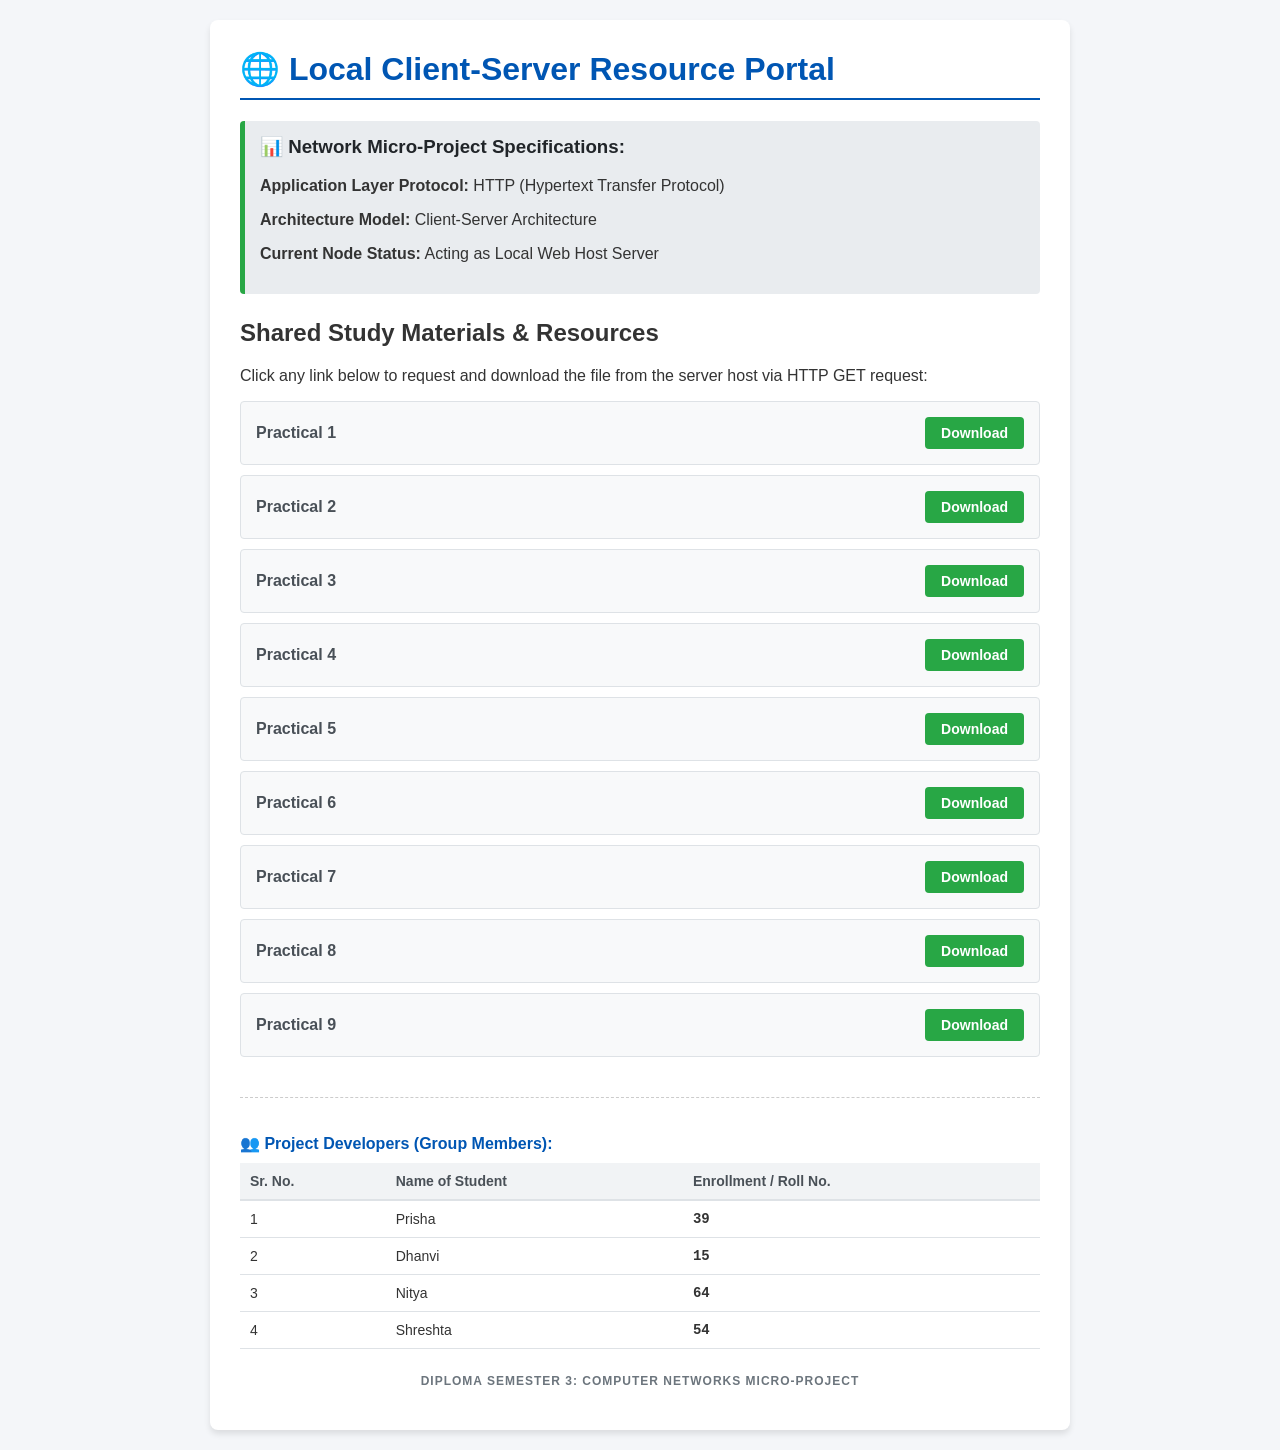
<file: index.html>
<!DOCTYPE html>
<html lang="en">
<head>
    <meta charset="UTF-8">
    <meta name="viewport" content="width=device-width, initial-scale=1.0">
    <title>Local Client-Server File Portal (Practical)</title>
    <style>
        body {
            font-family: 'Segoe UI', Tahoma, Geneva, Verdana, sans-serif;
            background-color: #f4f6f9;
            margin: 0;
            padding: 20px;
            color: #333;
        }
        .container {
            max-width: 800px;
            margin: 0 auto;
            background: #ffffff;
            padding: 30px;
            border-radius: 8px;
            box-shadow: 0 4px 6px rgba(0,0,0,0.1);
        }
        h1 {
            color: #0056b3;
            border-bottom: 2px solid #0056b3;
            padding-bottom: 10px;
            margin-top: 0;
        }
        .network-box {
            background-color: #e9ecef;
            padding: 15px;
            border-left: 5px solid #28a745;
            margin-bottom: 25px;
            border-radius: 4px;
        }
        .network-box h3 {
            margin-top: 0;
            color: #212529;
        }
        .file-list {
            list-style: none;
            padding: 0;
        }
        .file-item {
            display: flex;
            justify-content: space-between;
            align-items: center;
            padding: 15px;
            background: #f8f9fa;
            border: 1px solid #dee2e6;
            margin-bottom: 10px;
            border-radius: 4px;
        }
        .file-name {
            font-weight: bold;
            color: #495057;
        }
        .download-btn {
            background-color: #28a745;
            color: white;
            text-decoration: none;
            padding: 8px 16px;
            border-radius: 4px;
            font-size: 14px;
            font-weight: bold;
            transition: background 0.2s ease;
        }
        .download-btn:hover {
            background-color: #218838;
        }
        footer {
            margin-top: 40px;
            border-top: 1px dashed #ccc;
            padding-top: 20px;
        }
        .team-table {
            width: 100%;
            border-collapse: collapse;
            margin-top: 10px;
            font-size: 14px;
        }
        .team-table th {
            background-color: #f1f3f5;
            border-bottom: 2px solid #dee2e6;
            padding: 10px;
            text-align: left;
            color: #495057;
        }
        .team-table td {
            padding: 10px;
            border-bottom: 1px solid #dee2e6;
            text-align: left;
        }
        .project-title-footer {
            margin-top: 25px;
            font-size: 12px;
            letter-spacing: 1px;
            text-align: center;
            color: #6c757d;
        }
    </style>
</head>
<body>

<div class="container">
    <!-- Header Section -->
    <h1>🌐 Local Client-Server Resource Portal</h1>
    
    <!-- Technical Specifications Panel (For the Examiner) -->
    <div class="network-box">
        <h3>📊 Network Micro-Project Specifications:</h3>
        <p><strong>Application Layer Protocol:</strong> HTTP (Hypertext Transfer Protocol)</p>
        <p><strong>Architecture Model:</strong> Client-Server Architecture</p>
        <p><strong>Current Node Status:</strong> Acting as Local Web Host Server</p>
    </div>

    <!-- Main Content Area -->
    <h2>Shared Study Materials & Resources</h2>
    <p>Click any link below to request and download the file from the server host via HTTP GET request:</p>

    <ul class="file-list">
        <!-- These files should sit in your folder so they don't give a 404 error -->
        <li class="file-item">
            <span class="file-name">Practical 1</span>
            <a href="PRACTICAL 1.pdf" class="download-btn" download>Download</a>
        </li>

        <li class="file-item">
            <span class="file-name">Practical 2</span>
            <a href="PRACTICAL 2.pdf" class="download-btn" download>Download</a>
        </li>

        <li class="file-item">
            <span class="file-name">Practical 3</span>
            <a href="PRACTICAL 3.pdf" class="download-btn" download>Download</a>
        </li>

        <li class="file-item">
            <span class="file-name">Practical 4</span>
            <a href="PRACTICAL 4.pdf" class="download-btn" download>Download</a>
        </li>

        <li class="file-item">
            <span class="file-name">Practical 5</span>
            <a href="PRACTICAL 5.pdf" class="download-btn" download>Download</a>
        </li>

        <li class="file-item">
            <span class="file-name">Practical 6</span>
            <a href="PRACTICAL 6.pdf" class="download-btn" download>Download</a>
        </li>

        <li class="file-item">
            <span class="file-name">Practical 7</span>
            <a href="PRACTICAL 7.pdf" class="download-btn" download>Download</a>
        </li>

        <li class="file-item">
            <span class="file-name">Practical 8</span>
            <a href="PRACTICAL 8.pdf" class="download-btn" download>Download</a>
        </li>

        <li class="file-item">
            <span class="file-name">Practical 9</span>
            <a href="PRACTICAL 9.pdf" class="download-btn" download>Download</a>
        </li>
    </ul>

    <!-- Customized Team Footer Section -->
    <footer>
        <p style="font-weight: bold; color: #0056b3; margin-bottom: 5px; font-size: 16px;">👥 Project Developers (Group Members):</p>
        <table class="team-table">
            <thead>
                <tr>
                    <th>Sr. No.</th>
                    <th>Name of Student</th>
                    <th>Enrollment / Roll No.</th>
                </tr>
            </thead>
            <tbody>
                <tr>
                    <td>1</td>
                    <td style="font-weight: 500;">Prisha</td>
                    <td style="font-family: monospace; font-weight: bold;">39</td>
                </tr>
                <tr>
                    <td>2</td>
                    <td style="font-weight: 500;">Dhanvi</td>
                    <td style="font-family: monospace; font-weight: bold;">15</td>
                </tr>
                <tr>
                    <td>3</td>
                    <td style="font-weight: 500;">Nitya</td>
                    <td style="font-family: monospace; font-weight: bold;">64</td>
                </tr>
                <tr>
                    <td>4</td>
                    <td style="font-weight: 500;">Shreshta</td>
                    <td style="font-family: monospace; font-weight: bold;">54</td>
                </tr>
            </tbody>
        </table>
        
        <p class="project-title-footer">
            <strong>DIPLOMA SEMESTER 3: COMPUTER NETWORKS MICRO-PROJECT</strong>
        </p>
    </footer>
</div>

</body>
</html>
</file>
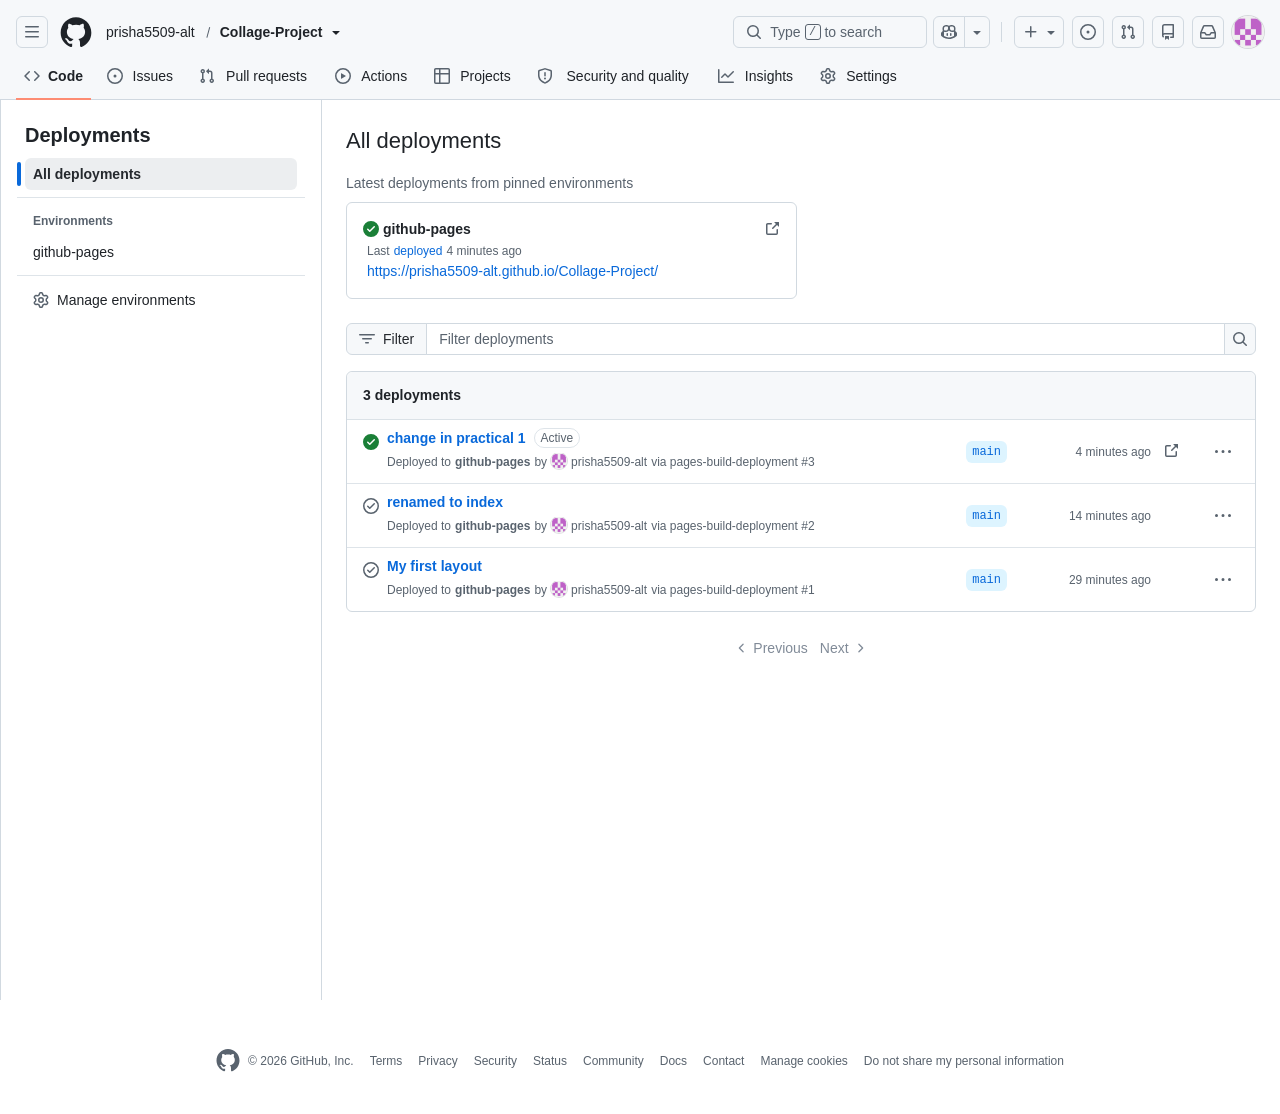
<file: Deployments · prisha5509-alt_Collage-Project.html>
<!DOCTYPE html>
<!-- saved from url=(0061)https://github.com/prisha5509-alt/Collage-Project/deployments -->
<html lang="en" data-color-mode="auto" data-light-theme="light" data-dark-theme="dark" data-a11y-animated-images="system" data-a11y-link-underlines="true" class="js-focus-visible" data-js-focus-visible="" data-turbo-loaded=""><head><meta http-equiv="Content-Type" content="text/html; charset=UTF-8"><style type="text/css">.turbo-progress-bar {
  position: fixed;
  display: block;
  top: 0;
  left: 0;
  height: 3px;
  background: #0076ff;
  z-index: 2147483647;
  transition:
    width 300ms ease-out,
    opacity 150ms 150ms ease-in;
  transform: translate3d(0, 0, 0);
}
</style><style>
:root {
  --fontStack-monospace: "Monaspace Neon", ui-monospace, SFMono-Regular, SF Mono, Menlo, Consolas, Liberation Mono, monospace !important;
}
</style>




  
    
  <link rel="dns-prefetch" href="https://github.githubassets.com/">
  <link rel="dns-prefetch" href="https://avatars.githubusercontent.com/">
  <link rel="dns-prefetch" href="https://github-cloud.s3.amazonaws.com/">
  <link rel="dns-prefetch" href="https://user-images.githubusercontent.com/">
  <link rel="preconnect" href="https://github.githubassets.com/" crossorigin="">
  <link rel="preconnect" href="https://avatars.githubusercontent.com/">

<script type="importmap" nonce="">{"imports":{"react":"https://github.githubassets.com/assets/react-376ca33a9466664f.js","react/compiler-runtime":"https://github.githubassets.com/assets/react-compiler-runtime-4610bd6d3de9c049.js","scheduler":"https://github.githubassets.com/assets/scheduler-58b860b049ca307c.js","react-dom":"https://github.githubassets.com/assets/react-dom-7cea470bc50e1fc3.js","react-dom/client":"https://github.githubassets.com/assets/react-dom-client-524a147cec1d5bf2.js","react-is":"https://github.githubassets.com/assets/react-is-2cc4b76875d9b0d8.js","react/jsx-dev-runtime":"https://github.githubassets.com/assets/react-jsx-dev-runtime-ea55d68667d559e5.js","react/jsx-runtime":"https://github.githubassets.com/assets/react-jsx-runtime-4915cb0f5b3aff04.js","react-reconciler":"https://github.githubassets.com/assets/react-reconciler-d318e9cce8fcc092.js"}}</script>
<meta name="react-profiling" content="0" data-turbo-transient="true">
<meta name="react-import-map" content="react,react-dom,react-dom/client,react-dom/profiling,react-is,react-reconciler,react/compiler-runtime,react/jsx-dev-runtime,react/jsx-runtime,scheduler@bff5c6a9e8e2" data-turbo-track="reload">
<link crossorigin="anonymous" rel="modulepreload" href="https://github.githubassets.com/assets/react-376ca33a9466664f.js">
<link crossorigin="anonymous" rel="modulepreload" href="https://github.githubassets.com/assets/react-compiler-runtime-4610bd6d3de9c049.js">
<link crossorigin="anonymous" rel="modulepreload" href="https://github.githubassets.com/assets/scheduler-58b860b049ca307c.js">
<link crossorigin="anonymous" rel="modulepreload" href="https://github.githubassets.com/assets/react-dom-7cea470bc50e1fc3.js">
<link crossorigin="anonymous" rel="modulepreload" href="https://github.githubassets.com/assets/react-dom-client-524a147cec1d5bf2.js">
<link crossorigin="anonymous" rel="modulepreload" href="https://github.githubassets.com/assets/react-is-2cc4b76875d9b0d8.js">
<link crossorigin="anonymous" rel="modulepreload" href="https://github.githubassets.com/assets/react-jsx-runtime-4915cb0f5b3aff04.js">
<link crossorigin="anonymous" rel="modulepreload" href="https://github.githubassets.com/assets/react-reconciler-d318e9cce8fcc092.js">

  


  <link crossorigin="anonymous" media="all" rel="stylesheet" href="./Deployments · prisha5509-alt_Collage-Project_files/light-99f877e9ddfc0e51.css"><link crossorigin="anonymous" media="all" rel="stylesheet" href="./Deployments · prisha5509-alt_Collage-Project_files/dark-79ad2ace604703b3.css"><link data-color-theme="light_high_contrast" crossorigin="anonymous" media="all" rel="stylesheet" data-href="https://github.githubassets.com/assets/light_high_contrast-48fdd0811afbab3c.css"><link data-color-theme="light_colorblind" crossorigin="anonymous" media="all" rel="stylesheet" data-href="https://github.githubassets.com/assets/light_colorblind-f4bf1142976e4bbf.css"><link data-color-theme="light_colorblind_high_contrast" crossorigin="anonymous" media="all" rel="stylesheet" data-href="https://github.githubassets.com/assets/light_colorblind_high_contrast-f661b49995ba0bd8.css"><link data-color-theme="light_tritanopia" crossorigin="anonymous" media="all" rel="stylesheet" data-href="https://github.githubassets.com/assets/light_tritanopia-0b38d22346321c92.css"><link data-color-theme="light_tritanopia_high_contrast" crossorigin="anonymous" media="all" rel="stylesheet" data-href="https://github.githubassets.com/assets/light_tritanopia_high_contrast-f1c62c9e70259b9f.css"><link data-color-theme="dark_high_contrast" crossorigin="anonymous" media="all" rel="stylesheet" data-href="https://github.githubassets.com/assets/dark_high_contrast-24484a076f02295f.css"><link data-color-theme="dark_colorblind" crossorigin="anonymous" media="all" rel="stylesheet" data-href="https://github.githubassets.com/assets/dark_colorblind-f50cacf0a86b9929.css"><link data-color-theme="dark_colorblind_high_contrast" crossorigin="anonymous" media="all" rel="stylesheet" data-href="https://github.githubassets.com/assets/dark_colorblind_high_contrast-e61d4f4ca17852c2.css"><link data-color-theme="dark_tritanopia" crossorigin="anonymous" media="all" rel="stylesheet" data-href="https://github.githubassets.com/assets/dark_tritanopia-39c10993d5603fac.css"><link data-color-theme="dark_tritanopia_high_contrast" crossorigin="anonymous" media="all" rel="stylesheet" data-href="https://github.githubassets.com/assets/dark_tritanopia_high_contrast-73236c840c0c7d90.css"><link data-color-theme="dark_dimmed" crossorigin="anonymous" media="all" rel="stylesheet" data-href="https://github.githubassets.com/assets/dark_dimmed-0de76f07cc035b10.css"><link data-color-theme="dark_dimmed_high_contrast" crossorigin="anonymous" media="all" rel="stylesheet" data-href="https://github.githubassets.com/assets/dark_dimmed_high_contrast-fd1500c8744e40d6.css">

  <style type="text/css">
    :root {
      --tab-size-preference: 4;
    }

    pre, code {
      tab-size: var(--tab-size-preference);
    }
  </style>

    <link crossorigin="anonymous" media="all" rel="stylesheet" href="./Deployments · prisha5509-alt_Collage-Project_files/primer-primitives-ed9ca172356fd545.css">
    <link crossorigin="anonymous" media="all" rel="stylesheet" href="./Deployments · prisha5509-alt_Collage-Project_files/primer-tailwind-compatible-330c475bd59f66d2.css">
    <link crossorigin="anonymous" media="all" rel="stylesheet" href="./Deployments · prisha5509-alt_Collage-Project_files/global-adcabba7b5c5d221.css">
    <link crossorigin="anonymous" media="all" rel="stylesheet" href="./Deployments · prisha5509-alt_Collage-Project_files/github-552513ad07a183a1.css">
    <link crossorigin="anonymous" media="all" rel="stylesheet" href="./Deployments · prisha5509-alt_Collage-Project_files/tailwind-46b53ca2d13bc09d.css">
  <link crossorigin="anonymous" media="all" rel="stylesheet" href="./Deployments · prisha5509-alt_Collage-Project_files/repository-11ee8a031c040c1a.css">

  

  <script type="application/json" id="client-env">{"locale":"en","featureFlags":["actions_enable_background_steps","actions_workflow_language_service_allow_case_function","activity_diff_file_tree","activity_repos_file_tree","activity_repos_overview_header","activity_repos_overview_sidebar","agent_author_search_expansion","agent_author_search_expansion_ui_pulls","alternate_user_config_repo","billing_billable_licenses_cost_center_bucket_fix","billing_budget_expiration","billing_copilot_license_budget_use_license_count","billing_cost_center_list_assigned_resources","billing_discount_threshold_notification","billing_ui_budget_pagination_enabled","block_user_close_content","cca_show_aic_usage_per_session","ccr_files_changed_model_picker","ccr_implement_suggestion_refresh","code_quality_enablement_banner_targeting","code_quality_new_repo_selection_card","code_quality_remove_preview","code_view_checks_live_updates","code_view_raf_sticky_lines","codemirror_inp_optimizations","codespaces_prebuild_region_target_update","coding_agent_create_task_strip","coding_agent_third_party_model_ui","contentful_primer_code_blocks","copilot_agent_snippy","copilot_api_agentic_issue_marshal_yaml","copilot_automations_pagination","copilot_chat_automated_review_entrypoint","copilot_chat_clear_model_selection_for_default_change","copilot_chat_compact_tables","copilot_chat_disable_model_picker_while_streaming","copilot_chat_header_reorder","copilot_chat_increase_token_padding","copilot_chat_max_upsell","copilot_chat_minimize_contextual","copilot_chat_model_picker_promotions","copilot_chat_models_browser_cache","copilot_chat_new_topic_nudge","copilot_chat_opening_thread_switch","copilot_chat_reduce_quota_checks","copilot_chat_vision_dotcom_chat_ga_gate","copilot_chat_vision_preview_gate","copilot_css_textarea_autosize","copilot_custom_copilots","copilot_custom_copilots_feature_preview","copilot_diff_reference_context","copilot_duplicate_thread","copilot_extensions_removal_on_marketplace","copilot_fix_failed_workflows_all_skus","copilot_ftp_hyperspace_upgrade_prompt","copilot_hide_hovercard","copilot_immersive_code_block_transition_wrap","copilot_immersive_embedded_draggable","copilot_immersive_embedded_header_button","copilot_immersive_file_block_transition_open","copilot_immersive_file_preview_keep_mounted","copilot_immersive_suggestion_pills","copilot_immersive_task_hyperlinking","copilot_immersive_task_within_chat_thread","copilot_issue_list_show_more","copilot_mc_cli_resume_any_users_task","copilot_mission_control_agent_merge_fix_ci","copilot_mission_control_agent_merge_resolve_conflicts","copilot_mission_control_early_stop","copilot_mission_control_environment_list_icons","copilot_mission_control_managed_sandbox_environments","copilot_mission_control_needs_attention","copilot_mission_control_reasoning_effort","copilot_mission_control_sandbox_remote_bypass","copilot_mission_control_session_filters","copilot_mission_control_task_alive_updates","copilot_mission_control_task_sharing","copilot_org_policy_page_focus_mode","copilot_pr_chat_enhancements","copilot_premium_request_quotas","copilot_prominent_upgrade_button","copilot_resource_panel","copilot_share_active_subthread","copilot_spaces_ga","copilot_spaces_individual_policies_ga","copilot_spark_handle_nil_friendly_name","copilot_swe_agent_authorization_status_ui","copilot_swe_agent_automation_resource_scoped_writes","copilot_swe_agent_hide_model_picker_if_only_auto","copilot_swe_agent_issue_comment_trigger","copilot_swe_agent_pr_comment_model_picker","copilot_swe_agent_pull_request_comment_trigger","copilot_swe_agent_pull_request_merged_trigger","copilot_swe_agent_pull_request_opened_trigger","copilot_swe_agent_pull_request_synchronize_trigger","copilot_swe_agent_use_subagents","copilot_task_api_github_rest_style","copilot_task_scoped_alive_channel","copilot_token_based_billing","copilot_unconfigured_is_inherited","copilot_user_can_upgrade_plan_field","copilot_workbench_sunset","copilot_workbench_sunset_redirect","copilot_workbench_ubb","dashboard_indexeddb_caching","dashboard_lists_max_age_filter","dashboard_surface_persistent_preferences","dashboard_universe_2025","dashboard_universe_2025_feedback_dialog","fgpat_permissions_selector_redesign","flex_cta_groups_mvp","flex_suite_disable_river_accordion_dither","glc_code_quality_repo_settings_workflow_config","hide_github_models_ui","hide_groups_list_for_few_groups","hyperspace_2025_logged_out_batch_1","hyperspace_2025_logged_out_batch_2","hyperspace_2025_logged_out_batch_3","in_product_messaging_datadog_monitoring","ipm_global_transactional_message_copilot","ipm_global_transactional_message_issues","ipm_global_transactional_message_prs","ipm_global_transactional_message_repos","ipm_global_transactional_message_spaces","issue_fields_multi_select","issue_inline_avatars","issue_pinned_views","issue_pinned_views_optimistic_updates","issue_relative_time_micro","issues_dashboard_sso_structured_errors","issues_expanded_file_types","issues_hide_closed_sub_issues","issues_lazy_load_comment_box_suggestions","issues_react_chrome_container_query_fix","issues_react_include_bots_in_pickers","issues_react_ui_feedback","labels_archiving","labels_archiving_info","landing_pages_ninetailed","landing_pages_web_vitals_tracking","lifecycle_label_name_updates","marketing_pages_search_explore_provider","memex_default_issue_create_repository","memex_lazy_hydrate_agent_tasks","memex_live_update_hovercard","memex_mwl_filter_field_delimiter","memex_remove_deprecated_type_issue","memex_roadmap_drag_style","merge_queue_restricted_pushers_warning","merge_status_checks_refetch_dedupe","merge_status_header_feedback","oauth_authorize_clickjacking_protection","octocaptcha_origin_optimization","org_repos_filtered_list_layout","pr_sfv_new_diff_fetch","primer_react_css_anchor_positioning","primer_react_merged_forwarded_refs","property_definition_empty_state_suggestions","prs_copilot_app_open_action","prs_css_anchor_positioning","prs_live_updates_issue_comments","prs_omit_files_routes","prx_files","pull_request_commit_checks_dialog","pull_request_copilot_attribution_header","pull_request_files_virtualization","pull_request_overview_panel_edit_description","pull_request_persister","pull_request_stacks_feedback_dialog","pull_request_stacks_rebase_conflict_instructions","pull_request_virtualization_image_estimate","pull_request_virtualization_scroll_compensation","pull_request_virtualization_scroll_intent","pulls_dashboard_sidebar_layout","react_blob_isolate_code_lines","react_blob_overlay","react_blob_ssr_content_visibility","react_data_router_tanstack_allowed","react_query_props_with_key","react_sandbox_future_tanstack","repo_app","repo_app_agents","repo_app_commits","repo_app_issues","repo_app_pull_requests","repo_app_turbo","repo_issues_sidebar_layout","repo_overview_ask_copilot","repo_pulls_dashboard_surface","repos_contributors_limited_default_range","repos_finder_sidebar_layout","repository_suggester_elastic_search","review_involves_filter","rule_ignored_file_paths","rulesets_actor_list_editor","sample_network_conn_type","secret_scanning_pattern_alerts_link","security_center_artifact_filters_popover","see_who_reacted","semantic_similarity_duplicate_issue_detection","session_logs_ungroup_reasoning_text","site_banner_desktop_copilot_app","site_ghca_pixel_mona","site_github_app_business_enterprise_signup_ctas","site_github_app_ga_page","site_github_app_ga_page_highlight","site_github_app_mobile_native_share","site_global_banner_copilot_day","site_global_banner_dev_days_attendee","site_global_nav_spark_models_removed","spark_prompt_secret_scanning","spark_server_connection_status","suppress_automated_browser_vitals","swp_forms_disable_octocaptcha","thread_resolution_reason","track_notifications_settings_usage","ui_route_code_view","ui_route_repos","ui_service_compute_cohort","ui_service_compute_eligible","ui_service_referrer_metrics","unified_batch_pr_comments","update_issue_suggestions","user_code_paste_ux","viewscreen_sandbox","warn_inaccessible_attachments","webp_support","workbench_store_readonly","react_import_map","react_import_map"],"login":"prisha5509-alt","githubDomain":"https://github.com","copilotApiOverrideUrl":"https://api.individual.githubcopilot.com","cmcApiUrl":"https://api.github.com/cmc_internal/api"}</script>
<link crossorigin="anonymous" rel="modulepreload" href="https://github.githubassets.com/assets/wp-runtime-6bf6d75600c80b6d.js">
<link crossorigin="anonymous" rel="modulepreload" href="https://github.githubassets.com/assets/app-foundation-89338d13d121427c.js">
<link crossorigin="anonymous" rel="modulepreload" href="https://github.githubassets.com/assets/app-runtime-f2019cbeb233bde1.js">
<link crossorigin="anonymous" rel="modulepreload" href="https://github.githubassets.com/assets/fetch-utilities-ef80792c471f3488.js">
<link crossorigin="anonymous" rel="modulepreload" href="https://github.githubassets.com/assets/ser-564408e9198dff6d.js">
<script crossorigin="anonymous" type="module" src="./Deployments · prisha5509-alt_Collage-Project_files/environment-49c0069045f3e975.js.download" defer="defer"></script>
<link crossorigin="anonymous" media="all" rel="stylesheet" href="./Deployments · prisha5509-alt_Collage-Project_files/app-runtime.af0e05d69a93a45d.module.css">
<link crossorigin="anonymous" rel="modulepreload" href="https://github.githubassets.com/assets/catalyst-86a8f5de995615f8.js">
<link crossorigin="anonymous" rel="modulepreload" href="https://github.githubassets.com/assets/selector-observer-e88088f989b27670.js">
<link crossorigin="anonymous" rel="modulepreload" href="https://github.githubassets.com/assets/relative-time-element-85cb37305f54dec4.js">
<link crossorigin="anonymous" rel="modulepreload" href="https://github.githubassets.com/assets/by4-73006a52f155289f.js">
<link crossorigin="anonymous" rel="modulepreload" href="https://github.githubassets.com/assets/ja9-36f036c13c2e3a4c.js">
<link crossorigin="anonymous" rel="modulepreload" href="https://github.githubassets.com/assets/kw-866fd9513ae95106.js">
<link crossorigin="anonymous" rel="modulepreload" href="https://github.githubassets.com/assets/r1-b075aab3204f32f9.js">
<link crossorigin="anonymous" rel="modulepreload" href="https://github.githubassets.com/assets/jz5-7c5d1669717041f8.js">
<link crossorigin="anonymous" rel="modulepreload" href="https://github.githubassets.com/assets/hj-5126390ff433704d.js">
<link crossorigin="anonymous" rel="modulepreload" href="https://github.githubassets.com/assets/j05-dce4d588268f0f7e.js">
<script crossorigin="anonymous" type="module" src="./Deployments · prisha5509-alt_Collage-Project_files/github-elements-3ee7de64b4dc1ebe.js.download" defer="defer"></script>
<script crossorigin="anonymous" type="module" src="./Deployments · prisha5509-alt_Collage-Project_files/element-registry-4a57b5754de7246d.js.download" defer="defer"></script>
<link crossorigin="anonymous" rel="modulepreload" href="https://github.githubassets.com/assets/runtime-helpers-f3f5d71440009c48.js">
<link crossorigin="anonymous" rel="modulepreload" href="https://github.githubassets.com/assets/aria-live-edd4f18194230d9e.js">
<link crossorigin="anonymous" rel="modulepreload" href="https://github.githubassets.com/assets/hotkey-5109c77d7ac61078.js">
<link crossorigin="anonymous" rel="modulepreload" href="https://github.githubassets.com/assets/react-core-48437efa3d3cd977.js">
<link crossorigin="anonymous" rel="modulepreload" href="https://github.githubassets.com/assets/04-a76c47ec12c12e01.js">
<link crossorigin="anonymous" rel="modulepreload" href="https://github.githubassets.com/assets/ur-024971cb63acad59.js">
<link crossorigin="anonymous" rel="modulepreload" href="https://github.githubassets.com/assets/4t-9933bcccf9a9524f.js">
<link crossorigin="anonymous" rel="modulepreload" href="https://github.githubassets.com/assets/6ny-c969fbae697a356f.js">
<link crossorigin="anonymous" rel="modulepreload" href="https://github.githubassets.com/assets/yhq-3a209035a30b1a09.js">
<link crossorigin="anonymous" rel="modulepreload" href="https://github.githubassets.com/assets/z1v-da5b33b877bfa358.js">
<link crossorigin="anonymous" rel="modulepreload" href="https://github.githubassets.com/assets/wo-09f85d22a6c8931b.js">
<link crossorigin="anonymous" rel="modulepreload" href="https://github.githubassets.com/assets/9y-2b7bbfe52237cd25.js">
<link crossorigin="anonymous" rel="modulepreload" href="https://github.githubassets.com/assets/j0-19938a946a79ab0b.js">
<link crossorigin="anonymous" rel="modulepreload" href="https://github.githubassets.com/assets/0p-50de93b282dbc67c.js">
<script crossorigin="anonymous" type="module" src="./Deployments · prisha5509-alt_Collage-Project_files/behaviors-08e45abec3402a08.js.download" defer="defer"></script>
<link crossorigin="anonymous" media="all" rel="stylesheet" href="./Deployments · prisha5509-alt_Collage-Project_files/react-core.1e5be58c2647aea7.module.css">
  
  <link crossorigin="anonymous" rel="modulepreload" href="https://github.githubassets.com/assets/primer-react-99770b25d3ae86cc.js">
<link crossorigin="anonymous" rel="modulepreload" href="https://github.githubassets.com/assets/react-lib-3b03eb55bae46c70.js">
<link crossorigin="anonymous" rel="modulepreload" href="https://github.githubassets.com/assets/aq-ba5f008999aedbd0.js">
<link crossorigin="anonymous" rel="modulepreload" href="https://github.githubassets.com/assets/j6-363f0ebf4f62f310.js">
<link crossorigin="anonymous" rel="modulepreload" href="https://github.githubassets.com/assets/t7l-bf6f21d7e7a43c35.js">
<link crossorigin="anonymous" rel="modulepreload" href="https://github.githubassets.com/assets/fe-7576d9b281e2106a.js">
<link crossorigin="anonymous" rel="modulepreload" href="https://github.githubassets.com/assets/wsr-5fd3071e5a9061ab.js">
<link crossorigin="anonymous" rel="modulepreload" href="https://github.githubassets.com/assets/0n-27006551de0ea3c6.js">
<link crossorigin="anonymous" rel="modulepreload" href="https://github.githubassets.com/assets/d4-052601b28dcad97b.js">
<link crossorigin="anonymous" rel="modulepreload" href="https://github.githubassets.com/assets/kn-9df91178d62344b7.js">
<link crossorigin="anonymous" rel="modulepreload" href="https://github.githubassets.com/assets/gu-f7ba93c785fd0e79.js">
<link crossorigin="anonymous" rel="modulepreload" href="https://github.githubassets.com/assets/vw-338c947efddd977b.js">
<link crossorigin="anonymous" rel="modulepreload" href="https://github.githubassets.com/assets/03-eb3d92393fed4f3d.js">
<link crossorigin="anonymous" rel="modulepreload" href="https://github.githubassets.com/assets/ggk-8342d54164d25e82.js">
<link crossorigin="anonymous" rel="modulepreload" href="https://github.githubassets.com/assets/3dv-b9308191242d404a.js">
<link crossorigin="anonymous" rel="modulepreload" href="https://github.githubassets.com/assets/5u-1e5716b9d72e1492.js">
<link crossorigin="anonymous" rel="modulepreload" href="https://github.githubassets.com/assets/47-1b5c64d51f72e6ea.js">
<link crossorigin="anonymous" rel="modulepreload" href="https://github.githubassets.com/assets/69-974b6f2def47a0b8.js">
<link crossorigin="anonymous" rel="modulepreload" href="https://github.githubassets.com/assets/1xi-bb1d38347f4eae72.js">
<link crossorigin="anonymous" rel="modulepreload" href="https://github.githubassets.com/assets/go-ebfcce90a2ec6467.js">
<link crossorigin="anonymous" rel="modulepreload" href="https://github.githubassets.com/assets/3np-a0186ba63220b6ce.js">
<link crossorigin="anonymous" rel="modulepreload" href="https://github.githubassets.com/assets/on-75d8015f7c16be87.js">
<link crossorigin="anonymous" rel="modulepreload" href="https://github.githubassets.com/assets/bi0-4bed1f4a62a0f8ea.js">
<link crossorigin="anonymous" rel="modulepreload" href="https://github.githubassets.com/assets/fzy-8e68b885c0976943.js">
<link crossorigin="anonymous" rel="modulepreload" href="https://github.githubassets.com/assets/r3-babb795738f57692.js">
<link crossorigin="anonymous" rel="modulepreload" href="https://github.githubassets.com/assets/hv-21cb838ee31b90f6.js">
<link crossorigin="anonymous" rel="modulepreload" href="https://github.githubassets.com/assets/ai-ae9036fc3aba0802.js">
<link crossorigin="anonymous" rel="modulepreload" href="https://github.githubassets.com/assets/62i-6fb0299f6b9e2617.js">
<link crossorigin="anonymous" rel="modulepreload" href="https://github.githubassets.com/assets/ya-a2592ec098759c44.js">
<link crossorigin="anonymous" rel="modulepreload" href="https://github.githubassets.com/assets/e8-31114136ca827148.js">
<link crossorigin="anonymous" rel="modulepreload" href="https://github.githubassets.com/assets/y6c-78baeea49338972b.js">
<link crossorigin="anonymous" rel="modulepreload" href="https://github.githubassets.com/assets/eq-8fb1153a087df336.js">
<link crossorigin="anonymous" rel="modulepreload" href="https://github.githubassets.com/assets/0m-e9cbea11cf0f0564.js">
<link crossorigin="anonymous" rel="modulepreload" href="https://github.githubassets.com/assets/k7k-f80b97c8849824dd.js">
<link crossorigin="anonymous" rel="modulepreload" href="https://github.githubassets.com/assets/d4z-c59060813925dd7c.js">
<script crossorigin="anonymous" type="module" src="./Deployments · prisha5509-alt_Collage-Project_files/repo-deployments-1d5f28997b6ff677.js.download" defer="defer"></script>
<link crossorigin="anonymous" media="all" rel="stylesheet" href="./Deployments · prisha5509-alt_Collage-Project_files/primer-react-css.c4086b4d579ad1e7.module.css">
<link crossorigin="anonymous" media="all" rel="stylesheet" href="./Deployments · prisha5509-alt_Collage-Project_files/ya.8b0940783affb9c8.module.css">
<link crossorigin="anonymous" media="all" rel="stylesheet" href="./Deployments · prisha5509-alt_Collage-Project_files/e8.347775d491bcc3d8.module.css">
<link crossorigin="anonymous" media="all" rel="stylesheet" href="./Deployments · prisha5509-alt_Collage-Project_files/repo-deployments.8d87bb1f5982d0d1.module.css">


  <title>Deployments · prisha5509-alt/Collage-Project</title>



  <meta name="route-pattern" content="/:user_id/:repository/deployments(.:format)" data-turbo-transient="">
  <meta name="route-controller" content="repository_deployments" data-turbo-transient="">
  <meta name="route-action" content="deployments" data-turbo-transient="">
  <meta name="fetch-nonce" content="v2:40e65a4b-ca87-1ae6-9015-f461d5df72b5">

    
  <meta name="current-catalog-service-hash" content="9af12f8ef1ebabf5c69f3df101857bf73e19c551ecfe3bcb69bd6a899972f0d7">


  <meta name="request-id" content="EB48:267644:341282:3849F2:6AA18F97" data-turbo-transient="true"><meta name="html-safe-nonce" content="3dc2f3171e75947c7042c172ded9a116628981323ce019acdac332144a06204c" data-turbo-transient="true"><meta name="visitor-payload" content="[base64]" data-turbo-transient="true"><meta name="visitor-hmac" content="8ba14b7175adf3ec57b1e8b939c93c35c736de217326e44e50ca920e4895e902" data-turbo-transient="true">


    <meta name="hovercard-subject-tag" content="repository:1362918472" data-turbo-transient="">


  <meta name="github-keyboard-shortcuts" content="repository,copilot" data-turbo-transient="true">
  

  <meta name="selected-link" value="repo_deployments" data-turbo-transient="">
  <link rel="assets" href="https://github.githubassets.com/">

    <meta name="google-site-verification" content="Apib7-x98H0j5cPqHWwSMm6dNU4GmODRoqxLiDzdx9I">

<meta name="octolytics-url" content="https://collector.github.com/github/collect"><meta name="octolytics-actor-id" content="310627868"><meta name="octolytics-actor-login" content="prisha5509-alt"><meta name="octolytics-actor-hash" content="15c5fab7897bd1ba967651e7432e592bc7fea28cf369c6d3cfd7077aed7f5a6c">





  <meta name="analytics-location" content="/&lt;user-name&gt;/&lt;repo-name&gt;/repository_deployments/deployments" data-turbo-transient="true">

  




    <meta name="user-login" content="prisha5509-alt">

  <link rel="sudo-modal" href="https://github.com/sessions/sudo_modal">

    <meta name="viewport" content="width=device-width">

    

      <meta name="description" content="Contribute to prisha5509-alt/Collage-Project development by creating an account on GitHub.">

      <link rel="search" type="application/opensearchdescription+xml" href="https://github.com/opensearch.xml" title="GitHub">

    <link rel="fluid-icon" href="https://github.com/fluidicon.png" title="GitHub">
    <meta property="fb:app_id" content="1401488693436528">
    <meta name="apple-itunes-app" content="app-id=1477376905, app-argument=https://github.com/prisha5509-alt/Collage-Project/deployments">

      <meta name="twitter:image" content="https://opengraph.githubassets.com/aae6db7189268ed09136dbb006ecc68b0d2b3f3163f77a7589cb2f6e54eb24a7/prisha5509-alt/Collage-Project"><meta name="twitter:site" content="@github"><meta name="twitter:card" content="summary_large_image"><meta name="twitter:title" content="Deployments · prisha5509-alt/Collage-Project"><meta name="twitter:description" content="Contribute to prisha5509-alt/Collage-Project development by creating an account on GitHub.">
  <meta property="og:image" content="https://opengraph.githubassets.com/aae6db7189268ed09136dbb006ecc68b0d2b3f3163f77a7589cb2f6e54eb24a7/prisha5509-alt/Collage-Project"><meta property="og:image:alt" content="Contribute to prisha5509-alt/Collage-Project development by creating an account on GitHub."><meta property="og:image:width" content="1200"><meta property="og:image:height" content="600"><meta property="og:site_name" content="GitHub"><meta property="og:type" content="object"><meta property="og:title" content="Deployments · prisha5509-alt/Collage-Project"><meta property="og:url" content="https://github.com/prisha5509-alt/Collage-Project"><meta property="og:description" content="Contribute to prisha5509-alt/Collage-Project development by creating an account on GitHub.">
  


      <link rel="shared-web-socket" href="wss://alive.github.com/_sockets/u/310627868/ws?session=eyJ2IjoiVjMiLCJ1IjozMTA2Mjc4NjgsInMiOjIyODk3MDU5NzEsImMiOjkyMzI4Njg0NywidCI6MTc4ODk3Mjk1Mn0=--1fc87536c4766e00f32dfbe2b8d5d007175d67c22196268a647029845243b8e7" data-refresh-url="/_alive" data-session-id="3aa877be124568c5a407464ac0350cb2767d04ed0d0903fdf607c576cb86197a">

      <link rel="service-worker-src" href="https://github.com/assets-cdn/worker/service-worker-21146c9005b18f48.js?current_user=prisha5509-alt&amp;errors_url=https%3A%2F%2Fapi.github.com%2F_private%2Fbrowser%2Ferrors&amp;release=8abd328eaa956f701f7a8ead4fbd780069180a4f&amp;actor_id=310627868&amp;is_staff=false&amp;analytics_collector_url=https%3A%2F%2Fcollector.github.com%2Fgithub%2Fcollect">

      <meta name="hostname" content="github.com">


      <meta name="keyboard-shortcuts-preference" content="all">
      <meta name="hovercards-preference" content="true">
      <meta name="announcement-preference-hovercard" content="true">

        <meta name="expected-hostname" content="github.com">


  <meta http-equiv="x-pjax-version" content="fa6794d2f9e070c5e575c68292d7ceeec00998304e78280c461b5454a25585e2" data-turbo-track="reload">
  <meta http-equiv="x-pjax-csp-version" content="2af6a6627810d190be616096b617c8f37a1419b9435f76190f0e0d7638222ac1" data-turbo-track="reload">
  <meta http-equiv="x-pjax-css-version" content="b7a4653359baeee3d827ca91d7c149e4962234557341efae58fad4aa5ce82a0a" data-turbo-track="reload">
  <meta http-equiv="x-pjax-js-version" content="d7255e4ca9a140885ee7f997710d3f3e5ec697d12a30f8c1abd6985a48dd90ba" data-turbo-track="reload">

  <meta name="turbo-cache-control" content="no-preview" data-turbo-transient="">

      <meta name="turbo-cache-control" content="no-cache" data-turbo-transient="">


  <meta name="go-import" content="github.com/prisha5509-alt/Collage-Project git https://github.com/prisha5509-alt/Collage-Project.git">

  <meta name="octolytics-dimension-user_id" content="310627868"><meta name="octolytics-dimension-user_login" content="prisha5509-alt"><meta name="octolytics-dimension-repository_id" content="1362918472"><meta name="octolytics-dimension-repository_nwo" content="prisha5509-alt/Collage-Project"><meta name="octolytics-dimension-repository_public" content="true"><meta name="octolytics-dimension-repository_is_fork" content="false"><meta name="octolytics-dimension-repository_network_root_id" content="1362918472"><meta name="octolytics-dimension-repository_network_root_nwo" content="prisha5509-alt/Collage-Project">
  <meta name="current-repo-nwo" content="prisha5509-alt/Collage-Project">



    

    <meta name="turbo-body-classes" content="logged-in env-production page-responsive text-rendering-optimize-speed">
  <meta name="disable-turbo" content="false">


  <meta name="browser-stats-url" content="https://api.github.com/_private/browser/stats">


  <meta name="browser-errors-url" content="https://api.github.com/_private/browser/errors">

  <meta name="release" content="8abd328eaa956f701f7a8ead4fbd780069180a4f" data-turbo-track="reload">
  <meta name="ui-target" content="full">

  <link rel="mask-icon" href="https://github.githubassets.com/assets/pinned-octocat-093da3e6fa40.svg" color="#000000">
  <link rel="alternate icon" class="js-site-favicon" type="image/png" href="https://github.githubassets.com/favicons/favicon.png">
  <link rel="icon" class="js-site-favicon" type="image/svg+xml" href="https://github.githubassets.com/favicons/favicon.svg" data-base-href="https://github.githubassets.com/favicons/favicon">

<meta name="theme-color" content="#1e2327">
<meta name="color-scheme" content="light dark">


  <link rel="manifest" href="https://github.com/manifest.json" crossorigin="use-credentials">

  <link rel="stylesheet" type="text/css" href="./Deployments · prisha5509-alt_Collage-Project_files/bvx.9041a9097d1c0276.module.css" crossorigin="anonymous"><link rel="stylesheet" type="text/css" href="./Deployments · prisha5509-alt_Collage-Project_files/u2l.4dcb5274b0b2a0bb.module.css" crossorigin="anonymous"><link rel="stylesheet" type="text/css" href="./Deployments · prisha5509-alt_Collage-Project_files/5j.a53928633e8124e7.module.css" crossorigin="anonymous"><link rel="stylesheet" type="text/css" href="./Deployments · prisha5509-alt_Collage-Project_files/5r.aae84376abc656a1.module.css" crossorigin="anonymous"><link rel="stylesheet" type="text/css" href="./Deployments · prisha5509-alt_Collage-Project_files/0l.8d592355730cd64d.module.css" crossorigin="anonymous"><link rel="stylesheet" type="text/css" href="./Deployments · prisha5509-alt_Collage-Project_files/fg.adb81b70ebd48273.module.css" crossorigin="anonymous"><link rel="stylesheet" type="text/css" href="./Deployments · prisha5509-alt_Collage-Project_files/sy.8369382a1bea1d83.module.css" crossorigin="anonymous"><link rel="stylesheet" type="text/css" href="./Deployments · prisha5509-alt_Collage-Project_files/p2.d15f7693995a8cc0.module.css" crossorigin="anonymous"><link rel="stylesheet" type="text/css" href="./Deployments · prisha5509-alt_Collage-Project_files/ig.567218b0608b0d37.module.css" crossorigin="anonymous"><link rel="stylesheet" type="text/css" href="./Deployments · prisha5509-alt_Collage-Project_files/u.d7bdfb98b5635c5f.module.css" crossorigin="anonymous"><link rel="stylesheet" type="text/css" href="./Deployments · prisha5509-alt_Collage-Project_files/8t.aa71cec8ae08eaa7.module.css" crossorigin="anonymous"><link rel="stylesheet" type="text/css" href="./Deployments · prisha5509-alt_Collage-Project_files/h.661c3aebb99bbed5.module.css" crossorigin="anonymous"><link rel="stylesheet" type="text/css" href="./Deployments · prisha5509-alt_Collage-Project_files/w.3b450796cb31e0f5.module.css" crossorigin="anonymous"><link rel="stylesheet" type="text/css" href="./Deployments · prisha5509-alt_Collage-Project_files/ah.3e20dc5f4d14651c.module.css" crossorigin="anonymous"><link rel="stylesheet" type="text/css" href="./Deployments · prisha5509-alt_Collage-Project_files/d3.bc12379406d62f79.module.css" crossorigin="anonymous"><link rel="stylesheet" type="text/css" href="./Deployments · prisha5509-alt_Collage-Project_files/0.eb2f6e271bc8d8f7.module.css" crossorigin="anonymous"><link rel="stylesheet" type="text/css" href="./Deployments · prisha5509-alt_Collage-Project_files/jd.1296e0622276ffb4.module.css" crossorigin="anonymous"><link rel="stylesheet" type="text/css" href="./Deployments · prisha5509-alt_Collage-Project_files/m5.6b227e0f8e866491.module.css" crossorigin="anonymous"><link rel="stylesheet" type="text/css" href="./Deployments · prisha5509-alt_Collage-Project_files/xu.8bc4e282d1345906.module.css" crossorigin="anonymous"><link rel="stylesheet" type="text/css" href="./Deployments · prisha5509-alt_Collage-Project_files/f.80e4bae411e73e41.module.css" crossorigin="anonymous"><link rel="stylesheet" type="text/css" href="./Deployments · prisha5509-alt_Collage-Project_files/h0.9d579518cd604521.module.css" crossorigin="anonymous"></head>

  <body class="logged-in env-production page-responsive text-rendering-optimize-speed" style="word-wrap: break-word;">
    <div data-turbo-body="" class="logged-in env-production page-responsive text-rendering-optimize-speed" style="word-wrap: break-word;">
      <div id="__primerPortalRoot__" style="z-index: 1000; position: absolute; width: 100%;" data-turbo-permanent=""></div>
      

    <div class="position-relative header-wrapper js-header-wrapper ">
      <a href="https://github.com/prisha5509-alt/Collage-Project/deployments#start-of-content" data-skip-target-assigned="false" class="tmp-p-3 color-bg-accent-emphasis color-fg-on-emphasis show-on-focus js-skip-to-content">Skip to content</a>

      <span data-view-component="true" class="progress-pjax-loader Progress position-fixed width-full">
    <span style="width: 0%;" data-view-component="true" class="Progress-item progress-pjax-loader-bar left-0 top-0 color-bg-accent-emphasis"></span>
</span>      
      <link crossorigin="anonymous" rel="modulepreload" href="https://github.githubassets.com/assets/l7j-a8c3c3ab9790e365.js" fetchpriority="low">
<link crossorigin="anonymous" rel="modulepreload" href="https://github.githubassets.com/assets/keyboard-shortcuts-dialog-8d34d9cdabaf578c.js" fetchpriority="low">
<link crossorigin="anonymous" media="all" rel="stylesheet" href="./Deployments · prisha5509-alt_Collage-Project_files/primer-react-css.c4086b4d579ad1e7.module.css">
<link crossorigin="anonymous" media="all" rel="stylesheet" href="./Deployments · prisha5509-alt_Collage-Project_files/keyboard-shortcuts-dialog.1aa686de99b17153.module.css">

<react-partial partial-name="keyboard-shortcuts-dialog" data-ssr="false" data-attempted-ssr="false" data-react-profiling="false" data-catalyst="" class="loaded">
  
  <script type="application/json" data-target="react-partial.embeddedData">{"props":{"docsUrl":"https://docs.github.com/get-started/accessibility/keyboard-shortcuts"}}</script>
  <div data-target="react-partial.reactRoot"><div class="d-none"></div></div>
</react-partial>





      

          

                  <link crossorigin="anonymous" rel="modulepreload" href="https://github.githubassets.com/assets/n4u-6317ce1c31aed1db.js" fetchpriority="low">
<link crossorigin="anonymous" rel="modulepreload" href="https://github.githubassets.com/assets/j8s-20bee5853bd6d53a.js" fetchpriority="low">
<link crossorigin="anonymous" rel="modulepreload" href="https://github.githubassets.com/assets/svf-b7a3f1ead4dba787.js" fetchpriority="low">
<link crossorigin="anonymous" rel="modulepreload" href="https://github.githubassets.com/assets/6n7-47f182aa3b98185e.js" fetchpriority="low">
<link crossorigin="anonymous" rel="modulepreload" href="https://github.githubassets.com/assets/or-d963ea25734ac6d7.js" fetchpriority="low">
<link crossorigin="anonymous" rel="modulepreload" href="https://github.githubassets.com/assets/b1-78b9e19270a36df1.js" fetchpriority="low">
<link crossorigin="anonymous" rel="modulepreload" href="https://github.githubassets.com/assets/c2z-99151942285230c1.js" fetchpriority="low">
<link crossorigin="anonymous" rel="modulepreload" href="https://github.githubassets.com/assets/sp-5d83b2f7ea5b2548.js" fetchpriority="low">
<link crossorigin="anonymous" rel="modulepreload" href="https://github.githubassets.com/assets/qod-f529527753674fb0.js" fetchpriority="low">
<link crossorigin="anonymous" rel="modulepreload" href="https://github.githubassets.com/assets/ql0-5177acc6ac0728e1.js" fetchpriority="low">
<link crossorigin="anonymous" rel="modulepreload" href="https://github.githubassets.com/assets/dgq-ee3b26ac6ab8d353.js" fetchpriority="low">
<link crossorigin="anonymous" rel="modulepreload" href="https://github.githubassets.com/assets/naj-abf08ca0b1436ee5.js" fetchpriority="low">
<link crossorigin="anonymous" rel="modulepreload" href="https://github.githubassets.com/assets/rws-de4f8f7cb26a59f6.js" fetchpriority="low">
<link crossorigin="anonymous" rel="modulepreload" href="https://github.githubassets.com/assets/2j-7e2d64f5f572b359.js" fetchpriority="low">
<link crossorigin="anonymous" rel="modulepreload" href="https://github.githubassets.com/assets/ge-23bf8e530d9738c6.js" fetchpriority="low">
<link crossorigin="anonymous" rel="modulepreload" href="https://github.githubassets.com/assets/dj-c882453e330b8813.js" fetchpriority="low">
<link crossorigin="anonymous" rel="modulepreload" href="https://github.githubassets.com/assets/global-nav-bar-1cd3630f9e6949f2.js" fetchpriority="low">
<link crossorigin="anonymous" media="all" rel="stylesheet" href="./Deployments · prisha5509-alt_Collage-Project_files/primer-react-css.c4086b4d579ad1e7.module.css">
<link crossorigin="anonymous" media="all" rel="stylesheet" href="./Deployments · prisha5509-alt_Collage-Project_files/ql0.f01d7c6c66bf2481.module.css">
<link crossorigin="anonymous" media="all" rel="stylesheet" href="./Deployments · prisha5509-alt_Collage-Project_files/global-nav-bar.1fc64fbf482ccd47.module.css">

<react-partial partial-name="global-nav-bar" data-ssr="true" data-attempted-ssr="true" data-react-profiling="false" data-catalyst="" class="loaded">
  
  <script type="application/json" data-target="react-partial.embeddedData">{"props":{"contextRegion":{"crumbs":[{"crumb_type":"user","label":"prisha5509-alt","is_root":false,"href":"/prisha5509-alt"},{"crumb_type":"repository","label":"Collage-Project","is_root":false,"href":"/prisha5509-alt/Collage-Project"}],"localNavigation":[{"id":"code","icon":"code","label":"Code","href":"/prisha5509-alt/Collage-Project","selectedLinks":["repo_source","repo_downloads","repo_commits","repo_releases","repo_tags","repo_branches","repo_packages","repo_deployments","repo_attestations"],"popoverTarget":false,"commandId":"repositories:go-to-code","reactNav":{"appTarget":"code-view","anchor":"code-view-repo-link"},"turboNav":{"frame":"repo-content-turbo-frame"}},{"id":"issues","icon":"issue-opened","label":"Issues","href":"/prisha5509-alt/Collage-Project/issues","selectedLinks":["repo_issues","repo_labels","repo_milestones"],"count":0,"popoverTarget":false,"commandId":"repositories:go-to-issues","reactNav":{"appTarget":"issues-react","anchor":null},"turboNav":{"frame":"repo-content-turbo-frame"}},{"id":"pull-requests","icon":"git-pull-request","label":"Pull requests","href":"/prisha5509-alt/Collage-Project/pulls","selectedLinks":["repo_pulls","checks"],"count":0,"popoverTarget":false,"commandId":"repositories:go-to-pull-requests","reactNav":{"appTarget":"repo","anchor":null},"turboNav":{"frame":"repo-content-turbo-frame"}},{"id":"actions","icon":"play","label":"Actions","href":"/prisha5509-alt/Collage-Project/actions","selectedLinks":["repo_actions"],"popoverTarget":false,"commandId":"repositories:go-to-actions","reactNav":{"appTarget":null,"anchor":null},"turboNav":{"frame":"repo-content-turbo-frame"}},{"id":"projects","icon":"table","label":"Projects","href":"/prisha5509-alt/Collage-Project/projects","selectedLinks":["repo_projects","new_repo_project","repo_project"],"popoverTarget":false,"commandId":"repositories:go-to-projects","reactNav":{"appTarget":null,"anchor":null},"turboNav":{"frame":"repo-content-turbo-frame"}},{"id":"security-and-quality","icon":"shield","label":"Security and quality","href":"/prisha5509-alt/Collage-Project/security","selectedLinks":["security","overview","alerts","policy","token_scanning","code_scanning"],"count":0,"popoverTarget":false,"commandId":"repositories:go-to-security","reactNav":{"appTarget":null,"anchor":null},"turboNav":{"frame":"repo-content-turbo-frame"}},{"id":"insights","icon":"graph","label":"Insights","href":"/prisha5509-alt/Collage-Project/pulse","selectedLinks":["repo_graphs","repo_contributors","dependency_graph","dependabot_updates","pulse","people","community"],"popoverTarget":false,"commandId":"repositories:go-to-insights","reactNav":{"appTarget":null,"anchor":null},"turboNav":{"frame":"repo-content-turbo-frame"}},{"id":"settings","icon":"gear","label":"Settings","href":"/prisha5509-alt/Collage-Project/settings","selectedLinks":["code_review_limits","code_quality","codespaces_repository_settings","collaborators","custom_tabs","github_models_repo_settings","hooks","integration_installations","interaction_limits","issue_template_editor","key_links_settings","license_policy","notifications","repo_announcements","repo_branch_settings","repo_custom_properties","repo_keys_settings","repo_pages_settings","repo_protected_tags_settings","repo_rule_insights","repo_rule_insights_dashboard","repo_rules_bypass_requests","repo_rulesets","repo_settings_copilot_coding_guidelines","repo_settings_copilot_content_exclusion","repo_settings_copilot_dreams","repo_settings_copilot_internet_access","repo_settings_copilot_mcp","repo_settings_copilot_swe_agent","repo_settings","repo_suggestions_settings","reported_content","repository_actions_settings_add_new_runner","repository_actions_settings_general","repository_actions_settings_runner_details","repository_actions_settings_runners","repository_actions_settings","repository_actions_settings_policies","repository_actions_settings_policies_insights","repository_actions_settings_oidc_configuration","repository_drives_settings","repository_environments","role_details","secrets_settings_actions","secrets_settings_agents","secrets_settings_codespaces","secrets_settings_dependabot","secrets","security_analysis","security_products"],"popoverTarget":false,"commandId":"repositories:go-to-settings","reactNav":{"appTarget":null,"anchor":null},"turboNav":{"frame":"repo-content-turbo-frame"}}],"localNavigationUpdateChannel":"eyJjIjoicmVwbzoxMzYyOTE4NDcyOnVzZXI6MzEwNjI3ODY4OnNldHRpbmdzIiwidCI6MTc4ODk3Mjk1MX0=--2305a4ca2f19131685ac39725d640f6ab72ab1370e4606ef96ed80b31fbc1d25","selectedLink":null,"currentPath":"/prisha5509-alt/Collage-Project/deployments"},"owner":{"login":"prisha5509-alt","name":null,"avatarUrl":"https://avatars.githubusercontent.com/u/310627868?v=4"},"userMenu":{"owner":{"login":"prisha5509-alt","name":null,"avatarUrl":"https://avatars.githubusercontent.com/u/310627868?v=4"}},"headerLogo":{"href":"/","aria-label":"Homepage "},"notifications":{"indicatorMode":"none","websocketChannel":"eyJjIjoibm90aWZpY2F0aW9uLWNoYW5nZWQ6MzEwNjI3ODY4IiwidCI6MTc4ODk3Mjk1MX0=--c7d2a1e4cda652b64591486f2c299de2e3a02fbc518391ffd2b1104b1fe41676","fetchIndicatorSrc":"/notifications/indicator","fetchIndicatorEnabled":true},"issues":{"href":"/issues"},"pulls":{"href":"/pulls"},"contributedRepos":{"href":"/repos"},"copilot":{"show":true,"showAgentsButton":false,"copilotChatUrl":"/github-copilot/chat?skip_anchor=true","copilotApiUrl":"https://api.individual.githubcopilot.com"},"search":{"show":true,"showCommandPalette":false,"isSearchPage":false,"isJumpToSearch":false,"searchContext":{"scope":"repo:prisha5509-alt/Collage-Project","current_repo_name":"Collage-Project","current_repo_nwo":"prisha5509-alt/Collage-Project","user_id":"prisha5509-alt"}},"enterpriseBanner":{"show":false},"globalTransactionalMessage":[],"payloadsUrl":"/_global-navigation/payloads.json?can_toggle_site_admin_and_employee_status=0\u0026is_admin_mode_on=0\u0026is_ui_opted_out=0\u0026show_ui_opt_out=0\u0026v=2"}}</script>
  <div data-target="react-partial.reactRoot"><link rel="preload" as="image" href="./Deployments · prisha5509-alt_Collage-Project_files/310627868"><header role="banner" aria-label="Global navigation menu" data-component="Stack" class="GlobalNav styles-module__appHeader__YzYWk prc-Stack-Stack-UQ9k6" data-gap="none" data-direction="vertical" data-align="stretch" data-wrap="nowrap" data-justify="start" data-padding="none"><div data-component="Stack" class="prc-Stack-Stack-UQ9k6" data-direction="horizontal" data-align="center" data-wrap="nowrap" data-justify="center" data-padding="none"><div data-testid="top-nav-left" data-component="Stack" class="styles-module__left__Fylw7 styles-module__withLocalNavigation__rjTJ_ prc-Stack-Stack-UQ9k6" data-gap="condensed" data-direction="horizontal" data-align="stretch" data-wrap="nowrap" data-justify="start" data-padding="normal"><div data-loading-wrapper="true"><button data-component="IconButton" type="button" aria-haspopup="dialog" class="prc-Button-ButtonBase-9n-Xk styles-module__appHeaderButton__axedQ prc-Button-IconButton-fyge7" data-loading="false" data-no-visuals="true" data-size="medium" data-variant="invisible" aria-labelledby="_R_1b5_"><svg data-component="Octicon" aria-hidden="true" focusable="false" class="octicon octicon-three-bars" viewBox="0 0 16 16" width="16" height="16" fill="currentColor" display="inline-block" overflow="visible" style="vertical-align:text-bottom"><path d="M1 2.75A.75.75 0 0 1 1.75 2h12.5a.75.75 0 0 1 0 1.5H1.75A.75.75 0 0 1 1 2.75Zm0 5A.75.75 0 0 1 1.75 7h12.5a.75.75 0 0 1 0 1.5H1.75A.75.75 0 0 1 1 7.75ZM1.75 12h12.5a.75.75 0 0 1 0 1.5H1.75a.75.75 0 0 1 0-1.5Z"></path></svg></button></div><span class="prc-TooltipV2-Tooltip-tLeuB" data-direction="se" data-component="Tooltip" aria-hidden="true" id="_R_1b5_" popover="auto" style="top: 52px; left: 16px;">Open menu</span><div class="d-none"></div><a data-component="IconButton" type="button" class="prc-Button-ButtonBase-9n-Xk styles-module__appHeaderHome__nkA_U prc-Button-IconButton-fyge7" data-loading="false" data-no-visuals="true" data-size="medium" data-variant="invisible" aria-labelledby="_R_1j5_" href="https://github.com/" data-discover="true"><svg data-component="Octicon" aria-hidden="true" focusable="false" class="octicon octicon-mark-github" viewBox="0 0 24 24" width="32" height="32" fill="currentColor" display="inline-block" overflow="visible" style="vertical-align:text-bottom"><path d="M10.226 17.284c-2.965-.36-5.054-2.493-5.054-5.256 0-1.123.404-2.336 1.078-3.144-.292-.741-.247-2.314.09-2.965.898-.112 2.111.36 2.83 1.01.853-.269 1.752-.404 2.853-.404 1.1 0 1.999.135 2.807.382.696-.629 1.932-1.1 2.83-.988.315.606.36 2.179.067 2.942.72.854 1.101 2 1.101 3.167 0 2.763-2.089 4.852-5.098 5.234.763.494 1.28 1.572 1.28 2.807v2.336c0 .674.561 1.056 1.235.786 4.066-1.55 7.255-5.615 7.255-10.646C23.5 6.188 18.334 1 11.978 1 5.62 1 .5 6.188.5 12.545c0 4.986 3.167 9.12 7.435 10.669.606.225 1.19-.18 1.19-.786V20.63a2.9 2.9 0 0 1-1.078.224c-1.483 0-2.359-.808-2.987-2.313-.247-.607-.517-.966-1.034-1.033-.27-.023-.359-.135-.359-.27 0-.27.45-.471.898-.471.652 0 1.213.404 1.797 1.235.45.651.921.943 1.483.943.561 0 .92-.202 1.437-.719.382-.381.674-.718.944-.943"></path></svg></a><span class="prc-TooltipV2-Tooltip-tLeuB" data-direction="s" data-component="Tooltip" aria-hidden="true" popover="auto"><span id="_R_1j5_">Homepage <span class="prc-src-InternalVisuallyHidden-2YaI6">(<!-- -->g then d<!-- -->)</span></span><span class="prc-TooltipV2-KeybindingHintContainer-Ymj-3 prc-TooltipV2-HasTextBefore-fdOXj" aria-hidden="true" data-component="Tooltip.KeybindingHintContainer"><kbd class="prc-KeybindingHint-KeybindingHint-qpYIs prc-Text-Text-9mHv3" data-component="KeybindingHint" data-testid="keybinding-hint"><span class="prc-components-Chord-DdhWN prc-components-ChordOnEmphasis-O-4BS prc-components-ChordSmall-c-P-x prc-Text-Text-9mHv3" data-component="Text" data-kbd-chord="true"> <span class="prc-src-InternalVisuallyHidden-2YaI6">g</span><span aria-hidden="true">G</span></span><span class="prc-src-InternalVisuallyHidden-2YaI6">then</span> <span class="prc-components-Chord-DdhWN prc-components-ChordOnEmphasis-O-4BS prc-components-ChordSmall-c-P-x prc-Text-Text-9mHv3" data-component="Text" data-kbd-chord="true"> <span class="prc-src-InternalVisuallyHidden-2YaI6">d</span><span aria-hidden="true">D</span></span></kbd></span></span><div class="d-none"></div></div><div data-testid="top-nav-center" data-component="Stack" class="styles-module__center__R3QRv styles-module__withLocalNavigation__rjTJ_ prc-Stack-Stack-UQ9k6" data-gap="condensed" data-direction="horizontal" data-align="stretch" data-wrap="nowrap" data-justify="start" data-padding="normal"><nav class="styles-module__contextRegion__VbSp2 prc-Breadcrumbs-BreadcrumbsBase-3Gb-B" aria-label="Breadcrumbs" data-overflow="menu" data-variant="normal" data-component="Breadcrumbs"><ol class="prc-Breadcrumbs-BreadcrumbsList-BKjpe"><li class="prc-Breadcrumbs-ItemWrapper-k0NLn"><a class="styles-module__contextCrumb__IzGIq prc-Breadcrumbs-Item-jcraJ" data-component="Breadcrumbs.Item" href="https://github.com/prisha5509-alt" data-discover="true"><span class="">prisha5509-alt</span></a></li><li class="prc-Breadcrumbs-ItemWrapper-k0NLn"><a class="styles-module__contextCrumb__IzGIq styles-module__contextCrumbLast__tI2e3 styles-module__repoPickerCrumb__dk81Q prc-Breadcrumbs-Item-jcraJ" data-component="Breadcrumbs.Item" href="https://github.com/prisha5509-alt/Collage-Project" data-discover="true">Collage-Project</a><div class="d-none"></div><button data-component="IconButton" type="button" aria-haspopup="true" aria-expanded="false" tabindex="0" class="prc-Button-ButtonBase-9n-Xk styles-module__contextCrumb__IzGIq styles-module__repoPickerDropdownButton__WjHYX prc-Button-IconButton-fyge7" data-loading="false" data-no-visuals="true" data-size="small" data-variant="invisible" aria-labelledby="_R_3eqd5_" id="_R_eqd5_" style="anchor-name: --anchored-overlay-anchor-_R_eqd5H1_;"><svg data-component="Octicon" aria-hidden="true" focusable="false" class="octicon octicon-triangle-down" viewBox="0 0 16 16" width="16" height="16" fill="currentColor" display="inline-block" overflow="visible" style="vertical-align:text-bottom"><path d="m4.427 7.427 3.396 3.396a.25.25 0 0 0 .354 0l3.396-3.396A.25.25 0 0 0 11.396 7H4.604a.25.25 0 0 0-.177.427Z"></path></svg></button><span class="prc-TooltipV2-Tooltip-tLeuB" data-direction="s" data-component="Tooltip" aria-hidden="true" popover="auto"><span id="_R_3eqd5_">Switch repository<span class="prc-src-InternalVisuallyHidden-2YaI6">(<!-- -->alt shift r<!-- -->)</span></span><span class="prc-TooltipV2-KeybindingHintContainer-Ymj-3 prc-TooltipV2-HasTextBefore-fdOXj" aria-hidden="true" data-component="Tooltip.KeybindingHintContainer"><kbd class="prc-KeybindingHint-KeybindingHint-qpYIs prc-Text-Text-9mHv3" data-component="KeybindingHint" data-testid="keybinding-hint"><span class="prc-components-Chord-DdhWN prc-components-ChordOnEmphasis-O-4BS prc-components-ChordSmall-c-P-x prc-Text-Text-9mHv3" data-component="Text" data-kbd-chord="true"> <span class="prc-src-InternalVisuallyHidden-2YaI6">alt</span><span aria-hidden="true">Alt</span> <span class="prc-src-InternalVisuallyHidden-2YaI6">shift</span><span aria-hidden="true">⇧</span> <span class="prc-src-InternalVisuallyHidden-2YaI6">r</span><span aria-hidden="true">R</span></span></kbd></span></span></li></ol></nav><div class="Search-module__searchButtonGroup__aetw5 prc-ButtonGroup-ButtonGroup-vFUrY" data-component="ButtonGroup"><div class="prc-ButtonGroup-Item-PqvDl"><button data-component="Button" type="button" aria-label="Open quick search dialog, type / to search" class="prc-Button-ButtonBase-9n-Xk styles-module__appHeaderButton__axedQ Search-module__searchButton__aiE0a" data-loading="false" data-size="medium" data-variant="invisible"><span data-component="buttonContent" data-align="center" class="prc-Button-ButtonContent-Iohp5"><span data-component="leadingVisual" class="prc-Button-Visual-YNt2F prc-Button-LeadingVisual-UySKu prc-Button-VisualWrap-E4cnq"><svg data-component="Octicon" aria-hidden="true" focusable="false" class="octicon octicon-search" viewBox="0 0 16 16" width="16" height="16" fill="currentColor" display="inline-block" overflow="visible" style="vertical-align:text-bottom"><path d="M10.68 11.74a6 6 0 0 1-7.922-8.982 6 6 0 0 1 8.982 7.922l3.04 3.04a.749.749 0 0 1-.326 1.275.749.749 0 0 1-.734-.215ZM11.5 7a4.499 4.499 0 1 0-8.997 0A4.499 4.499 0 0 0 11.5 7Z"></path></svg></span><span data-component="text" class="prc-Button-Label-FWkx3"><span class="Search-module__placeholder__p9hbG Search-module__text__veSYi Search-module__value__TFoak">Type <kbd class="Search-module__kbd__WCskr">/</kbd> to search</span></span></span></button></div><div class="prc-ButtonGroup-Item-PqvDl"></div></div><button data-component="IconButton" type="button" class="prc-Button-ButtonBase-9n-Xk styles-module__appHeaderButton__axedQ Search-module__smallSearchButton___8Gvn prc-Button-IconButton-fyge7" data-loading="false" data-no-visuals="true" data-size="medium" data-variant="invisible" aria-labelledby="_R_al5_"><svg data-component="Octicon" aria-hidden="true" focusable="false" class="octicon octicon-search" viewBox="0 0 16 16" width="16" height="16" fill="currentColor" display="inline-block" overflow="visible" style="vertical-align:text-bottom"><path d="M10.68 11.74a6 6 0 0 1-7.922-8.982 6 6 0 0 1 8.982 7.922l3.04 3.04a.749.749 0 0 1-.326 1.275.749.749 0 0 1-.734-.215ZM11.5 7a4.499 4.499 0 1 0-8.997 0A4.499 4.499 0 0 0 11.5 7Z"></path></svg></button><span class="prc-TooltipV2-Tooltip-tLeuB" data-direction="s" data-component="Tooltip" aria-hidden="true" popover="auto"><span id="_R_al5_">Open quick search dialog, type / to search<span class="prc-src-InternalVisuallyHidden-2YaI6">(<!-- -->forward slash<!-- -->)</span></span><span class="prc-TooltipV2-KeybindingHintContainer-Ymj-3 prc-TooltipV2-HasTextBefore-fdOXj" aria-hidden="true" data-component="Tooltip.KeybindingHintContainer"><kbd class="prc-KeybindingHint-KeybindingHint-qpYIs prc-Text-Text-9mHv3" data-component="KeybindingHint" data-testid="keybinding-hint"><span class="prc-components-Chord-DdhWN prc-components-ChordOnEmphasis-O-4BS prc-components-ChordSmall-c-P-x prc-Text-Text-9mHv3" data-component="Text" data-kbd-chord="true"> <span class="prc-src-InternalVisuallyHidden-2YaI6">forward slash</span><span aria-hidden="true">/</span></span></kbd></span></span><div class="d-none"></div></div><div data-testid="top-nav-right" data-component="Stack" class="styles-module__right__mlBQg styles-module__withLocalNavigation__rjTJ_ styles-module__rightWithResponsiveCreateButton__SKn2W prc-Stack-Stack-UQ9k6" data-gap="condensed" data-direction="horizontal" data-align="center" data-wrap="nowrap" data-justify="start" data-padding="normal"><div data-testid="top-bar-actions" data-component="Stack" class="prc-Stack-Stack-UQ9k6" data-gap="condensed" data-direction="horizontal" data-align="center" data-wrap="nowrap" data-justify="start" data-padding="none"><div class="hide-sm hide-md"><div class="CopilotItems-module__Wrapper__BFG9q"><div class="prc-ButtonGroup-ButtonGroup-vFUrY" data-component="ButtonGroup"><div class="prc-ButtonGroup-Item-PqvDl"><a data-component="IconButton" type="button" class="prc-Button-ButtonBase-9n-Xk styles-module__appHeaderButton__axedQ prc-Button-IconButton-fyge7" data-loading="false" data-no-visuals="true" data-size="medium" data-variant="invisible" aria-labelledby="_R_1aif5_" href="https://github.com/copilot" data-discover="true"><svg data-component="Octicon" aria-hidden="true" focusable="false" class="octicon octicon-copilot" viewBox="0 0 16 16" width="16" height="16" fill="currentColor" display="inline-block" overflow="visible" style="vertical-align:text-bottom"><path d="M7.998 15.035c-4.562 0-7.873-2.914-7.998-3.749V9.338c.085-.628.677-1.686 1.588-2.065.013-.07.024-.143.036-.218.029-.183.06-.384.126-.612-.201-.508-.254-1.084-.254-1.656 0-.87.128-1.769.693-2.484.579-.733 1.494-1.124 2.724-1.261 1.206-.134 2.262.034 2.944.765.05.053.096.108.139.165.044-.057.094-.112.143-.165.682-.731 1.738-.899 2.944-.765 1.23.137 2.145.528 2.724 1.261.566.715.693 1.614.693 2.484 0 .572-.053 1.148-.254 1.656.066.228.098.429.126.612.012.076.024.148.037.218.924.385 1.522 1.471 1.591 2.095v1.872c0 .766-3.351 3.795-8.002 3.795Zm0-1.485c2.28 0 4.584-1.11 5.002-1.433V7.862l-.023-.116c-.49.21-1.075.291-1.727.291-1.146 0-2.059-.327-2.71-.991A3.222 3.222 0 0 1 8 6.303a3.24 3.24 0 0 1-.544.743c-.65.664-1.563.991-2.71.991-.652 0-1.236-.081-1.727-.291l-.023.116v4.255c.419.323 2.722 1.433 5.002 1.433ZM6.762 2.83c-.193-.206-.637-.413-1.682-.297-1.019.113-1.479.404-1.713.7-.247.312-.369.789-.369 1.554 0 .793.129 1.171.308 1.371.162.181.519.379 1.442.379.853 0 1.339-.235 1.638-.54.315-.322.527-.827.617-1.553.117-.935-.037-1.395-.241-1.614Zm4.155-.297c-1.044-.116-1.488.091-1.681.297-.204.219-.359.679-.242 1.614.091.726.303 1.231.618 1.553.299.305.784.54 1.638.54.922 0 1.28-.198 1.442-.379.179-.2.308-.578.308-1.371 0-.765-.123-1.242-.37-1.554-.233-.296-.693-.587-1.713-.7Z"></path><path d="M6.25 9.037a.75.75 0 0 1 .75.75v1.501a.75.75 0 0 1-1.5 0V9.787a.75.75 0 0 1 .75-.75Zm4.25.75v1.501a.75.75 0 0 1-1.5 0V9.787a.75.75 0 0 1 1.5 0Z"></path></svg></a><span class="prc-TooltipV2-Tooltip-tLeuB" data-direction="s" data-component="Tooltip" aria-hidden="true" id="_R_1aif5_" popover="auto">Chat with Copilot</span></div><div class="prc-ButtonGroup-Item-PqvDl"><div class="d-none"></div><button data-component="ActionMenu.Button" type="button" aria-label="Open Copilot…" aria-haspopup="true" aria-expanded="false" tabindex="0" class="prc-Button-ButtonBase-9n-Xk styles-module__appHeaderButton__axedQ CopilotItems-module__CopilotMenu__DVdfE" data-loading="false" data-size="medium" data-variant="invisible" id="_R_2iif5_" style="anchor-name: --anchored-overlay-anchor-_R_eiif5H1_;"><span data-component="buttonContent" data-align="center" class="prc-Button-ButtonContent-Iohp5"><span data-component="leadingVisual" class="prc-Button-Visual-YNt2F prc-Button-LeadingVisual-UySKu prc-Button-VisualWrap-E4cnq"><svg data-component="Octicon" aria-hidden="true" focusable="false" class="octicon octicon-copilot" viewBox="0 0 16 16" width="16" height="16" fill="currentColor" display="inline-block" overflow="visible" style="vertical-align:text-bottom"><path d="M7.998 15.035c-4.562 0-7.873-2.914-7.998-3.749V9.338c.085-.628.677-1.686 1.588-2.065.013-.07.024-.143.036-.218.029-.183.06-.384.126-.612-.201-.508-.254-1.084-.254-1.656 0-.87.128-1.769.693-2.484.579-.733 1.494-1.124 2.724-1.261 1.206-.134 2.262.034 2.944.765.05.053.096.108.139.165.044-.057.094-.112.143-.165.682-.731 1.738-.899 2.944-.765 1.23.137 2.145.528 2.724 1.261.566.715.693 1.614.693 2.484 0 .572-.053 1.148-.254 1.656.066.228.098.429.126.612.012.076.024.148.037.218.924.385 1.522 1.471 1.591 2.095v1.872c0 .766-3.351 3.795-8.002 3.795Zm0-1.485c2.28 0 4.584-1.11 5.002-1.433V7.862l-.023-.116c-.49.21-1.075.291-1.727.291-1.146 0-2.059-.327-2.71-.991A3.222 3.222 0 0 1 8 6.303a3.24 3.24 0 0 1-.544.743c-.65.664-1.563.991-2.71.991-.652 0-1.236-.081-1.727-.291l-.023.116v4.255c.419.323 2.722 1.433 5.002 1.433ZM6.762 2.83c-.193-.206-.637-.413-1.682-.297-1.019.113-1.479.404-1.713.7-.247.312-.369.789-.369 1.554 0 .793.129 1.171.308 1.371.162.181.519.379 1.442.379.853 0 1.339-.235 1.638-.54.315-.322.527-.827.617-1.553.117-.935-.037-1.395-.241-1.614Zm4.155-.297c-1.044-.116-1.488.091-1.681.297-.204.219-.359.679-.242 1.614.091.726.303 1.231.618 1.553.299.305.784.54 1.638.54.922 0 1.28-.198 1.442-.379.179-.2.308-.578.308-1.371 0-.765-.123-1.242-.37-1.554-.233-.296-.693-.587-1.713-.7Z"></path><path d="M6.25 9.037a.75.75 0 0 1 .75.75v1.501a.75.75 0 0 1-1.5 0V9.787a.75.75 0 0 1 .75-.75Zm4.25.75v1.501a.75.75 0 0 1-1.5 0V9.787a.75.75 0 0 1 1.5 0Z"></path></svg></span></span><span data-component="trailingAction" class="prc-Button-Visual-YNt2F prc-Button-VisualWrap-E4cnq"><svg data-component="Octicon" aria-hidden="true" focusable="false" class="octicon octicon-triangle-down" viewBox="0 0 16 16" width="16" height="16" fill="currentColor" display="inline-block" overflow="visible" style="vertical-align:text-bottom"><path d="m4.427 7.427 3.396 3.396a.25.25 0 0 0 .354 0l3.396-3.396A.25.25 0 0 0 11.396 7H4.604a.25.25 0 0 0-.177.427Z"></path></svg></span></button></div></div></div></div><div class="CopilotImmersiveEmbedded-module__CopilotChatContainer__Hqz45" data-testid="copilot-immersive-embedded-header-button"></div><div class="styles-module__itemDivider__nunbs hide-sm hide-md"></div><button data-component="ActionMenu.Button" type="button" aria-haspopup="true" aria-expanded="false" tabindex="0" class="prc-Button-ButtonBase-9n-Xk GlobalCreateMenu-module__actionMenuButton__Hj_iB GlobalCreateMenu-module__responsiveCreateMenu__zTmSP hide-sm" data-loading="false" data-size="medium" data-variant="invisible" aria-labelledby="global-create-menu-tooltip-_R_6f5_" id="_R_mf5_" style="anchor-name: --anchored-overlay-anchor-_R_bmf5H1_;"><span data-component="buttonContent" data-align="center" class="prc-Button-ButtonContent-Iohp5"><span data-component="leadingVisual" class="prc-Button-Visual-YNt2F prc-Button-LeadingVisual-UySKu prc-Button-VisualWrap-E4cnq"><svg data-component="Octicon" aria-hidden="true" focusable="false" class="octicon octicon-plus" viewBox="0 0 16 16" width="16" height="16" fill="currentColor" display="inline-block" overflow="visible" style="vertical-align:text-bottom"><path d="M7.75 2a.75.75 0 0 1 .75.75V7h4.25a.75.75 0 0 1 0 1.5H8.5v4.25a.75.75 0 0 1-1.5 0V8.5H2.75a.75.75 0 0 1 0-1.5H7V2.75A.75.75 0 0 1 7.75 2Z"></path></svg></span></span><span data-component="trailingAction" class="prc-Button-Visual-YNt2F prc-Button-VisualWrap-E4cnq"><svg data-component="Octicon" aria-hidden="true" focusable="false" class="octicon octicon-triangle-down" viewBox="0 0 16 16" width="16" height="16" fill="currentColor" display="inline-block" overflow="visible" style="vertical-align:text-bottom"><path d="m4.427 7.427 3.396 3.396a.25.25 0 0 0 .354 0l3.396-3.396A.25.25 0 0 0 11.396 7H4.604a.25.25 0 0 0-.177.427Z"></path></svg></span></button><span class="prc-TooltipV2-Tooltip-tLeuB" data-direction="s" data-component="Tooltip" aria-hidden="true" id="global-create-menu-tooltip-_R_6f5_" popover="auto">Create new...</span><div data-component="Stack" class="hide-sm hide-md prc-Stack-Stack-UQ9k6" data-gap="condensed" data-direction="horizontal" data-align="center" data-wrap="nowrap" data-justify="start" data-padding="none"><a data-component="IconButton" type="button" class="prc-Button-ButtonBase-9n-Xk styles-module__appHeaderButton__axedQ prc-Button-IconButton-fyge7" data-loading="false" data-no-visuals="true" data-size="medium" data-variant="invisible" aria-labelledby="_R_2of5_" href="https://github.com/issues" data-discover="true"><svg data-component="Octicon" aria-hidden="true" focusable="false" class="octicon octicon-issue-opened" viewBox="0 0 16 16" width="16" height="16" fill="currentColor" display="inline-block" overflow="visible" style="vertical-align:text-bottom"><path d="M8 9.5a1.5 1.5 0 1 0 0-3 1.5 1.5 0 0 0 0 3Z"></path><path d="M8 0a8 8 0 1 1 0 16A8 8 0 0 1 8 0ZM1.5 8a6.5 6.5 0 1 0 13 0 6.5 6.5 0 0 0-13 0Z"></path></svg></a><span class="prc-TooltipV2-Tooltip-tLeuB" data-direction="s" data-component="Tooltip" aria-hidden="true" id="_R_2of5_" popover="auto">All issues</span><a data-component="IconButton" type="button" class="prc-Button-ButtonBase-9n-Xk styles-module__appHeaderButton__axedQ prc-Button-IconButton-fyge7" data-loading="false" data-no-visuals="true" data-size="medium" data-variant="invisible" aria-labelledby="_R_38f5_" href="https://github.com/pulls" data-discover="true"><svg data-component="Octicon" aria-hidden="true" focusable="false" class="octicon octicon-git-pull-request" viewBox="0 0 16 16" width="16" height="16" fill="currentColor" display="inline-block" overflow="visible" style="vertical-align:text-bottom"><path d="M1.5 3.25a2.25 2.25 0 1 1 3 2.122v5.256a2.251 2.251 0 1 1-1.5 0V5.372A2.25 2.25 0 0 1 1.5 3.25Zm5.677-.177L9.573.677A.25.25 0 0 1 10 .854V2.5h1A2.5 2.5 0 0 1 13.5 5v5.628a2.251 2.251 0 1 1-1.5 0V5a1 1 0 0 0-1-1h-1v1.646a.25.25 0 0 1-.427.177L7.177 3.427a.25.25 0 0 1 0-.354ZM3.75 2.5a.75.75 0 1 0 0 1.5.75.75 0 0 0 0-1.5Zm0 9.5a.75.75 0 1 0 0 1.5.75.75 0 0 0 0-1.5Zm8.25.75a.75.75 0 1 0 1.5 0 .75.75 0 0 0-1.5 0Z"></path></svg></a><span class="prc-TooltipV2-Tooltip-tLeuB" data-direction="s" data-component="Tooltip" aria-hidden="true" id="_R_38f5_" popover="auto">All pull requests</span><a data-component="IconButton" type="button" class="prc-Button-ButtonBase-9n-Xk styles-module__appHeaderButton__axedQ prc-Button-IconButton-fyge7" data-loading="false" data-no-visuals="true" data-size="medium" data-variant="invisible" aria-labelledby="_R_3of5_" href="https://github.com/repos" data-discover="true"><svg data-component="Octicon" aria-hidden="true" focusable="false" class="octicon octicon-repo" viewBox="0 0 16 16" width="16" height="16" fill="currentColor" display="inline-block" overflow="visible" style="vertical-align:text-bottom"><path d="M2 2.5A2.5 2.5 0 0 1 4.5 0h8.75a.75.75 0 0 1 .75.75v12.5a.75.75 0 0 1-.75.75h-2.5a.75.75 0 0 1 0-1.5h1.75v-2h-8a1 1 0 0 0-.714 1.7.75.75 0 1 1-1.072 1.05A2.495 2.495 0 0 1 2 11.5Zm10.5-1h-8a1 1 0 0 0-1 1v6.708A2.486 2.486 0 0 1 4.5 9h8ZM5 12.25a.25.25 0 0 1 .25-.25h3.5a.25.25 0 0 1 .25.25v3.25a.25.25 0 0 1-.4.2l-1.45-1.087a.249.249 0 0 0-.3 0L5.4 15.7a.25.25 0 0 1-.4-.2Z"></path></svg></a><span class="prc-TooltipV2-Tooltip-tLeuB" data-direction="s" data-component="Tooltip" aria-hidden="true" id="_R_3of5_" popover="auto">All repositories</span><div class="d-none"></div></div></div><a data-component="IconButton" type="button" class="prc-Button-ButtonBase-9n-Xk styles-module__appHeaderButton__axedQ prc-Button-IconButton-fyge7" data-loading="false" data-no-visuals="true" data-size="medium" data-variant="invisible" aria-labelledby="_R_2n5_" href="https://github.com/notifications" data-discover="true"><svg data-component="Octicon" aria-hidden="true" focusable="false" class="octicon octicon-inbox" viewBox="0 0 16 16" width="16" height="16" fill="currentColor" display="inline-block" overflow="visible" style="vertical-align:text-bottom"><path d="M2.8 2.06A1.75 1.75 0 0 1 4.41 1h7.18c.7 0 1.333.417 1.61 1.06l2.74 6.395c.04.093.06.194.06.295v4.5A1.75 1.75 0 0 1 14.25 15H1.75A1.75 1.75 0 0 1 0 13.25v-4.5c0-.101.02-.202.06-.295Zm1.61.44a.25.25 0 0 0-.23.152L1.887 8H4.75a.75.75 0 0 1 .6.3L6.625 10h2.75l1.275-1.7a.75.75 0 0 1 .6-.3h2.863L11.82 2.652a.25.25 0 0 0-.23-.152Zm10.09 7h-2.875l-1.275 1.7a.75.75 0 0 1-.6.3h-3.5a.75.75 0 0 1-.6-.3L4.375 9.5H1.5v3.75c0 .138.112.25.25.25h12.5a.25.25 0 0 0 .25-.25Z"></path></svg></a><span class="prc-TooltipV2-Tooltip-tLeuB" data-direction="s" data-component="Tooltip" aria-hidden="true" popover="auto"><span id="_R_2n5_">You have no unread notifications<span class="prc-src-InternalVisuallyHidden-2YaI6">(<!-- -->g then n<!-- -->)</span></span><span class="prc-TooltipV2-KeybindingHintContainer-Ymj-3 prc-TooltipV2-HasTextBefore-fdOXj" aria-hidden="true" data-component="Tooltip.KeybindingHintContainer"><kbd class="prc-KeybindingHint-KeybindingHint-qpYIs prc-Text-Text-9mHv3" data-component="KeybindingHint" data-testid="keybinding-hint"><span class="prc-components-Chord-DdhWN prc-components-ChordOnEmphasis-O-4BS prc-components-ChordSmall-c-P-x prc-Text-Text-9mHv3" data-component="Text" data-kbd-chord="true"> <span class="prc-src-InternalVisuallyHidden-2YaI6">g</span><span aria-hidden="true">G</span></span><span class="prc-src-InternalVisuallyHidden-2YaI6">then</span> <span class="prc-components-Chord-DdhWN prc-components-ChordOnEmphasis-O-4BS prc-components-ChordSmall-c-P-x prc-Text-Text-9mHv3" data-component="Text" data-kbd-chord="true"> <span class="prc-src-InternalVisuallyHidden-2YaI6">n</span><span aria-hidden="true">N</span></span></kbd></span></span><div class="d-none"></div><div class="GlobalNavUserMenu-module__container__NaVIt"><button data-component="IconButton" type="button" aria-haspopup="menu" data-login="prisha5509-alt" class="prc-Button-ButtonBase-9n-Xk GlobalNavUserMenu-module__anchor__Dcej6 prc-Button-IconButton-fyge7" data-loading="false" data-no-visuals="true" data-size="medium" data-variant="invisible" aria-labelledby="_R_av5_"><img data-component="Avatar" class="prc-Avatar-Avatar-0xaUi" alt="User avatar" width="32" height="32" style="--avatarSize-regular:32px" src="./Deployments · prisha5509-alt_Collage-Project_files/310627868" data-testid="github-avatar"></button><span class="prc-TooltipV2-Tooltip-tLeuB" data-direction="s" data-component="Tooltip" aria-hidden="true" id="_R_av5_" popover="auto">Open user navigation menu</span></div></div></div><h2 class="prc-src-InternalVisuallyHidden-2YaI6">Repository navigation</h2><nav class="prc-components-UnderlineWrapper-eT-Yj prc-UnderlineNav-UnderlineWrapper-GWONT LocalNavigation-module__LocalNavigation__b0Xc0" aria-label="Repository" data-variant="inset" data-overflow-mode="wrap" data-hide-icons-breakpoint="medium"><ul class="prc-UnderlineNav-ItemsList-oj8gN prc-components-UnderlineItemList-xKlKC" role="list"><li role="presentation" aria-hidden="true" class="prc-UnderlineNav-WrapSpacer--aLgz"></li><li class="prc-UnderlineNav-UnderlineNavItem-syRjR"><a href="https://github.com/prisha5509-alt/Collage-Project" aria-current="page" data-tab-item="code" data-react-nav="code-view" data-react-nav-anchor="code-view-repo-link" data-turbo-frame="repo-content-turbo-frame" class="prc-components-UnderlineItem-7fP-n" data-discover="true"><span data-component="icon"><svg data-component="Octicon" aria-hidden="true" focusable="false" class="octicon octicon-code" viewBox="0 0 16 16" width="16" height="16" fill="currentColor" display="inline-block" overflow="visible" style="vertical-align:text-bottom"><path d="m11.28 3.22 4.25 4.25a.75.75 0 0 1 0 1.06l-4.25 4.25a.749.749 0 0 1-1.275-.326.749.749 0 0 1 .215-.734L13.94 8l-3.72-3.72a.749.749 0 0 1 .326-1.275.749.749 0 0 1 .734.215Zm-6.56 0a.751.751 0 0 1 1.042.018.751.751 0 0 1 .018 1.042L2.06 8l3.72 3.72a.749.749 0 0 1-.326 1.275.749.749 0 0 1-.734-.215L.47 8.53a.75.75 0 0 1 0-1.06Z"></path></svg></span><span data-component="text" data-content="Code">Code</span></a></li><li class="prc-UnderlineNav-UnderlineNavItem-syRjR"><a href="https://github.com/prisha5509-alt/Collage-Project/issues" data-tab-item="issues" data-react-nav="issues-react" data-turbo-frame="repo-content-turbo-frame" class="prc-components-UnderlineItem-7fP-n" data-discover="true"><span data-component="icon"><svg data-component="Octicon" aria-hidden="true" focusable="false" class="octicon octicon-issue-opened" viewBox="0 0 16 16" width="16" height="16" fill="currentColor" display="inline-block" overflow="visible" style="vertical-align:text-bottom"><path d="M8 9.5a1.5 1.5 0 1 0 0-3 1.5 1.5 0 0 0 0 3Z"></path><path d="M8 0a8 8 0 1 1 0 16A8 8 0 0 1 8 0ZM1.5 8a6.5 6.5 0 1 0 13 0 6.5 6.5 0 0 0-13 0Z"></path></svg></span><span data-component="text" data-content="Issues">Issues</span></a></li><li class="prc-UnderlineNav-UnderlineNavItem-syRjR"><a href="https://github.com/prisha5509-alt/Collage-Project/pulls" data-tab-item="pull-requests" data-react-nav="repo" data-turbo-frame="repo-content-turbo-frame" class="prc-components-UnderlineItem-7fP-n" data-discover="true"><span data-component="icon"><svg data-component="Octicon" aria-hidden="true" focusable="false" class="octicon octicon-git-pull-request" viewBox="0 0 16 16" width="16" height="16" fill="currentColor" display="inline-block" overflow="visible" style="vertical-align:text-bottom"><path d="M1.5 3.25a2.25 2.25 0 1 1 3 2.122v5.256a2.251 2.251 0 1 1-1.5 0V5.372A2.25 2.25 0 0 1 1.5 3.25Zm5.677-.177L9.573.677A.25.25 0 0 1 10 .854V2.5h1A2.5 2.5 0 0 1 13.5 5v5.628a2.251 2.251 0 1 1-1.5 0V5a1 1 0 0 0-1-1h-1v1.646a.25.25 0 0 1-.427.177L7.177 3.427a.25.25 0 0 1 0-.354ZM3.75 2.5a.75.75 0 1 0 0 1.5.75.75 0 0 0 0-1.5Zm0 9.5a.75.75 0 1 0 0 1.5.75.75 0 0 0 0-1.5Zm8.25.75a.75.75 0 1 0 1.5 0 .75.75 0 0 0-1.5 0Z"></path></svg></span><span data-component="text" data-content="Pull requests">Pull requests</span></a></li><li class="prc-UnderlineNav-UnderlineNavItem-syRjR"><a href="https://github.com/prisha5509-alt/Collage-Project/actions" data-tab-item="actions" data-turbo-frame="repo-content-turbo-frame" class="prc-components-UnderlineItem-7fP-n" data-discover="true"><span data-component="icon"><svg data-component="Octicon" aria-hidden="true" focusable="false" class="octicon octicon-play" viewBox="0 0 16 16" width="16" height="16" fill="currentColor" display="inline-block" overflow="visible" style="vertical-align:text-bottom"><path d="M8 0a8 8 0 1 1 0 16A8 8 0 0 1 8 0ZM1.5 8a6.5 6.5 0 1 0 13 0 6.5 6.5 0 0 0-13 0Zm4.879-2.773 4.264 2.559a.25.25 0 0 1 0 .428l-4.264 2.559A.25.25 0 0 1 6 10.559V5.442a.25.25 0 0 1 .379-.215Z"></path></svg></span><span data-component="text" data-content="Actions">Actions</span></a></li><li class="prc-UnderlineNav-UnderlineNavItem-syRjR"><a href="https://github.com/prisha5509-alt/Collage-Project/projects" data-tab-item="projects" data-turbo-frame="repo-content-turbo-frame" class="prc-components-UnderlineItem-7fP-n" data-discover="true"><span data-component="icon"><svg data-component="Octicon" aria-hidden="true" focusable="false" class="octicon octicon-table" viewBox="0 0 16 16" width="16" height="16" fill="currentColor" display="inline-block" overflow="visible" style="vertical-align:text-bottom"><path d="M0 1.75C0 .784.784 0 1.75 0h12.5C15.216 0 16 .784 16 1.75v12.5A1.75 1.75 0 0 1 14.25 16H1.75A1.75 1.75 0 0 1 0 14.25ZM6.5 6.5v8h7.75a.25.25 0 0 0 .25-.25V6.5Zm8-1.5V1.75a.25.25 0 0 0-.25-.25H6.5V5Zm-13 1.5v7.75c0 .138.112.25.25.25H5v-8ZM5 5V1.5H1.75a.25.25 0 0 0-.25.25V5Z"></path></svg></span><span data-component="text" data-content="Projects">Projects</span></a></li><li class="prc-UnderlineNav-UnderlineNavItem-syRjR"><a href="https://github.com/prisha5509-alt/Collage-Project/security" data-tab-item="security-and-quality" data-turbo-frame="repo-content-turbo-frame" class="prc-components-UnderlineItem-7fP-n" data-discover="true"><span data-component="icon"><svg data-component="Octicon" aria-hidden="true" focusable="false" class="octicon octicon-shield" viewBox="0 0 16 16" width="16" height="16" fill="currentColor" display="inline-block" overflow="visible" style="vertical-align:text-bottom"><path d="M7.467.133a1.748 1.748 0 0 1 1.066 0l5.25 1.68A1.75 1.75 0 0 1 15 3.48V7c0 1.566-.32 3.182-1.303 4.682-.983 1.498-2.585 2.813-5.032 3.855a1.697 1.697 0 0 1-1.33 0c-2.447-1.042-4.049-2.357-5.032-3.855C1.32 10.182 1 8.566 1 7V3.48a1.75 1.75 0 0 1 1.217-1.667Zm.61 1.429a.25.25 0 0 0-.153 0l-5.25 1.68a.25.25 0 0 0-.174.238V7c0 1.358.275 2.666 1.057 3.86.784 1.194 2.121 2.34 4.366 3.297a.196.196 0 0 0 .154 0c2.245-.956 3.582-2.104 4.366-3.298C13.225 9.666 13.5 8.36 13.5 7V3.48a.251.251 0 0 0-.174-.237l-5.25-1.68ZM8.75 4.75v3a.75.75 0 0 1-1.5 0v-3a.75.75 0 0 1 1.5 0ZM9 10.5a1 1 0 1 1-2 0 1 1 0 0 1 2 0Z"></path></svg></span><span data-component="text" data-content="Security and quality">Security and quality</span></a></li><li class="prc-UnderlineNav-UnderlineNavItem-syRjR"><a href="https://github.com/prisha5509-alt/Collage-Project/pulse" data-tab-item="insights" data-turbo-frame="repo-content-turbo-frame" class="prc-components-UnderlineItem-7fP-n" data-discover="true"><span data-component="icon"><svg data-component="Octicon" aria-hidden="true" focusable="false" class="octicon octicon-graph" viewBox="0 0 16 16" width="16" height="16" fill="currentColor" display="inline-block" overflow="visible" style="vertical-align:text-bottom"><path d="M1.5 1.75V13.5h13.75a.75.75 0 0 1 0 1.5H.75a.75.75 0 0 1-.75-.75V1.75a.75.75 0 0 1 1.5 0Zm14.28 2.53-5.25 5.25a.75.75 0 0 1-1.06 0L7 7.06 4.28 9.78a.751.751 0 0 1-1.042-.018.751.751 0 0 1-.018-1.042l3.25-3.25a.75.75 0 0 1 1.06 0L10 7.94l4.72-4.72a.751.751 0 0 1 1.042.018.751.751 0 0 1 .018 1.042Z"></path></svg></span><span data-component="text" data-content="Insights">Insights</span></a></li><li class="prc-UnderlineNav-UnderlineNavItem-syRjR"><a href="https://github.com/prisha5509-alt/Collage-Project/settings" data-tab-item="settings" data-turbo-frame="repo-content-turbo-frame" class="prc-components-UnderlineItem-7fP-n" data-discover="true"><span data-component="icon"><svg data-component="Octicon" aria-hidden="true" focusable="false" class="octicon octicon-gear" viewBox="0 0 16 16" width="16" height="16" fill="currentColor" display="inline-block" overflow="visible" style="vertical-align:text-bottom"><path d="M8 0a8.2 8.2 0 0 1 .701.031C9.444.095 9.99.645 10.16 1.29l.288 1.107c.018.066.079.158.212.224.231.114.454.243.668.386.123.082.233.09.299.071l1.103-.303c.644-.176 1.392.021 1.82.63.27.385.506.792.704 1.218.315.675.111 1.422-.364 1.891l-.814.806c-.049.048-.098.147-.088.294.016.257.016.515 0 .772-.01.147.038.246.088.294l.814.806c.475.469.679 1.216.364 1.891a7.977 7.977 0 0 1-.704 1.217c-.428.61-1.176.807-1.82.63l-1.102-.302c-.067-.019-.177-.011-.3.071a5.909 5.909 0 0 1-.668.386c-.133.066-.194.158-.211.224l-.29 1.106c-.168.646-.715 1.196-1.458 1.26a8.006 8.006 0 0 1-1.402 0c-.743-.064-1.289-.614-1.458-1.26l-.289-1.106c-.018-.066-.079-.158-.212-.224a5.738 5.738 0 0 1-.668-.386c-.123-.082-.233-.09-.299-.071l-1.103.303c-.644.176-1.392-.021-1.82-.63a8.12 8.12 0 0 1-.704-1.218c-.315-.675-.111-1.422.363-1.891l.815-.806c.05-.048.098-.147.088-.294a6.214 6.214 0 0 1 0-.772c.01-.147-.038-.246-.088-.294l-.815-.806C.635 6.045.431 5.298.746 4.623a7.92 7.92 0 0 1 .704-1.217c.428-.61 1.176-.807 1.82-.63l1.102.302c.067.019.177.011.3-.071.214-.143.437-.272.668-.386.133-.066.194-.158.211-.224l.29-1.106C6.009.645 6.556.095 7.299.03 7.53.01 7.764 0 8 0Zm-.571 1.525c-.036.003-.108.036-.137.146l-.289 1.105c-.147.561-.549.967-.998 1.189-.173.086-.34.183-.5.29-.417.278-.97.423-1.529.27l-1.103-.303c-.109-.03-.175.016-.195.045-.22.312-.412.644-.573.99-.014.031-.021.11.059.19l.815.806c.411.406.562.957.53 1.456a4.709 4.709 0 0 0 0 .582c.032.499-.119 1.05-.53 1.456l-.815.806c-.081.08-.073.159-.059.19.162.346.353.677.573.989.02.03.085.076.195.046l1.102-.303c.56-.153 1.113-.008 1.53.27.161.107.328.204.501.29.447.222.85.629.997 1.189l.289 1.105c.029.109.101.143.137.146a6.6 6.6 0 0 0 1.142 0c.036-.003.108-.036.137-.146l.289-1.105c.147-.561.549-.967.998-1.189.173-.086.34-.183.5-.29.417-.278.97-.423 1.529-.27l1.103.303c.109.029.175-.016.195-.045.22-.313.411-.644.573-.99.014-.031.021-.11-.059-.19l-.815-.806c-.411-.406-.562-.957-.53-1.456a4.709 4.709 0 0 0 0-.582c-.032-.499.119-1.05.53-1.456l.815-.806c.081-.08.073-.159.059-.19a6.464 6.464 0 0 0-.573-.989c-.02-.03-.085-.076-.195-.046l-1.102.303c-.56.153-1.113.008-1.53-.27a4.44 4.44 0 0 0-.501-.29c-.447-.222-.85-.629-.997-1.189l-.289-1.105c-.029-.11-.101-.143-.137-.146a6.6 6.6 0 0 0-1.142 0ZM11 8a3 3 0 1 1-6 0 3 3 0 0 1 6 0ZM9.5 8a1.5 1.5 0 1 0-3.001.001A1.5 1.5 0 0 0 9.5 8Z"></path></svg></span><span data-component="text" data-content="Settings">Settings</span></a></li></ul><div class="prc-UnderlineNav-MoreButtonContainer-Dnrq6"><div class="prc-UnderlineNav-MoreButtonDivider-dN0a-"></div><button data-component="overflow-menu-button" type="button" aria-haspopup="true" aria-expanded="false" tabindex="0" class="prc-Button-ButtonBase-9n-Xk prc-UnderlineNav-MoreButton-Y8soj" data-loading="false" data-size="medium" data-variant="invisible" id="_R_1afl_" style="anchor-name: --anchored-overlay-anchor-_R_7aflH1_;"><span data-component="buttonContent" data-align="center" class="prc-Button-ButtonContent-Iohp5"><span data-component="text" class="prc-Button-Label-FWkx3"><span>More<span class="prc-src-InternalVisuallyHidden-2YaI6"> items</span></span></span></span><span data-component="trailingAction" class="prc-Button-Visual-YNt2F prc-Button-VisualWrap-E4cnq"><svg data-component="Octicon" aria-hidden="true" focusable="false" class="octicon octicon-triangle-down" viewBox="0 0 16 16" width="16" height="16" fill="currentColor" display="inline-block" overflow="visible" style="vertical-align:text-bottom"><path d="m4.427 7.427 3.396 3.396a.25.25 0 0 0 .354 0l3.396-3.396A.25.25 0 0 0 11.396 7H4.604a.25.25 0 0 0-.177.427Z"></path></svg></span></button></div></nav><div class="d-none"></div></header></div>
</react-partial>




      <div hidden="hidden" data-view-component="true" class="js-stale-session-flash stale-session-flash flash flash-warn flash-full">
  
        <svg aria-hidden="true" data-component="Octicon" height="16" viewBox="0 0 16 16" version="1.1" width="16" data-view-component="true" class="octicon octicon-alert">
    <path d="M6.457 1.047c.659-1.234 2.427-1.234 3.086 0l6.082 11.378A1.75 1.75 0 0 1 14.082 15H1.918a1.75 1.75 0 0 1-1.543-2.575Zm1.763.707a.25.25 0 0 0-.44 0L1.698 13.132a.25.25 0 0 0 .22.368h12.164a.25.25 0 0 0 .22-.368Zm.53 3.996v2.5a.75.75 0 0 1-1.5 0v-2.5a.75.75 0 0 1 1.5 0ZM9 11a1 1 0 1 1-2 0 1 1 0 0 1 2 0Z"></path>
</svg>
        <span class="js-stale-session-flash-signed-in" hidden="">You signed in with another tab or window. <a class="Link--inTextBlock" href="https://github.com/prisha5509-alt/Collage-Project/deployments">Reload</a> to refresh your session.</span>
        <span class="js-stale-session-flash-signed-out" hidden="">You signed out in another tab or window. <a class="Link--inTextBlock" href="https://github.com/prisha5509-alt/Collage-Project/deployments">Reload</a> to refresh your session.</span>
        <span class="js-stale-session-flash-switched" hidden="">You switched accounts on another tab or window. <a class="Link--inTextBlock" href="https://github.com/prisha5509-alt/Collage-Project/deployments">Reload</a> to refresh your session.</span>

    <button id="icon-button-42759c52-0ef6-4652-85f8-ec11fedde48b" aria-labelledby="tooltip-0b7fb6de-2a40-49d1-b38a-a776c2e1402a" type="button" data-view-component="true" class="Button Button--iconOnly Button--invisible Button--medium flash-close js-flash-close">  <svg aria-hidden="true" data-component="Octicon" height="16" viewBox="0 0 16 16" version="1.1" width="16" data-view-component="true" class="octicon octicon-x Button-visual">
    <path d="M3.72 3.72a.75.75 0 0 1 1.06 0L8 6.94l3.22-3.22a.749.749 0 0 1 1.275.326.749.749 0 0 1-.215.734L9.06 8l3.22 3.22a.749.749 0 0 1-.326 1.275.749.749 0 0 1-.734-.215L8 9.06l-3.22 3.22a.751.751 0 0 1-1.042-.018.751.751 0 0 1-.018-1.042L6.94 8 3.72 4.78a.75.75 0 0 1 0-1.06Z"></path>
</svg>
</button><tool-tip id="tooltip-0b7fb6de-2a40-49d1-b38a-a776c2e1402a" for="icon-button-42759c52-0ef6-4652-85f8-ec11fedde48b" popover="manual" data-direction="s" data-type="label" data-view-component="true" class="sr-only position-absolute" aria-hidden="true" role="tooltip"><template shadowrootmode="open"><style>
      :host {
        --tooltip-top: var(--tool-tip-position-top, 0);
        --tooltip-left: var(--tool-tip-position-left, 0);
        padding: var(--overlay-paddingBlock-condensed) var(--overlay-padding-condensed) !important;
        font: var(--text-body-shorthand-small);
        color: var(--tooltip-fgColor, var(--fgColor-onEmphasis)) !important;
        text-align: center;
        text-decoration: none;
        text-shadow: none;
        text-transform: none;
        letter-spacing: normal;
        word-wrap: break-word;
        white-space: pre;
        background: var(--tooltip-bgColor, var(--bgColor-emphasis)) !important;
        border-radius: var(--borderRadius-medium);
        border: 0 !important;
        opacity: 0;
        max-width: min(var(--overlay-width-small), 100vw);
        word-wrap: break-word;
        white-space: normal;
        width: max-content !important;
        inset: var(--tooltip-top) auto auto var(--tooltip-left) !important;
        overflow: visible !important;
        text-wrap: balance;
      }

      :host(:is(.tooltip-n, .tooltip-nw, .tooltip-ne)) {
        --tooltip-top: calc(var(--tool-tip-position-top, 0) - var(--overlay-offset, 0.25rem));
        --tooltip-left: var(--tool-tip-position-left);
      }

      :host(:is(.tooltip-s, .tooltip-sw, .tooltip-se)) {
        --tooltip-top: calc(var(--tool-tip-position-top, 0) + var(--overlay-offset, 0.25rem));
        --tooltip-left: var(--tool-tip-position-left);
      }

      :host(.tooltip-w) {
        --tooltip-top: var(--tool-tip-position-top);
        --tooltip-left: calc(var(--tool-tip-position-left, 0) - var(--overlay-offset, 0.25rem));
      }

      :host(.tooltip-e) {
        --tooltip-top: var(--tool-tip-position-top);
        --tooltip-left: calc(var(--tool-tip-position-left, 0) + var(--overlay-offset, 0.25rem));
      }

      :host:after{
        position: absolute;
        display: block;
        right: 0;
        left: 0;
        height: var(--overlay-offset, 0.25rem);
        content: "";
      }

      :host(.tooltip-s):after,
      :host(.tooltip-se):after,
      :host(.tooltip-sw):after {
        bottom: 100%
      }

      :host(.tooltip-n):after,
      :host(.tooltip-ne):after,
      :host(.tooltip-nw):after {
        top: 100%;
      }

      @keyframes tooltip-appear {
        from {
          opacity: 0;
        }
        to {
          opacity: 1;
        }
      }

      :host(:popover-open),
      :host(:popover-open):before {
        animation-name: tooltip-appear;
        animation-duration: .1s;
        animation-fill-mode: forwards;
        animation-timing-function: ease-in;
      }

      :host(.\:popover-open) {
        animation-name: tooltip-appear;
        animation-duration: .1s;
        animation-fill-mode: forwards;
        animation-timing-function: ease-in;
      }

      @media (forced-colors: active) {
        :host {
          outline: solid 1px transparent;
        }

        :host:before {
          display: none;
        }
      }
    </style><slot></slot></template>Dismiss alert</tool-tip>


  
</div>
        
          
          <include-fragment src="/in-product-messaging/code-scanning-ai-findings-preview-banner?page_path=%2Fprisha5509-alt%2FCollage-Project%2Fdeployments" data-nonce="v2:40e65a4b-ca87-1ae6-9015-f461d5df72b5" data-view-component="true" class="is-error"><template shadowrootmode="open"><style>:host {display: block;}</style><slot></slot></template>
  
  <div data-show-on-forbidden-error="" hidden="">
    <div class="Box">
  <div class="blankslate-container">
    <div data-view-component="true" class="blankslate blankslate-spacious color-bg-default rounded-2">
      

      <h3 data-view-component="true" class="blankslate-heading">        Uh oh!
</h3>
      <p data-view-component="true" class="blankslate-description">        </p><p class="color-fg-muted my-2 mb-2 ws-normal">There was an error while loading. <a class="Link--inTextBlock" data-turbo="false" href="https://github.com/prisha5509-alt/Collage-Project/deployments" aria-label="Please reload this page">Please reload this page</a>.</p>
<p></p>

</div>  </div>
</div>  </div>
</include-fragment>

          
    </div>

  <div id="start-of-content" class="show-on-focus"></div>








    <div id="js-flash-container" class="flash-container" data-turbo-replace="">





  <template class="js-flash-template"></template>
</div>


    
  <notification-shelf-watcher data-base-url="https://github.com/notifications/beta/shelf" data-channel="eyJjIjoibm90aWZpY2F0aW9uLWNoYW5nZWQ6MzEwNjI3ODY4IiwidCI6MTc4ODk3Mjk1Mn0=--a1a92679917eddd3a7bc9f4dd743b182129b6635caa63da01fdf33f25acc1183" data-view-component="true" class="js-socket-channel" data-refresh-delay="500" data-catalyst="" data-throttle-delay="5000"></notification-shelf-watcher>
  <div hidden="" data-initial="" data-target="notification-shelf-watcher.placeholder"></div>






  <div class="application-main " data-commit-hovercards-enabled="" data-discussion-hovercards-enabled="" data-issue-and-pr-hovercards-enabled="" data-project-hovercards-enabled="">
        <div itemscope="" itemtype="http://schema.org/SoftwareSourceCode" class="">
    <main id="js-repo-pjax-container">
      
      








    
  <div id="repository-container-header" data-turbo-replace="" hidden=""></div>



<turbo-frame id="repo-content-turbo-frame" target="_top" data-turbo-action="advance" class="">
    <div id="repo-content-pjax-container" class="repository-content ">
    



    
      
    








<react-app app-name="repo-deployments" initial-path="/prisha5509-alt/Collage-Project/deployments" style="display: block; min-height: calc(100vh - 64px);" data-attempted-ssr="true" data-ssr="true" data-lazy="false" data-alternate="false" data-data-router-enabled="false" data-react-profiling="false" data-catalyst="" class="loaded">
  
  <script type="application/json" data-target="react-app.embeddedData">{"payload":{"preloadedQueries":[{"queryId":"9af3af854584897e05261a2a38c2428c","queryName":"DeploymentsPageQuery","variables":{"owner":"prisha5509-alt","repo":"Collage-Project"},"result":{"data":{"repository":{"name":"Collage-Project","viewerCanAdminister":true,"canUseEnvironments":true,"owner":{"__typename":"User","login":"prisha5509-alt","id":"U_kgDOEoPOHA"},"environments":{"edges":[{"node":{"id":"EN_kwDOUTx8SM8AAAAFBklvog","name":"github-pages","isPinned":false,"__typename":"Environment"},"cursor":"Y3Vyc29yOnYyOpKsZ2l0aHViLXBhZ2VzzwAAAAUGSW-i"}],"pageInfo":{"endCursor":"Y3Vyc29yOnYyOpKsZ2l0aHViLXBhZ2VzzwAAAAUGSW-i","hasNextPage":false}},"id":"R_kgDOUTx8SA","listPinnedEnvironments":{"edges":[],"pageInfo":{"endCursor":null,"hasNextPage":false}},"deployments":{"edges":[{"node":{"databaseId":6354934658,"commitOid":"da9400c317a4501af962091504eeda8614bc9d3e","createdAt":"2026-09-09T16:52:45Z","environment":"github-pages","latestStatus":{"logUrl":"https://github.com/prisha5509-alt/Collage-Project/actions/runs/34379408422/job/102560439112","environmentUrl":"https://prisha5509-alt.github.io/Collage-Project/","state":"SUCCESS","id":"DES_kwDOUTx8SM8AAAAENRCT4Q"},"refName":"main","repository":{"name":"Collage-Project","owner":{"__typename":"User","login":"prisha5509-alt","id":"U_kgDOEoPOHA"},"id":"R_kgDOUTx8SA"},"creator":{"__typename":"User","login":"prisha5509-alt","avatarUrl":"https://avatars.githubusercontent.com/u/310627868?v=4","url":"https://github.com/prisha5509-alt","id":"U_kgDOEoPOHA"},"checkRun":{"checkSuite":{"workflowRun":{"url":"https://github.com/prisha5509-alt/Collage-Project/actions/runs/34379408422","runNumber":3,"workflow":{"name":"pages-build-deployment","id":"W_kwDOUTx8SM4VHKw5"},"id":"WFR_kwLOUTx8SM8AAAAIASwkJg"},"id":"CS_kwDOUTx8SM8AAAAVrzi2sQ"},"id":"CR_kwDOUTx8SM8AAAAX4RQbSA"},"commit":{"messageHeadlineHTML":"change in practical 1","id":"C_kwDOUTx8SNoAKGRhOTQwMGMzMTdhNDUwMWFmOTYyMDkxNTA0ZWVkYTg2MTRiYzlkM2U"},"id":"DE_kwDOUTx8SM8AAAABesibgg","__typename":"Deployment"},"cursor":"Y3Vyc29yOnYyOpK0MjAyNi0wOS0wOVQxNjo1Mjo0NVrPAAAAAXrIm4I="},{"node":{"databaseId":6354756509,"commitOid":"a66a73b6a1b8620da8f25bbf09510c503fc5bd73","createdAt":"2026-09-09T16:42:59Z","environment":"github-pages","latestStatus":{"logUrl":"https://github.com/prisha5509-alt/Collage-Project/actions/runs/34378407496/job/102557075946","environmentUrl":null,"state":"INACTIVE","id":"DES_kwDOUTx8SM8AAAAENRCVuA"},"refName":"main","repository":{"name":"Collage-Project","owner":{"__typename":"User","login":"prisha5509-alt","id":"U_kgDOEoPOHA"},"id":"R_kgDOUTx8SA"},"creator":{"__typename":"User","login":"prisha5509-alt","avatarUrl":"https://avatars.githubusercontent.com/u/310627868?v=4","url":"https://github.com/prisha5509-alt","id":"U_kgDOEoPOHA"},"checkRun":{"checkSuite":{"workflowRun":{"url":"https://github.com/prisha5509-alt/Collage-Project/actions/runs/34378407496","runNumber":2,"workflow":{"name":"pages-build-deployment","id":"W_kwDOUTx8SM4VHKw5"},"id":"WFR_kwLOUTx8SM8AAAAIARzeSA"},"id":"CS_kwDOUTx8SM8AAAAVrw5rRg"},"id":"CR_kwDOUTx8SM8AAAAX4ODJ6g"},"commit":{"messageHeadlineHTML":"renamed to index","id":"C_kwDOUTx8SNoAKGE2NmE3M2I2YTFiODYyMGRhOGYyNWJiZjA5NTEwYzUwM2ZjNWJkNzM"},"id":"DE_kwDOUTx8SM8AAAABesXjnQ","__typename":"Deployment"},"cursor":"Y3Vyc29yOnYyOpK0MjAyNi0wOS0wOVQxNjo0Mjo1OVrPAAAAAXrF450="},{"node":{"databaseId":6354460226,"commitOid":"0248c07c3370192936f853f10ed5a34d66543c84","createdAt":"2026-09-09T16:27:01Z","environment":"github-pages","latestStatus":{"logUrl":"https://github.com/prisha5509-alt/Collage-Project/actions/runs/34376741439/job/102551506006","environmentUrl":null,"state":"INACTIVE","id":"DES_kwDOUTx8SM8AAAAENQmXnw"},"refName":"main","repository":{"name":"Collage-Project","owner":{"__typename":"User","login":"prisha5509-alt","id":"U_kgDOEoPOHA"},"id":"R_kgDOUTx8SA"},"creator":{"__typename":"User","login":"prisha5509-alt","avatarUrl":"https://avatars.githubusercontent.com/u/310627868?v=4","url":"https://github.com/prisha5509-alt","id":"U_kgDOEoPOHA"},"checkRun":{"checkSuite":{"workflowRun":{"url":"https://github.com/prisha5509-alt/Collage-Project/actions/runs/34376741439","runNumber":1,"workflow":{"name":"pages-build-deployment","id":"W_kwDOUTx8SM4VHKw5"},"id":"WFR_kwLOUTx8SM8AAAAIAQNyPw"},"id":"CS_kwDOUTx8SM8AAAAVrscHNg"},"id":"CR_kwDOUTx8SM8AAAAX4IvMVg"},"commit":{"messageHeadlineHTML":"My first layout","id":"C_kwDOUTx8SNoAKDAyNDhjMDdjMzM3MDE5MjkzNmY4NTNmMTBlZDVhMzRkNjY1NDNjODQ"},"id":"DE_kwDOUTx8SM8AAAABesFeQg","__typename":"Deployment"},"cursor":"Y3Vyc29yOnYyOpK0MjAyNi0wOS0wOVQxNjoyNzowMVrPAAAAAXrBXkI="}],"pageInfo":{"endCursor":"Y3Vyc29yOnYyOpK0MjAyNi0wOS0wOVQxNjoyNzowMVrPAAAAAXrBXkI=","startCursor":"Y3Vyc29yOnYyOpK0MjAyNi0wOS0wOVQxNjo1Mjo0NVrPAAAAAXrIm4I=","hasPreviousPage":false,"hasNextPage":false},"totalCount":3},"pinnedEnvironments":{"edges":[],"pageInfo":{"endCursor":null,"hasNextPage":false}},"stickyEnvironments":{"edges":[{"node":{"databaseId":21580312482,"id":"EN_kwDOUTx8SM8AAAAFBklvog","name":"github-pages","latestCompletedDeployment":{"databaseId":6354934658,"createdAt":"2026-09-09T16:52:45Z","latestStatus":{"logUrl":"https://github.com/prisha5509-alt/Collage-Project/actions/runs/34379408422/job/102560439112","environmentUrl":"https://prisha5509-alt.github.io/Collage-Project/","state":"SUCCESS","id":"DES_kwDOUTx8SM8AAAAENRCT4Q"},"commit":{"messageHeadlineHTML":"change in practical 1","id":"C_kwDOUTx8SNoAKGRhOTQwMGMzMTdhNDUwMWFmOTYyMDkxNTA0ZWVkYTg2MTRiYzlkM2U"},"id":"DE_kwDOUTx8SM8AAAABesibgg"},"__typename":"Environment"},"cursor":"Y3Vyc29yOnYyOpKsZ2l0aHViLXBhZ2VzzwAAAAUGSW-i"}],"pageInfo":{"endCursor":"Y3Vyc29yOnYyOpKsZ2l0aHViLXBhZ2VzzwAAAAUGSW-i","hasNextPage":false}}}}},"timestamp":1788972952}],"preloadedSubscriptions":{}},"title":"Deployments · prisha5509-alt/Collage-Project","appPayload":{"canManagePinning":true,"currentUser":{"login":"prisha5509-alt","name":"prisha5509-alt","avatarUrl":"https://avatars.githubusercontent.com/u/310627868?s=80\u0026v=4"},"enabled_features":{"deployments_commit_message_autolink_fix":true}}}</script>
  <div data-target="react-app.reactRoot"><div data-hpc="true" containertiming="hpc" class="Deployments-module__pageWrapper__Cqjed"><div class="prc-PageLayout-PageLayoutRoot--KH-d" data-component="SplitPageLayout" style="--spacing: var(--spacing-none);"><div class="prc-PageLayout-PageLayoutWrapper-2BhU2" data-width="full"><div class="prc-PageLayout-PageLayoutContent-BneH9"><div class="prc-PageLayout-PaneWrapper-pHPop Deployments-module__SplitPageLayout_Pane__eybK8" data-is-hidden="false" data-position="start" data-sticky="true" style="--offset-header: 0px; --spacing-row: var(--spacing-none); --spacing-column: var(--spacing-none);"><div class="prc-PageLayout-HorizontalDivider-JLVqp prc-PageLayout-PaneHorizontalDivider-9tbnE" data-component="PageLayout.HorizontalDivider" data-variant-regular="line" data-variant-narrow="none" data-position="start" style="--spacing-divider: var(--spacing-none); --spacing: var(--spacing-none);"></div><div class="prc-PageLayout-Pane-AyzHK" data-component="SplitPageLayout.Pane" style="--spacing: var(--spacing-condensed); --pane-min-width: 256px; --pane-max-width: calc(100vw - var(--pane-max-width-diff)); --pane-width-size: var(--pane-width-large); --pane-width: 320px;"><div><div class="EnvironmentList-module__headerContainer__pjyGY"><h1 class="EnvironmentList-module__heading__Y4FZr prc-Heading-Heading-MtWFE" data-component="Heading">Deployments</h1></div><nav data-testid="environment-list" class="EnvironmentListItem-module__environmentlist__QhhUr" data-component="NavList"><ul class="prc-ActionList-ActionList-rPFF2" data-component="ActionList" data-dividers="false" data-variant="inset"><li data-component="ActionList.Item" data-active="true" data-has-description="false" class="prc-ActionList-ActionListItem-So4vC EnvironmentListItem-module__environment___Zi2o"><a class="prc-ActionList-ActionListContent-KBb8- prc-Link-Link-9ZwDx" data-component="NavList.Item" tabindex="0" aria-labelledby="_r_7_--label" id="_r_7_" data-size="medium" aria-current="page" href="https://github.com/prisha5509-alt/Collage-Project/deployments" data-testid="deployments-environment" style="--subitem-depth: 0;"><span class="prc-ActionList-Spacer-4tR2m"></span><span class="prc-ActionList-ActionListSubContent-gKsFp" data-component="ActionList.Item--DividerContainer"><span id="_r_7_--label" class="prc-ActionList-ItemLabel-81ohH" data-component="ActionList.Item.Label"><div class="EnvironmentListItem-module__truncate__tncGl EnvironmentListItem-module__truncateActive__sW4By prc-Truncate-Truncate-2G1eo" data-expandable="true" data-inline="true" title="All deployments" style="--truncate-max-width: 225px;">All deployments</div></span></span></a></li><li class="prc-ActionList-Divider-taVfb" aria-hidden="true" data-component="ActionList.Divider"></li><li class="prc-ActionList-Group-lMIPQ" data-component="ActionList.Group"><div data-variant="subtle" data-component="GroupHeadingWrap" class="prc-ActionList-GroupHeadingWrap-laXcX"><h3 class="prc-ActionList-GroupHeading-STzxi" id="_r_8_" data-component="ActionList.GroupHeading">Environments</h3></div><ul aria-labelledby="_r_8_" class="prc-ActionList-GroupList-V5B3-"><li data-component="ActionList.Item" data-has-description="false" data-has-trailing-action="true" class="prc-ActionList-ActionListItem-So4vC EnvironmentListItem-module__environment___Zi2o"><a class="prc-ActionList-ActionListContent-KBb8- prc-Link-Link-9ZwDx" data-component="NavList.Item" tabindex="0" aria-labelledby="_r_9_--label" id="_r_9_" data-size="medium" href="https://github.com/prisha5509-alt/Collage-Project/deployments/github-pages" data-testid="deployments-environment" style="--subitem-depth: 0;"><span class="prc-ActionList-Spacer-4tR2m"></span><span class="prc-ActionList-ActionListSubContent-gKsFp" data-component="ActionList.Item--DividerContainer"><span id="_r_9_--label" class="prc-ActionList-ItemLabel-81ohH" data-component="ActionList.Item.Label"><div class="EnvironmentListItem-module__truncate__tncGl prc-Truncate-Truncate-2G1eo" data-expandable="true" data-inline="true" title="github-pages" style="--truncate-max-width: 225px;">github-pages</div></span></span></a><span class="EnvironmentListItem-module__unpinned__QY3iU prc-ActionList-TrailingAction-dMRxe" data-component="ActionList.TrailingAction"><button data-component="IconButton" type="button" data-loading="false" class="prc-Button-ButtonBase-9n-Xk prc-ActionList-TrailingActionButton-UUAk6 prc-Button-IconButton-fyge7" data-no-visuals="true" data-size="medium" data-variant="invisible" aria-labelledby="_r_a_"><svg data-component="Octicon" aria-hidden="true" focusable="false" class="octicon octicon-pin" viewBox="0 0 16 16" width="16" height="16" fill="currentColor" display="inline-block" overflow="visible" style="vertical-align: text-bottom;"><path d="m11.294.984 3.722 3.722a1.75 1.75 0 0 1-.504 2.826l-1.327.613a3.089 3.089 0 0 0-1.707 2.084l-.584 2.454c-.317 1.332-1.972 1.8-2.94.832L5.75 11.311 1.78 15.28a.749.749 0 1 1-1.06-1.06l3.969-3.97-2.204-2.204c-.968-.968-.5-2.623.832-2.94l2.454-.584a3.08 3.08 0 0 0 2.084-1.707l.613-1.327a1.75 1.75 0 0 1 2.826-.504ZM6.283 9.723l2.732 2.731a.25.25 0 0 0 .42-.119l.584-2.454a4.586 4.586 0 0 1 2.537-3.098l1.328-.613a.25.25 0 0 0 .072-.404l-3.722-3.722a.25.25 0 0 0-.404.072l-.613 1.328a4.584 4.584 0 0 1-3.098 2.537l-2.454.584a.25.25 0 0 0-.119.42l2.731 2.732Z"></path></svg></button><span class="prc-TooltipV2-Tooltip-tLeuB" data-direction="w" data-component="Tooltip" aria-hidden="true" id="_r_a_" popover="auto">Pin github-pages environment</span></span></li><li class="prc-ActionList-Divider-taVfb" aria-hidden="true" data-component="ActionList.Divider"></li><li data-component="ActionList.Item" data-has-description="false" class="prc-ActionList-ActionListItem-So4vC"><a class="prc-ActionList-ActionListContent-KBb8- prc-Link-Link-9ZwDx" data-component="NavList.Item" tabindex="0" aria-labelledby="_r_c_--label" id="_r_c_" data-size="medium" href="https://github.com/prisha5509-alt/Collage-Project/settings/environments" style="--subitem-depth: 0;"><span class="prc-ActionList-Spacer-4tR2m"></span><span class="prc-ActionList-LeadingVisual-NBr28 prc-ActionList-VisualWrap-bdCsS" data-component="ActionList.LeadingVisual"><svg data-component="Octicon" aria-hidden="true" focusable="false" class="octicon octicon-gear" viewBox="0 0 16 16" width="16" height="16" fill="currentColor" display="inline-block" overflow="visible" style="vertical-align: text-bottom;"><path d="M8 0a8.2 8.2 0 0 1 .701.031C9.444.095 9.99.645 10.16 1.29l.288 1.107c.018.066.079.158.212.224.231.114.454.243.668.386.123.082.233.09.299.071l1.103-.303c.644-.176 1.392.021 1.82.63.27.385.506.792.704 1.218.315.675.111 1.422-.364 1.891l-.814.806c-.049.048-.098.147-.088.294.016.257.016.515 0 .772-.01.147.038.246.088.294l.814.806c.475.469.679 1.216.364 1.891a7.977 7.977 0 0 1-.704 1.217c-.428.61-1.176.807-1.82.63l-1.102-.302c-.067-.019-.177-.011-.3.071a5.909 5.909 0 0 1-.668.386c-.133.066-.194.158-.211.224l-.29 1.106c-.168.646-.715 1.196-1.458 1.26a8.006 8.006 0 0 1-1.402 0c-.743-.064-1.289-.614-1.458-1.26l-.289-1.106c-.018-.066-.079-.158-.212-.224a5.738 5.738 0 0 1-.668-.386c-.123-.082-.233-.09-.299-.071l-1.103.303c-.644.176-1.392-.021-1.82-.63a8.12 8.12 0 0 1-.704-1.218c-.315-.675-.111-1.422.363-1.891l.815-.806c.05-.048.098-.147.088-.294a6.214 6.214 0 0 1 0-.772c.01-.147-.038-.246-.088-.294l-.815-.806C.635 6.045.431 5.298.746 4.623a7.92 7.92 0 0 1 .704-1.217c.428-.61 1.176-.807 1.82-.63l1.102.302c.067.019.177.011.3-.071.214-.143.437-.272.668-.386.133-.066.194-.158.211-.224l.29-1.106C6.009.645 6.556.095 7.299.03 7.53.01 7.764 0 8 0Zm-.571 1.525c-.036.003-.108.036-.137.146l-.289 1.105c-.147.561-.549.967-.998 1.189-.173.086-.34.183-.5.29-.417.278-.97.423-1.529.27l-1.103-.303c-.109-.03-.175.016-.195.045-.22.312-.412.644-.573.99-.014.031-.021.11.059.19l.815.806c.411.406.562.957.53 1.456a4.709 4.709 0 0 0 0 .582c.032.499-.119 1.05-.53 1.456l-.815.806c-.081.08-.073.159-.059.19.162.346.353.677.573.989.02.03.085.076.195.046l1.102-.303c.56-.153 1.113-.008 1.53.27.161.107.328.204.501.29.447.222.85.629.997 1.189l.289 1.105c.029.109.101.143.137.146a6.6 6.6 0 0 0 1.142 0c.036-.003.108-.036.137-.146l.289-1.105c.147-.561.549-.967.998-1.189.173-.086.34-.183.5-.29.417-.278.97-.423 1.529-.27l1.103.303c.109.029.175-.016.195-.045.22-.313.411-.644.573-.99.014-.031.021-.11-.059-.19l-.815-.806c-.411-.406-.562-.957-.53-1.456a4.709 4.709 0 0 0 0-.582c-.032-.499.119-1.05.53-1.456l.815-.806c.081-.08.073-.159.059-.19a6.464 6.464 0 0 0-.573-.989c-.02-.03-.085-.076-.195-.046l-1.102.303c-.56.153-1.113.008-1.53-.27a4.44 4.44 0 0 0-.501-.29c-.447-.222-.85-.629-.997-1.189l-.289-1.105c-.029-.11-.101-.143-.137-.146a6.6 6.6 0 0 0-1.142 0ZM11 8a3 3 0 1 1-6 0 3 3 0 0 1 6 0ZM9.5 8a1.5 1.5 0 1 0-3.001.001A1.5 1.5 0 0 0 9.5 8Z"></path></svg></span><span class="prc-ActionList-ActionListSubContent-gKsFp" data-component="ActionList.Item--DividerContainer"><span id="_r_c_--label" class="prc-ActionList-ItemLabel-81ohH" data-component="ActionList.Item.Label">Manage environments</span></span></a></li></ul></li></ul></nav></div></div><div class="prc-PageLayout-VerticalDivider-9QRmK prc-PageLayout-PaneVerticalDivider-le57g" data-component="PageLayout.VerticalDivider" data-variant-narrow="none" data-variant-regular="line" data-variant-wide="line" data-position="start" style="--spacing: var(--spacing-none);"></div></div><div data-component="SplitPageLayout.Content" class="prc-PageLayout-ContentWrapper-gR9eG" data-is-hidden="false"><div class="prc-PageLayout-Content-xWL-A" data-width="xlarge" style="--spacing: var(--spacing-normal);"><div class="Deployments-module__contentWrapper__kwPoV"><div><div><div><div><div class="DeploymentCardsSection-module__headerSection__IeyHC"><h2 class="DeploymentCardsSection-module__heading__B_af6 prc-Heading-Heading-MtWFE" data-component="Heading">All deployments</h2><span data-testid="pinned-header" class="DeploymentCardsSection-module__subheading__NjZ1p">Latest deployments from pinned environments</span></div><div class="DeploymentCardsSection-module__grid__wIap5"><div data-testid="deployment-card" class="DeploymentCardsSection-module__card__co9Z_"><div class="DeploymentCardsSection-module__cardContent__ZRqcB"><div><span style="color: var(--fgColor-success);"><svg data-component="Octicon" focusable="false" aria-label="Deployment success" class="octicon octicon-check-circle-fill" role="img" viewBox="0 0 16 16" width="16" height="16" fill="currentColor" display="inline-block" overflow="visible" style="vertical-align: text-bottom;"><path d="M8 16A8 8 0 1 1 8 0a8 8 0 0 1 0 16Zm3.78-9.72a.751.751 0 0 0-.018-1.042.751.751 0 0 0-1.042-.018L6.75 9.19 5.28 7.72a.751.751 0 0 0-1.042.018.751.751 0 0 0-.018 1.042l2 2a.75.75 0 0 0 1.06 0Z"></path></svg></span><span class="DeploymentCardsSection-module__envName__aMlit">github-pages</span></div><div><span class="DeploymentCardsSection-module__mutedText__CGfI3">Last</span><a href="https://github.com/prisha5509-alt/Collage-Project/actions/runs/34379408422/job/102560439112" class="DeploymentCardsSection-module__deployedLink__tgfwG">deployed</a><relative-time class="DeploymentCardsSection-module__RelativeTime__FCITA" data-component="RelativeTime" format="relative" datetime="2026-09-09T16:52:45.000Z" title="Sep 9, 2026, 10:22 PM GMT+5:30"><template shadowrootmode="open"><span part="root">4 minutes ago</span></template>Sep 9, 2026</relative-time></div><div><a href="https://prisha5509-alt.github.io/Collage-Project/" class="DeploymentCardsSection-module__envUrl__Levap">https://prisha5509-alt.github.io/Collage-Project/</a></div></div><span class="DeploymentCardsSection-module__cardActions__VYqR9"><a href="https://prisha5509-alt.github.io/Collage-Project/" aria-label="View deployment to github-pages"><svg data-component="Octicon" aria-hidden="true" focusable="false" class="octicon octicon-link-external DeploymentCardsSection-module__externalIcon__i6Pd1" viewBox="0 0 16 16" width="16" height="16" fill="currentColor" display="inline-block" overflow="visible" style="vertical-align: text-bottom;"><path d="M3.75 2h3.5a.75.75 0 0 1 0 1.5h-3.5a.25.25 0 0 0-.25.25v8.5c0 .138.112.25.25.25h8.5a.25.25 0 0 0 .25-.25v-3.5a.75.75 0 0 1 1.5 0v3.5A1.75 1.75 0 0 1 12.25 14h-8.5A1.75 1.75 0 0 1 2 12.25v-8.5C2 2.784 2.784 2 3.75 2Zm6.854-1h4.146a.25.25 0 0 1 .25.25v4.146a.25.25 0 0 1-.427.177L13.03 4.03 9.28 7.78a.751.751 0 0 1-1.042-.018.751.751 0 0 1-.018-1.042l3.75-3.75-1.543-1.543A.25.25 0 0 1 10.604 1Z"></path></svg></a></span></div></div></div><div><div class="DeploymentsTable-module__filterContainer__Sgey8"><div><div id="deployments-filter" role="form" aria-label="Filter deployments" class="FormControl FormControl--fullWidth Filter-module__Box_1__TxjFb"><label id="deployments-filter-label" for="deployments-filter-input" class="FormControl-label sr-only">Filter deployments</label><div class="Filter-module__Box_0__anBTk"><div class="FilterInputWrapper-module__Box_1__gaU7c"><button data-component="Button" type="button" aria-label="Advanced filter dialog" data-filter-button-variant-regular="normal" data-filter-button-variant-narrow="compact" class="prc-Button-ButtonBase-9n-Xk AdvancedFilterDialog-module__Button_0__reaO7" data-loading="false" data-size="medium" data-variant="default"><span data-component="buttonContent" data-align="center" class="prc-Button-ButtonContent-Iohp5"><span data-component="leadingVisual" class="prc-Button-Visual-YNt2F prc-Button-LeadingVisual-UySKu prc-Button-VisualWrap-E4cnq"><svg data-component="Octicon" aria-hidden="true" focusable="false" class="octicon octicon-filter" viewBox="0 0 16 16" width="16" height="16" fill="currentColor" display="inline-block" overflow="visible" style="vertical-align: text-bottom;"><path d="M.75 3h14.5a.75.75 0 0 1 0 1.5H.75a.75.75 0 0 1 0-1.5ZM3 7.75A.75.75 0 0 1 3.75 7h8.5a.75.75 0 0 1 0 1.5h-8.5A.75.75 0 0 1 3 7.75Zm3 4a.75.75 0 0 1 .75-.75h2.5a.75.75 0 0 1 0 1.5h-2.5a.75.75 0 0 1-.75-.75Z"></path></svg></span><span data-component="text" class="prc-Button-Label-FWkx3">Filter</span></span></button><div class="Filter-module__Box_2__Gy5FP Filter-module__hasSubmit__nfAAx"><div tabindex="-1" class="styled-input-container Input-module__Box_0__ShRIW"><div aria-hidden="true" class="styled-input-content Input-module__Box_1__t449m"></div><div class="Input-module__Box_2__i_2hd"><div aria-hidden="true" class="Input-module__Box_3__M5GVB"><span></span><span></span><span></span></div><input id="deployments-filter-input" role="combobox" aria-expanded="false" aria-autocomplete="list" aria-haspopup="listbox" aria-controls="deployments-filter-results" aria-describedby="" placeholder="Filter deployments" autocomplete="off" spellcheck="false" class="Input-module__Box_4__AugTt" value="" name="deployments-filter-inputname" style="width: 100px;"></div></div></div><button data-component="IconButton" type="button" class="prc-Button-ButtonBase-9n-Xk SubmitButton-module__IconButton_0__y66q3 prc-Button-IconButton-fyge7" data-loading="false" data-no-visuals="true" data-size="medium" data-variant="default" aria-labelledby="_r_f_"><svg data-component="Octicon" aria-hidden="true" focusable="false" class="octicon octicon-search" viewBox="0 0 16 16" width="16" height="16" fill="currentColor" display="inline-block" overflow="visible" style="vertical-align: text-bottom;"><path d="M10.68 11.74a6 6 0 0 1-7.922-8.982 6 6 0 0 1 8.982 7.922l3.04 3.04a.749.749 0 0 1-.326 1.275.749.749 0 0 1-.734-.215ZM11.5 7a4.499 4.499 0 1 0-8.997 0A4.499 4.499 0 0 0 11.5 7Z"></path></svg></button><span class="prc-TooltipV2-Tooltip-tLeuB" data-direction="s" data-component="Tooltip" aria-hidden="true" id="_r_f_" popover="auto">Search</span></div><div class="SuggestionsList-module__Box_1__tMkJ_"><div id="deployments-filter-suggestions" class="SuggestionsList-module__Box_3__iXnpW" style="left: 77.35px;"><ul class="prc-ActionList-ActionList-rPFF2 SuggestionsList-module__ActionList_0__pfScC" role="listbox" data-component="ActionList" data-dividers="false" data-variant="inset" aria-label="Suggestions" tabindex="-1" id="deployments-filter-results"></ul></div></div></div></div></div></div><div data-testid="deployments-table"><div class="DeploymentsTable-module__tableContainer__IFr17"><div id="_r_i_-list-view-container" class="ListView-module__container__CfCNF"><h3 class="sr-only prc-Heading-Heading-MtWFE" data-component="Heading" id="_r_i_-list-view-container-title">3 deployments</h3><div id="_r_i_-list-view-metadata" class="Metadata-module__container__epfvu"><h4 class="Metadata-module__heading__wNSXP"><span class="DeploymentsTable-module__titleText__SohZH">3 deployments</span></h4><div class="ActionBar-module__container__Sx4bH"></div></div><ul class="ListView-module__ul__uMK30" aria-labelledby="_r_i_-list-view-container-title" tabindex="-1" role="list" data-listview-component="items-list" data-density="default"><li id="_r_i_-list-view-node-_r_1r_" class="ListItem-module__listItem__wBJcm" tabindex="0" aria-label="change in practical 1: Status: Deployed (completed). More information available below."><div class="Title-module__container__ZzhV_ DeploymentListItem-module__ListItemTitle_1__qELJw" data-listview-item-title-container="true"><h5 class="Title-module__heading__tHuYV DeploymentListItem-module__ListItemTitle_0__TZAiu"><span><span class="prc-Text-Text-9mHv3" data-component="Text"><a href="https://github.com/prisha5509-alt/Collage-Project/commit/da9400c317a4501af962091504eeda8614bc9d3e" tabindex="-1">change in practical 1</a></span></span></h5><span class="Title-module__trailingBadgesContainer__INeSa"></span><span class="prc-Label-Label-qG-Zu" data-size="small" data-variant="secondary" data-component="Label">Active</span></div><div class="LeadingContent-module__container__K_QfJ"><div class="LeadingVisual-module__outer__SRqB8" aria-label="Active" style="--leadingVisual-size-default: 16px; --leadingVisual-size-narrow: 16px; --leadingVisual-size-regular: 16px; --leadingVisual-size-wide: 16px; --leadingVisual-marginTop-default: 14px; --leadingVisual-marginTop-narrow: 14px; --leadingVisual-marginTop-regular: 14px; --leadingVisual-marginTop-wide: 14px;"><div><div class="LeadingVisual-module__inner__qoAw2"><span class="d-flex" style="color: var(--fgColor-success);"><svg data-component="Octicon" aria-hidden="true" focusable="false" class="octicon octicon-check-circle-fill" viewBox="0 0 16 16" width="16" height="16" fill="currentColor" display="inline-block" overflow="visible" style="vertical-align: text-bottom;"><path d="M8 16A8 8 0 1 1 8 0a8 8 0 0 1 0 16Zm3.78-9.72a.751.751 0 0 0-.018-1.042.751.751 0 0 0-1.042-.018L6.75 9.19 5.28 7.72a.751.751 0 0 0-1.042.018.751.751 0 0 0-.018 1.042l2 2a.75.75 0 0 0 1.06 0Z"></path></svg></span><span class="sr-only">Status: Deployed (completed).</span></div></div></div></div><div class="MainContent-module__container__uXXH2"><div class="MainContent-module__inner__C80co"><div class="Description-module__container__hpqJz"><div class="DeploymentListItem-module__descriptionRow__Jv7Kw"><span class="DeploymentListItem-module__descriptionText__JbLsD">Deployed to</span><span class="text-bold DeploymentListItem-module__descriptionText__JbLsD">github-pages</span><span class="DeploymentListItem-module__descriptionText__JbLsD">by</span><span class="DeploymentListItem-module__triggerWrapper__oXhdS"><span class="Trigger-module__wrapper__jFXjY"><a class="Trigger-module__creatorLink__VrF2E prc-Link-Link-9ZwDx" data-component="Link" data-muted="true" href="https://github.com/prisha5509-alt" data-hovercard-url="/users/prisha5509-alt/hovercard" data-hovercard-type="user" octo-click="hovercard-link-click" octo-dimensions="link_type:self" aria-keyshortcuts="Alt+ArrowUp" target="_blank" tabindex="-1"><img data-component="Avatar" class="Trigger-module__avatar__v5Cs8 prc-Avatar-Avatar-0xaUi" alt="" width="16" height="16" data-testid="github-avatar" src="./Deployments · prisha5509-alt_Collage-Project_files/310627868(1)" style="--avatarSize-regular: 16px;">prisha5509-alt</a><span class="Trigger-module__workflowInfo__YUURX">via pages-build-deployment #3</span></span></span></div></div></div></div><div class="MetadataContainer-module__container__YDbLz"><div class="Metadata-module__metadata__ocr9n Metadata-module__primary__XCEO2 DeploymentListItemMetadata-module__ListItemMetadata_0__STWr6"><span class="GitRef-module__refContainer__Axq3Y"><a href="https://github.com/prisha5509-alt/Collage-Project/tree/main" aria-label="main branch" class="prc-BranchName-BranchName-CMTaU" data-component="BranchName" tabindex="-1"><div class="prc-Truncate-Truncate-2G1eo" title="main" style="--truncate-max-width: 125px;">main</div></a><span></span></span></div><div class="Metadata-module__metadata__ocr9n Metadata-module__secondary__RkFvd Metadata-module__alignRight__vWoym DeploymentListItemMetadata-module__ListItemMetadata_1__nRMO8"><relative-time data-component="RelativeTime" format="relative" prefix="" datetime="2026-09-09T16:52:45.000Z" title="Sep 9, 2026, 10:22 PM GMT+5:30"><template shadowrootmode="open"><span part="root">4 minutes ago</span></template>Sep 9, 2026</relative-time></div><div aria-label="View deployment to github-pages" class="Metadata-module__metadata__ocr9n Metadata-module__secondary__RkFvd Metadata-module__alignRight__vWoym DeploymentListItemMetadata-module__ListItemMetadata_2__xltYo"><a href="https://prisha5509-alt.github.io/Collage-Project/" aria-label="View deployment to github-pages" tabindex="-1"><svg data-component="Octicon" aria-hidden="true" focusable="false" class="octicon octicon-link-external DeploymentListItemMetadata-module__externalIcon__lpIcg" viewBox="0 0 16 16" width="16" height="16" fill="currentColor" display="inline-block" overflow="visible" style="vertical-align: text-bottom;"><path d="M3.75 2h3.5a.75.75 0 0 1 0 1.5h-3.5a.25.25 0 0 0-.25.25v8.5c0 .138.112.25.25.25h8.5a.25.25 0 0 0 .25-.25v-3.5a.75.75 0 0 1 1.5 0v3.5A1.75 1.75 0 0 1 12.25 14h-8.5A1.75 1.75 0 0 1 2 12.25v-8.5C2 2.784 2.784 2 3.75 2Zm6.854-1h4.146a.25.25 0 0 1 .25.25v4.146a.25.25 0 0 1-.427.177L13.03 4.03 9.28 7.78a.751.751 0 0 1-1.042-.018.751.751 0 0 1-.018-1.042l3.75-3.75-1.543-1.543A.25.25 0 0 1 10.604 1Z"></path></svg></a></div></div><div class="ActionBar-module__container__kD4in"><div class="VisibleAndOverflowContainer-module__Box_0__vDDvZ" style="gap: var(--base-size-8);"><div class="VisibleItems-module__Box_1__vn5F3" style="gap: var(--base-size-8);"></div><button data-component="IconButton" type="button" aria-haspopup="true" aria-expanded="false" tabindex="-1" class="prc-Button-ButtonBase-9n-Xk OverflowMenu-module__IconButton_0__IensR prc-Button-IconButton-fyge7" data-loading="false" data-no-visuals="true" data-size="medium" data-variant="invisible" aria-labelledby="_r_1v_" id="_r_1s_" style="anchor-name: --anchored-overlay-anchor-_r_1u_;"><svg data-component="Octicon" aria-hidden="true" focusable="false" class="octicon octicon-kebab-horizontal" viewBox="0 0 16 16" width="16" height="16" fill="currentColor" display="inline-block" overflow="visible" style="vertical-align: text-bottom;"><path d="M8 9a1.5 1.5 0 1 0 0-3 1.5 1.5 0 0 0 0 3ZM1.5 9a1.5 1.5 0 1 0 0-3 1.5 1.5 0 0 0 0 3Zm13 0a1.5 1.5 0 1 0 0-3 1.5 1.5 0 0 0 0 3Z"></path></svg></button><span class="prc-TooltipV2-Tooltip-tLeuB" data-direction="s" data-component="Tooltip" aria-hidden="true" id="_r_1v_" popover="auto">More list item action bar</span></div></div></li><li id="_r_i_-list-view-node-_r_21_" class="ListItem-module__listItem__wBJcm" tabindex="-1" aria-label="renamed to index: Status: Deployed (completed). More information available below."><div class="Title-module__container__ZzhV_ DeploymentListItem-module__ListItemTitle_1__qELJw" data-listview-item-title-container="true"><h5 class="Title-module__heading__tHuYV DeploymentListItem-module__ListItemTitle_0__TZAiu"><span><span class="prc-Text-Text-9mHv3" data-component="Text"><a href="https://github.com/prisha5509-alt/Collage-Project/commit/a66a73b6a1b8620da8f25bbf09510c503fc5bd73" tabindex="-1">renamed to index</a></span></span></h5><span class="Title-module__trailingBadgesContainer__INeSa"></span></div><div class="LeadingContent-module__container__K_QfJ"><div class="LeadingVisual-module__outer__SRqB8" aria-label="Inactive" style="--leadingVisual-size-default: 16px; --leadingVisual-size-narrow: 16px; --leadingVisual-size-regular: 16px; --leadingVisual-size-wide: 16px; --leadingVisual-marginTop-default: 14px; --leadingVisual-marginTop-narrow: 14px; --leadingVisual-marginTop-regular: 14px; --leadingVisual-marginTop-wide: 14px;"><div><div class="LeadingVisual-module__inner__qoAw2"><span class="d-flex" style="color: var(--fgColor-muted);"><svg data-component="Octicon" aria-hidden="true" focusable="false" class="octicon octicon-check-circle" viewBox="0 0 16 16" width="16" height="16" fill="currentColor" display="inline-block" overflow="visible" style="vertical-align: text-bottom;"><path d="M0 8a8 8 0 1 1 16 0A8 8 0 0 1 0 8Zm1.5 0a6.5 6.5 0 1 0 13 0 6.5 6.5 0 0 0-13 0Zm10.28-1.72-4.5 4.5a.75.75 0 0 1-1.06 0l-2-2a.751.751 0 0 1 .018-1.042.751.751 0 0 1 1.042-.018l1.47 1.47 3.97-3.97a.751.751 0 0 1 1.042.018.751.751 0 0 1 .018 1.042Z"></path></svg></span><span class="sr-only">Status: Deployed (completed).</span></div></div></div></div><div class="MainContent-module__container__uXXH2"><div class="MainContent-module__inner__C80co"><div class="Description-module__container__hpqJz"><div class="DeploymentListItem-module__descriptionRow__Jv7Kw"><span class="DeploymentListItem-module__descriptionText__JbLsD">Deployed to</span><span class="text-bold DeploymentListItem-module__descriptionText__JbLsD">github-pages</span><span class="DeploymentListItem-module__descriptionText__JbLsD">by</span><span class="DeploymentListItem-module__triggerWrapper__oXhdS"><span class="Trigger-module__wrapper__jFXjY"><a class="Trigger-module__creatorLink__VrF2E prc-Link-Link-9ZwDx" data-component="Link" data-muted="true" href="https://github.com/prisha5509-alt" data-hovercard-url="/users/prisha5509-alt/hovercard" data-hovercard-type="user" octo-click="hovercard-link-click" octo-dimensions="link_type:self" aria-keyshortcuts="Alt+ArrowUp" target="_blank" tabindex="-1"><img data-component="Avatar" class="Trigger-module__avatar__v5Cs8 prc-Avatar-Avatar-0xaUi" alt="" width="16" height="16" data-testid="github-avatar" src="./Deployments · prisha5509-alt_Collage-Project_files/310627868(1)" style="--avatarSize-regular: 16px;">prisha5509-alt</a><span class="Trigger-module__workflowInfo__YUURX">via pages-build-deployment #2</span></span></span></div></div></div></div><div class="MetadataContainer-module__container__YDbLz"><div class="Metadata-module__metadata__ocr9n Metadata-module__primary__XCEO2 DeploymentListItemMetadata-module__ListItemMetadata_0__STWr6"><span class="GitRef-module__refContainer__Axq3Y"><a href="https://github.com/prisha5509-alt/Collage-Project/tree/main" aria-label="main branch" class="prc-BranchName-BranchName-CMTaU" data-component="BranchName" tabindex="-1"><div class="prc-Truncate-Truncate-2G1eo" title="main" style="--truncate-max-width: 125px;">main</div></a><span></span></span></div><div class="Metadata-module__metadata__ocr9n Metadata-module__secondary__RkFvd Metadata-module__alignRight__vWoym DeploymentListItemMetadata-module__ListItemMetadata_1__nRMO8"><relative-time data-component="RelativeTime" format="relative" prefix="" datetime="2026-09-09T16:42:59.000Z" title="Sep 9, 2026, 10:12 PM GMT+5:30"><template shadowrootmode="open"><span part="root">14 minutes ago</span></template>Sep 9, 2026</relative-time></div><div class="Metadata-module__metadata__ocr9n Metadata-module__secondary__RkFvd Metadata-module__alignRight__vWoym DeploymentListItemMetadata-module__ListItemMetadata_2__xltYo"></div></div><div class="ActionBar-module__container__kD4in"><div class="VisibleAndOverflowContainer-module__Box_0__vDDvZ" style="gap: var(--base-size-8);"><div class="VisibleItems-module__Box_1__vn5F3" style="gap: var(--base-size-8);"></div><button data-component="IconButton" type="button" aria-haspopup="true" aria-expanded="false" tabindex="-1" class="prc-Button-ButtonBase-9n-Xk OverflowMenu-module__IconButton_0__IensR prc-Button-IconButton-fyge7" data-loading="false" data-no-visuals="true" data-size="medium" data-variant="invisible" aria-labelledby="_r_25_" id="_r_22_" style="anchor-name: --anchored-overlay-anchor-_r_24_;"><svg data-component="Octicon" aria-hidden="true" focusable="false" class="octicon octicon-kebab-horizontal" viewBox="0 0 16 16" width="16" height="16" fill="currentColor" display="inline-block" overflow="visible" style="vertical-align: text-bottom;"><path d="M8 9a1.5 1.5 0 1 0 0-3 1.5 1.5 0 0 0 0 3ZM1.5 9a1.5 1.5 0 1 0 0-3 1.5 1.5 0 0 0 0 3Zm13 0a1.5 1.5 0 1 0 0-3 1.5 1.5 0 0 0 0 3Z"></path></svg></button><span class="prc-TooltipV2-Tooltip-tLeuB" data-direction="s" data-component="Tooltip" aria-hidden="true" id="_r_25_" popover="auto">More list item action bar</span></div></div></li><li id="_r_i_-list-view-node-_r_27_" class="ListItem-module__listItem__wBJcm" tabindex="-1" aria-label="My first layout: Status: Deployed (completed). More information available below."><div class="Title-module__container__ZzhV_ DeploymentListItem-module__ListItemTitle_1__qELJw" data-listview-item-title-container="true"><h5 class="Title-module__heading__tHuYV DeploymentListItem-module__ListItemTitle_0__TZAiu"><span><span class="prc-Text-Text-9mHv3" data-component="Text"><a href="https://github.com/prisha5509-alt/Collage-Project/commit/0248c07c3370192936f853f10ed5a34d66543c84" tabindex="-1">My first layout</a></span></span></h5><span class="Title-module__trailingBadgesContainer__INeSa"></span></div><div class="LeadingContent-module__container__K_QfJ"><div class="LeadingVisual-module__outer__SRqB8" aria-label="Inactive" style="--leadingVisual-size-default: 16px; --leadingVisual-size-narrow: 16px; --leadingVisual-size-regular: 16px; --leadingVisual-size-wide: 16px; --leadingVisual-marginTop-default: 14px; --leadingVisual-marginTop-narrow: 14px; --leadingVisual-marginTop-regular: 14px; --leadingVisual-marginTop-wide: 14px;"><div><div class="LeadingVisual-module__inner__qoAw2"><span class="d-flex" style="color: var(--fgColor-muted);"><svg data-component="Octicon" aria-hidden="true" focusable="false" class="octicon octicon-check-circle" viewBox="0 0 16 16" width="16" height="16" fill="currentColor" display="inline-block" overflow="visible" style="vertical-align: text-bottom;"><path d="M0 8a8 8 0 1 1 16 0A8 8 0 0 1 0 8Zm1.5 0a6.5 6.5 0 1 0 13 0 6.5 6.5 0 0 0-13 0Zm10.28-1.72-4.5 4.5a.75.75 0 0 1-1.06 0l-2-2a.751.751 0 0 1 .018-1.042.751.751 0 0 1 1.042-.018l1.47 1.47 3.97-3.97a.751.751 0 0 1 1.042.018.751.751 0 0 1 .018 1.042Z"></path></svg></span><span class="sr-only">Status: Deployed (completed).</span></div></div></div></div><div class="MainContent-module__container__uXXH2"><div class="MainContent-module__inner__C80co"><div class="Description-module__container__hpqJz"><div class="DeploymentListItem-module__descriptionRow__Jv7Kw"><span class="DeploymentListItem-module__descriptionText__JbLsD">Deployed to</span><span class="text-bold DeploymentListItem-module__descriptionText__JbLsD">github-pages</span><span class="DeploymentListItem-module__descriptionText__JbLsD">by</span><span class="DeploymentListItem-module__triggerWrapper__oXhdS"><span class="Trigger-module__wrapper__jFXjY"><a class="Trigger-module__creatorLink__VrF2E prc-Link-Link-9ZwDx" data-component="Link" data-muted="true" href="https://github.com/prisha5509-alt" data-hovercard-url="/users/prisha5509-alt/hovercard" data-hovercard-type="user" octo-click="hovercard-link-click" octo-dimensions="link_type:self" aria-keyshortcuts="Alt+ArrowUp" target="_blank" tabindex="-1"><img data-component="Avatar" class="Trigger-module__avatar__v5Cs8 prc-Avatar-Avatar-0xaUi" alt="" width="16" height="16" data-testid="github-avatar" src="./Deployments · prisha5509-alt_Collage-Project_files/310627868(1)" style="--avatarSize-regular: 16px;">prisha5509-alt</a><span class="Trigger-module__workflowInfo__YUURX">via pages-build-deployment #1</span></span></span></div></div></div></div><div class="MetadataContainer-module__container__YDbLz"><div class="Metadata-module__metadata__ocr9n Metadata-module__primary__XCEO2 DeploymentListItemMetadata-module__ListItemMetadata_0__STWr6"><span class="GitRef-module__refContainer__Axq3Y"><a href="https://github.com/prisha5509-alt/Collage-Project/tree/main" aria-label="main branch" class="prc-BranchName-BranchName-CMTaU" data-component="BranchName" tabindex="-1"><div class="prc-Truncate-Truncate-2G1eo" title="main" style="--truncate-max-width: 125px;">main</div></a><span></span></span></div><div class="Metadata-module__metadata__ocr9n Metadata-module__secondary__RkFvd Metadata-module__alignRight__vWoym DeploymentListItemMetadata-module__ListItemMetadata_1__nRMO8"><relative-time data-component="RelativeTime" format="relative" prefix="" datetime="2026-09-09T16:27:01.000Z" title="Sep 9, 2026, 9:57 PM GMT+5:30"><template shadowrootmode="open"><span part="root">29 minutes ago</span></template>Sep 9, 2026</relative-time></div><div class="Metadata-module__metadata__ocr9n Metadata-module__secondary__RkFvd Metadata-module__alignRight__vWoym DeploymentListItemMetadata-module__ListItemMetadata_2__xltYo"></div></div><div class="ActionBar-module__container__kD4in"><div class="VisibleAndOverflowContainer-module__Box_0__vDDvZ" style="gap: var(--base-size-8);"><div class="VisibleItems-module__Box_1__vn5F3" style="gap: var(--base-size-8);"></div><button data-component="IconButton" type="button" aria-haspopup="true" aria-expanded="false" tabindex="-1" class="prc-Button-ButtonBase-9n-Xk OverflowMenu-module__IconButton_0__IensR prc-Button-IconButton-fyge7" data-loading="false" data-no-visuals="true" data-size="medium" data-variant="invisible" aria-labelledby="_r_2b_" id="_r_28_" style="anchor-name: --anchored-overlay-anchor-_r_2a_;"><svg data-component="Octicon" aria-hidden="true" focusable="false" class="octicon octicon-kebab-horizontal" viewBox="0 0 16 16" width="16" height="16" fill="currentColor" display="inline-block" overflow="visible" style="vertical-align: text-bottom;"><path d="M8 9a1.5 1.5 0 1 0 0-3 1.5 1.5 0 0 0 0 3ZM1.5 9a1.5 1.5 0 1 0 0-3 1.5 1.5 0 0 0 0 3Zm13 0a1.5 1.5 0 1 0 0-3 1.5 1.5 0 0 0 0 3Z"></path></svg></button><span class="prc-TooltipV2-Tooltip-tLeuB" data-direction="s" data-component="Tooltip" aria-hidden="true" id="_r_2b_" popover="auto">More list item action bar</span></div></div></li></ul></div></div><div><nav class="prc-Pagination-PaginationContainer-HEhGo" aria-label="Pagination" data-component="Pagination"><div class="prc-Pagination-TablePaginationSteps-cAXs3" data-hidden-viewport-ranges="narrow regular wide"><a class="prc-Pagination-Page-Etgqf" data-component="Pagination.PreviousPage" rel="prev" aria-hidden="true" aria-disabled="true"><svg data-component="Pagination.PreviousPageIcon" aria-hidden="true" focusable="false" class="octicon octicon-chevron-left" viewBox="0 0 16 16" width="16" height="16" fill="currentColor" display="inline-block" overflow="visible" style="vertical-align: text-bottom;"><path d="M9.78 12.78a.75.75 0 0 1-1.06 0L4.47 8.53a.75.75 0 0 1 0-1.06l4.25-4.25a.751.751 0 0 1 1.042.018.751.751 0 0 1 .018 1.042L6.06 8l3.72 3.72a.75.75 0 0 1 0 1.06Z"></path></svg>Previous</a><a class="prc-Pagination-Page-Etgqf" data-component="Pagination.NextPage" rel="next" aria-hidden="true" aria-disabled="true">Next<svg data-component="Pagination.NextPageIcon" aria-hidden="true" focusable="false" class="octicon octicon-chevron-right" viewBox="0 0 16 16" width="16" height="16" fill="currentColor" display="inline-block" overflow="visible" style="vertical-align: text-bottom;"><path d="M6.22 3.22a.75.75 0 0 1 1.06 0l4.25 4.25a.75.75 0 0 1 0 1.06l-4.25 4.25a.751.751 0 0 1-1.042-.018.751.751 0 0 1-.018-1.042L9.94 8 6.22 4.28a.75.75 0 0 1 0-1.06Z"></path></svg></a></div></nav></div></div></div></div></div></div></div></div></div></div></div></div></div><div class="PreviewCard-module__PreviewCardOutlet__BCHRq Popover js-hovercard-content" tabindex="0"><div class="Popover-message Popover-message--bottom-left Popover-message--large Box color-shadow-large" style="width:360px"></div></div></div>
</react-app>




  </div>

</turbo-frame>

    </main>
  </div>

  </div>

          <footer class="footer f6 color-fg-muted color-border-subtle tmp-pt-7 tmp-pb-6 p-responsive" role="contentinfo">
  <h2 class="sr-only">Footer</h2>

  


  <div class="d-flex flex-justify-center flex-items-center flex-column-reverse flex-lg-row flex-wrap flex-lg-nowrap">
    <div class="d-flex flex-items-center flex-shrink-0 mx-2">
      <a aria-label="GitHub Homepage" class="footer-octicon mr-2" href="https://github.com/">
        <svg aria-hidden="true" data-component="Octicon" height="24" viewBox="0 0 24 24" version="1.1" width="24" data-view-component="true" class="octicon octicon-mark-github">
    <path d="M10.226 17.284c-2.965-.36-5.054-2.493-5.054-5.256 0-1.123.404-2.336 1.078-3.144-.292-.741-.247-2.314.09-2.965.898-.112 2.111.36 2.83 1.01.853-.269 1.752-.404 2.853-.404 1.1 0 1.999.135 2.807.382.696-.629 1.932-1.1 2.83-.988.315.606.36 2.179.067 2.942.72.854 1.101 2 1.101 3.167 0 2.763-2.089 4.852-5.098 5.234.763.494 1.28 1.572 1.28 2.807v2.336c0 .674.561 1.056 1.235.786 4.066-1.55 7.255-5.615 7.255-10.646C23.5 6.188 18.334 1 11.978 1 5.62 1 .5 6.188.5 12.545c0 4.986 3.167 9.12 7.435 10.669.606.225 1.19-.18 1.19-.786V20.63a2.9 2.9 0 0 1-1.078.224c-1.483 0-2.359-.808-2.987-2.313-.247-.607-.517-.966-1.034-1.033-.27-.023-.359-.135-.359-.27 0-.27.45-.471.898-.471.652 0 1.213.404 1.797 1.235.45.651.921.943 1.483.943.561 0 .92-.202 1.437-.719.382-.381.674-.718.944-.943"></path>
</svg>
</a>
      <span>
        © 2026 GitHub,&nbsp;Inc.
      </span>
    </div>

    <nav aria-label="Footer">
      <h3 class="sr-only" id="sr-footer-heading">Footer navigation</h3>

      <ul class="list-style-none d-flex flex-justify-center flex-wrap mb-2 mb-lg-0" aria-labelledby="sr-footer-heading">


          <li class="mx-2">
            <a data-analytics-event="{&quot;category&quot;:&quot;Footer&quot;,&quot;action&quot;:&quot;go to Terms&quot;,&quot;label&quot;:&quot;text:terms&quot;}" href="https://docs.github.com/site-policy/github-terms/github-terms-of-service" data-view-component="true" class="Link--secondary Link">Terms</a>
          </li>

          <li class="mx-2">
            <a data-analytics-event="{&quot;category&quot;:&quot;Footer&quot;,&quot;action&quot;:&quot;go to privacy&quot;,&quot;label&quot;:&quot;text:privacy&quot;}" href="https://docs.github.com/site-policy/privacy-policies/github-privacy-statement" data-view-component="true" class="Link--secondary Link">Privacy</a>
          </li>


            <li class="mx-2">
              <a data-analytics-event="{&quot;category&quot;:&quot;Footer&quot;,&quot;action&quot;:&quot;go to security&quot;,&quot;label&quot;:&quot;text:security&quot;}" href="https://github.com/security" data-view-component="true" class="Link--secondary Link">Security</a>
            </li>

            <li class="mx-2">
              <a data-analytics-event="{&quot;category&quot;:&quot;Footer&quot;,&quot;action&quot;:&quot;go to status&quot;,&quot;label&quot;:&quot;text:status&quot;}" href="https://www.githubstatus.com/" data-view-component="true" class="Link--secondary Link">Status</a>
            </li>

          <li class="mx-2">
            <a data-analytics-event="{&quot;category&quot;:&quot;Footer&quot;,&quot;action&quot;:&quot;go to community&quot;,&quot;label&quot;:&quot;text:community&quot;}" href="https://github.community/" data-view-component="true" class="Link--secondary Link">Community</a>
          </li>

          <li class="mx-2">
            <a data-analytics-event="{&quot;category&quot;:&quot;Footer&quot;,&quot;action&quot;:&quot;go to docs&quot;,&quot;label&quot;:&quot;text:docs&quot;}" href="https://docs.github.com/" data-view-component="true" class="Link--secondary Link">Docs</a>
          </li>

          <li class="mx-2">
            <a data-analytics-event="{&quot;category&quot;:&quot;Footer&quot;,&quot;action&quot;:&quot;go to contact&quot;,&quot;label&quot;:&quot;text:contact&quot;}" href="https://support.github.com/?tags=dotcom-footer" data-view-component="true" class="Link--secondary Link">Contact</a>
          </li>

          
<li class="mx-2">
  <cookie-consent-link data-catalyst="">
    <button type="button" class="Link--secondary underline-on-hover border-0 p-0 color-bg-transparent" data-action="click:cookie-consent-link#showConsentManagement" data-analytics-event="{&quot;location&quot;:&quot;footer&quot;,&quot;action&quot;:&quot;cookies&quot;,&quot;context&quot;:&quot;subfooter&quot;,&quot;tag&quot;:&quot;link&quot;,&quot;label&quot;:&quot;cookies_link_subfooter_footer&quot;}">
      Manage cookies
    </button>
  </cookie-consent-link>
</li>

  <li class="mx-2">
    <cookie-consent-link data-catalyst="">
      <button type="button" class="Link--secondary underline-on-hover border-0 p-0 color-bg-transparent text-left" data-action="click:cookie-consent-link#showConsentManagement" data-analytics-event="{&quot;location&quot;:&quot;footer&quot;,&quot;action&quot;:&quot;dont_share_info&quot;,&quot;context&quot;:&quot;subfooter&quot;,&quot;tag&quot;:&quot;link&quot;,&quot;label&quot;:&quot;dont_share_info_link_subfooter_footer&quot;}">
        Do not share my personal information
      </button>
    </cookie-consent-link>
  </li>

      </ul>
    </nav>
  </div>
</footer>



    <ghcc-consent id="ghcc" class="position-fixed bottom-0 left-0" style="z-index: 999999" data-locale="en" data-initial-cookie-consent-allowed="" data-cookie-consent-required="false" data-catalyst=""></ghcc-consent>




  <div id="ajax-error-message" class="ajax-error-message flash flash-error" hidden="">
    <svg aria-hidden="true" data-component="Octicon" height="16" viewBox="0 0 16 16" version="1.1" width="16" data-view-component="true" class="octicon octicon-alert">
    <path d="M6.457 1.047c.659-1.234 2.427-1.234 3.086 0l6.082 11.378A1.75 1.75 0 0 1 14.082 15H1.918a1.75 1.75 0 0 1-1.543-2.575Zm1.763.707a.25.25 0 0 0-.44 0L1.698 13.132a.25.25 0 0 0 .22.368h12.164a.25.25 0 0 0 .22-.368Zm.53 3.996v2.5a.75.75 0 0 1-1.5 0v-2.5a.75.75 0 0 1 1.5 0ZM9 11a1 1 0 1 1-2 0 1 1 0 0 1 2 0Z"></path>
</svg>
    <button type="button" class="flash-close js-ajax-error-dismiss" aria-label="Dismiss error">
      <svg aria-hidden="true" data-component="Octicon" height="16" viewBox="0 0 16 16" version="1.1" width="16" data-view-component="true" class="octicon octicon-x">
    <path d="M3.72 3.72a.75.75 0 0 1 1.06 0L8 6.94l3.22-3.22a.749.749 0 0 1 1.275.326.749.749 0 0 1-.215.734L9.06 8l3.22 3.22a.749.749 0 0 1-.326 1.275.749.749 0 0 1-.734-.215L8 9.06l-3.22 3.22a.751.751 0 0 1-1.042-.018.751.751 0 0 1-.018-1.042L6.94 8 3.72 4.78a.75.75 0 0 1 0-1.06Z"></path>
</svg>
    </button>
    You can’t perform that action at this time.
  </div>

    <template id="site-details-dialog"></template>

    <div class="Popover js-hovercard-content position-absolute" style="display: none; outline: none;">
  <div class="Popover-message Popover-message--bottom-left Popover-message--large Box color-shadow-large" style="width:360px;"></div>
</div>

    <template id="snippet-clipboard-copy-button"></template>
<template id="snippet-clipboard-copy-button-unpositioned"></template>


    <style>
      .user-mention[href$="/prisha5509-alt"] {
        color: var(--color-user-mention-fg);
        background-color: var(--bgColor-attention-muted, var(--color-attention-subtle));
        border-radius: 2px;
        margin-left: -2px;
        margin-right: -2px;
      }
      .user-mention[href$="/prisha5509-alt"]:before,
      .user-mention[href$="/prisha5509-alt"]:after {
        content: '';
        display: inline-block;
        width: 2px;
      }
    </style>


    </div>
    <div id="js-global-screen-reader-notice" class="sr-only mt-n1" aria-live="polite" aria-atomic="true"></div>
    <div id="js-global-screen-reader-notice-assertive" class="sr-only mt-n1" aria-live="assertive" aria-atomic="true"></div>
  


</body></html>
</file>
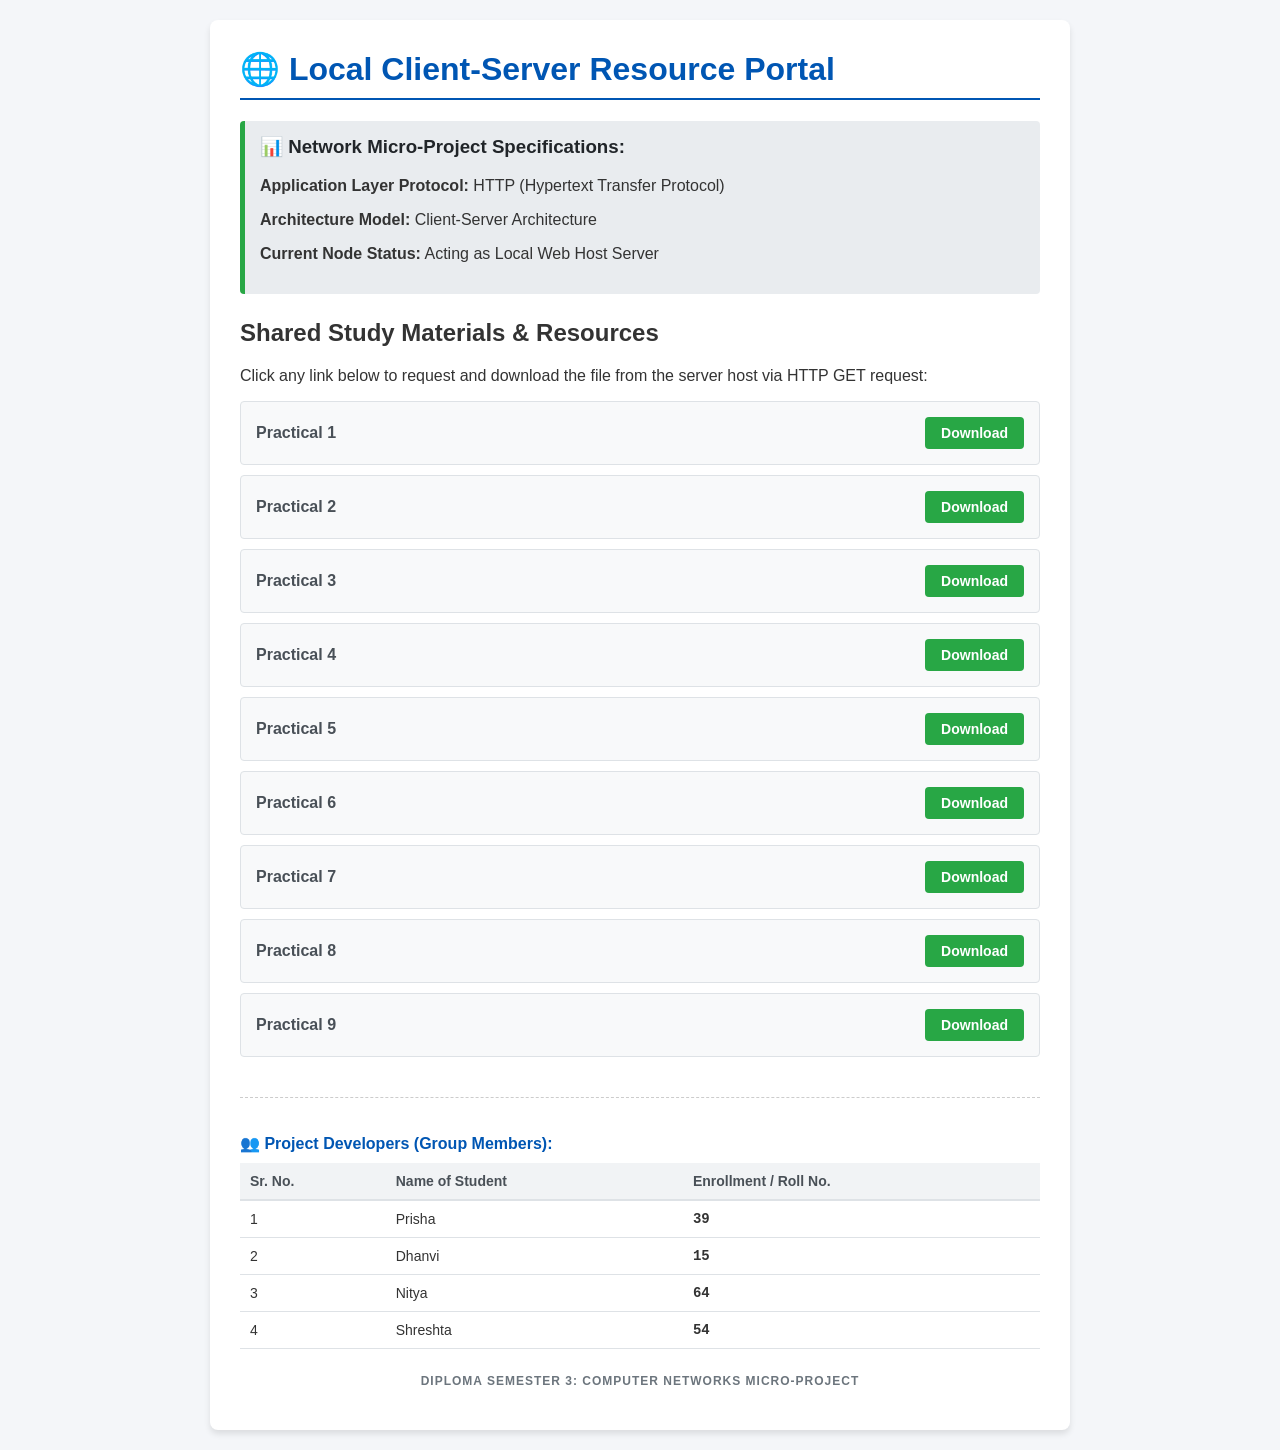
<file: Project.html>
<!DOCTYPE html>
<html lang="en">
<head>
    <meta charset="UTF-8">
    <meta name="viewport" content="width=device-width, initial-scale=1.0">
    <title>Local Client-Server File Portal</title>
    <style>
        body {
            font-family: 'Segoe UI', Tahoma, Geneva, Verdana, sans-serif;
            background-color: #f4f6f9;
            margin: 0;
            padding: 20px;
            color: #333;
        }
        .container {
            max-width: 800px;
            margin: 0 auto;
            background: #ffffff;
            padding: 30px;
            border-radius: 8px;
            box-shadow: 0 4px 6px rgba(0,0,0,0.1);
        }
        h1 {
            color: #0056b3;
            border-bottom: 2px solid #0056b3;
            padding-bottom: 10px;
            margin-top: 0;
        }
        .network-box {
            background-color: #e9ecef;
            padding: 15px;
            border-left: 5px solid #28a745;
            margin-bottom: 25px;
            border-radius: 4px;
        }
        .network-box h3 {
            margin-top: 0;
            color: #212529;
        }
        .file-list {
            list-style: none;
            padding: 0;
        }
        .file-item {
            display: flex;
            justify-content: space-between;
            align-items: center;
            padding: 15px;
            background: #f8f9fa;
            border: 1px solid #dee2e6;
            margin-bottom: 10px;
            border-radius: 4px;
        }
        .file-name {
            font-weight: bold;
            color: #495057;
        }
        .download-btn {
            background-color: #28a745;
            color: white;
            text-decoration: none;
            padding: 8px 16px;
            border-radius: 4px;
            font-size: 14px;
            font-weight: bold;
            transition: background 0.2s ease;
        }
        .download-btn:hover {
            background-color: #218838;
        }
        footer {
            margin-top: 40px;
            border-top: 1px dashed #ccc;
            padding-top: 20px;
        }
        .team-table {
            width: 100%;
            border-collapse: collapse;
            margin-top: 10px;
            font-size: 14px;
        }
        .team-table th {
            background-color: #f1f3f5;
            border-bottom: 2px solid #dee2e6;
            padding: 10px;
            text-align: left;
            color: #495057;
        }
        .team-table td {
            padding: 10px;
            border-bottom: 1px solid #dee2e6;
            text-align: left;
        }
        .project-title-footer {
            margin-top: 25px;
            font-size: 12px;
            letter-spacing: 1px;
            text-align: center;
            color: #6c757d;
        }
    </style>
</head>
<body>

<div class="container">
    <!-- Header Section -->
    <h1>🌐 Local Client-Server Resource Portal</h1>
    
    <!-- Technical Specifications Panel (For the Examiner) -->
    <div class="network-box">
        <h3>📊 Network Micro-Project Specifications:</h3>
        <p><strong>Application Layer Protocol:</strong> HTTP (Hypertext Transfer Protocol)</p>
        <p><strong>Architecture Model:</strong> Client-Server Architecture</p>
        <p><strong>Current Node Status:</strong> Acting as Local Web Host Server</p>
    </div>

    <!-- Main Content Area -->
    <h2>Shared Study Materials & Resources</h2>
    <p>Click any link below to request and download the file from the server host via HTTP GET request:</p>

    <ul class="file-list">
        <!-- These files should sit in your folder so they don't give a 404 error -->
        <li class="file-item">
            <span class="file-name">Practical 1</span>
            <a href="PRACTICAL 1.pdf" class="download-btn" download>Download</a>
        </li>

        <li class="file-item">
            <span class="file-name">Practical 2</span>
            <a href="PRACTICAL 2.pdf" class="download-btn" download>Download</a>
        </li>

        <li class="file-item">
            <span class="file-name">Practical 3</span>
            <a href="PRACTICAL 3.pdf" class="download-btn" download>Download</a>
        </li>

        <li class="file-item">
            <span class="file-name">Practical 4</span>
            <a href="PRACTICAL 4.pdf" class="download-btn" download>Download</a>
        </li>

        <li class="file-item">
            <span class="file-name">Practical 5</span>
            <a href="PRACTICAL 5.pdf" class="download-btn" download>Download</a>
        </li>

        <li class="file-item">
            <span class="file-name">Practical 6</span>
            <a href="PRACTICAL 6.pdf" class="download-btn" download>Download</a>
        </li>

        <li class="file-item">
            <span class="file-name">Practical 7</span>
            <a href="PRACTICAL 7.pdf" class="download-btn" download>Download</a>
        </li>

        <li class="file-item">
            <span class="file-name">Practical 8</span>
            <a href="PRACTICAL 8.pdf" class="download-btn" download>Download</a>
        </li>

        <li class="file-item">
            <span class="file-name">Practical 9</span>
            <a href="PRACTICAL 9.pdf" class="download-btn" download>Download</a>
        </li>
    </ul>

    <!-- Customized Team Footer Section -->
    <footer>
        <p style="font-weight: bold; color: #0056b3; margin-bottom: 5px; font-size: 16px;">👥 Project Developers (Group Members):</p>
        <table class="team-table">
            <thead>
                <tr>
                    <th>Sr. No.</th>
                    <th>Name of Student</th>
                    <th>Enrollment / Roll No.</th>
                </tr>
            </thead>
            <tbody>
                <tr>
                    <td>1</td>
                    <td style="font-weight: 500;">Prisha</td>
                    <td style="font-family: monospace; font-weight: bold;">39</td>
                </tr>
                <tr>
                    <td>2</td>
                    <td style="font-weight: 500;">Dhanvi</td>
                    <td style="font-family: monospace; font-weight: bold;">15</td>
                </tr>
                <tr>
                    <td>3</td>
                    <td style="font-weight: 500;">Nitya</td>
                    <td style="font-family: monospace; font-weight: bold;">64</td>
                </tr>
                <tr>
                    <td>4</td>
                    <td style="font-weight: 500;">Shreshta</td>
                    <td style="font-family: monospace; font-weight: bold;">54</td>
                </tr>
            </tbody>
        </table>
        
        <p class="project-title-footer">
            <strong>DIPLOMA SEMESTER 3: COMPUTER NETWORKS MICRO-PROJECT</strong>
        </p>
    </footer>
</div>

</body>
</html>
</file>
<file: Deployments · prisha5509-alt_Collage-Project_files/light-99f877e9ddfc0e51.css>
[data-color-mode=light][data-light-theme=light],[data-color-mode=auto][data-light-theme=light]{--ansi-cyan:#1b7c83;--ansi-cyanBright:#3192aa;--bgColor-success-emphasis:#1f883d;--button-outline-bgColor-active:#0757ba;--button-primary-bgColor-active:#197935;--button-primary-bgColor-disabled:#95d8a6;--button-primary-bgColor-hover:#1c8139;--buttonCounter-danger-fgColor-rest:#c21c2c;--control-checked-bgColor-active:#0757ba;--control-checked-bgColor-hover:#0860ca;--fgColor-danger:#d1242f;--reactionButton-selected-bgColor-hover:#caecff;--ansi-blackBright:#393f46;--ansi-blue:#0969da;--ansi-blueBright:#218bff;--ansi-gray:#59636e;--ansi-green:#116329;--ansi-greenBright:#1a7f37;--ansi-magenta:#8250df;--ansi-magentaBright:#a475f9;--ansi-red:#cf222e;--ansi-redBright:#a40e26;--ansi-white:#59636e;--ansi-whiteBright:#818b98;--ansi-yellow:#4d2d00;--ansi-yellowBright:#633c01;--avatarStack-fade-bgColor-default:#c8d1da;--avatarStack-fade-bgColor-muted:#dae0e7;--bgColor-accent-emphasis:#0969da;--bgColor-accent-muted:#ddf4ff;--bgColor-attention-emphasis:#9a6700;--bgColor-attention-muted:#fff8c5;--bgColor-danger-emphasis:#cf222e;--bgColor-danger-muted:#ffebe9;--bgColor-disabled:#eff2f5;--bgColor-done-emphasis:#8250df;--bgColor-done-muted:#fbefff;--bgColor-emphasis:#25292e;--bgColor-inverse:#25292e;--bgColor-muted:#f6f8fa;--bgColor-neutral-emphasis:#59636e;--bgColor-neutral-muted:#818b981f;--bgColor-open-emphasis:var(--bgColor-success-emphasis);--bgColor-severe-emphasis:#bc4c00;--bgColor-severe-muted:#fff1e5;--bgColor-sponsors-emphasis:#bf3989;--bgColor-sponsors-muted:#ffeff7;--bgColor-success-muted:#dafbe1;--bgColor-transparent:#fff0;--borderColor-accent-emphasis:#0969da;--borderColor-accent-muted:#54aeff66;--borderColor-attention-emphasis:#9a6700;--borderColor-attention-muted:#d4a72c66;--borderColor-danger-emphasis:#cf222e;--borderColor-danger-muted:#ff818266;--borderColor-default:#d1d9e0;--borderColor-disabled:#818b981a;--borderColor-done-emphasis:#8250df;--borderColor-done-muted:#c297ff66;--borderColor-emphasis:#818b98;--borderColor-neutral-emphasis:#59636e;--borderColor-severe-emphasis:#bc4c00;--borderColor-severe-muted:#fb8f4466;--borderColor-sponsors-emphasis:#bf3989;--borderColor-sponsors-muted:#ff80c866;--borderColor-success-emphasis:#1a7f37;--borderColor-success-muted:#4ac26b66;--borderColor-transparent:#fff0;--button-danger-bgColor-active:#a40e26;--button-danger-fgColor-disabled:#d1242f80;--button-danger-fgColor-rest:var(--fgColor-danger);--button-danger-shadow-selected:inset 0 1px 0 0 #4c001433;--button-inactive-bgColor:#e6eaef;--button-inactive-fgColor:#59636e;--button-invisible-bgColor-disabled:#fff0;--button-invisible-borderColor-disabled:#fff0;--button-outline-shadow-selected:inset 0 1px 0 0 #00215533;--button-primary-bgColor-rest:var(--bgColor-success-emphasis);--button-primary-borderColor-disabled:var(--button-primary-bgColor-disabled);--button-primary-shadow-selected:inset 0 1px 0 0 #002d114d;--button-star-iconColor:#eac54f;--buttonCounter-danger-fgColor-disabled:#d1242f80;--buttonCounter-outline-fgColor-rest:#0550ae;--buttonCounter-primary-bgColor-rest:#002d1133;--buttonKeybindingHint-danger-bgColor-active:#1f232866;--buttonKeybindingHint-danger-bgColor-hover:#1f232833;--buttonKeybindingHint-default-bgColor-rest:#eff2f5;--buttonKeybindingHint-inactive-bgColor:#eff2f5;--buttonKeybindingHint-invisible-borderColor-rest:#fff0;--codeMirror-syntax-fgColor-constant:#0550ae;--codeMirror-syntax-fgColor-entity:#8250df;--codeMirror-syntax-fgColor-keyword:#cf222e;--codeMirror-syntax-fgColor-storage:#cf222e;--codeMirror-syntax-fgColor-string:#0a3069;--codeMirror-syntax-fgColor-support:#0550ae;--codeMirror-syntax-fgColor-variable:#953800;--color-ansi-cyan:var(--ansi-cyan);--color-ansi-cyan-bright:var(--ansi-cyanBright);--contribution-default-bgColor-0:#eff2f5;--contribution-default-bgColor-1:#aceebb;--contribution-default-bgColor-2:#4ac26b;--contribution-default-bgColor-3:#2da44e;--contribution-default-bgColor-4:#116329;--contribution-default-borderColor-0:#1f23280d;--contribution-halloween-bgColor-1:#f0db3d;--contribution-halloween-bgColor-2:#ffd642;--contribution-halloween-bgColor-3:#f68c41;--contribution-halloween-bgColor-4:#1f2328;--contribution-winter-bgColor-1:#b6e3ff;--contribution-winter-bgColor-2:#54aeff;--contribution-winter-bgColor-3:#0969da;--contribution-winter-bgColor-4:#0a3069;--control-bgColor-active:#e6eaef;--control-bgColor-hover:#eff2f5;--control-bgColor-rest:#f6f8fa;--control-checked-borderColor-active:var(--control-checked-bgColor-active);--control-checked-borderColor-hover:var(--control-checked-bgColor-hover);--control-danger-fgColor-hover:var(--fgColor-danger);--control-danger-fgColor-rest:var(--fgColor-danger);--control-fgColor-rest:#25292e;--control-transparent-bgColor-active:#818b9826;--control-transparent-bgColor-hover:#818b981a;--control-transparent-bgColor-rest:#fff0;--control-transparent-bgColor-selected:#818b9826;--control-transparent-borderColor-active:#fff0;--control-transparent-borderColor-hover:#fff0;--control-transparent-borderColor-rest:#fff0;--controlTrack-bgColor-active:#dae0e7;--controlTrack-bgColor-hover:#e0e6eb;--controlTrack-bgColor-rest:#e6eaef;--controlTrack-fgColor-rest:#59636e;--counter-borderColor:#fff0;--data-auburn-color-emphasis:#9d615c;--data-auburn-color-muted:#f2e9e9;--data-blue-color-emphasis:#006edb;--data-blue-color-muted:#d1f0ff;--data-brown-color-emphasis:#856d4c;--data-brown-color-muted:#eeeae2;--data-coral-color-emphasis:#d43511;--data-coral-color-muted:#ffe5db;--data-gray-color-emphasis:#808fa3;--data-gray-color-muted:#e8ecf2;--data-green-color-emphasis:#30a147;--data-green-color-muted:#caf7ca;--data-lemon-color-emphasis:#866e04;--data-lemon-color-muted:#f7eea1;--data-lime-color-emphasis:#527a29;--data-lime-color-muted:#e3f2b5;--data-olive-color-emphasis:#64762d;--data-olive-color-muted:#f0f0ad;--data-orange-color-emphasis:#eb670f;--data-orange-color-muted:#ffe7d1;--data-pine-color-emphasis:#167e53;--data-pine-color-muted:#bff8db;--data-pink-color-emphasis:#ce2c85;--data-pink-color-muted:#ffe5f1;--data-plum-color-emphasis:#a830e8;--data-plum-color-muted:#f8e5ff;--data-purple-color-emphasis:#894ceb;--data-purple-color-muted:#f1e5ff;--data-red-color-emphasis:#df0c24;--data-red-color-muted:#ffe2e0;--data-teal-color-emphasis:#179b9b;--data-teal-color-muted:#c7f5ef;--data-yellow-color-emphasis:#b88700;--data-yellow-color-muted:#ffec9e;--diffBlob-additionNum-bgColor:#aceebb;--diffBlob-additionWord-bgColor:#aceebb;--diffBlob-deletionNum-bgColor:#ffcecb;--diffBlob-deletionWord-bgColor:#ffcecb;--diffBlob-hunkNum-bgColor-rest:#b6e3ff;--display-auburn-bgColor-emphasis:#9d615c;--display-auburn-bgColor-muted:#f2e9e9;--display-auburn-borderColor-emphasis:#9d615c;--display-auburn-borderColor-muted:#e6d6d5;--display-auburn-fgColor:#8a5551;--display-auburn-scale-0:#f2e9e9;--display-auburn-scale-1:#e6d6d5;--display-auburn-scale-2:#d4b7b5;--display-auburn-scale-3:#c59e9b;--display-auburn-scale-4:#b4827e;--display-auburn-scale-5:#9d615c;--display-auburn-scale-6:#8a5551;--display-auburn-scale-7:#744744;--display-auburn-scale-8:#5d3937;--display-auburn-scale-9:#432928;--display-blue-bgColor-emphasis:#006edb;--display-blue-bgColor-muted:#d1f0ff;--display-blue-borderColor-emphasis:#006edb;--display-blue-borderColor-muted:#ade1ff;--display-blue-fgColor:#005fcc;--display-blue-scale-0:#d1f0ff;--display-blue-scale-1:#ade1ff;--display-blue-scale-2:#75c8ff;--display-blue-scale-3:#47afff;--display-blue-scale-4:#0f8fff;--display-blue-scale-5:#006edb;--display-blue-scale-6:#005fcc;--display-blue-scale-7:#004db3;--display-blue-scale-8:#003d99;--display-blue-scale-9:#002b75;--display-brown-bgColor-emphasis:#856d4c;--display-brown-bgColor-muted:#eeeae2;--display-brown-borderColor-emphasis:#856d4c;--display-brown-borderColor-muted:#dfd7c8;--display-brown-fgColor:#755f43;--display-brown-scale-0:#eeeae2;--display-brown-scale-1:#dfd7c8;--display-brown-scale-2:#cbbda4;--display-brown-scale-3:#b8a484;--display-brown-scale-4:#a68b64;--display-brown-scale-5:#856d4c;--display-brown-scale-6:#755f43;--display-brown-scale-7:#64513a;--display-brown-scale-8:#51412f;--display-brown-scale-9:#3a2e22;--display-coral-bgColor-emphasis:#d43511;--display-coral-bgColor-muted:#ffe5db;--display-coral-borderColor-emphasis:#d43511;--display-coral-borderColor-muted:#fecebe;--display-coral-fgColor:#ba2e12;--display-coral-scale-0:#ffe5db;--display-coral-scale-1:#fecebe;--display-coral-scale-2:#fcab92;--display-coral-scale-3:#f88768;--display-coral-scale-4:#f25f3a;--display-coral-scale-5:#d43511;--display-coral-scale-6:#ba2e12;--display-coral-scale-7:#9b2712;--display-coral-scale-8:#7e2011;--display-coral-scale-9:#5d180e;--display-cyan-bgColor-emphasis:#007b94;--display-cyan-bgColor-muted:#bdf4ff;--display-cyan-borderColor-emphasis:#007b94;--display-cyan-borderColor-muted:#7ae9ff;--display-cyan-fgColor:#006a80;--display-cyan-scale-0:#bdf4ff;--display-cyan-scale-1:#7ae9ff;--display-cyan-scale-2:#00d0fa;--display-cyan-scale-3:#00b7db;--display-cyan-scale-4:#0099b8;--display-cyan-scale-5:#007b94;--display-cyan-scale-6:#006a80;--display-cyan-scale-7:#00596b;--display-cyan-scale-8:#004857;--display-cyan-scale-9:#003742;--display-gray-bgColor-emphasis:#647182;--display-gray-bgColor-muted:#e8ecf2;--display-gray-borderColor-emphasis:#647182;--display-gray-borderColor-muted:#d2dae4;--display-gray-fgColor:#5c6570;--display-gray-scale-0:#e8ecf2;--display-gray-scale-1:#d2dae4;--display-gray-scale-2:#b4c0cf;--display-gray-scale-3:#9ba9bb;--display-gray-scale-4:#808fa3;--display-gray-scale-5:#647182;--display-gray-scale-6:#5c6570;--display-gray-scale-7:#4e535a;--display-gray-scale-8:#424448;--display-gray-scale-9:#303031;--display-green-bgColor-emphasis:#2c8141;--display-green-bgColor-muted:#caf7ca;--display-green-borderColor-emphasis:#2c8141;--display-green-borderColor-muted:#9ceda0;--display-green-fgColor:#2b6e3f;--display-green-scale-0:#caf7ca;--display-green-scale-1:#9ceda0;--display-green-scale-2:#54d961;--display-green-scale-3:#31bf46;--display-green-scale-4:#30a147;--display-green-scale-5:#2c8141;--display-green-scale-6:#2b6e3f;--display-green-scale-7:#285c3b;--display-green-scale-8:#254b34;--display-green-scale-9:#1d3528;--display-indigo-bgColor-emphasis:#5a61e7;--display-indigo-bgColor-muted:#e5e9ff;--display-indigo-borderColor-emphasis:#5a61e7;--display-indigo-borderColor-muted:#d2d7fe;--display-indigo-fgColor:#494edf;--display-indigo-scale-0:#e5e9ff;--display-indigo-scale-1:#d2d7fe;--display-indigo-scale-2:#b1b9fb;--display-indigo-scale-3:#979ff7;--display-indigo-scale-4:#7a82f0;--display-indigo-scale-5:#5a61e7;--display-indigo-scale-6:#494edf;--display-indigo-scale-7:#393cd5;--display-indigo-scale-8:#2d2db4;--display-indigo-scale-9:#25247b;--display-lemon-bgColor-emphasis:#866e04;--display-lemon-bgColor-muted:#f7eea1;--display-lemon-borderColor-emphasis:#866e04;--display-lemon-borderColor-muted:#f0db3d;--display-lemon-fgColor:#786002;--display-lemon-scale-0:#f7eea1;--display-lemon-scale-1:#f0db3d;--display-lemon-scale-2:#d8bd0e;--display-lemon-scale-3:#c2a60a;--display-lemon-scale-4:#a68c07;--display-lemon-scale-5:#866e04;--display-lemon-scale-6:#786002;--display-lemon-scale-7:#654f01;--display-lemon-scale-8:#523f00;--display-lemon-scale-9:#3d2e00;--display-lime-bgColor-emphasis:#527a29;--display-lime-bgColor-muted:#e3f2b5;--display-lime-borderColor-emphasis:#527a29;--display-lime-borderColor-muted:#c7e580;--display-lime-fgColor:#476c28;--display-lime-scale-0:#e3f2b5;--display-lime-scale-1:#c7e580;--display-lime-scale-2:#9bd039;--display-lime-scale-3:#80b530;--display-lime-scale-4:#6c9d2f;--display-lime-scale-5:#527a29;--display-lime-scale-6:#476c28;--display-lime-scale-7:#3a5b25;--display-lime-scale-8:#2f4a21;--display-lime-scale-9:#213319;--display-olive-bgColor-emphasis:#64762d;--display-olive-bgColor-muted:#f0f0ad;--display-olive-borderColor-emphasis:#64762d;--display-olive-borderColor-muted:#dbe170;--display-olive-fgColor:#56682c;--display-olive-scale-0:#f0f0ad;--display-olive-scale-1:#dbe170;--display-olive-scale-2:#b9c832;--display-olive-scale-3:#9bae32;--display-olive-scale-4:#819532;--display-olive-scale-5:#64762d;--display-olive-scale-6:#56682c;--display-olive-scale-7:#495a2b;--display-olive-scale-8:#3b4927;--display-olive-scale-9:#2a331f;--display-orange-bgColor-emphasis:#b8500f;--display-orange-bgColor-muted:#ffe7d1;--display-orange-borderColor-emphasis:#b8500f;--display-orange-borderColor-muted:#fecfaa;--display-orange-fgColor:#a24610;--display-orange-scale-0:#ffe7d1;--display-orange-scale-1:#fecfaa;--display-orange-scale-2:#fbaf74;--display-orange-scale-3:#f68c41;--display-orange-scale-4:#eb670f;--display-orange-scale-5:#b8500f;--display-orange-scale-6:#a24610;--display-orange-scale-7:#8d3c11;--display-orange-scale-8:#70300f;--display-orange-scale-9:#54230d;--display-pine-bgColor-emphasis:#167e53;--display-pine-bgColor-muted:#bff8db;--display-pine-borderColor-emphasis:#167e53;--display-pine-borderColor-muted:#80efb9;--display-pine-fgColor:#156f4b;--display-pine-scale-0:#bff8db;--display-pine-scale-1:#80efb9;--display-pine-scale-2:#1dd781;--display-pine-scale-3:#1dbf76;--display-pine-scale-4:#1aa267;--display-pine-scale-5:#167e53;--display-pine-scale-6:#156f4b;--display-pine-scale-7:#135d41;--display-pine-scale-8:#114b36;--display-pine-scale-9:#0d3627;--display-pink-bgColor-emphasis:#ce2c85;--display-pink-bgColor-muted:#ffe5f1;--display-pink-borderColor-emphasis:#ce2c85;--display-pink-borderColor-muted:#fdc9e2;--display-pink-fgColor:#b12f79;--display-pink-scale-0:#ffe5f1;--display-pink-scale-1:#fdc9e2;--display-pink-scale-2:#f8a5cf;--display-pink-scale-3:#f184bc;--display-pink-scale-4:#e55da5;--display-pink-scale-5:#ce2c85;--display-pink-scale-6:#b12f79;--display-pink-scale-7:#8e2e66;--display-pink-scale-8:#6e2b53;--display-pink-scale-9:#4d233d;--display-plum-bgColor-emphasis:#a830e8;--display-plum-bgColor-muted:#f8e5ff;--display-plum-borderColor-emphasis:#a830e8;--display-plum-borderColor-muted:#f0cdfe;--display-plum-fgColor:#961edc;--display-plum-scale-0:#f8e5ff;--display-plum-scale-1:#f0cdfe;--display-plum-scale-2:#e2a7fb;--display-plum-scale-3:#d487f7;--display-plum-scale-4:#c264f2;--display-plum-scale-5:#a830e8;--display-plum-scale-6:#961edc;--display-plum-scale-7:#7d1eb8;--display-plum-scale-8:#651d96;--display-plum-scale-9:#471769;--display-purple-bgColor-emphasis:#894ceb;--display-purple-bgColor-muted:#f1e5ff;--display-purple-borderColor-emphasis:#894ceb;--display-purple-borderColor-muted:#e6d2fe;--display-purple-fgColor:#783ae4;--display-purple-scale-0:#f1e5ff;--display-purple-scale-1:#e6d2fe;--display-purple-scale-2:#d1b1fc;--display-purple-scale-3:#bc91f8;--display-purple-scale-4:#a672f3;--display-purple-scale-5:#894ceb;--display-purple-scale-6:#783ae4;--display-purple-scale-7:#6223d7;--display-purple-scale-8:#4f21ab;--display-purple-scale-9:#391b79;--display-red-bgColor-emphasis:#df0c24;--display-red-bgColor-muted:#ffe2e0;--display-red-borderColor-emphasis:#df0c24;--display-red-borderColor-muted:#fecdcd;--display-red-fgColor:#c50d28;--display-red-scale-0:#ffe2e0;--display-red-scale-1:#fecdcd;--display-red-scale-2:#fda5a7;--display-red-scale-3:#fb8389;--display-red-scale-4:#f85461;--display-red-scale-5:#df0c24;--display-red-scale-6:#c50d28;--display-red-scale-7:#a60c29;--display-red-scale-8:#880c27;--display-red-scale-9:#610a20;--display-teal-bgColor-emphasis:#127e81;--display-teal-bgColor-muted:#c7f5ef;--display-teal-borderColor-emphasis:#127e81;--display-teal-borderColor-muted:#89ebe1;--display-teal-fgColor:#106e75;--display-teal-scale-0:#c7f5ef;--display-teal-scale-1:#89ebe1;--display-teal-scale-2:#22d3c7;--display-teal-scale-3:#1db9b4;--display-teal-scale-4:#179b9b;--display-teal-scale-5:#127e81;--display-teal-scale-6:#106e75;--display-teal-scale-7:#0d5b63;--display-teal-scale-8:#0a4852;--display-teal-scale-9:#073740;--display-yellow-bgColor-emphasis:#946a00;--display-yellow-bgColor-muted:#ffec9e;--display-yellow-borderColor-emphasis:#946a00;--display-yellow-borderColor-muted:#ffd642;--display-yellow-fgColor:#805900;--display-yellow-scale-0:#ffec9e;--display-yellow-scale-1:#ffd642;--display-yellow-scale-2:#ebb400;--display-yellow-scale-3:#d19d00;--display-yellow-scale-4:#b88700;--display-yellow-scale-5:#946a00;--display-yellow-scale-6:#805900;--display-yellow-scale-7:#704d00;--display-yellow-scale-8:#5c3d00;--display-yellow-scale-9:#422b00;--fgColor-accent:#0969da;--fgColor-attention:#9a6700;--fgColor-closed:var(--fgColor-danger);--fgColor-disabled:#818b98;--fgColor-done:#8250df;--fgColor-muted:#59636e;--fgColor-neutral:#59636e;--fgColor-severe:#bc4c00;--fgColor-sponsors:#bf3989;--fgColor-success:#1a7f37;--header-bgColor:#25292e;--header-borderColor-divider:#818b98;--headerSearch-bgColor:#25292e;--headerSearch-borderColor:#818b98;--highlight-neutral-bgColor:#fff8c5;--label-auburn-bgColor-active:#d4b7b5;--label-auburn-bgColor-hover:#e6d6d5;--label-auburn-bgColor-rest:#f2e9e9;--label-auburn-borderColor:#fff0;--label-auburn-fgColor-active:#5d3937;--label-auburn-fgColor-hover:#744744;--label-auburn-fgColor-rest:#8a5551;--label-blue-bgColor-active:#75c8ff;--label-blue-bgColor-hover:#ade1ff;--label-blue-bgColor-rest:#d1f0ff;--label-blue-borderColor:#fff0;--label-blue-fgColor-active:#003d99;--label-blue-fgColor-hover:#004db3;--label-blue-fgColor-rest:#005fcc;--label-brown-bgColor-active:#cbbda4;--label-brown-bgColor-hover:#dfd7c8;--label-brown-bgColor-rest:#eeeae2;--label-brown-borderColor:#fff0;--label-brown-fgColor-active:#51412f;--label-brown-fgColor-hover:#64513a;--label-brown-fgColor-rest:#755f43;--label-coral-bgColor-active:#fcab92;--label-coral-bgColor-hover:#fecebe;--label-coral-bgColor-rest:#ffe5db;--label-coral-borderColor:#fff0;--label-coral-fgColor-active:#7e2011;--label-coral-fgColor-hover:#9b2712;--label-coral-fgColor-rest:#ba2e12;--label-cyan-bgColor-active:#00d0fa;--label-cyan-bgColor-hover:#7ae9ff;--label-cyan-bgColor-rest:#bdf4ff;--label-cyan-borderColor:#fff0;--label-cyan-fgColor-active:#004857;--label-cyan-fgColor-hover:#00596b;--label-cyan-fgColor-rest:#006a80;--label-gray-bgColor-active:#b4c0cf;--label-gray-bgColor-hover:#d2dae4;--label-gray-bgColor-rest:#e8ecf2;--label-gray-borderColor:#fff0;--label-gray-fgColor-active:#424448;--label-gray-fgColor-hover:#4e535a;--label-gray-fgColor-rest:#5c6570;--label-green-bgColor-active:#54d961;--label-green-bgColor-hover:#9ceda0;--label-green-bgColor-rest:#caf7ca;--label-green-borderColor:#fff0;--label-green-fgColor-active:#254b34;--label-green-fgColor-hover:#285c3b;--label-green-fgColor-rest:#2b6e3f;--label-indigo-bgColor-active:#b1b9fb;--label-indigo-bgColor-hover:#d2d7fe;--label-indigo-bgColor-rest:#e5e9ff;--label-indigo-borderColor:#fff0;--label-indigo-fgColor-active:#2d2db4;--label-indigo-fgColor-hover:#393cd5;--label-indigo-fgColor-rest:#494edf;--label-lemon-bgColor-active:#d8bd0e;--label-lemon-bgColor-hover:#f0db3d;--label-lemon-bgColor-rest:#f7eea1;--label-lemon-borderColor:#fff0;--label-lemon-fgColor-active:#523f00;--label-lemon-fgColor-hover:#654f01;--label-lemon-fgColor-rest:#786002;--label-lime-bgColor-active:#9bd039;--label-lime-bgColor-hover:#c7e580;--label-lime-bgColor-rest:#e3f2b5;--label-lime-borderColor:#fff0;--label-lime-fgColor-active:#2f4a21;--label-lime-fgColor-hover:#3a5b25;--label-lime-fgColor-rest:#476c28;--label-olive-bgColor-active:#b9c832;--label-olive-bgColor-hover:#dbe170;--label-olive-bgColor-rest:#f0f0ad;--label-olive-borderColor:#fff0;--label-olive-fgColor-active:#3b4927;--label-olive-fgColor-hover:#495a2b;--label-olive-fgColor-rest:#56682c;--label-orange-bgColor-active:#fbaf74;--label-orange-bgColor-hover:#fecfaa;--label-orange-bgColor-rest:#ffe7d1;--label-orange-borderColor:#fff0;--label-orange-fgColor-active:#70300f;--label-orange-fgColor-hover:#8d3c11;--label-orange-fgColor-rest:#a24610;--label-pine-bgColor-active:#1dd781;--label-pine-bgColor-hover:#80efb9;--label-pine-bgColor-rest:#bff8db;--label-pine-borderColor:#fff0;--label-pine-fgColor-active:#114b36;--label-pine-fgColor-hover:#135d41;--label-pine-fgColor-rest:#156f4b;--label-pink-bgColor-active:#f8a5cf;--label-pink-bgColor-hover:#fdc9e2;--label-pink-bgColor-rest:#ffe5f1;--label-pink-borderColor:#fff0;--label-pink-fgColor-active:#6e2b53;--label-pink-fgColor-hover:#8e2e66;--label-pink-fgColor-rest:#b12f79;--label-plum-bgColor-active:#e2a7fb;--label-plum-bgColor-hover:#f0cdfe;--label-plum-bgColor-rest:#f8e5ff;--label-plum-borderColor:#fff0;--label-plum-fgColor-active:#651d96;--label-plum-fgColor-hover:#7d1eb8;--label-plum-fgColor-rest:#961edc;--label-purple-bgColor-active:#d1b1fc;--label-purple-bgColor-hover:#e6d2fe;--label-purple-bgColor-rest:#f1e5ff;--label-purple-borderColor:#fff0;--label-purple-fgColor-active:#4f21ab;--label-purple-fgColor-hover:#6223d7;--label-purple-fgColor-rest:#783ae4;--label-red-bgColor-active:#fda5a7;--label-red-bgColor-hover:#fecdcd;--label-red-bgColor-rest:#ffe2e0;--label-red-borderColor:#fff0;--label-red-fgColor-active:#880c27;--label-red-fgColor-hover:#a60c29;--label-red-fgColor-rest:#c50d28;--label-teal-bgColor-active:#22d3c7;--label-teal-bgColor-hover:#89ebe1;--label-teal-bgColor-rest:#c7f5ef;--label-teal-borderColor:#fff0;--label-teal-fgColor-active:#0a4852;--label-teal-fgColor-hover:#0d5b63;--label-teal-fgColor-rest:#106e75;--label-yellow-bgColor-active:#ebb400;--label-yellow-bgColor-hover:#ffd642;--label-yellow-bgColor-rest:#ffec9e;--label-yellow-borderColor:#fff0;--label-yellow-fgColor-active:#5c3d00;--label-yellow-fgColor-hover:#704d00;--label-yellow-fgColor-rest:#805900;--menu-bgColor-active:#fff0;--overlay-backdrop-bgColor:#c8d1da66;--prettylights-syntax-bracketHighlighterAngle:#59636e;--prettylights-syntax-bracketHighlighterUnmatched:#82071e;--prettylights-syntax-carriageReturn-bg:#cf222e;--prettylights-syntax-carriageReturn-text:#f6f8fa;--prettylights-syntax-comment:#59636e;--prettylights-syntax-constant:#0550ae;--prettylights-syntax-constantOtherReferenceLink:#0a3069;--prettylights-syntax-entity:#6639ba;--prettylights-syntax-entityTag:#0550ae;--prettylights-syntax-invalidIllegal-text:var(--fgColor-danger);--prettylights-syntax-keyword:#cf222e;--prettylights-syntax-markup-changed-bg:#ffd8b5;--prettylights-syntax-markup-changed-text:#953800;--prettylights-syntax-markup-deleted-bg:#ffebe9;--prettylights-syntax-markup-deleted-text:#82071e;--prettylights-syntax-markup-heading:#0550ae;--prettylights-syntax-markup-ignored-bg:#0550ae;--prettylights-syntax-markup-ignored-text:#d1d9e0;--prettylights-syntax-markup-inserted-bg:#dafbe1;--prettylights-syntax-markup-inserted-text:#116329;--prettylights-syntax-markup-list:#3b2300;--prettylights-syntax-metaDiffRange:#8250df;--prettylights-syntax-string:#0a3069;--prettylights-syntax-stringRegexp:#116329;--prettylights-syntax-sublimeLinterGutterMark:#818b98;--prettylights-syntax-variable:#953800;--progressBar-bgColor-success:var(--bgColor-success-emphasis);--progressBar-track-borderColor:#fff0;--reactionButton-selected-bgColor-rest:#ddf4ff;--reactionButton-selected-fgColor-hover:#0550ae;--selectMenu-bgColor-active:#b6e3ff;--selectMenu-borderColor:#fff0;--shadow-resting-medium:0 1px 1px 0 #25292e1a, 0 3px 6px 0 #25292e1f;--skeletonLoader-bgColor:#818b981a;--topicTag-borderColor:#fff0;--treeViewItem-leadingVisual-iconColor-rest:#54aeff;--underlineNav-borderColor-active:#fd8c73;--ansi-black:#1f2328;--avatar-bgColor:#fff;--avatar-shadow:0 0 0 2px #fffc;--bgColor-black:#1f2328;--bgColor-closed-emphasis:var(--bgColor-danger-emphasis);--bgColor-closed-muted:var(--bgColor-danger-muted);--bgColor-default:#fff;--bgColor-draft-emphasis:var(--bgColor-neutral-emphasis);--bgColor-draft-muted:var(--bgColor-neutral-muted);--bgColor-inset:var(--bgColor-muted);--bgColor-open-muted:var(--bgColor-success-muted);--bgColor-upsell-emphasis:var(--bgColor-done-emphasis);--bgColor-upsell-muted:var(--bgColor-done-muted);--bgColor-white:#fff;--border-accent-emphasis:var(--borderWidth-default) solid var(--borderColor-accent-emphasis);--border-accent-muted:var(--borderWidth-default) solid var(--borderColor-accent-muted);--border-attention-emphasis:var(--borderWidth-default) solid var(--borderColor-attention-emphasis);--border-attention-muted:var(--borderWidth-default) solid var(--borderColor-attention-muted);--border-danger-emphasis:var(--borderWidth-default) solid var(--borderColor-danger-emphasis);--border-danger-muted:var(--borderWidth-default) solid var(--borderColor-danger-muted);--border-default:var(--borderWidth-default) solid var(--borderColor-default);--border-disabled:var(--borderWidth-default) solid var(--borderColor-disabled);--border-done-emphasis:var(--borderWidth-default) solid var(--borderColor-done-emphasis);--border-done-muted:var(--borderWidth-default) solid var(--borderColor-done-muted);--border-emphasis:var(--borderWidth-default) solid var(--borderColor-emphasis);--border-neutral-emphasis:var(--borderWidth-default) solid var(--borderColor-neutral-emphasis);--border-severe-emphasis:var(--borderWidth-default) solid var(--borderColor-severe-emphasis);--border-severe-muted:var(--borderWidth-default) solid var(--borderColor-severe-muted);--border-sponsors-emphasis:var(--borderWidth-default) solid var(--borderColor-sponsors-emphasis);--border-sponsors-muted:var(--borderWidth-default) solid var(--borderColor-sponsors-muted);--border-success-emphasis:var(--borderWidth-default) solid var(--borderColor-success-emphasis);--border-success-muted:var(--borderWidth-default) solid var(--borderColor-success-muted);--border-transparent:var(--borderWidth-default) solid var(--borderColor-transparent);--borderColor-closed-emphasis:var(--borderColor-danger-emphasis);--borderColor-closed-muted:var(--borderColor-danger-muted);--borderColor-draft-emphasis:var(--borderColor-neutral-emphasis);--borderColor-muted:#d1d9e0b3;--borderColor-open-emphasis:var(--borderColor-success-emphasis);--borderColor-open-muted:var(--borderColor-success-muted);--borderColor-translucent:#1f232826;--borderColor-upsell-emphasis:var(--borderColor-done-emphasis);--borderColor-upsell-muted:var(--borderColor-done-muted);--button-danger-bgColor-hover:var(--bgColor-danger-emphasis);--button-danger-bgColor-rest:var(--control-bgColor-rest);--button-danger-fgColor-active:#fff;--button-danger-fgColor-hover:#fff;--button-danger-iconColor-disabled:var(--button-danger-fgColor-disabled);--button-danger-iconColor-hover:#fff;--button-danger-iconColor-rest:var(--button-danger-fgColor-rest);--button-default-bgColor-active:var(--control-bgColor-active);--button-default-bgColor-hover:var(--control-bgColor-hover);--button-default-bgColor-rest:var(--control-bgColor-rest);--button-default-bgColor-selected:var(--control-bgColor-active);--button-default-fgColor-rest:var(--control-fgColor-rest);--button-default-shadow-resting:0 1px 0 0 #1f23280a;--button-invisible-bgColor-active:var(--control-transparent-bgColor-active);--button-invisible-bgColor-hover:var(--control-transparent-bgColor-hover);--button-invisible-bgColor-rest:var(--control-transparent-bgColor-rest);--button-invisible-borderColor-hover:var(--control-transparent-borderColor-hover);--button-invisible-borderColor-rest:var(--control-transparent-borderColor-rest);--button-invisible-fgColor-active:var(--control-fgColor-rest);--button-invisible-fgColor-hover:var(--control-fgColor-rest);--button-invisible-fgColor-rest:var(--control-fgColor-rest);--button-invisible-iconColor-hover:var(--fgColor-muted);--button-invisible-iconColor-rest:var(--fgColor-muted);--button-outline-bgColor-hover:var(--bgColor-accent-emphasis);--button-outline-bgColor-rest:var(--control-bgColor-rest);--button-outline-fgColor-active:#fff;--button-outline-fgColor-disabled:#0969da80;--button-outline-fgColor-hover:#fff;--button-outline-fgColor-rest:var(--fgColor-accent);--button-primary-fgColor-disabled:#fffc;--buttonCounter-danger-bgColor-disabled:#cf222e0d;--buttonCounter-danger-bgColor-hover:#fff3;--buttonCounter-danger-bgColor-rest:#cf222e1a;--buttonCounter-danger-fgColor-hover:#fff;--buttonCounter-default-bgColor-rest:var(--bgColor-neutral-muted);--buttonCounter-invisible-bgColor-rest:var(--bgColor-neutral-muted);--buttonCounter-outline-bgColor-disabled:#0969da0d;--buttonCounter-outline-bgColor-hover:#fff3;--buttonCounter-outline-bgColor-rest:#0969da1a;--buttonCounter-outline-fgColor-disabled:#0969da80;--buttonCounter-outline-fgColor-hover:#fff;--buttonKeybindingHint-danger-bgColor-rest:var(--buttonKeybindingHint-default-bgColor-rest);--buttonKeybindingHint-default-bgColor-disabled:var(--buttonKeybindingHint-default-bgColor-rest);--buttonKeybindingHint-default-fgColor-rest:var(--fgColor-muted);--buttonKeybindingHint-inactive-fgColor:var(--button-inactive-fgColor);--buttonKeybindingHint-invisible-bgColor-active:var(--control-transparent-bgColor-active);--buttonKeybindingHint-invisible-bgColor-disabled:var(--button-invisible-bgColor-disabled);--buttonKeybindingHint-invisible-bgColor-hover:var(--control-transparent-bgColor-hover);--buttonKeybindingHint-invisible-bgColor-rest:var(--buttonKeybindingHint-default-bgColor-rest);--buttonKeybindingHint-invisible-fgColor-rest:var(--fgColor-muted);--buttonKeybindingHint-primary-bgColor-disabled:#002d111a;--buttonKeybindingHint-primary-bgColor-rest:var(--buttonCounter-primary-bgColor-rest);--codeMirror-activeline-bgColor:var(--bgColor-neutral-muted);--codeMirror-gutterMarker-fgColor-muted:var(--fgColor-muted);--codeMirror-lineNumber-fgColor:var(--fgColor-muted);--codeMirror-selection-bgColor:var(--borderColor-accent-muted);--codeMirror-syntax-fgColor-comment:#1f2328;--color-ansi-black-bright:var(--ansi-blackBright);--color-ansi-blue:var(--ansi-blue);--color-ansi-blue-bright:var(--ansi-blueBright);--color-ansi-gray:var(--ansi-gray);--color-ansi-green:var(--ansi-green);--color-ansi-green-bright:var(--ansi-greenBright);--color-ansi-magenta:var(--ansi-magenta);--color-ansi-magenta-bright:var(--ansi-magentaBright);--color-ansi-red:var(--ansi-red);--color-ansi-red-bright:var(--ansi-redBright);--color-ansi-white:var(--ansi-white);--color-ansi-white-bright:var(--ansi-whiteBright);--color-ansi-yellow:var(--ansi-yellow);--color-ansi-yellow-bright:var(--ansi-yellowBright);--color-prettylights-syntax-brackethighlighter-angle:var(--prettylights-syntax-bracketHighlighterAngle);--color-prettylights-syntax-brackethighlighter-unmatched:var(--prettylights-syntax-bracketHighlighterUnmatched);--color-prettylights-syntax-carriage-return-bg:var(--prettylights-syntax-carriageReturn-bg);--color-prettylights-syntax-carriage-return-text:var(--prettylights-syntax-carriageReturn-text);--color-prettylights-syntax-comment:var(--prettylights-syntax-comment);--color-prettylights-syntax-constant:var(--prettylights-syntax-constant);--color-prettylights-syntax-constant-other-reference-link:var(--prettylights-syntax-constantOtherReferenceLink);--color-prettylights-syntax-entity:var(--prettylights-syntax-entity);--color-prettylights-syntax-entity-tag:var(--prettylights-syntax-entityTag);--color-prettylights-syntax-invalid-illegal-text:var(--prettylights-syntax-invalidIllegal-text);--color-prettylights-syntax-keyword:var(--prettylights-syntax-keyword);--color-prettylights-syntax-markup-changed-bg:var(--prettylights-syntax-markup-changed-bg);--color-prettylights-syntax-markup-changed-text:var(--prettylights-syntax-markup-changed-text);--color-prettylights-syntax-markup-deleted-bg:var(--prettylights-syntax-markup-deleted-bg);--color-prettylights-syntax-markup-deleted-text:var(--prettylights-syntax-markup-deleted-text);--color-prettylights-syntax-markup-heading:var(--prettylights-syntax-markup-heading);--color-prettylights-syntax-markup-ignored-bg:var(--prettylights-syntax-markup-ignored-bg);--color-prettylights-syntax-markup-ignored-text:var(--prettylights-syntax-markup-ignored-text);--color-prettylights-syntax-markup-inserted-bg:var(--prettylights-syntax-markup-inserted-bg);--color-prettylights-syntax-markup-inserted-text:var(--prettylights-syntax-markup-inserted-text);--color-prettylights-syntax-markup-list:var(--prettylights-syntax-markup-list);--color-prettylights-syntax-meta-diff-range:var(--prettylights-syntax-metaDiffRange);--color-prettylights-syntax-string:var(--prettylights-syntax-string);--color-prettylights-syntax-string-regexp:var(--prettylights-syntax-stringRegexp);--color-prettylights-syntax-sublimelinter-gutter-mark:var(--prettylights-syntax-sublimeLinterGutterMark);--color-prettylights-syntax-variable:var(--prettylights-syntax-variable);--contribution-default-borderColor-1:var(--contribution-default-borderColor-0);--contribution-default-borderColor-2:var(--contribution-default-borderColor-0);--contribution-default-borderColor-3:var(--contribution-default-borderColor-0);--contribution-default-borderColor-4:var(--contribution-default-borderColor-0);--control-bgColor-disabled:var(--bgColor-disabled);--control-bgColor-selected:var(--control-bgColor-rest);--control-borderColor-danger:var(--borderColor-danger-emphasis);--control-borderColor-disabled:var(--borderColor-disabled);--control-borderColor-emphasis:var(--borderColor-emphasis);--control-borderColor-rest:var(--borderColor-default);--control-borderColor-success:var(--borderColor-success-emphasis);--control-borderColor-warning:var(--borderColor-attention-emphasis);--control-checked-bgColor-disabled:var(--fgColor-disabled);--control-checked-bgColor-rest:var(--bgColor-accent-emphasis);--control-danger-bgColor-active:#ffebe966;--control-danger-bgColor-hover:var(--bgColor-danger-muted);--control-fgColor-disabled:var(--fgColor-disabled);--control-fgColor-placeholder:var(--fgColor-muted);--control-iconColor-rest:var(--fgColor-muted);--control-transparent-bgColor-disabled:var(--bgColor-disabled);--controlKnob-bgColor-checked:#fff;--controlKnob-bgColor-rest:#fff;--controlTrack-bgColor-disabled:var(--fgColor-disabled);--controlTrack-borderColor-disabled:var(--fgColor-disabled);--controlTrack-borderColor-rest:var(--borderColor-default);--counter-bgColor-emphasis:var(--bgColor-neutral-emphasis);--counter-bgColor-muted:var(--bgColor-neutral-muted);--diffBlob-additionLine-bgColor:var(--bgColor-success-muted);--diffBlob-deletionLine-bgColor:var(--bgColor-danger-muted);--diffBlob-emptyLine-bgColor:var(--bgColor-muted);--diffBlob-emptyNum-bgColor:var(--bgColor-muted);--diffBlob-expander-iconColor:var(--fgColor-muted);--diffBlob-hunkLine-bgColor:var(--bgColor-accent-muted);--diffBlob-hunkLine-fgColor:var(--fgColor-muted);--diffBlob-hunkNum-bgColor-hover:var(--bgColor-accent-emphasis);--fgColor-black:#1f2328;--fgColor-default:#1f2328;--fgColor-draft:var(--fgColor-neutral);--fgColor-link:var(--fgColor-accent);--fgColor-onEmphasis:#fff;--fgColor-onInverse:#fff;--fgColor-open:var(--fgColor-success);--fgColor-upsell:var(--fgColor-done);--fgColor-white:#fff;--focus-outline-color:var(--borderColor-accent-emphasis);--header-fgColor-default:#ffffffb3;--header-fgColor-logo:#fff;--overlay-bgColor:#fff;--page-header-bgColor:var(--bgColor-muted);--prettylights-syntax-brackethighlighter-angle:var(--prettylights-syntax-bracketHighlighterAngle);--prettylights-syntax-brackethighlighter-unmatched:var(--prettylights-syntax-bracketHighlighterUnmatched);--prettylights-syntax-carriage-return-bg:var(--prettylights-syntax-carriageReturn-bg);--prettylights-syntax-carriage-return-text:var(--prettylights-syntax-carriageReturn-text);--prettylights-syntax-constant-other-reference-link:var(--prettylights-syntax-constantOtherReferenceLink);--prettylights-syntax-entity-tag:var(--prettylights-syntax-entityTag);--prettylights-syntax-invalid-illegal-text:var(--prettylights-syntax-invalidIllegal-text);--prettylights-syntax-invalidIllegal-bg:var(--bgColor-danger-muted);--prettylights-syntax-markup-bold:#1f2328;--prettylights-syntax-markup-italic:#1f2328;--prettylights-syntax-meta-diff-range:var(--prettylights-syntax-metaDiffRange);--prettylights-syntax-storageModifierImport:#1f2328;--prettylights-syntax-string-regexp:var(--prettylights-syntax-stringRegexp);--prettylights-syntax-sublimelinter-gutter-mark:var(--prettylights-syntax-sublimeLinterGutterMark);--progressBar-bgColor-accent:var(--bgColor-accent-emphasis);--progressBar-bgColor-attention:var(--bgColor-attention-emphasis);--progressBar-bgColor-danger:var(--bgColor-danger-emphasis);--progressBar-bgColor-done:var(--bgColor-done-emphasis);--progressBar-bgColor-neutral:var(--bgColor-neutral-emphasis);--progressBar-bgColor-severe:var(--bgColor-severe-emphasis);--progressBar-bgColor-sponsors:var(--bgColor-sponsors-emphasis);--progressBar-track-bgColor:var(--borderColor-default);--selection-bgColor:#0969da33;--shadow-inset:inset 0 1px 0 0 #1f23280a;--shadow-resting-small:0 1px 1px 0 #1f23280a, 0 1px 2px 0 #1f232808;--shadow-resting-xsmall:0 1px 1px 0 #1f23280d;--sideNav-bgColor-selected:#fff;--timelineBadge-bgColor:var(--bgColor-muted);--tooltip-bgColor:var(--bgColor-emphasis);--underlineNav-iconColor-rest:var(--fgColor-muted);--avatar-borderColor:var(--borderColor-translucent);--border-closed-emphasis:var(--border-danger-emphasis);--border-closed-muted:var(--border-danger-muted);--border-draft-emphasis:var(--borderWidth-default) solid var(--borderColor-draft-emphasis);--border-muted:var(--borderWidth-default) solid var(--borderColor-muted);--border-open-emphasis:var(--border-success-emphasis);--border-open-muted:var(--border-success-muted);--border-translucent:var(--borderWidth-default) solid var(--borderColor-translucent);--border-upsell-emphasis:var(--borderWidth-default) solid var(--borderColor-upsell-emphasis);--border-upsell-muted:var(--borderWidth-default) solid var(--borderColor-upsell-muted);--borderColor-neutral-muted:var(--borderColor-muted);--button-danger-bgColor-disabled:var(--control-bgColor-disabled);--button-danger-borderColor-rest:var(--control-borderColor-rest);--button-default-bgColor-disabled:var(--control-bgColor-disabled);--button-default-borderColor-active:var(--control-borderColor-rest);--button-default-borderColor-disabled:var(--control-borderColor-disabled);--button-default-borderColor-rest:var(--control-borderColor-rest);--button-default-fgColor-disabled:var(--control-fgColor-disabled);--button-invisible-fgColor-disabled:var(--control-fgColor-disabled);--button-invisible-iconColor-disabled:var(--control-fgColor-disabled);--button-outline-bgColor-disabled:var(--control-bgColor-disabled);--button-primary-borderColor-rest:var(--borderColor-translucent);--button-primary-fgColor-rest:var(--fgColor-white);--button-primary-iconColor-disabled:var(--button-primary-fgColor-disabled);--button-primary-iconColor-rest:#fffc;--buttonKeybindingHint-danger-bgColor-disabled:var(--buttonKeybindingHint-default-bgColor-disabled);--buttonKeybindingHint-danger-borderColor-hover:var(--borderColor-translucent);--buttonKeybindingHint-danger-fgColor-active:var(--fgColor-onEmphasis);--buttonKeybindingHint-danger-fgColor-hover:var(--fgColor-onEmphasis);--buttonKeybindingHint-danger-fgColor-rest:var(--buttonKeybindingHint-default-fgColor-rest);--buttonKeybindingHint-default-borderColor-disabled:var(--control-borderColor-disabled);--buttonKeybindingHint-default-borderColor-rest:var(--borderColor-muted);--buttonKeybindingHint-default-fgColor-disabled:var(--control-fgColor-disabled);--buttonKeybindingHint-inactive-borderColor:var(--borderColor-muted);--buttonKeybindingHint-invisible-borderColor-disabled:var(--control-borderColor-disabled);--buttonKeybindingHint-invisible-fgColor-disabled:var(--control-fgColor-disabled);--buttonKeybindingHint-primary-borderColor-disabled:var(--control-borderColor-disabled);--buttonKeybindingHint-primary-borderColor-rest:var(--borderColor-translucent);--buttonKeybindingHint-primary-fgColor-disabled:var(--button-primary-fgColor-disabled);--buttonKeybindingHint-primary-fgColor-rest:var(--fgColor-onEmphasis);--card-bgColor:var(--bgColor-default);--codeMirror-bgColor:var(--bgColor-default);--codeMirror-cursor-fgColor:var(--fgColor-default);--codeMirror-fgColor:var(--fgColor-default);--codeMirror-gutterMarker-fgColor-default:var(--bgColor-default);--codeMirror-gutters-bgColor:var(--bgColor-default);--codeMirror-lines-bgColor:var(--bgColor-default);--codeMirror-matchingBracket-fgColor:var(--fgColor-default);--color-ansi-black:var(--ansi-black);--color-prettylights-syntax-invalid-illegal-bg:var(--prettylights-syntax-invalidIllegal-bg);--color-prettylights-syntax-markup-bold:var(--prettylights-syntax-markup-bold);--color-prettylights-syntax-markup-italic:var(--prettylights-syntax-markup-italic);--color-prettylights-syntax-storage-modifier-import:var(--prettylights-syntax-storageModifierImport);--control-borderColor-selected:var(--control-bgColor-selected);--control-checked-borderColor-disabled:var(--control-checked-bgColor-disabled);--control-checked-borderColor-rest:var(--control-checked-bgColor-rest);--control-checked-fgColor-disabled:var(--fgColor-onEmphasis);--control-checked-fgColor-rest:var(--fgColor-onEmphasis);--controlKnob-bgColor-disabled:var(--control-bgColor-disabled);--controlKnob-borderColor-checked:var(--control-checked-bgColor-rest);--controlKnob-borderColor-disabled:var(--control-bgColor-disabled);--controlKnob-borderColor-rest:var(--control-borderColor-rest);--controlTrack-fgColor-disabled:var(--fgColor-onEmphasis);--dashboard-bgColor:var(--bgColor-default);--diffBlob-additionLine-fgColor:var(--fgColor-default);--diffBlob-additionNum-fgColor:var(--fgColor-default);--diffBlob-additionWord-fgColor:var(--fgColor-default);--diffBlob-deletionLine-fgColor:var(--fgColor-default);--diffBlob-deletionNum-fgColor:var(--fgColor-default);--diffBlob-deletionWord-fgColor:var(--fgColor-default);--diffBlob-hunkNum-fgColor-hover:var(--fgColor-onEmphasis);--diffBlob-hunkNum-fgColor-rest:var(--fgColor-default);--focus-outline:var(--focus-outline-width) solid var(--focus-outline-color);--focus-outlineColor:var(--focus-outline-color);--overlay-borderColor:#d1d9e080;--prettylights-syntax-invalid-illegal-bg:var(--prettylights-syntax-invalidIllegal-bg);--prettylights-syntax-storage-modifier-import:var(--prettylights-syntax-storageModifierImport);--reactionButton-selected-fgColor-rest:var(--fgColor-link);--tooltip-fgColor:var(--fgColor-onEmphasis);--underlineNav-borderColor-hover:var(--borderColor-muted);--border-neutral-muted:var(--borderWidth-default) solid var(--borderColor-neutral-muted);--borderColor-draft-muted:var(--borderColor-neutral-muted);--button-danger-borderColor-hover:var(--button-primary-borderColor-rest);--button-default-borderColor-hover:var(--button-default-borderColor-rest);--button-primary-borderColor-active:var(--button-primary-borderColor-rest);--button-primary-borderColor-hover:var(--button-primary-borderColor-rest);--buttonKeybindingHint-danger-borderColor-active:var(--buttonKeybindingHint-danger-borderColor-hover);--buttonKeybindingHint-danger-borderColor-disabled:var(--buttonKeybindingHint-default-borderColor-disabled);--buttonKeybindingHint-danger-borderColor-rest:var(--buttonKeybindingHint-default-borderColor-rest);--buttonKeybindingHint-danger-fgColor-disabled:var(--buttonKeybindingHint-default-fgColor-disabled);--shadow-floating-large:0 0 0 1px #d1d9e000, 0 40px 80px 0 #25292e3d;--shadow-floating-medium:0 0 0 1px #d1d9e000, 0 8px 16px -4px #25292e14, 0 4px 32px -4px #25292e14, 0 24px 48px -12px #25292e14, 0 48px 96px -24px #25292e14;--shadow-floating-small:0 0 0 1px #d1d9e040, 0 6px 12px -3px #25292e0a, 0 6px 18px 0 #25292e1f;--shadow-floating-xlarge:0 0 0 1px #d1d9e000, 0 56px 112px 0 #25292e52;--border-draft-muted:var(--borderWidth-default) solid var(--borderColor-draft-muted);--button-danger-borderColor-active:var(--button-danger-borderColor-hover);--button-outline-borderColor-hover:var(--button-primary-borderColor-hover);--button-outline-borderColor-active:var(--button-outline-borderColor-hover)}@media (prefers-color-scheme:dark){[data-color-mode][data-color-mode=auto][data-dark-theme=light]{--ansi-cyan:#1b7c83;--ansi-cyanBright:#3192aa;--bgColor-success-emphasis:#1f883d;--button-outline-bgColor-active:#0757ba;--button-primary-bgColor-active:#197935;--button-primary-bgColor-disabled:#95d8a6;--button-primary-bgColor-hover:#1c8139;--buttonCounter-danger-fgColor-rest:#c21c2c;--control-checked-bgColor-active:#0757ba;--control-checked-bgColor-hover:#0860ca;--fgColor-danger:#d1242f;--reactionButton-selected-bgColor-hover:#caecff;--ansi-blackBright:#393f46;--ansi-blue:#0969da;--ansi-blueBright:#218bff;--ansi-gray:#59636e;--ansi-green:#116329;--ansi-greenBright:#1a7f37;--ansi-magenta:#8250df;--ansi-magentaBright:#a475f9;--ansi-red:#cf222e;--ansi-redBright:#a40e26;--ansi-white:#59636e;--ansi-whiteBright:#818b98;--ansi-yellow:#4d2d00;--ansi-yellowBright:#633c01;--avatarStack-fade-bgColor-default:#c8d1da;--avatarStack-fade-bgColor-muted:#dae0e7;--bgColor-accent-emphasis:#0969da;--bgColor-accent-muted:#ddf4ff;--bgColor-attention-emphasis:#9a6700;--bgColor-attention-muted:#fff8c5;--bgColor-danger-emphasis:#cf222e;--bgColor-danger-muted:#ffebe9;--bgColor-disabled:#eff2f5;--bgColor-done-emphasis:#8250df;--bgColor-done-muted:#fbefff;--bgColor-emphasis:#25292e;--bgColor-inverse:#25292e;--bgColor-muted:#f6f8fa;--bgColor-neutral-emphasis:#59636e;--bgColor-neutral-muted:#818b981f;--bgColor-open-emphasis:var(--bgColor-success-emphasis);--bgColor-severe-emphasis:#bc4c00;--bgColor-severe-muted:#fff1e5;--bgColor-sponsors-emphasis:#bf3989;--bgColor-sponsors-muted:#ffeff7;--bgColor-success-muted:#dafbe1;--bgColor-transparent:#fff0;--borderColor-accent-emphasis:#0969da;--borderColor-accent-muted:#54aeff66;--borderColor-attention-emphasis:#9a6700;--borderColor-attention-muted:#d4a72c66;--borderColor-danger-emphasis:#cf222e;--borderColor-danger-muted:#ff818266;--borderColor-default:#d1d9e0;--borderColor-disabled:#818b981a;--borderColor-done-emphasis:#8250df;--borderColor-done-muted:#c297ff66;--borderColor-emphasis:#818b98;--borderColor-neutral-emphasis:#59636e;--borderColor-severe-emphasis:#bc4c00;--borderColor-severe-muted:#fb8f4466;--borderColor-sponsors-emphasis:#bf3989;--borderColor-sponsors-muted:#ff80c866;--borderColor-success-emphasis:#1a7f37;--borderColor-success-muted:#4ac26b66;--borderColor-transparent:#fff0;--button-danger-bgColor-active:#a40e26;--button-danger-fgColor-disabled:#d1242f80;--button-danger-fgColor-rest:var(--fgColor-danger);--button-danger-shadow-selected:inset 0 1px 0 0 #4c001433;--button-inactive-bgColor:#e6eaef;--button-inactive-fgColor:#59636e;--button-invisible-bgColor-disabled:#fff0;--button-invisible-borderColor-disabled:#fff0;--button-outline-shadow-selected:inset 0 1px 0 0 #00215533;--button-primary-bgColor-rest:var(--bgColor-success-emphasis);--button-primary-borderColor-disabled:var(--button-primary-bgColor-disabled);--button-primary-shadow-selected:inset 0 1px 0 0 #002d114d;--button-star-iconColor:#eac54f;--buttonCounter-danger-fgColor-disabled:#d1242f80;--buttonCounter-outline-fgColor-rest:#0550ae;--buttonCounter-primary-bgColor-rest:#002d1133;--buttonKeybindingHint-danger-bgColor-active:#1f232866;--buttonKeybindingHint-danger-bgColor-hover:#1f232833;--buttonKeybindingHint-default-bgColor-rest:#eff2f5;--buttonKeybindingHint-inactive-bgColor:#eff2f5;--buttonKeybindingHint-invisible-borderColor-rest:#fff0;--codeMirror-syntax-fgColor-constant:#0550ae;--codeMirror-syntax-fgColor-entity:#8250df;--codeMirror-syntax-fgColor-keyword:#cf222e;--codeMirror-syntax-fgColor-storage:#cf222e;--codeMirror-syntax-fgColor-string:#0a3069;--codeMirror-syntax-fgColor-support:#0550ae;--codeMirror-syntax-fgColor-variable:#953800;--color-ansi-cyan:var(--ansi-cyan);--color-ansi-cyan-bright:var(--ansi-cyanBright);--contribution-default-bgColor-0:#eff2f5;--contribution-default-bgColor-1:#aceebb;--contribution-default-bgColor-2:#4ac26b;--contribution-default-bgColor-3:#2da44e;--contribution-default-bgColor-4:#116329;--contribution-default-borderColor-0:#1f23280d;--contribution-halloween-bgColor-1:#f0db3d;--contribution-halloween-bgColor-2:#ffd642;--contribution-halloween-bgColor-3:#f68c41;--contribution-halloween-bgColor-4:#1f2328;--contribution-winter-bgColor-1:#b6e3ff;--contribution-winter-bgColor-2:#54aeff;--contribution-winter-bgColor-3:#0969da;--contribution-winter-bgColor-4:#0a3069;--control-bgColor-active:#e6eaef;--control-bgColor-hover:#eff2f5;--control-bgColor-rest:#f6f8fa;--control-checked-borderColor-active:var(--control-checked-bgColor-active);--control-checked-borderColor-hover:var(--control-checked-bgColor-hover);--control-danger-fgColor-hover:var(--fgColor-danger);--control-danger-fgColor-rest:var(--fgColor-danger);--control-fgColor-rest:#25292e;--control-transparent-bgColor-active:#818b9826;--control-transparent-bgColor-hover:#818b981a;--control-transparent-bgColor-rest:#fff0;--control-transparent-bgColor-selected:#818b9826;--control-transparent-borderColor-active:#fff0;--control-transparent-borderColor-hover:#fff0;--control-transparent-borderColor-rest:#fff0;--controlTrack-bgColor-active:#dae0e7;--controlTrack-bgColor-hover:#e0e6eb;--controlTrack-bgColor-rest:#e6eaef;--controlTrack-fgColor-rest:#59636e;--counter-borderColor:#fff0;--data-auburn-color-emphasis:#9d615c;--data-auburn-color-muted:#f2e9e9;--data-blue-color-emphasis:#006edb;--data-blue-color-muted:#d1f0ff;--data-brown-color-emphasis:#856d4c;--data-brown-color-muted:#eeeae2;--data-coral-color-emphasis:#d43511;--data-coral-color-muted:#ffe5db;--data-gray-color-emphasis:#808fa3;--data-gray-color-muted:#e8ecf2;--data-green-color-emphasis:#30a147;--data-green-color-muted:#caf7ca;--data-lemon-color-emphasis:#866e04;--data-lemon-color-muted:#f7eea1;--data-lime-color-emphasis:#527a29;--data-lime-color-muted:#e3f2b5;--data-olive-color-emphasis:#64762d;--data-olive-color-muted:#f0f0ad;--data-orange-color-emphasis:#eb670f;--data-orange-color-muted:#ffe7d1;--data-pine-color-emphasis:#167e53;--data-pine-color-muted:#bff8db;--data-pink-color-emphasis:#ce2c85;--data-pink-color-muted:#ffe5f1;--data-plum-color-emphasis:#a830e8;--data-plum-color-muted:#f8e5ff;--data-purple-color-emphasis:#894ceb;--data-purple-color-muted:#f1e5ff;--data-red-color-emphasis:#df0c24;--data-red-color-muted:#ffe2e0;--data-teal-color-emphasis:#179b9b;--data-teal-color-muted:#c7f5ef;--data-yellow-color-emphasis:#b88700;--data-yellow-color-muted:#ffec9e;--diffBlob-additionNum-bgColor:#aceebb;--diffBlob-additionWord-bgColor:#aceebb;--diffBlob-deletionNum-bgColor:#ffcecb;--diffBlob-deletionWord-bgColor:#ffcecb;--diffBlob-hunkNum-bgColor-rest:#b6e3ff;--display-auburn-bgColor-emphasis:#9d615c;--display-auburn-bgColor-muted:#f2e9e9;--display-auburn-borderColor-emphasis:#9d615c;--display-auburn-borderColor-muted:#e6d6d5;--display-auburn-fgColor:#8a5551;--display-auburn-scale-0:#f2e9e9;--display-auburn-scale-1:#e6d6d5;--display-auburn-scale-2:#d4b7b5;--display-auburn-scale-3:#c59e9b;--display-auburn-scale-4:#b4827e;--display-auburn-scale-5:#9d615c;--display-auburn-scale-6:#8a5551;--display-auburn-scale-7:#744744;--display-auburn-scale-8:#5d3937;--display-auburn-scale-9:#432928;--display-blue-bgColor-emphasis:#006edb;--display-blue-bgColor-muted:#d1f0ff;--display-blue-borderColor-emphasis:#006edb;--display-blue-borderColor-muted:#ade1ff;--display-blue-fgColor:#005fcc;--display-blue-scale-0:#d1f0ff;--display-blue-scale-1:#ade1ff;--display-blue-scale-2:#75c8ff;--display-blue-scale-3:#47afff;--display-blue-scale-4:#0f8fff;--display-blue-scale-5:#006edb;--display-blue-scale-6:#005fcc;--display-blue-scale-7:#004db3;--display-blue-scale-8:#003d99;--display-blue-scale-9:#002b75;--display-brown-bgColor-emphasis:#856d4c;--display-brown-bgColor-muted:#eeeae2;--display-brown-borderColor-emphasis:#856d4c;--display-brown-borderColor-muted:#dfd7c8;--display-brown-fgColor:#755f43;--display-brown-scale-0:#eeeae2;--display-brown-scale-1:#dfd7c8;--display-brown-scale-2:#cbbda4;--display-brown-scale-3:#b8a484;--display-brown-scale-4:#a68b64;--display-brown-scale-5:#856d4c;--display-brown-scale-6:#755f43;--display-brown-scale-7:#64513a;--display-brown-scale-8:#51412f;--display-brown-scale-9:#3a2e22;--display-coral-bgColor-emphasis:#d43511;--display-coral-bgColor-muted:#ffe5db;--display-coral-borderColor-emphasis:#d43511;--display-coral-borderColor-muted:#fecebe;--display-coral-fgColor:#ba2e12;--display-coral-scale-0:#ffe5db;--display-coral-scale-1:#fecebe;--display-coral-scale-2:#fcab92;--display-coral-scale-3:#f88768;--display-coral-scale-4:#f25f3a;--display-coral-scale-5:#d43511;--display-coral-scale-6:#ba2e12;--display-coral-scale-7:#9b2712;--display-coral-scale-8:#7e2011;--display-coral-scale-9:#5d180e;--display-cyan-bgColor-emphasis:#007b94;--display-cyan-bgColor-muted:#bdf4ff;--display-cyan-borderColor-emphasis:#007b94;--display-cyan-borderColor-muted:#7ae9ff;--display-cyan-fgColor:#006a80;--display-cyan-scale-0:#bdf4ff;--display-cyan-scale-1:#7ae9ff;--display-cyan-scale-2:#00d0fa;--display-cyan-scale-3:#00b7db;--display-cyan-scale-4:#0099b8;--display-cyan-scale-5:#007b94;--display-cyan-scale-6:#006a80;--display-cyan-scale-7:#00596b;--display-cyan-scale-8:#004857;--display-cyan-scale-9:#003742;--display-gray-bgColor-emphasis:#647182;--display-gray-bgColor-muted:#e8ecf2;--display-gray-borderColor-emphasis:#647182;--display-gray-borderColor-muted:#d2dae4;--display-gray-fgColor:#5c6570;--display-gray-scale-0:#e8ecf2;--display-gray-scale-1:#d2dae4;--display-gray-scale-2:#b4c0cf;--display-gray-scale-3:#9ba9bb;--display-gray-scale-4:#808fa3;--display-gray-scale-5:#647182;--display-gray-scale-6:#5c6570;--display-gray-scale-7:#4e535a;--display-gray-scale-8:#424448;--display-gray-scale-9:#303031;--display-green-bgColor-emphasis:#2c8141;--display-green-bgColor-muted:#caf7ca;--display-green-borderColor-emphasis:#2c8141;--display-green-borderColor-muted:#9ceda0;--display-green-fgColor:#2b6e3f;--display-green-scale-0:#caf7ca;--display-green-scale-1:#9ceda0;--display-green-scale-2:#54d961;--display-green-scale-3:#31bf46;--display-green-scale-4:#30a147;--display-green-scale-5:#2c8141;--display-green-scale-6:#2b6e3f;--display-green-scale-7:#285c3b;--display-green-scale-8:#254b34;--display-green-scale-9:#1d3528;--display-indigo-bgColor-emphasis:#5a61e7;--display-indigo-bgColor-muted:#e5e9ff;--display-indigo-borderColor-emphasis:#5a61e7;--display-indigo-borderColor-muted:#d2d7fe;--display-indigo-fgColor:#494edf;--display-indigo-scale-0:#e5e9ff;--display-indigo-scale-1:#d2d7fe;--display-indigo-scale-2:#b1b9fb;--display-indigo-scale-3:#979ff7;--display-indigo-scale-4:#7a82f0;--display-indigo-scale-5:#5a61e7;--display-indigo-scale-6:#494edf;--display-indigo-scale-7:#393cd5;--display-indigo-scale-8:#2d2db4;--display-indigo-scale-9:#25247b;--display-lemon-bgColor-emphasis:#866e04;--display-lemon-bgColor-muted:#f7eea1;--display-lemon-borderColor-emphasis:#866e04;--display-lemon-borderColor-muted:#f0db3d;--display-lemon-fgColor:#786002;--display-lemon-scale-0:#f7eea1;--display-lemon-scale-1:#f0db3d;--display-lemon-scale-2:#d8bd0e;--display-lemon-scale-3:#c2a60a;--display-lemon-scale-4:#a68c07;--display-lemon-scale-5:#866e04;--display-lemon-scale-6:#786002;--display-lemon-scale-7:#654f01;--display-lemon-scale-8:#523f00;--display-lemon-scale-9:#3d2e00;--display-lime-bgColor-emphasis:#527a29;--display-lime-bgColor-muted:#e3f2b5;--display-lime-borderColor-emphasis:#527a29;--display-lime-borderColor-muted:#c7e580;--display-lime-fgColor:#476c28;--display-lime-scale-0:#e3f2b5;--display-lime-scale-1:#c7e580;--display-lime-scale-2:#9bd039;--display-lime-scale-3:#80b530;--display-lime-scale-4:#6c9d2f;--display-lime-scale-5:#527a29;--display-lime-scale-6:#476c28;--display-lime-scale-7:#3a5b25;--display-lime-scale-8:#2f4a21;--display-lime-scale-9:#213319;--display-olive-bgColor-emphasis:#64762d;--display-olive-bgColor-muted:#f0f0ad;--display-olive-borderColor-emphasis:#64762d;--display-olive-borderColor-muted:#dbe170;--display-olive-fgColor:#56682c;--display-olive-scale-0:#f0f0ad;--display-olive-scale-1:#dbe170;--display-olive-scale-2:#b9c832;--display-olive-scale-3:#9bae32;--display-olive-scale-4:#819532;--display-olive-scale-5:#64762d;--display-olive-scale-6:#56682c;--display-olive-scale-7:#495a2b;--display-olive-scale-8:#3b4927;--display-olive-scale-9:#2a331f;--display-orange-bgColor-emphasis:#b8500f;--display-orange-bgColor-muted:#ffe7d1;--display-orange-borderColor-emphasis:#b8500f;--display-orange-borderColor-muted:#fecfaa;--display-orange-fgColor:#a24610;--display-orange-scale-0:#ffe7d1;--display-orange-scale-1:#fecfaa;--display-orange-scale-2:#fbaf74;--display-orange-scale-3:#f68c41;--display-orange-scale-4:#eb670f;--display-orange-scale-5:#b8500f;--display-orange-scale-6:#a24610;--display-orange-scale-7:#8d3c11;--display-orange-scale-8:#70300f;--display-orange-scale-9:#54230d;--display-pine-bgColor-emphasis:#167e53;--display-pine-bgColor-muted:#bff8db;--display-pine-borderColor-emphasis:#167e53;--display-pine-borderColor-muted:#80efb9;--display-pine-fgColor:#156f4b;--display-pine-scale-0:#bff8db;--display-pine-scale-1:#80efb9;--display-pine-scale-2:#1dd781;--display-pine-scale-3:#1dbf76;--display-pine-scale-4:#1aa267;--display-pine-scale-5:#167e53;--display-pine-scale-6:#156f4b;--display-pine-scale-7:#135d41;--display-pine-scale-8:#114b36;--display-pine-scale-9:#0d3627;--display-pink-bgColor-emphasis:#ce2c85;--display-pink-bgColor-muted:#ffe5f1;--display-pink-borderColor-emphasis:#ce2c85;--display-pink-borderColor-muted:#fdc9e2;--display-pink-fgColor:#b12f79;--display-pink-scale-0:#ffe5f1;--display-pink-scale-1:#fdc9e2;--display-pink-scale-2:#f8a5cf;--display-pink-scale-3:#f184bc;--display-pink-scale-4:#e55da5;--display-pink-scale-5:#ce2c85;--display-pink-scale-6:#b12f79;--display-pink-scale-7:#8e2e66;--display-pink-scale-8:#6e2b53;--display-pink-scale-9:#4d233d;--display-plum-bgColor-emphasis:#a830e8;--display-plum-bgColor-muted:#f8e5ff;--display-plum-borderColor-emphasis:#a830e8;--display-plum-borderColor-muted:#f0cdfe;--display-plum-fgColor:#961edc;--display-plum-scale-0:#f8e5ff;--display-plum-scale-1:#f0cdfe;--display-plum-scale-2:#e2a7fb;--display-plum-scale-3:#d487f7;--display-plum-scale-4:#c264f2;--display-plum-scale-5:#a830e8;--display-plum-scale-6:#961edc;--display-plum-scale-7:#7d1eb8;--display-plum-scale-8:#651d96;--display-plum-scale-9:#471769;--display-purple-bgColor-emphasis:#894ceb;--display-purple-bgColor-muted:#f1e5ff;--display-purple-borderColor-emphasis:#894ceb;--display-purple-borderColor-muted:#e6d2fe;--display-purple-fgColor:#783ae4;--display-purple-scale-0:#f1e5ff;--display-purple-scale-1:#e6d2fe;--display-purple-scale-2:#d1b1fc;--display-purple-scale-3:#bc91f8;--display-purple-scale-4:#a672f3;--display-purple-scale-5:#894ceb;--display-purple-scale-6:#783ae4;--display-purple-scale-7:#6223d7;--display-purple-scale-8:#4f21ab;--display-purple-scale-9:#391b79;--display-red-bgColor-emphasis:#df0c24;--display-red-bgColor-muted:#ffe2e0;--display-red-borderColor-emphasis:#df0c24;--display-red-borderColor-muted:#fecdcd;--display-red-fgColor:#c50d28;--display-red-scale-0:#ffe2e0;--display-red-scale-1:#fecdcd;--display-red-scale-2:#fda5a7;--display-red-scale-3:#fb8389;--display-red-scale-4:#f85461;--display-red-scale-5:#df0c24;--display-red-scale-6:#c50d28;--display-red-scale-7:#a60c29;--display-red-scale-8:#880c27;--display-red-scale-9:#610a20;--display-teal-bgColor-emphasis:#127e81;--display-teal-bgColor-muted:#c7f5ef;--display-teal-borderColor-emphasis:#127e81;--display-teal-borderColor-muted:#89ebe1;--display-teal-fgColor:#106e75;--display-teal-scale-0:#c7f5ef;--display-teal-scale-1:#89ebe1;--display-teal-scale-2:#22d3c7;--display-teal-scale-3:#1db9b4;--display-teal-scale-4:#179b9b;--display-teal-scale-5:#127e81;--display-teal-scale-6:#106e75;--display-teal-scale-7:#0d5b63;--display-teal-scale-8:#0a4852;--display-teal-scale-9:#073740;--display-yellow-bgColor-emphasis:#946a00;--display-yellow-bgColor-muted:#ffec9e;--display-yellow-borderColor-emphasis:#946a00;--display-yellow-borderColor-muted:#ffd642;--display-yellow-fgColor:#805900;--display-yellow-scale-0:#ffec9e;--display-yellow-scale-1:#ffd642;--display-yellow-scale-2:#ebb400;--display-yellow-scale-3:#d19d00;--display-yellow-scale-4:#b88700;--display-yellow-scale-5:#946a00;--display-yellow-scale-6:#805900;--display-yellow-scale-7:#704d00;--display-yellow-scale-8:#5c3d00;--display-yellow-scale-9:#422b00;--fgColor-accent:#0969da;--fgColor-attention:#9a6700;--fgColor-closed:var(--fgColor-danger);--fgColor-disabled:#818b98;--fgColor-done:#8250df;--fgColor-muted:#59636e;--fgColor-neutral:#59636e;--fgColor-severe:#bc4c00;--fgColor-sponsors:#bf3989;--fgColor-success:#1a7f37;--header-bgColor:#25292e;--header-borderColor-divider:#818b98;--headerSearch-bgColor:#25292e;--headerSearch-borderColor:#818b98;--highlight-neutral-bgColor:#fff8c5;--label-auburn-bgColor-active:#d4b7b5;--label-auburn-bgColor-hover:#e6d6d5;--label-auburn-bgColor-rest:#f2e9e9;--label-auburn-borderColor:#fff0;--label-auburn-fgColor-active:#5d3937;--label-auburn-fgColor-hover:#744744;--label-auburn-fgColor-rest:#8a5551;--label-blue-bgColor-active:#75c8ff;--label-blue-bgColor-hover:#ade1ff;--label-blue-bgColor-rest:#d1f0ff;--label-blue-borderColor:#fff0;--label-blue-fgColor-active:#003d99;--label-blue-fgColor-hover:#004db3;--label-blue-fgColor-rest:#005fcc;--label-brown-bgColor-active:#cbbda4;--label-brown-bgColor-hover:#dfd7c8;--label-brown-bgColor-rest:#eeeae2;--label-brown-borderColor:#fff0;--label-brown-fgColor-active:#51412f;--label-brown-fgColor-hover:#64513a;--label-brown-fgColor-rest:#755f43;--label-coral-bgColor-active:#fcab92;--label-coral-bgColor-hover:#fecebe;--label-coral-bgColor-rest:#ffe5db;--label-coral-borderColor:#fff0;--label-coral-fgColor-active:#7e2011;--label-coral-fgColor-hover:#9b2712;--label-coral-fgColor-rest:#ba2e12;--label-cyan-bgColor-active:#00d0fa;--label-cyan-bgColor-hover:#7ae9ff;--label-cyan-bgColor-rest:#bdf4ff;--label-cyan-borderColor:#fff0;--label-cyan-fgColor-active:#004857;--label-cyan-fgColor-hover:#00596b;--label-cyan-fgColor-rest:#006a80;--label-gray-bgColor-active:#b4c0cf;--label-gray-bgColor-hover:#d2dae4;--label-gray-bgColor-rest:#e8ecf2;--label-gray-borderColor:#fff0;--label-gray-fgColor-active:#424448;--label-gray-fgColor-hover:#4e535a;--label-gray-fgColor-rest:#5c6570;--label-green-bgColor-active:#54d961;--label-green-bgColor-hover:#9ceda0;--label-green-bgColor-rest:#caf7ca;--label-green-borderColor:#fff0;--label-green-fgColor-active:#254b34;--label-green-fgColor-hover:#285c3b;--label-green-fgColor-rest:#2b6e3f;--label-indigo-bgColor-active:#b1b9fb;--label-indigo-bgColor-hover:#d2d7fe;--label-indigo-bgColor-rest:#e5e9ff;--label-indigo-borderColor:#fff0;--label-indigo-fgColor-active:#2d2db4;--label-indigo-fgColor-hover:#393cd5;--label-indigo-fgColor-rest:#494edf;--label-lemon-bgColor-active:#d8bd0e;--label-lemon-bgColor-hover:#f0db3d;--label-lemon-bgColor-rest:#f7eea1;--label-lemon-borderColor:#fff0;--label-lemon-fgColor-active:#523f00;--label-lemon-fgColor-hover:#654f01;--label-lemon-fgColor-rest:#786002;--label-lime-bgColor-active:#9bd039;--label-lime-bgColor-hover:#c7e580;--label-lime-bgColor-rest:#e3f2b5;--label-lime-borderColor:#fff0;--label-lime-fgColor-active:#2f4a21;--label-lime-fgColor-hover:#3a5b25;--label-lime-fgColor-rest:#476c28;--label-olive-bgColor-active:#b9c832;--label-olive-bgColor-hover:#dbe170;--label-olive-bgColor-rest:#f0f0ad;--label-olive-borderColor:#fff0;--label-olive-fgColor-active:#3b4927;--label-olive-fgColor-hover:#495a2b;--label-olive-fgColor-rest:#56682c;--label-orange-bgColor-active:#fbaf74;--label-orange-bgColor-hover:#fecfaa;--label-orange-bgColor-rest:#ffe7d1;--label-orange-borderColor:#fff0;--label-orange-fgColor-active:#70300f;--label-orange-fgColor-hover:#8d3c11;--label-orange-fgColor-rest:#a24610;--label-pine-bgColor-active:#1dd781;--label-pine-bgColor-hover:#80efb9;--label-pine-bgColor-rest:#bff8db;--label-pine-borderColor:#fff0;--label-pine-fgColor-active:#114b36;--label-pine-fgColor-hover:#135d41;--label-pine-fgColor-rest:#156f4b;--label-pink-bgColor-active:#f8a5cf;--label-pink-bgColor-hover:#fdc9e2;--label-pink-bgColor-rest:#ffe5f1;--label-pink-borderColor:#fff0;--label-pink-fgColor-active:#6e2b53;--label-pink-fgColor-hover:#8e2e66;--label-pink-fgColor-rest:#b12f79;--label-plum-bgColor-active:#e2a7fb;--label-plum-bgColor-hover:#f0cdfe;--label-plum-bgColor-rest:#f8e5ff;--label-plum-borderColor:#fff0;--label-plum-fgColor-active:#651d96;--label-plum-fgColor-hover:#7d1eb8;--label-plum-fgColor-rest:#961edc;--label-purple-bgColor-active:#d1b1fc;--label-purple-bgColor-hover:#e6d2fe;--label-purple-bgColor-rest:#f1e5ff;--label-purple-borderColor:#fff0;--label-purple-fgColor-active:#4f21ab;--label-purple-fgColor-hover:#6223d7;--label-purple-fgColor-rest:#783ae4;--label-red-bgColor-active:#fda5a7;--label-red-bgColor-hover:#fecdcd;--label-red-bgColor-rest:#ffe2e0;--label-red-borderColor:#fff0;--label-red-fgColor-active:#880c27;--label-red-fgColor-hover:#a60c29;--label-red-fgColor-rest:#c50d28;--label-teal-bgColor-active:#22d3c7;--label-teal-bgColor-hover:#89ebe1;--label-teal-bgColor-rest:#c7f5ef;--label-teal-borderColor:#fff0;--label-teal-fgColor-active:#0a4852;--label-teal-fgColor-hover:#0d5b63;--label-teal-fgColor-rest:#106e75;--label-yellow-bgColor-active:#ebb400;--label-yellow-bgColor-hover:#ffd642;--label-yellow-bgColor-rest:#ffec9e;--label-yellow-borderColor:#fff0;--label-yellow-fgColor-active:#5c3d00;--label-yellow-fgColor-hover:#704d00;--label-yellow-fgColor-rest:#805900;--menu-bgColor-active:#fff0;--overlay-backdrop-bgColor:#c8d1da66;--prettylights-syntax-bracketHighlighterAngle:#59636e;--prettylights-syntax-bracketHighlighterUnmatched:#82071e;--prettylights-syntax-carriageReturn-bg:#cf222e;--prettylights-syntax-carriageReturn-text:#f6f8fa;--prettylights-syntax-comment:#59636e;--prettylights-syntax-constant:#0550ae;--prettylights-syntax-constantOtherReferenceLink:#0a3069;--prettylights-syntax-entity:#6639ba;--prettylights-syntax-entityTag:#0550ae;--prettylights-syntax-invalidIllegal-text:var(--fgColor-danger);--prettylights-syntax-keyword:#cf222e;--prettylights-syntax-markup-changed-bg:#ffd8b5;--prettylights-syntax-markup-changed-text:#953800;--prettylights-syntax-markup-deleted-bg:#ffebe9;--prettylights-syntax-markup-deleted-text:#82071e;--prettylights-syntax-markup-heading:#0550ae;--prettylights-syntax-markup-ignored-bg:#0550ae;--prettylights-syntax-markup-ignored-text:#d1d9e0;--prettylights-syntax-markup-inserted-bg:#dafbe1;--prettylights-syntax-markup-inserted-text:#116329;--prettylights-syntax-markup-list:#3b2300;--prettylights-syntax-metaDiffRange:#8250df;--prettylights-syntax-string:#0a3069;--prettylights-syntax-stringRegexp:#116329;--prettylights-syntax-sublimeLinterGutterMark:#818b98;--prettylights-syntax-variable:#953800;--progressBar-bgColor-success:var(--bgColor-success-emphasis);--progressBar-track-borderColor:#fff0;--reactionButton-selected-bgColor-rest:#ddf4ff;--reactionButton-selected-fgColor-hover:#0550ae;--selectMenu-bgColor-active:#b6e3ff;--selectMenu-borderColor:#fff0;--shadow-resting-medium:0 1px 1px 0 #25292e1a, 0 3px 6px 0 #25292e1f;--skeletonLoader-bgColor:#818b981a;--topicTag-borderColor:#fff0;--treeViewItem-leadingVisual-iconColor-rest:#54aeff;--underlineNav-borderColor-active:#fd8c73;--ansi-black:#1f2328;--avatar-bgColor:#fff;--avatar-shadow:0 0 0 2px #fffc;--bgColor-black:#1f2328;--bgColor-closed-emphasis:var(--bgColor-danger-emphasis);--bgColor-closed-muted:var(--bgColor-danger-muted);--bgColor-default:#fff;--bgColor-draft-emphasis:var(--bgColor-neutral-emphasis);--bgColor-draft-muted:var(--bgColor-neutral-muted);--bgColor-inset:var(--bgColor-muted);--bgColor-open-muted:var(--bgColor-success-muted);--bgColor-upsell-emphasis:var(--bgColor-done-emphasis);--bgColor-upsell-muted:var(--bgColor-done-muted);--bgColor-white:#fff;--border-accent-emphasis:var(--borderWidth-default) solid var(--borderColor-accent-emphasis);--border-accent-muted:var(--borderWidth-default) solid var(--borderColor-accent-muted);--border-attention-emphasis:var(--borderWidth-default) solid var(--borderColor-attention-emphasis);--border-attention-muted:var(--borderWidth-default) solid var(--borderColor-attention-muted);--border-danger-emphasis:var(--borderWidth-default) solid var(--borderColor-danger-emphasis);--border-danger-muted:var(--borderWidth-default) solid var(--borderColor-danger-muted);--border-default:var(--borderWidth-default) solid var(--borderColor-default);--border-disabled:var(--borderWidth-default) solid var(--borderColor-disabled);--border-done-emphasis:var(--borderWidth-default) solid var(--borderColor-done-emphasis);--border-done-muted:var(--borderWidth-default) solid var(--borderColor-done-muted);--border-emphasis:var(--borderWidth-default) solid var(--borderColor-emphasis);--border-neutral-emphasis:var(--borderWidth-default) solid var(--borderColor-neutral-emphasis);--border-severe-emphasis:var(--borderWidth-default) solid var(--borderColor-severe-emphasis);--border-severe-muted:var(--borderWidth-default) solid var(--borderColor-severe-muted);--border-sponsors-emphasis:var(--borderWidth-default) solid var(--borderColor-sponsors-emphasis);--border-sponsors-muted:var(--borderWidth-default) solid var(--borderColor-sponsors-muted);--border-success-emphasis:var(--borderWidth-default) solid var(--borderColor-success-emphasis);--border-success-muted:var(--borderWidth-default) solid var(--borderColor-success-muted);--border-transparent:var(--borderWidth-default) solid var(--borderColor-transparent);--borderColor-closed-emphasis:var(--borderColor-danger-emphasis);--borderColor-closed-muted:var(--borderColor-danger-muted);--borderColor-draft-emphasis:var(--borderColor-neutral-emphasis);--borderColor-muted:#d1d9e0b3;--borderColor-open-emphasis:var(--borderColor-success-emphasis);--borderColor-open-muted:var(--borderColor-success-muted);--borderColor-translucent:#1f232826;--borderColor-upsell-emphasis:var(--borderColor-done-emphasis);--borderColor-upsell-muted:var(--borderColor-done-muted);--button-danger-bgColor-hover:var(--bgColor-danger-emphasis);--button-danger-bgColor-rest:var(--control-bgColor-rest);--button-danger-fgColor-active:#fff;--button-danger-fgColor-hover:#fff;--button-danger-iconColor-disabled:var(--button-danger-fgColor-disabled);--button-danger-iconColor-hover:#fff;--button-danger-iconColor-rest:var(--button-danger-fgColor-rest);--button-default-bgColor-active:var(--control-bgColor-active);--button-default-bgColor-hover:var(--control-bgColor-hover);--button-default-bgColor-rest:var(--control-bgColor-rest);--button-default-bgColor-selected:var(--control-bgColor-active);--button-default-fgColor-rest:var(--control-fgColor-rest);--button-default-shadow-resting:0 1px 0 0 #1f23280a;--button-invisible-bgColor-active:var(--control-transparent-bgColor-active);--button-invisible-bgColor-hover:var(--control-transparent-bgColor-hover);--button-invisible-bgColor-rest:var(--control-transparent-bgColor-rest);--button-invisible-borderColor-hover:var(--control-transparent-borderColor-hover);--button-invisible-borderColor-rest:var(--control-transparent-borderColor-rest);--button-invisible-fgColor-active:var(--control-fgColor-rest);--button-invisible-fgColor-hover:var(--control-fgColor-rest);--button-invisible-fgColor-rest:var(--control-fgColor-rest);--button-invisible-iconColor-hover:var(--fgColor-muted);--button-invisible-iconColor-rest:var(--fgColor-muted);--button-outline-bgColor-hover:var(--bgColor-accent-emphasis);--button-outline-bgColor-rest:var(--control-bgColor-rest);--button-outline-fgColor-active:#fff;--button-outline-fgColor-disabled:#0969da80;--button-outline-fgColor-hover:#fff;--button-outline-fgColor-rest:var(--fgColor-accent);--button-primary-fgColor-disabled:#fffc;--buttonCounter-danger-bgColor-disabled:#cf222e0d;--buttonCounter-danger-bgColor-hover:#fff3;--buttonCounter-danger-bgColor-rest:#cf222e1a;--buttonCounter-danger-fgColor-hover:#fff;--buttonCounter-default-bgColor-rest:var(--bgColor-neutral-muted);--buttonCounter-invisible-bgColor-rest:var(--bgColor-neutral-muted);--buttonCounter-outline-bgColor-disabled:#0969da0d;--buttonCounter-outline-bgColor-hover:#fff3;--buttonCounter-outline-bgColor-rest:#0969da1a;--buttonCounter-outline-fgColor-disabled:#0969da80;--buttonCounter-outline-fgColor-hover:#fff;--buttonKeybindingHint-danger-bgColor-rest:var(--buttonKeybindingHint-default-bgColor-rest);--buttonKeybindingHint-default-bgColor-disabled:var(--buttonKeybindingHint-default-bgColor-rest);--buttonKeybindingHint-default-fgColor-rest:var(--fgColor-muted);--buttonKeybindingHint-inactive-fgColor:var(--button-inactive-fgColor);--buttonKeybindingHint-invisible-bgColor-active:var(--control-transparent-bgColor-active);--buttonKeybindingHint-invisible-bgColor-disabled:var(--button-invisible-bgColor-disabled);--buttonKeybindingHint-invisible-bgColor-hover:var(--control-transparent-bgColor-hover);--buttonKeybindingHint-invisible-bgColor-rest:var(--buttonKeybindingHint-default-bgColor-rest);--buttonKeybindingHint-invisible-fgColor-rest:var(--fgColor-muted);--buttonKeybindingHint-primary-bgColor-disabled:#002d111a;--buttonKeybindingHint-primary-bgColor-rest:var(--buttonCounter-primary-bgColor-rest);--codeMirror-activeline-bgColor:var(--bgColor-neutral-muted);--codeMirror-gutterMarker-fgColor-muted:var(--fgColor-muted);--codeMirror-lineNumber-fgColor:var(--fgColor-muted);--codeMirror-selection-bgColor:var(--borderColor-accent-muted);--codeMirror-syntax-fgColor-comment:#1f2328;--color-ansi-black-bright:var(--ansi-blackBright);--color-ansi-blue:var(--ansi-blue);--color-ansi-blue-bright:var(--ansi-blueBright);--color-ansi-gray:var(--ansi-gray);--color-ansi-green:var(--ansi-green);--color-ansi-green-bright:var(--ansi-greenBright);--color-ansi-magenta:var(--ansi-magenta);--color-ansi-magenta-bright:var(--ansi-magentaBright);--color-ansi-red:var(--ansi-red);--color-ansi-red-bright:var(--ansi-redBright);--color-ansi-white:var(--ansi-white);--color-ansi-white-bright:var(--ansi-whiteBright);--color-ansi-yellow:var(--ansi-yellow);--color-ansi-yellow-bright:var(--ansi-yellowBright);--color-prettylights-syntax-brackethighlighter-angle:var(--prettylights-syntax-bracketHighlighterAngle);--color-prettylights-syntax-brackethighlighter-unmatched:var(--prettylights-syntax-bracketHighlighterUnmatched);--color-prettylights-syntax-carriage-return-bg:var(--prettylights-syntax-carriageReturn-bg);--color-prettylights-syntax-carriage-return-text:var(--prettylights-syntax-carriageReturn-text);--color-prettylights-syntax-comment:var(--prettylights-syntax-comment);--color-prettylights-syntax-constant:var(--prettylights-syntax-constant);--color-prettylights-syntax-constant-other-reference-link:var(--prettylights-syntax-constantOtherReferenceLink);--color-prettylights-syntax-entity:var(--prettylights-syntax-entity);--color-prettylights-syntax-entity-tag:var(--prettylights-syntax-entityTag);--color-prettylights-syntax-invalid-illegal-text:var(--prettylights-syntax-invalidIllegal-text);--color-prettylights-syntax-keyword:var(--prettylights-syntax-keyword);--color-prettylights-syntax-markup-changed-bg:var(--prettylights-syntax-markup-changed-bg);--color-prettylights-syntax-markup-changed-text:var(--prettylights-syntax-markup-changed-text);--color-prettylights-syntax-markup-deleted-bg:var(--prettylights-syntax-markup-deleted-bg);--color-prettylights-syntax-markup-deleted-text:var(--prettylights-syntax-markup-deleted-text);--color-prettylights-syntax-markup-heading:var(--prettylights-syntax-markup-heading);--color-prettylights-syntax-markup-ignored-bg:var(--prettylights-syntax-markup-ignored-bg);--color-prettylights-syntax-markup-ignored-text:var(--prettylights-syntax-markup-ignored-text);--color-prettylights-syntax-markup-inserted-bg:var(--prettylights-syntax-markup-inserted-bg);--color-prettylights-syntax-markup-inserted-text:var(--prettylights-syntax-markup-inserted-text);--color-prettylights-syntax-markup-list:var(--prettylights-syntax-markup-list);--color-prettylights-syntax-meta-diff-range:var(--prettylights-syntax-metaDiffRange);--color-prettylights-syntax-string:var(--prettylights-syntax-string);--color-prettylights-syntax-string-regexp:var(--prettylights-syntax-stringRegexp);--color-prettylights-syntax-sublimelinter-gutter-mark:var(--prettylights-syntax-sublimeLinterGutterMark);--color-prettylights-syntax-variable:var(--prettylights-syntax-variable);--contribution-default-borderColor-1:var(--contribution-default-borderColor-0);--contribution-default-borderColor-2:var(--contribution-default-borderColor-0);--contribution-default-borderColor-3:var(--contribution-default-borderColor-0);--contribution-default-borderColor-4:var(--contribution-default-borderColor-0);--control-bgColor-disabled:var(--bgColor-disabled);--control-bgColor-selected:var(--control-bgColor-rest);--control-borderColor-danger:var(--borderColor-danger-emphasis);--control-borderColor-disabled:var(--borderColor-disabled);--control-borderColor-emphasis:var(--borderColor-emphasis);--control-borderColor-rest:var(--borderColor-default);--control-borderColor-success:var(--borderColor-success-emphasis);--control-borderColor-warning:var(--borderColor-attention-emphasis);--control-checked-bgColor-disabled:var(--fgColor-disabled);--control-checked-bgColor-rest:var(--bgColor-accent-emphasis);--control-danger-bgColor-active:#ffebe966;--control-danger-bgColor-hover:var(--bgColor-danger-muted);--control-fgColor-disabled:var(--fgColor-disabled);--control-fgColor-placeholder:var(--fgColor-muted);--control-iconColor-rest:var(--fgColor-muted);--control-transparent-bgColor-disabled:var(--bgColor-disabled);--controlKnob-bgColor-checked:#fff;--controlKnob-bgColor-rest:#fff;--controlTrack-bgColor-disabled:var(--fgColor-disabled);--controlTrack-borderColor-disabled:var(--fgColor-disabled);--controlTrack-borderColor-rest:var(--borderColor-default);--counter-bgColor-emphasis:var(--bgColor-neutral-emphasis);--counter-bgColor-muted:var(--bgColor-neutral-muted);--diffBlob-additionLine-bgColor:var(--bgColor-success-muted);--diffBlob-deletionLine-bgColor:var(--bgColor-danger-muted);--diffBlob-emptyLine-bgColor:var(--bgColor-muted);--diffBlob-emptyNum-bgColor:var(--bgColor-muted);--diffBlob-expander-iconColor:var(--fgColor-muted);--diffBlob-hunkLine-bgColor:var(--bgColor-accent-muted);--diffBlob-hunkLine-fgColor:var(--fgColor-muted);--diffBlob-hunkNum-bgColor-hover:var(--bgColor-accent-emphasis);--fgColor-black:#1f2328;--fgColor-default:#1f2328;--fgColor-draft:var(--fgColor-neutral);--fgColor-link:var(--fgColor-accent);--fgColor-onEmphasis:#fff;--fgColor-onInverse:#fff;--fgColor-open:var(--fgColor-success);--fgColor-upsell:var(--fgColor-done);--fgColor-white:#fff;--focus-outline-color:var(--borderColor-accent-emphasis);--header-fgColor-default:#ffffffb3;--header-fgColor-logo:#fff;--overlay-bgColor:#fff;--page-header-bgColor:var(--bgColor-muted);--prettylights-syntax-brackethighlighter-angle:var(--prettylights-syntax-bracketHighlighterAngle);--prettylights-syntax-brackethighlighter-unmatched:var(--prettylights-syntax-bracketHighlighterUnmatched);--prettylights-syntax-carriage-return-bg:var(--prettylights-syntax-carriageReturn-bg);--prettylights-syntax-carriage-return-text:var(--prettylights-syntax-carriageReturn-text);--prettylights-syntax-constant-other-reference-link:var(--prettylights-syntax-constantOtherReferenceLink);--prettylights-syntax-entity-tag:var(--prettylights-syntax-entityTag);--prettylights-syntax-invalid-illegal-text:var(--prettylights-syntax-invalidIllegal-text);--prettylights-syntax-invalidIllegal-bg:var(--bgColor-danger-muted);--prettylights-syntax-markup-bold:#1f2328;--prettylights-syntax-markup-italic:#1f2328;--prettylights-syntax-meta-diff-range:var(--prettylights-syntax-metaDiffRange);--prettylights-syntax-storageModifierImport:#1f2328;--prettylights-syntax-string-regexp:var(--prettylights-syntax-stringRegexp);--prettylights-syntax-sublimelinter-gutter-mark:var(--prettylights-syntax-sublimeLinterGutterMark);--progressBar-bgColor-accent:var(--bgColor-accent-emphasis);--progressBar-bgColor-attention:var(--bgColor-attention-emphasis);--progressBar-bgColor-danger:var(--bgColor-danger-emphasis);--progressBar-bgColor-done:var(--bgColor-done-emphasis);--progressBar-bgColor-neutral:var(--bgColor-neutral-emphasis);--progressBar-bgColor-severe:var(--bgColor-severe-emphasis);--progressBar-bgColor-sponsors:var(--bgColor-sponsors-emphasis);--progressBar-track-bgColor:var(--borderColor-default);--selection-bgColor:#0969da33;--shadow-inset:inset 0 1px 0 0 #1f23280a;--shadow-resting-small:0 1px 1px 0 #1f23280a, 0 1px 2px 0 #1f232808;--shadow-resting-xsmall:0 1px 1px 0 #1f23280d;--sideNav-bgColor-selected:#fff;--timelineBadge-bgColor:var(--bgColor-muted);--tooltip-bgColor:var(--bgColor-emphasis);--underlineNav-iconColor-rest:var(--fgColor-muted);--avatar-borderColor:var(--borderColor-translucent);--border-closed-emphasis:var(--border-danger-emphasis);--border-closed-muted:var(--border-danger-muted);--border-draft-emphasis:var(--borderWidth-default) solid var(--borderColor-draft-emphasis);--border-muted:var(--borderWidth-default) solid var(--borderColor-muted);--border-open-emphasis:var(--border-success-emphasis);--border-open-muted:var(--border-success-muted);--border-translucent:var(--borderWidth-default) solid var(--borderColor-translucent);--border-upsell-emphasis:var(--borderWidth-default) solid var(--borderColor-upsell-emphasis);--border-upsell-muted:var(--borderWidth-default) solid var(--borderColor-upsell-muted);--borderColor-neutral-muted:var(--borderColor-muted);--button-danger-bgColor-disabled:var(--control-bgColor-disabled);--button-danger-borderColor-rest:var(--control-borderColor-rest);--button-default-bgColor-disabled:var(--control-bgColor-disabled);--button-default-borderColor-active:var(--control-borderColor-rest);--button-default-borderColor-disabled:var(--control-borderColor-disabled);--button-default-borderColor-rest:var(--control-borderColor-rest);--button-default-fgColor-disabled:var(--control-fgColor-disabled);--button-invisible-fgColor-disabled:var(--control-fgColor-disabled);--button-invisible-iconColor-disabled:var(--control-fgColor-disabled);--button-outline-bgColor-disabled:var(--control-bgColor-disabled);--button-primary-borderColor-rest:var(--borderColor-translucent);--button-primary-fgColor-rest:var(--fgColor-white);--button-primary-iconColor-disabled:var(--button-primary-fgColor-disabled);--button-primary-iconColor-rest:#fffc;--buttonKeybindingHint-danger-bgColor-disabled:var(--buttonKeybindingHint-default-bgColor-disabled);--buttonKeybindingHint-danger-borderColor-hover:var(--borderColor-translucent);--buttonKeybindingHint-danger-fgColor-active:var(--fgColor-onEmphasis);--buttonKeybindingHint-danger-fgColor-hover:var(--fgColor-onEmphasis);--buttonKeybindingHint-danger-fgColor-rest:var(--buttonKeybindingHint-default-fgColor-rest);--buttonKeybindingHint-default-borderColor-disabled:var(--control-borderColor-disabled);--buttonKeybindingHint-default-borderColor-rest:var(--borderColor-muted);--buttonKeybindingHint-default-fgColor-disabled:var(--control-fgColor-disabled);--buttonKeybindingHint-inactive-borderColor:var(--borderColor-muted);--buttonKeybindingHint-invisible-borderColor-disabled:var(--control-borderColor-disabled);--buttonKeybindingHint-invisible-fgColor-disabled:var(--control-fgColor-disabled);--buttonKeybindingHint-primary-borderColor-disabled:var(--control-borderColor-disabled);--buttonKeybindingHint-primary-borderColor-rest:var(--borderColor-translucent);--buttonKeybindingHint-primary-fgColor-disabled:var(--button-primary-fgColor-disabled);--buttonKeybindingHint-primary-fgColor-rest:var(--fgColor-onEmphasis);--card-bgColor:var(--bgColor-default);--codeMirror-bgColor:var(--bgColor-default);--codeMirror-cursor-fgColor:var(--fgColor-default);--codeMirror-fgColor:var(--fgColor-default);--codeMirror-gutterMarker-fgColor-default:var(--bgColor-default);--codeMirror-gutters-bgColor:var(--bgColor-default);--codeMirror-lines-bgColor:var(--bgColor-default);--codeMirror-matchingBracket-fgColor:var(--fgColor-default);--color-ansi-black:var(--ansi-black);--color-prettylights-syntax-invalid-illegal-bg:var(--prettylights-syntax-invalidIllegal-bg);--color-prettylights-syntax-markup-bold:var(--prettylights-syntax-markup-bold);--color-prettylights-syntax-markup-italic:var(--prettylights-syntax-markup-italic);--color-prettylights-syntax-storage-modifier-import:var(--prettylights-syntax-storageModifierImport);--control-borderColor-selected:var(--control-bgColor-selected);--control-checked-borderColor-disabled:var(--control-checked-bgColor-disabled);--control-checked-borderColor-rest:var(--control-checked-bgColor-rest);--control-checked-fgColor-disabled:var(--fgColor-onEmphasis);--control-checked-fgColor-rest:var(--fgColor-onEmphasis);--controlKnob-bgColor-disabled:var(--control-bgColor-disabled);--controlKnob-borderColor-checked:var(--control-checked-bgColor-rest);--controlKnob-borderColor-disabled:var(--control-bgColor-disabled);--controlKnob-borderColor-rest:var(--control-borderColor-rest);--controlTrack-fgColor-disabled:var(--fgColor-onEmphasis);--dashboard-bgColor:var(--bgColor-default);--diffBlob-additionLine-fgColor:var(--fgColor-default);--diffBlob-additionNum-fgColor:var(--fgColor-default);--diffBlob-additionWord-fgColor:var(--fgColor-default);--diffBlob-deletionLine-fgColor:var(--fgColor-default);--diffBlob-deletionNum-fgColor:var(--fgColor-default);--diffBlob-deletionWord-fgColor:var(--fgColor-default);--diffBlob-hunkNum-fgColor-hover:var(--fgColor-onEmphasis);--diffBlob-hunkNum-fgColor-rest:var(--fgColor-default);--focus-outline:var(--focus-outline-width) solid var(--focus-outline-color);--focus-outlineColor:var(--focus-outline-color);--overlay-borderColor:#d1d9e080;--prettylights-syntax-invalid-illegal-bg:var(--prettylights-syntax-invalidIllegal-bg);--prettylights-syntax-storage-modifier-import:var(--prettylights-syntax-storageModifierImport);--reactionButton-selected-fgColor-rest:var(--fgColor-link);--tooltip-fgColor:var(--fgColor-onEmphasis);--underlineNav-borderColor-hover:var(--borderColor-muted);--border-neutral-muted:var(--borderWidth-default) solid var(--borderColor-neutral-muted);--borderColor-draft-muted:var(--borderColor-neutral-muted);--button-danger-borderColor-hover:var(--button-primary-borderColor-rest);--button-default-borderColor-hover:var(--button-default-borderColor-rest);--button-primary-borderColor-active:var(--button-primary-borderColor-rest);--button-primary-borderColor-hover:var(--button-primary-borderColor-rest);--buttonKeybindingHint-danger-borderColor-active:var(--buttonKeybindingHint-danger-borderColor-hover);--buttonKeybindingHint-danger-borderColor-disabled:var(--buttonKeybindingHint-default-borderColor-disabled);--buttonKeybindingHint-danger-borderColor-rest:var(--buttonKeybindingHint-default-borderColor-rest);--buttonKeybindingHint-danger-fgColor-disabled:var(--buttonKeybindingHint-default-fgColor-disabled);--shadow-floating-large:0 0 0 1px #d1d9e000, 0 40px 80px 0 #25292e3d;--shadow-floating-medium:0 0 0 1px #d1d9e000, 0 8px 16px -4px #25292e14, 0 4px 32px -4px #25292e14, 0 24px 48px -12px #25292e14, 0 48px 96px -24px #25292e14;--shadow-floating-small:0 0 0 1px #d1d9e040, 0 6px 12px -3px #25292e0a, 0 6px 18px 0 #25292e1f;--shadow-floating-xlarge:0 0 0 1px #d1d9e000, 0 56px 112px 0 #25292e52;--border-draft-muted:var(--borderWidth-default) solid var(--borderColor-draft-muted);--button-danger-borderColor-active:var(--button-danger-borderColor-hover);--button-outline-borderColor-hover:var(--button-primary-borderColor-hover);--button-outline-borderColor-active:var(--button-outline-borderColor-hover)}}
/*# sourceMappingURL=light-99f877e9ddfc0e51-bacbbc85bc264d55.css.map*/
</file>
<file: Deployments · prisha5509-alt_Collage-Project_files/dark-79ad2ace604703b3.css>
[data-color-mode=dark][data-dark-theme=dark],[data-color-mode=auto][data-light-theme=dark]{--ansi-cyan:#39c5cf;--ansi-cyanBright:#56d4dd;--button-danger-fgColor-rest:#fa5e55;--button-primary-bgColor-active:#2e9a40;--button-primary-bgColor-disabled:#105823;--button-primary-bgColor-hover:#29903b;--button-primary-borderColor-disabled:#105823;--control-checked-bgColor-active:#3685f3;--control-checked-bgColor-hover:#2a7aef;--fgColor-accent:#4493f8;--reactionButton-selected-bgColor-hover:#3a8cfd5c;--ansi-black:#2f3742;--ansi-blackBright:#656c76;--ansi-blue:#58a6ff;--ansi-blueBright:#79c0ff;--ansi-gray:#656c76;--ansi-green:#3fb950;--ansi-greenBright:#56d364;--ansi-magenta:#be8fff;--ansi-magentaBright:#d2a8ff;--ansi-red:#ff7b72;--ansi-redBright:#ffa198;--ansi-white:#f0f6fc;--ansi-yellow:#d29922;--ansi-yellowBright:#e3b341;--avatar-shadow:0 0 0 2px #0d1117;--avatarStack-fade-bgColor-default:#3d444d;--avatarStack-fade-bgColor-muted:#2a313c;--bgColor-accent-emphasis:#1f6feb;--bgColor-accent-muted:#388bfd1a;--bgColor-attention-emphasis:#9e6a03;--bgColor-attention-muted:#bb800926;--bgColor-danger-emphasis:#da3633;--bgColor-danger-muted:#f851491a;--bgColor-default:#0d1117;--bgColor-disabled:#212830;--bgColor-done-emphasis:#8957e5;--bgColor-done-muted:#ab7df826;--bgColor-emphasis:#3d444d;--bgColor-muted:#151b23;--bgColor-neutral-emphasis:#656c76;--bgColor-neutral-muted:#656c7633;--bgColor-severe-emphasis:#bd561d;--bgColor-severe-muted:#db6d281a;--bgColor-sponsors-emphasis:#bf4b8a;--bgColor-sponsors-muted:#db61a21a;--bgColor-success-emphasis:#238636;--bgColor-success-muted:#2ea04326;--bgColor-transparent:#0000;--borderColor-accent-emphasis:#1f6feb;--borderColor-accent-muted:#388bfd66;--borderColor-attention-emphasis:#9e6a03;--borderColor-attention-muted:#bb800966;--borderColor-danger-emphasis:#da3633;--borderColor-danger-muted:#f8514966;--borderColor-default:#3d444d;--borderColor-disabled:#656c761a;--borderColor-done-emphasis:#8957e5;--borderColor-done-muted:#ab7df866;--borderColor-emphasis:#656c76;--borderColor-severe-emphasis:#bd561d;--borderColor-severe-muted:#db6d2866;--borderColor-sponsors-emphasis:#bf4b8a;--borderColor-sponsors-muted:#db61a266;--borderColor-success-emphasis:#238636;--borderColor-success-muted:#2ea04366;--borderColor-transparent:#0000;--button-danger-bgColor-hover:#b62324;--button-danger-iconColor-rest:var(--button-danger-fgColor-rest);--button-danger-shadow-selected:0 0 0 0 #0000;--button-default-shadow-resting:0 0 0 0 #0000;--button-inactive-bgColor:#262c36;--button-inactive-fgColor:#9198a1;--button-invisible-bgColor-disabled:#0000;--button-invisible-borderColor-disabled:#0000;--button-outline-bgColor-active:#0d419d;--button-outline-bgColor-rest:#f0f6fc;--button-outline-fgColor-disabled:#4493f880;--button-outline-fgColor-hover:#58a6ff;--button-outline-fgColor-rest:#388bfd;--button-outline-shadow-selected:0 0 0 0 #0000;--button-primary-shadow-selected:0 0 0 0 #0000;--button-star-iconColor:#e3b341;--buttonCounter-danger-bgColor-rest:#49020233;--buttonCounter-default-bgColor-rest:#2f3742;--buttonCounter-outline-bgColor-hover:#051d4d33;--buttonCounter-outline-bgColor-rest:#051d4d33;--buttonCounter-outline-fgColor-disabled:#4493f880;--buttonCounter-outline-fgColor-hover:#58a6ff;--buttonCounter-outline-fgColor-rest:#388bfd;--buttonCounter-primary-bgColor-rest:#04260f33;--buttonKeybindingHint-danger-bgColor-active:#01040966;--buttonKeybindingHint-danger-bgColor-hover:#01040933;--buttonKeybindingHint-danger-borderColor-hover:#0104091a;--buttonKeybindingHint-default-bgColor-rest:#2a313c;--buttonKeybindingHint-inactive-bgColor:#2a313c;--buttonKeybindingHint-invisible-borderColor-rest:#0000;--codeMirror-syntax-fgColor-comment:#656c76;--codeMirror-syntax-fgColor-constant:#79c0ff;--codeMirror-syntax-fgColor-entity:#d2a8ff;--codeMirror-syntax-fgColor-keyword:#ff7b72;--codeMirror-syntax-fgColor-storage:#ff7b72;--codeMirror-syntax-fgColor-string:#a5d6ff;--codeMirror-syntax-fgColor-support:#79c0ff;--codeMirror-syntax-fgColor-variable:#ffa657;--color-ansi-cyan:var(--ansi-cyan);--color-ansi-cyan-bright:var(--ansi-cyanBright);--contribution-default-bgColor-0:#151b23;--contribution-default-bgColor-1:#033a16;--contribution-default-bgColor-2:#196c2e;--contribution-default-bgColor-3:#2ea043;--contribution-default-bgColor-4:#56d364;--contribution-default-borderColor-0:#0104090d;--contribution-halloween-bgColor-1:#fac68f;--contribution-halloween-bgColor-2:#c46212;--contribution-halloween-bgColor-3:#984b10;--contribution-halloween-bgColor-4:#e3d04f;--contribution-winter-bgColor-1:#0c2d6b;--contribution-winter-bgColor-2:#1158c7;--contribution-winter-bgColor-3:#58a6ff;--contribution-winter-bgColor-4:#cae8ff;--control-bgColor-active:#2a313c;--control-bgColor-hover:#262c36;--control-bgColor-rest:#212830;--control-borderColor-selected:#f0f6fc;--control-checked-borderColor-active:var(--control-checked-bgColor-active);--control-checked-borderColor-hover:var(--control-checked-bgColor-hover);--control-danger-fgColor-hover:#ff7b72;--control-transparent-bgColor-active:#656c7640;--control-transparent-bgColor-hover:#656c7633;--control-transparent-bgColor-rest:#0000;--control-transparent-bgColor-selected:#656c7633;--control-transparent-borderColor-active:#0000;--control-transparent-borderColor-hover:#0000;--control-transparent-borderColor-rest:#0000;--controlKnob-bgColor-rest:#262c36;--controlTrack-bgColor-active:#2f3742;--controlTrack-bgColor-hover:#2a313c;--counter-borderColor:#0000;--data-auburn-color-emphasis:#a86f6b;--data-auburn-color-muted:#271817;--data-blue-color-emphasis:#0576ff;--data-blue-color-muted:#001a47;--data-brown-color-emphasis:#94774c;--data-brown-color-muted:#241c14;--data-coral-color-emphasis:#e1430e;--data-coral-color-muted:#351008;--data-gray-color-emphasis:#576270;--data-gray-color-muted:#1c1c1c;--data-green-color-emphasis:#2f6f37;--data-green-color-muted:#122117;--data-lemon-color-emphasis:#977b0c;--data-lemon-color-muted:#291d00;--data-lime-color-emphasis:#5f892f;--data-lime-color-muted:#141f0f;--data-olive-color-emphasis:#7a8321;--data-olive-color-muted:#171e0b;--data-orange-color-emphasis:#984b10;--data-orange-color-muted:#311708;--data-pine-color-emphasis:#18915e;--data-pine-color-muted:#082119;--data-pink-color-emphasis:#d34591;--data-pink-color-muted:#2d1524;--data-plum-color-emphasis:#b643ef;--data-plum-color-muted:#2a0e3f;--data-purple-color-emphasis:#975bf1;--data-purple-color-muted:#211047;--data-red-color-emphasis:#eb3342;--data-red-color-muted:#3c0614;--data-teal-color-emphasis:#106c70;--data-teal-color-muted:#041f25;--data-yellow-color-emphasis:#895906;--data-yellow-color-muted:#2e1a00;--diffBlob-additionNum-bgColor:#3fb9504d;--diffBlob-additionWord-bgColor:#2ea04366;--diffBlob-deletionNum-bgColor:#f851494d;--diffBlob-deletionWord-bgColor:#f8514966;--diffBlob-hunkNum-bgColor-rest:#0c2d6b;--display-auburn-bgColor-emphasis:#87534f;--display-auburn-bgColor-muted:#271817;--display-auburn-borderColor-emphasis:#a86f6b;--display-auburn-borderColor-muted:#3a2422;--display-auburn-fgColor:#bf9592;--display-auburn-scale-0:#271817;--display-auburn-scale-1:#3a2422;--display-auburn-scale-2:#543331;--display-auburn-scale-3:#6d4340;--display-auburn-scale-4:#87534f;--display-auburn-scale-5:#a86f6b;--display-auburn-scale-6:#bf9592;--display-auburn-scale-7:#c6a19f;--display-auburn-scale-8:#d4b7b5;--display-auburn-scale-9:#dfcac8;--display-blue-bgColor-emphasis:#005bd1;--display-blue-bgColor-muted:#001a47;--display-blue-borderColor-emphasis:#0576ff;--display-blue-borderColor-muted:#002766;--display-blue-fgColor:#4da0ff;--display-blue-scale-0:#001a47;--display-blue-scale-1:#002766;--display-blue-scale-2:#00378a;--display-blue-scale-3:#0046a8;--display-blue-scale-4:#005bd1;--display-blue-scale-5:#0576ff;--display-blue-scale-6:#4da0ff;--display-blue-scale-7:#61adff;--display-blue-scale-8:#85c2ff;--display-blue-scale-9:#a3d3ff;--display-brown-bgColor-emphasis:#755e3e;--display-brown-bgColor-muted:#241c14;--display-brown-borderColor-emphasis:#94774c;--display-brown-borderColor-muted:#342a1d;--display-brown-fgColor:#b69a6d;--display-brown-scale-0:#241c14;--display-brown-scale-1:#342a1d;--display-brown-scale-2:#483a28;--display-brown-scale-3:#5d4a32;--display-brown-scale-4:#755e3e;--display-brown-scale-5:#94774c;--display-brown-scale-6:#b69a6d;--display-brown-scale-7:#bfa77d;--display-brown-scale-8:#cdbb98;--display-brown-scale-9:#dbceb3;--display-coral-bgColor-emphasis:#c31328;--display-coral-bgColor-muted:#3c0614;--display-coral-borderColor-emphasis:#eb3342;--display-coral-borderColor-muted:#58091a;--display-coral-fgColor:#f27d83;--display-coral-scale-0:#351008;--display-coral-scale-1:#51180b;--display-coral-scale-2:#72220d;--display-coral-scale-3:#902a0e;--display-coral-scale-4:#b3350f;--display-coral-scale-5:#e1430e;--display-coral-scale-6:#f7794b;--display-coral-scale-7:#fa8c61;--display-coral-scale-8:#fdaa86;--display-coral-scale-9:#ffc0a3;--display-cyan-bgColor-emphasis:#036a8c;--display-cyan-bgColor-muted:#001f29;--display-cyan-borderColor-emphasis:#0587b3;--display-cyan-borderColor-muted:#002e3d;--display-cyan-fgColor:#07ace4;--display-cyan-scale-0:#001f29;--display-cyan-scale-1:#002e3d;--display-cyan-scale-2:#014156;--display-cyan-scale-3:#02536f;--display-cyan-scale-4:#036a8c;--display-cyan-scale-5:#0587b3;--display-cyan-scale-6:#07ace4;--display-cyan-scale-7:#09b7f1;--display-cyan-scale-8:#45cbf7;--display-cyan-scale-9:#80dbf9;--display-gray-bgColor-emphasis:#576270;--display-gray-bgColor-muted:#1c1c1c;--display-gray-borderColor-emphasis:#6e7f96;--display-gray-borderColor-muted:#2a2b2d;--display-gray-fgColor:#92a1b5;--display-gray-scale-0:#1c1c1c;--display-gray-scale-1:#2a2b2d;--display-gray-scale-2:#393d41;--display-gray-scale-3:#474e57;--display-gray-scale-4:#576270;--display-gray-scale-5:#6e7f96;--display-gray-scale-6:#92a1b5;--display-gray-scale-7:#9babbf;--display-gray-scale-8:#b3c0d1;--display-gray-scale-9:#c4cfde;--display-green-bgColor-emphasis:#2f6f37;--display-green-bgColor-muted:#122117;--display-green-borderColor-emphasis:#388f3f;--display-green-borderColor-muted:#182f1f;--display-green-fgColor:#41b445;--display-green-scale-0:#122117;--display-green-scale-1:#182f1f;--display-green-scale-2:#214529;--display-green-scale-3:#285830;--display-green-scale-4:#2f6f37;--display-green-scale-5:#388f3f;--display-green-scale-6:#41b445;--display-green-scale-7:#46c144;--display-green-scale-8:#75d36f;--display-green-scale-9:#99e090;--display-indigo-bgColor-emphasis:#514ed4;--display-indigo-bgColor-muted:#1b183f;--display-indigo-borderColor-emphasis:#7070e1;--display-indigo-borderColor-muted:#25215f;--display-indigo-fgColor:#9899ec;--display-indigo-scale-0:#1b183f;--display-indigo-scale-1:#25215f;--display-indigo-scale-2:#312c90;--display-indigo-scale-3:#3935c0;--display-indigo-scale-4:#514ed4;--display-indigo-scale-5:#7070e1;--display-indigo-scale-6:#9899ec;--display-indigo-scale-7:#a2a5f1;--display-indigo-scale-8:#b7baf6;--display-indigo-scale-9:#c8cbf9;--display-lemon-bgColor-emphasis:#786008;--display-lemon-bgColor-muted:#291d00;--display-lemon-borderColor-emphasis:#977b0c;--display-lemon-borderColor-muted:#372901;--display-lemon-fgColor:#ba9b12;--display-lemon-scale-0:#291d00;--display-lemon-scale-1:#372901;--display-lemon-scale-2:#4f3c02;--display-lemon-scale-3:#614c05;--display-lemon-scale-4:#786008;--display-lemon-scale-5:#977b0c;--display-lemon-scale-6:#ba9b12;--display-lemon-scale-7:#c4a717;--display-lemon-scale-8:#d7bc1d;--display-lemon-scale-9:#e3d04f;--display-lime-bgColor-emphasis:#496c28;--display-lime-bgColor-muted:#141f0f;--display-lime-borderColor-emphasis:#5f892f;--display-lime-borderColor-muted:#1f3116;--display-lime-fgColor:#7dae37;--display-lime-scale-0:#141f0f;--display-lime-scale-1:#1f3116;--display-lime-scale-2:#2c441d;--display-lime-scale-3:#375421;--display-lime-scale-4:#496c28;--display-lime-scale-5:#5f892f;--display-lime-scale-6:#7dae37;--display-lime-scale-7:#89ba36;--display-lime-scale-8:#9fcc3e;--display-lime-scale-9:#bcda67;--display-olive-bgColor-emphasis:#5e681d;--display-olive-bgColor-muted:#171e0b;--display-olive-borderColor-emphasis:#7a8321;--display-olive-borderColor-muted:#252d10;--display-olive-fgColor:#a2a626;--display-olive-scale-0:#171e0b;--display-olive-scale-1:#252d10;--display-olive-scale-2:#374115;--display-olive-scale-3:#485219;--display-olive-scale-4:#5e681d;--display-olive-scale-5:#7a8321;--display-olive-scale-6:#a2a626;--display-olive-scale-7:#b2af24;--display-olive-scale-8:#cbc025;--display-olive-scale-9:#e2d04b;--display-orange-bgColor-emphasis:#984b10;--display-orange-bgColor-muted:#311708;--display-orange-borderColor-emphasis:#c46212;--display-orange-borderColor-muted:#43200a;--display-orange-fgColor:#ed8326;--display-orange-scale-0:#311708;--display-orange-scale-1:#43200a;--display-orange-scale-2:#632f0d;--display-orange-scale-3:#7b3c0e;--display-orange-scale-4:#984b10;--display-orange-scale-5:#c46212;--display-orange-scale-6:#ed8326;--display-orange-scale-7:#f1933b;--display-orange-scale-8:#f6b06a;--display-orange-scale-9:#fac68f;--display-pine-bgColor-emphasis:#14714c;--display-pine-bgColor-muted:#082119;--display-pine-borderColor-emphasis:#18915e;--display-pine-borderColor-muted:#0b3224;--display-pine-fgColor:#1bb673;--display-pine-scale-0:#082119;--display-pine-scale-1:#0b3224;--display-pine-scale-2:#0e4430;--display-pine-scale-3:#115a3e;--display-pine-scale-4:#14714c;--display-pine-scale-5:#18915e;--display-pine-scale-6:#1bb673;--display-pine-scale-7:#1ac176;--display-pine-scale-8:#1bda81;--display-pine-scale-9:#3eea97;--display-pink-bgColor-emphasis:#ac2f74;--display-pink-bgColor-muted:#2d1524;--display-pink-borderColor-emphasis:#d34591;--display-pink-borderColor-muted:#451c35;--display-pink-fgColor:#e57bb2;--display-pink-scale-0:#2d1524;--display-pink-scale-1:#451c35;--display-pink-scale-2:#65244a;--display-pink-scale-3:#842a5d;--display-pink-scale-4:#ac2f74;--display-pink-scale-5:#d34591;--display-pink-scale-6:#e57bb2;--display-pink-scale-7:#ec8dbd;--display-pink-scale-8:#f4a9cd;--display-pink-scale-9:#f9bed9;--display-plum-bgColor-emphasis:#9518d8;--display-plum-bgColor-muted:#2a0e3f;--display-plum-borderColor-emphasis:#b643ef;--display-plum-borderColor-muted:#40125e;--display-plum-fgColor:#d07ef7;--display-plum-scale-0:#2a0e3f;--display-plum-scale-1:#40125e;--display-plum-scale-2:#5c1688;--display-plum-scale-3:#7517ab;--display-plum-scale-4:#9518d8;--display-plum-scale-5:#b643ef;--display-plum-scale-6:#d07ef7;--display-plum-scale-7:#d889fa;--display-plum-scale-8:#e4a5fd;--display-plum-scale-9:#edbdff;--display-purple-bgColor-emphasis:#7730e8;--display-purple-bgColor-muted:#211047;--display-purple-borderColor-emphasis:#975bf1;--display-purple-borderColor-muted:#31146b;--display-purple-fgColor:#b687f7;--display-purple-scale-0:#211047;--display-purple-scale-1:#31146b;--display-purple-scale-2:#481a9e;--display-purple-scale-3:#5b1cca;--display-purple-scale-4:#7730e8;--display-purple-scale-5:#975bf1;--display-purple-scale-6:#b687f7;--display-purple-scale-7:#c398fb;--display-purple-scale-8:#d2affd;--display-purple-scale-9:#e1c7ff;--display-red-bgColor-emphasis:#c31328;--display-red-bgColor-muted:#3c0614;--display-red-borderColor-emphasis:#eb3342;--display-red-borderColor-muted:#58091a;--display-red-fgColor:#f27d83;--display-red-scale-0:#3c0614;--display-red-scale-1:#58091a;--display-red-scale-2:#790c20;--display-red-scale-3:#990f24;--display-red-scale-4:#c31328;--display-red-scale-5:#eb3342;--display-red-scale-6:#f27d83;--display-red-scale-7:#f48b8d;--display-red-scale-8:#f7adab;--display-red-scale-9:#f9c1be;--display-teal-bgColor-emphasis:#106c70;--display-teal-bgColor-muted:#041f25;--display-teal-borderColor-emphasis:#158a8a;--display-teal-borderColor-muted:#073036;--display-teal-fgColor:#1cb0ab;--display-teal-scale-0:#041f25;--display-teal-scale-1:#073036;--display-teal-scale-2:#0a464d;--display-teal-scale-3:#0c555a;--display-teal-scale-4:#106c70;--display-teal-scale-5:#158a8a;--display-teal-scale-6:#1cb0ab;--display-teal-scale-7:#1fbdb2;--display-teal-scale-8:#24d6c4;--display-teal-scale-9:#5fe3d1;--display-yellow-bgColor-emphasis:#895906;--display-yellow-bgColor-muted:#2e1a00;--display-yellow-borderColor-emphasis:#aa7109;--display-yellow-borderColor-muted:#3d2401;--display-yellow-fgColor:#d3910d;--display-yellow-scale-0:#2e1a00;--display-yellow-scale-1:#3d2401;--display-yellow-scale-2:#5a3702;--display-yellow-scale-3:#6d4403;--display-yellow-scale-4:#895906;--display-yellow-scale-5:#aa7109;--display-yellow-scale-6:#d3910d;--display-yellow-scale-7:#df9e11;--display-yellow-scale-8:#edb431;--display-yellow-scale-9:#f0ca6a;--fgColor-attention:#d29922;--fgColor-danger:#f85149;--fgColor-default:#f0f6fc;--fgColor-disabled:#656c76;--fgColor-done:#ab7df8;--fgColor-link:var(--fgColor-accent);--fgColor-muted:#9198a1;--fgColor-neutral:#9198a1;--fgColor-severe:#db6d28;--fgColor-sponsors:#db61a2;--fgColor-success:#3fb950;--header-bgColor:#151b23f2;--header-borderColor-divider:#656c76;--header-fgColor-logo:#f0f6fc;--headerSearch-bgColor:#0d1117;--headerSearch-borderColor:#2a313c;--highlight-neutral-bgColor:#d2992266;--label-auburn-bgColor-active:#543331;--label-auburn-bgColor-hover:#3a2422;--label-auburn-bgColor-rest:#271817;--label-auburn-borderColor:#0000;--label-auburn-fgColor-active:#d4b7b5;--label-auburn-fgColor-hover:#c6a19f;--label-auburn-fgColor-rest:#bf9592;--label-blue-bgColor-active:#00378a;--label-blue-bgColor-hover:#002766;--label-blue-bgColor-rest:#001a47;--label-blue-borderColor:#0000;--label-blue-fgColor-active:#85c2ff;--label-blue-fgColor-hover:#61adff;--label-blue-fgColor-rest:#4da0ff;--label-brown-bgColor-active:#483a28;--label-brown-bgColor-hover:#342a1d;--label-brown-bgColor-rest:#241c14;--label-brown-borderColor:#0000;--label-brown-fgColor-active:#cdbb98;--label-brown-fgColor-hover:#bfa77d;--label-brown-fgColor-rest:#b69a6d;--label-coral-bgColor-active:#72220d;--label-coral-bgColor-hover:#51180b;--label-coral-bgColor-rest:#351008;--label-coral-borderColor:#0000;--label-coral-fgColor-active:#fdaa86;--label-coral-fgColor-hover:#fa8c61;--label-coral-fgColor-rest:#f7794b;--label-cyan-bgColor-active:#014156;--label-cyan-bgColor-hover:#002e3d;--label-cyan-bgColor-rest:#001f29;--label-cyan-borderColor:#0000;--label-cyan-fgColor-active:#45cbf7;--label-cyan-fgColor-hover:#09b7f1;--label-cyan-fgColor-rest:#07ace4;--label-gray-bgColor-active:#393d41;--label-gray-bgColor-hover:#2a2b2d;--label-gray-bgColor-rest:#1c1c1c;--label-gray-borderColor:#0000;--label-gray-fgColor-active:#b3c0d1;--label-gray-fgColor-hover:#9babbf;--label-gray-fgColor-rest:#92a1b5;--label-green-bgColor-active:#214529;--label-green-bgColor-hover:#182f1f;--label-green-bgColor-rest:#122117;--label-green-borderColor:#0000;--label-green-fgColor-active:#75d36f;--label-green-fgColor-hover:#46c144;--label-green-fgColor-rest:#41b445;--label-indigo-bgColor-active:#312c90;--label-indigo-bgColor-hover:#25215f;--label-indigo-bgColor-rest:#1b183f;--label-indigo-borderColor:#0000;--label-indigo-fgColor-active:#b7baf6;--label-indigo-fgColor-hover:#a2a5f1;--label-indigo-fgColor-rest:#9899ec;--label-lemon-bgColor-active:#4f3c02;--label-lemon-bgColor-hover:#372901;--label-lemon-bgColor-rest:#291d00;--label-lemon-borderColor:#0000;--label-lemon-fgColor-active:#d7bc1d;--label-lemon-fgColor-hover:#c4a717;--label-lemon-fgColor-rest:#ba9b12;--label-lime-bgColor-active:#2c441d;--label-lime-bgColor-hover:#1f3116;--label-lime-bgColor-rest:#141f0f;--label-lime-borderColor:#0000;--label-lime-fgColor-active:#9fcc3e;--label-lime-fgColor-hover:#89ba36;--label-lime-fgColor-rest:#7dae37;--label-olive-bgColor-active:#374115;--label-olive-bgColor-hover:#252d10;--label-olive-bgColor-rest:#171e0b;--label-olive-borderColor:#0000;--label-olive-fgColor-active:#cbc025;--label-olive-fgColor-hover:#b2af24;--label-olive-fgColor-rest:#a2a626;--label-orange-bgColor-active:#632f0d;--label-orange-bgColor-hover:#43200a;--label-orange-bgColor-rest:#311708;--label-orange-borderColor:#0000;--label-orange-fgColor-active:#f6b06a;--label-orange-fgColor-hover:#f1933b;--label-orange-fgColor-rest:#ed8326;--label-pine-bgColor-active:#0e4430;--label-pine-bgColor-hover:#0b3224;--label-pine-bgColor-rest:#082119;--label-pine-borderColor:#0000;--label-pine-fgColor-active:#1bda81;--label-pine-fgColor-hover:#1ac176;--label-pine-fgColor-rest:#1bb673;--label-pink-bgColor-active:#65244a;--label-pink-bgColor-hover:#451c35;--label-pink-bgColor-rest:#2d1524;--label-pink-borderColor:#0000;--label-pink-fgColor-active:#f4a9cd;--label-pink-fgColor-hover:#ec8dbd;--label-pink-fgColor-rest:#e57bb2;--label-plum-bgColor-active:#5c1688;--label-plum-bgColor-hover:#40125e;--label-plum-bgColor-rest:#2a0e3f;--label-plum-borderColor:#0000;--label-plum-fgColor-active:#e4a5fd;--label-plum-fgColor-hover:#d889fa;--label-plum-fgColor-rest:#d07ef7;--label-purple-bgColor-active:#481a9e;--label-purple-bgColor-hover:#31146b;--label-purple-bgColor-rest:#211047;--label-purple-borderColor:#0000;--label-purple-fgColor-active:#d2affd;--label-purple-fgColor-hover:#c398fb;--label-purple-fgColor-rest:#b687f7;--label-red-bgColor-active:#790c20;--label-red-bgColor-hover:#58091a;--label-red-bgColor-rest:#3c0614;--label-red-borderColor:#0000;--label-red-fgColor-active:#f7adab;--label-red-fgColor-hover:#f48b8d;--label-red-fgColor-rest:#f27d83;--label-teal-bgColor-active:#0a464d;--label-teal-bgColor-hover:#073036;--label-teal-bgColor-rest:#041f25;--label-teal-borderColor:#0000;--label-teal-fgColor-active:#24d6c4;--label-teal-fgColor-hover:#1fbdb2;--label-teal-fgColor-rest:#1cb0ab;--label-yellow-bgColor-active:#5a3702;--label-yellow-bgColor-hover:#3d2401;--label-yellow-bgColor-rest:#2e1a00;--label-yellow-borderColor:#0000;--label-yellow-fgColor-active:#edb431;--label-yellow-fgColor-hover:#df9e11;--label-yellow-fgColor-rest:#d3910d;--menu-bgColor-active:#151b23;--overlay-backdrop-bgColor:#21283066;--prettylights-syntax-bracketHighlighterAngle:#9198a1;--prettylights-syntax-bracketHighlighterUnmatched:#f85149;--prettylights-syntax-carriageReturn-bg:#b62324;--prettylights-syntax-carriageReturn-text:#f0f6fc;--prettylights-syntax-comment:#9198a1;--prettylights-syntax-constant:#79c0ff;--prettylights-syntax-constantOtherReferenceLink:#a5d6ff;--prettylights-syntax-entity:#d2a8ff;--prettylights-syntax-entityTag:#7ee787;--prettylights-syntax-keyword:#ff7b72;--prettylights-syntax-markup-bold:#f0f6fc;--prettylights-syntax-markup-changed-bg:#5a1e02;--prettylights-syntax-markup-changed-text:#ffdfb6;--prettylights-syntax-markup-deleted-bg:#67060c;--prettylights-syntax-markup-deleted-text:#ffdcd7;--prettylights-syntax-markup-heading:#1f6feb;--prettylights-syntax-markup-ignored-bg:#1158c7;--prettylights-syntax-markup-ignored-text:#f0f6fc;--prettylights-syntax-markup-inserted-bg:#033a16;--prettylights-syntax-markup-inserted-text:#aff5b4;--prettylights-syntax-markup-italic:#f0f6fc;--prettylights-syntax-markup-list:#f2cc60;--prettylights-syntax-metaDiffRange:#d2a8ff;--prettylights-syntax-storageModifierImport:#f0f6fc;--prettylights-syntax-string:#a5d6ff;--prettylights-syntax-stringRegexp:#7ee787;--prettylights-syntax-sublimeLinterGutterMark:#3d444d;--prettylights-syntax-variable:#ffa657;--progressBar-track-borderColor:#0000;--reactionButton-selected-bgColor-rest:#388bfd33;--reactionButton-selected-fgColor-hover:#79c0ff;--selectMenu-bgColor-active:#0c2d6b;--sideNav-bgColor-selected:#212830;--skeletonLoader-bgColor:#656c7633;--timelineBadge-bgColor:#212830;--topicTag-borderColor:#0000;--underlineNav-borderColor-active:#f78166;--ansi-whiteBright:#fff;--avatar-bgColor:#ffffff1a;--bgColor-black:#010409;--bgColor-closed-emphasis:var(--bgColor-danger-emphasis);--bgColor-closed-muted:var(--bgColor-danger-muted);--bgColor-draft-emphasis:var(--bgColor-neutral-emphasis);--bgColor-draft-muted:var(--bgColor-neutral-muted);--bgColor-inset:#010409;--bgColor-inverse:#fff;--bgColor-open-emphasis:var(--bgColor-success-emphasis);--bgColor-open-muted:var(--bgColor-success-muted);--bgColor-upsell-emphasis:var(--bgColor-done-emphasis);--bgColor-upsell-muted:var(--bgColor-done-muted);--bgColor-white:#fff;--border-accent-emphasis:var(--borderWidth-default) solid var(--borderColor-accent-emphasis);--border-accent-muted:var(--borderWidth-default) solid var(--borderColor-accent-muted);--border-attention-emphasis:var(--borderWidth-default) solid var(--borderColor-attention-emphasis);--border-attention-muted:var(--borderWidth-default) solid var(--borderColor-attention-muted);--border-danger-emphasis:var(--borderWidth-default) solid var(--borderColor-danger-emphasis);--border-danger-muted:var(--borderWidth-default) solid var(--borderColor-danger-muted);--border-default:var(--borderWidth-default) solid var(--borderColor-default);--border-disabled:var(--borderWidth-default) solid var(--borderColor-disabled);--border-done-emphasis:var(--borderWidth-default) solid var(--borderColor-done-emphasis);--border-done-muted:var(--borderWidth-default) solid var(--borderColor-done-muted);--border-emphasis:var(--borderWidth-default) solid var(--borderColor-emphasis);--border-severe-emphasis:var(--borderWidth-default) solid var(--borderColor-severe-emphasis);--border-severe-muted:var(--borderWidth-default) solid var(--borderColor-severe-muted);--border-sponsors-emphasis:var(--borderWidth-default) solid var(--borderColor-sponsors-emphasis);--border-sponsors-muted:var(--borderWidth-default) solid var(--borderColor-sponsors-muted);--border-success-emphasis:var(--borderWidth-default) solid var(--borderColor-success-emphasis);--border-success-muted:var(--borderWidth-default) solid var(--borderColor-success-muted);--border-transparent:var(--borderWidth-default) solid var(--borderColor-transparent);--borderColor-closed-emphasis:var(--borderColor-danger-emphasis);--borderColor-closed-muted:var(--borderColor-danger-muted);--borderColor-muted:#3d444db3;--borderColor-neutral-emphasis:var(--borderColor-emphasis);--borderColor-open-emphasis:var(--borderColor-success-emphasis);--borderColor-open-muted:var(--borderColor-success-muted);--borderColor-translucent:#ffffff26;--borderColor-upsell-emphasis:var(--borderColor-done-emphasis);--borderColor-upsell-muted:var(--borderColor-done-muted);--button-danger-bgColor-active:var(--bgColor-danger-emphasis);--button-danger-bgColor-rest:var(--control-bgColor-rest);--button-danger-fgColor-active:#fff;--button-danger-fgColor-disabled:#f8514980;--button-danger-fgColor-hover:#fff;--button-danger-iconColor-hover:#fff;--button-default-bgColor-active:var(--control-bgColor-active);--button-default-bgColor-hover:var(--control-bgColor-hover);--button-default-bgColor-rest:var(--control-bgColor-rest);--button-default-bgColor-selected:var(--control-bgColor-active);--button-invisible-bgColor-active:var(--control-transparent-bgColor-active);--button-invisible-bgColor-hover:var(--control-transparent-bgColor-hover);--button-invisible-bgColor-rest:var(--control-transparent-bgColor-rest);--button-invisible-borderColor-hover:var(--control-transparent-borderColor-hover);--button-invisible-borderColor-rest:var(--control-transparent-borderColor-rest);--button-invisible-iconColor-hover:var(--fgColor-muted);--button-invisible-iconColor-rest:var(--fgColor-muted);--button-outline-bgColor-hover:var(--control-bgColor-hover);--button-outline-fgColor-active:#fff;--button-primary-bgColor-rest:var(--bgColor-success-emphasis);--button-primary-fgColor-disabled:#fff6;--buttonCounter-danger-bgColor-disabled:#da36330d;--buttonCounter-danger-bgColor-hover:#fff3;--buttonCounter-danger-fgColor-disabled:#f8514980;--buttonCounter-danger-fgColor-hover:#fff;--buttonCounter-danger-fgColor-rest:var(--fgColor-danger);--buttonCounter-invisible-bgColor-rest:var(--bgColor-neutral-muted);--buttonCounter-outline-bgColor-disabled:#1f6feb0d;--buttonKeybindingHint-danger-bgColor-rest:var(--buttonKeybindingHint-default-bgColor-rest);--buttonKeybindingHint-danger-borderColor-active:var(--buttonKeybindingHint-danger-borderColor-hover);--buttonKeybindingHint-default-bgColor-disabled:var(--buttonKeybindingHint-default-bgColor-rest);--buttonKeybindingHint-default-fgColor-rest:var(--fgColor-muted);--buttonKeybindingHint-inactive-fgColor:var(--button-inactive-fgColor);--buttonKeybindingHint-invisible-bgColor-active:var(--control-transparent-bgColor-active);--buttonKeybindingHint-invisible-bgColor-disabled:var(--button-invisible-bgColor-disabled);--buttonKeybindingHint-invisible-bgColor-hover:var(--control-transparent-bgColor-hover);--buttonKeybindingHint-invisible-bgColor-rest:var(--buttonKeybindingHint-default-bgColor-rest);--buttonKeybindingHint-invisible-fgColor-rest:var(--fgColor-muted);--buttonKeybindingHint-primary-bgColor-disabled:#04260f1a;--buttonKeybindingHint-primary-bgColor-rest:var(--buttonCounter-primary-bgColor-rest);--buttonKeybindingHint-primary-borderColor-rest:#04260f1a;--card-bgColor:var(--bgColor-muted);--codeMirror-activeline-bgColor:var(--bgColor-neutral-muted);--codeMirror-bgColor:var(--bgColor-default);--codeMirror-cursor-fgColor:var(--fgColor-default);--codeMirror-fgColor:var(--fgColor-default);--codeMirror-gutterMarker-fgColor-default:var(--bgColor-default);--codeMirror-gutterMarker-fgColor-muted:var(--fgColor-muted);--codeMirror-gutters-bgColor:var(--bgColor-default);--codeMirror-lineNumber-fgColor:var(--fgColor-muted);--codeMirror-lines-bgColor:var(--bgColor-default);--codeMirror-matchingBracket-fgColor:var(--fgColor-default);--codeMirror-selection-bgColor:var(--borderColor-accent-muted);--color-ansi-black:var(--ansi-black);--color-ansi-black-bright:var(--ansi-blackBright);--color-ansi-blue:var(--ansi-blue);--color-ansi-blue-bright:var(--ansi-blueBright);--color-ansi-gray:var(--ansi-gray);--color-ansi-green:var(--ansi-green);--color-ansi-green-bright:var(--ansi-greenBright);--color-ansi-magenta:var(--ansi-magenta);--color-ansi-magenta-bright:var(--ansi-magentaBright);--color-ansi-red:var(--ansi-red);--color-ansi-red-bright:var(--ansi-redBright);--color-ansi-white:var(--ansi-white);--color-ansi-yellow:var(--ansi-yellow);--color-ansi-yellow-bright:var(--ansi-yellowBright);--color-prettylights-syntax-brackethighlighter-angle:var(--prettylights-syntax-bracketHighlighterAngle);--color-prettylights-syntax-brackethighlighter-unmatched:var(--prettylights-syntax-bracketHighlighterUnmatched);--color-prettylights-syntax-carriage-return-bg:var(--prettylights-syntax-carriageReturn-bg);--color-prettylights-syntax-carriage-return-text:var(--prettylights-syntax-carriageReturn-text);--color-prettylights-syntax-comment:var(--prettylights-syntax-comment);--color-prettylights-syntax-constant:var(--prettylights-syntax-constant);--color-prettylights-syntax-constant-other-reference-link:var(--prettylights-syntax-constantOtherReferenceLink);--color-prettylights-syntax-entity:var(--prettylights-syntax-entity);--color-prettylights-syntax-entity-tag:var(--prettylights-syntax-entityTag);--color-prettylights-syntax-keyword:var(--prettylights-syntax-keyword);--color-prettylights-syntax-markup-bold:var(--prettylights-syntax-markup-bold);--color-prettylights-syntax-markup-changed-bg:var(--prettylights-syntax-markup-changed-bg);--color-prettylights-syntax-markup-changed-text:var(--prettylights-syntax-markup-changed-text);--color-prettylights-syntax-markup-deleted-bg:var(--prettylights-syntax-markup-deleted-bg);--color-prettylights-syntax-markup-deleted-text:var(--prettylights-syntax-markup-deleted-text);--color-prettylights-syntax-markup-heading:var(--prettylights-syntax-markup-heading);--color-prettylights-syntax-markup-ignored-bg:var(--prettylights-syntax-markup-ignored-bg);--color-prettylights-syntax-markup-ignored-text:var(--prettylights-syntax-markup-ignored-text);--color-prettylights-syntax-markup-inserted-bg:var(--prettylights-syntax-markup-inserted-bg);--color-prettylights-syntax-markup-inserted-text:var(--prettylights-syntax-markup-inserted-text);--color-prettylights-syntax-markup-italic:var(--prettylights-syntax-markup-italic);--color-prettylights-syntax-markup-list:var(--prettylights-syntax-markup-list);--color-prettylights-syntax-meta-diff-range:var(--prettylights-syntax-metaDiffRange);--color-prettylights-syntax-storage-modifier-import:var(--prettylights-syntax-storageModifierImport);--color-prettylights-syntax-string:var(--prettylights-syntax-string);--color-prettylights-syntax-string-regexp:var(--prettylights-syntax-stringRegexp);--color-prettylights-syntax-sublimelinter-gutter-mark:var(--prettylights-syntax-sublimeLinterGutterMark);--color-prettylights-syntax-variable:var(--prettylights-syntax-variable);--contribution-default-borderColor-1:var(--contribution-default-borderColor-0);--contribution-default-borderColor-2:var(--contribution-default-borderColor-0);--contribution-default-borderColor-3:var(--contribution-default-borderColor-0);--contribution-default-borderColor-4:var(--contribution-default-borderColor-0);--control-bgColor-disabled:var(--bgColor-disabled);--control-bgColor-selected:var(--control-bgColor-rest);--control-borderColor-danger:var(--borderColor-danger-emphasis);--control-borderColor-disabled:var(--borderColor-disabled);--control-borderColor-emphasis:var(--borderColor-emphasis);--control-borderColor-rest:var(--borderColor-default);--control-borderColor-success:var(--borderColor-success-emphasis);--control-borderColor-warning:var(--borderColor-attention-emphasis);--control-checked-bgColor-disabled:var(--fgColor-disabled);--control-checked-bgColor-rest:var(--bgColor-accent-emphasis);--control-checked-fgColor-disabled:#010409;--control-danger-bgColor-active:#f8514966;--control-danger-bgColor-hover:var(--bgColor-danger-muted);--control-danger-fgColor-rest:var(--fgColor-danger);--control-fgColor-disabled:var(--fgColor-disabled);--control-fgColor-placeholder:var(--fgColor-muted);--control-fgColor-rest:var(--fgColor-default);--control-iconColor-rest:var(--fgColor-muted);--control-transparent-bgColor-disabled:var(--bgColor-disabled);--controlKnob-bgColor-checked:#fff;--controlTrack-bgColor-disabled:var(--fgColor-disabled);--controlTrack-bgColor-rest:#010409;--controlTrack-borderColor-disabled:var(--fgColor-disabled);--controlTrack-borderColor-rest:var(--borderColor-default);--controlTrack-fgColor-rest:var(--fgColor-muted);--counter-bgColor-emphasis:var(--bgColor-neutral-emphasis);--counter-bgColor-muted:var(--bgColor-neutral-muted);--diffBlob-additionLine-bgColor:var(--bgColor-success-muted);--diffBlob-additionLine-fgColor:var(--fgColor-default);--diffBlob-additionNum-fgColor:var(--fgColor-default);--diffBlob-additionWord-fgColor:var(--fgColor-default);--diffBlob-deletionLine-bgColor:var(--bgColor-danger-muted);--diffBlob-deletionLine-fgColor:var(--fgColor-default);--diffBlob-deletionNum-fgColor:var(--fgColor-default);--diffBlob-deletionWord-fgColor:var(--fgColor-default);--diffBlob-emptyLine-bgColor:var(--bgColor-muted);--diffBlob-emptyNum-bgColor:var(--bgColor-muted);--diffBlob-expander-iconColor:var(--fgColor-muted);--diffBlob-hunkLine-bgColor:var(--bgColor-accent-muted);--diffBlob-hunkLine-fgColor:var(--fgColor-muted);--diffBlob-hunkNum-bgColor-hover:var(--bgColor-accent-emphasis);--diffBlob-hunkNum-fgColor-rest:var(--fgColor-default);--fgColor-black:#010409;--fgColor-closed:var(--fgColor-danger);--fgColor-draft:var(--fgColor-neutral);--fgColor-onEmphasis:#fff;--fgColor-onInverse:#010409;--fgColor-open:var(--fgColor-success);--fgColor-upsell:var(--fgColor-done);--fgColor-white:#fff;--focus-outline-color:var(--borderColor-accent-emphasis);--header-fgColor-default:#ffffffb3;--overlay-bgColor:#010409;--page-header-bgColor:var(--bgColor-default);--prettylights-syntax-brackethighlighter-angle:var(--prettylights-syntax-bracketHighlighterAngle);--prettylights-syntax-brackethighlighter-unmatched:var(--prettylights-syntax-bracketHighlighterUnmatched);--prettylights-syntax-carriage-return-bg:var(--prettylights-syntax-carriageReturn-bg);--prettylights-syntax-carriage-return-text:var(--prettylights-syntax-carriageReturn-text);--prettylights-syntax-constant-other-reference-link:var(--prettylights-syntax-constantOtherReferenceLink);--prettylights-syntax-entity-tag:var(--prettylights-syntax-entityTag);--prettylights-syntax-invalidIllegal-bg:var(--bgColor-danger-muted);--prettylights-syntax-invalidIllegal-text:var(--fgColor-danger);--prettylights-syntax-meta-diff-range:var(--prettylights-syntax-metaDiffRange);--prettylights-syntax-storage-modifier-import:var(--prettylights-syntax-storageModifierImport);--prettylights-syntax-string-regexp:var(--prettylights-syntax-stringRegexp);--prettylights-syntax-sublimelinter-gutter-mark:var(--prettylights-syntax-sublimeLinterGutterMark);--progressBar-bgColor-accent:var(--bgColor-accent-emphasis);--progressBar-bgColor-attention:var(--bgColor-attention-emphasis);--progressBar-bgColor-danger:var(--bgColor-danger-emphasis);--progressBar-bgColor-done:var(--bgColor-done-emphasis);--progressBar-bgColor-neutral:var(--bgColor-neutral-emphasis);--progressBar-bgColor-severe:var(--bgColor-severe-emphasis);--progressBar-bgColor-sponsors:var(--bgColor-sponsors-emphasis);--progressBar-bgColor-success:var(--bgColor-success-emphasis);--progressBar-track-bgColor:var(--borderColor-default);--reactionButton-selected-fgColor-rest:var(--fgColor-link);--selectMenu-borderColor:var(--borderColor-default);--selection-bgColor:#1f6febb3;--shadow-inset:inset 0 1px 0 0 #0104093d;--shadow-resting-medium:0 1px 1px 0 #01040966, 0 3px 6px 0 #010409cc;--shadow-resting-small:0 1px 1px 0 #01040999, 0 1px 3px 0 #01040999;--shadow-resting-xsmall:0 1px 1px 0 #010409cc;--tooltip-bgColor:var(--bgColor-emphasis);--treeViewItem-leadingVisual-iconColor-rest:var(--fgColor-muted);--underlineNav-iconColor-rest:var(--fgColor-muted);--avatar-borderColor:var(--borderColor-translucent);--border-closed-emphasis:var(--border-danger-emphasis);--border-closed-muted:var(--border-danger-muted);--border-muted:var(--borderWidth-default) solid var(--borderColor-muted);--border-neutral-emphasis:var(--borderWidth-default) solid var(--borderColor-neutral-emphasis);--border-open-emphasis:var(--border-success-emphasis);--border-open-muted:var(--border-success-muted);--border-translucent:var(--borderWidth-default) solid var(--borderColor-translucent);--border-upsell-emphasis:var(--borderWidth-default) solid var(--borderColor-upsell-emphasis);--border-upsell-muted:var(--borderWidth-default) solid var(--borderColor-upsell-muted);--borderColor-draft-emphasis:var(--borderColor-neutral-emphasis);--borderColor-neutral-muted:var(--borderColor-muted);--button-danger-bgColor-disabled:var(--control-bgColor-disabled);--button-danger-borderColor-rest:var(--control-borderColor-rest);--button-danger-iconColor-disabled:var(--button-danger-fgColor-disabled);--button-default-bgColor-disabled:var(--control-bgColor-disabled);--button-default-borderColor-disabled:var(--control-borderColor-disabled);--button-default-borderColor-rest:var(--control-borderColor-rest);--button-default-fgColor-disabled:var(--control-fgColor-disabled);--button-default-fgColor-rest:var(--control-fgColor-rest);--button-invisible-fgColor-active:var(--control-fgColor-rest);--button-invisible-fgColor-disabled:var(--control-fgColor-disabled);--button-invisible-fgColor-hover:var(--control-fgColor-rest);--button-invisible-fgColor-rest:var(--control-fgColor-rest);--button-invisible-iconColor-disabled:var(--control-fgColor-disabled);--button-outline-bgColor-disabled:var(--control-bgColor-disabled);--button-primary-borderColor-rest:var(--borderColor-translucent);--button-primary-fgColor-rest:var(--fgColor-white);--button-primary-iconColor-disabled:var(--button-primary-fgColor-disabled);--button-primary-iconColor-rest:var(--fgColor-white);--buttonKeybindingHint-danger-bgColor-disabled:var(--buttonKeybindingHint-default-bgColor-disabled);--buttonKeybindingHint-danger-fgColor-active:var(--fgColor-onEmphasis);--buttonKeybindingHint-danger-fgColor-hover:var(--fgColor-onEmphasis);--buttonKeybindingHint-danger-fgColor-rest:var(--buttonKeybindingHint-default-fgColor-rest);--buttonKeybindingHint-default-borderColor-disabled:var(--control-borderColor-disabled);--buttonKeybindingHint-default-borderColor-rest:var(--borderColor-muted);--buttonKeybindingHint-default-fgColor-disabled:var(--control-fgColor-disabled);--buttonKeybindingHint-inactive-borderColor:var(--borderColor-muted);--buttonKeybindingHint-invisible-borderColor-disabled:var(--control-borderColor-disabled);--buttonKeybindingHint-invisible-fgColor-disabled:var(--control-fgColor-disabled);--buttonKeybindingHint-primary-borderColor-disabled:var(--control-borderColor-disabled);--buttonKeybindingHint-primary-fgColor-disabled:var(--button-primary-fgColor-disabled);--buttonKeybindingHint-primary-fgColor-rest:var(--fgColor-onEmphasis);--color-ansi-white-bright:var(--ansi-whiteBright);--color-prettylights-syntax-invalid-illegal-bg:var(--prettylights-syntax-invalidIllegal-bg);--color-prettylights-syntax-invalid-illegal-text:var(--prettylights-syntax-invalidIllegal-text);--control-checked-borderColor-disabled:var(--control-checked-bgColor-disabled);--control-checked-borderColor-rest:var(--control-checked-bgColor-rest);--control-checked-fgColor-rest:var(--fgColor-onEmphasis);--controlKnob-bgColor-disabled:var(--control-bgColor-disabled);--controlKnob-borderColor-checked:var(--control-checked-bgColor-rest);--controlKnob-borderColor-disabled:var(--control-bgColor-disabled);--controlKnob-borderColor-rest:var(--control-borderColor-rest);--controlTrack-fgColor-disabled:var(--fgColor-onEmphasis);--dashboard-bgColor:var(--bgColor-inset);--diffBlob-hunkNum-fgColor-hover:var(--fgColor-onEmphasis);--focus-outline:var(--focus-outline-width) solid var(--focus-outline-color);--focus-outlineColor:var(--focus-outline-color);--overlay-borderColor:var(--borderColor-muted);--prettylights-syntax-invalid-illegal-bg:var(--prettylights-syntax-invalidIllegal-bg);--prettylights-syntax-invalid-illegal-text:var(--prettylights-syntax-invalidIllegal-text);--tooltip-fgColor:var(--fgColor-onEmphasis);--border-draft-emphasis:var(--borderWidth-default) solid var(--borderColor-draft-emphasis);--border-neutral-muted:var(--borderWidth-default) solid var(--borderColor-neutral-muted);--borderColor-draft-muted:var(--borderColor-neutral-muted);--button-danger-borderColor-hover:var(--button-primary-borderColor-rest);--button-default-borderColor-active:var(--button-default-borderColor-rest);--button-default-borderColor-hover:var(--button-default-borderColor-rest);--button-primary-borderColor-active:var(--button-primary-borderColor-rest);--button-primary-borderColor-hover:var(--button-primary-borderColor-rest);--buttonKeybindingHint-danger-borderColor-disabled:var(--buttonKeybindingHint-default-borderColor-disabled);--buttonKeybindingHint-danger-borderColor-rest:var(--buttonKeybindingHint-default-borderColor-rest);--buttonKeybindingHint-danger-fgColor-disabled:var(--buttonKeybindingHint-default-fgColor-disabled);--shadow-floating-large:0 0 0 1px #3d444d, 0 24px 48px 0 #010409;--shadow-floating-medium:0 0 0 1px #3d444d, 0 8px 16px -4px #01040966, 0 4px 32px -4px #01040966, 0 24px 48px -12px #01040966, 0 48px 96px -24px #01040966;--shadow-floating-small:0 0 0 1px #3d444d, 0 6px 12px -3px #01040966, 0 6px 18px 0 #01040966;--shadow-floating-xlarge:0 0 0 1px #3d444d, 0 32px 64px 0 #010409;--underlineNav-borderColor-hover:var(--borderColor-neutral-muted);--border-draft-muted:var(--borderWidth-default) solid var(--borderColor-draft-muted);--button-danger-borderColor-active:var(--button-danger-borderColor-hover);--button-outline-borderColor-hover:var(--button-default-borderColor-hover);--button-outline-borderColor-active:var(--button-outline-borderColor-hover)}@media (prefers-color-scheme:dark){[data-color-mode][data-color-mode=auto][data-dark-theme=dark]{--ansi-cyan:#39c5cf;--ansi-cyanBright:#56d4dd;--button-danger-fgColor-rest:#fa5e55;--button-primary-bgColor-active:#2e9a40;--button-primary-bgColor-disabled:#105823;--button-primary-bgColor-hover:#29903b;--button-primary-borderColor-disabled:#105823;--control-checked-bgColor-active:#3685f3;--control-checked-bgColor-hover:#2a7aef;--fgColor-accent:#4493f8;--reactionButton-selected-bgColor-hover:#3a8cfd5c;--ansi-black:#2f3742;--ansi-blackBright:#656c76;--ansi-blue:#58a6ff;--ansi-blueBright:#79c0ff;--ansi-gray:#656c76;--ansi-green:#3fb950;--ansi-greenBright:#56d364;--ansi-magenta:#be8fff;--ansi-magentaBright:#d2a8ff;--ansi-red:#ff7b72;--ansi-redBright:#ffa198;--ansi-white:#f0f6fc;--ansi-yellow:#d29922;--ansi-yellowBright:#e3b341;--avatar-shadow:0 0 0 2px #0d1117;--avatarStack-fade-bgColor-default:#3d444d;--avatarStack-fade-bgColor-muted:#2a313c;--bgColor-accent-emphasis:#1f6feb;--bgColor-accent-muted:#388bfd1a;--bgColor-attention-emphasis:#9e6a03;--bgColor-attention-muted:#bb800926;--bgColor-danger-emphasis:#da3633;--bgColor-danger-muted:#f851491a;--bgColor-default:#0d1117;--bgColor-disabled:#212830;--bgColor-done-emphasis:#8957e5;--bgColor-done-muted:#ab7df826;--bgColor-emphasis:#3d444d;--bgColor-muted:#151b23;--bgColor-neutral-emphasis:#656c76;--bgColor-neutral-muted:#656c7633;--bgColor-severe-emphasis:#bd561d;--bgColor-severe-muted:#db6d281a;--bgColor-sponsors-emphasis:#bf4b8a;--bgColor-sponsors-muted:#db61a21a;--bgColor-success-emphasis:#238636;--bgColor-success-muted:#2ea04326;--bgColor-transparent:#0000;--borderColor-accent-emphasis:#1f6feb;--borderColor-accent-muted:#388bfd66;--borderColor-attention-emphasis:#9e6a03;--borderColor-attention-muted:#bb800966;--borderColor-danger-emphasis:#da3633;--borderColor-danger-muted:#f8514966;--borderColor-default:#3d444d;--borderColor-disabled:#656c761a;--borderColor-done-emphasis:#8957e5;--borderColor-done-muted:#ab7df866;--borderColor-emphasis:#656c76;--borderColor-severe-emphasis:#bd561d;--borderColor-severe-muted:#db6d2866;--borderColor-sponsors-emphasis:#bf4b8a;--borderColor-sponsors-muted:#db61a266;--borderColor-success-emphasis:#238636;--borderColor-success-muted:#2ea04366;--borderColor-transparent:#0000;--button-danger-bgColor-hover:#b62324;--button-danger-iconColor-rest:var(--button-danger-fgColor-rest);--button-danger-shadow-selected:0 0 0 0 #0000;--button-default-shadow-resting:0 0 0 0 #0000;--button-inactive-bgColor:#262c36;--button-inactive-fgColor:#9198a1;--button-invisible-bgColor-disabled:#0000;--button-invisible-borderColor-disabled:#0000;--button-outline-bgColor-active:#0d419d;--button-outline-bgColor-rest:#f0f6fc;--button-outline-fgColor-disabled:#4493f880;--button-outline-fgColor-hover:#58a6ff;--button-outline-fgColor-rest:#388bfd;--button-outline-shadow-selected:0 0 0 0 #0000;--button-primary-shadow-selected:0 0 0 0 #0000;--button-star-iconColor:#e3b341;--buttonCounter-danger-bgColor-rest:#49020233;--buttonCounter-default-bgColor-rest:#2f3742;--buttonCounter-outline-bgColor-hover:#051d4d33;--buttonCounter-outline-bgColor-rest:#051d4d33;--buttonCounter-outline-fgColor-disabled:#4493f880;--buttonCounter-outline-fgColor-hover:#58a6ff;--buttonCounter-outline-fgColor-rest:#388bfd;--buttonCounter-primary-bgColor-rest:#04260f33;--buttonKeybindingHint-danger-bgColor-active:#01040966;--buttonKeybindingHint-danger-bgColor-hover:#01040933;--buttonKeybindingHint-danger-borderColor-hover:#0104091a;--buttonKeybindingHint-default-bgColor-rest:#2a313c;--buttonKeybindingHint-inactive-bgColor:#2a313c;--buttonKeybindingHint-invisible-borderColor-rest:#0000;--codeMirror-syntax-fgColor-comment:#656c76;--codeMirror-syntax-fgColor-constant:#79c0ff;--codeMirror-syntax-fgColor-entity:#d2a8ff;--codeMirror-syntax-fgColor-keyword:#ff7b72;--codeMirror-syntax-fgColor-storage:#ff7b72;--codeMirror-syntax-fgColor-string:#a5d6ff;--codeMirror-syntax-fgColor-support:#79c0ff;--codeMirror-syntax-fgColor-variable:#ffa657;--color-ansi-cyan:var(--ansi-cyan);--color-ansi-cyan-bright:var(--ansi-cyanBright);--contribution-default-bgColor-0:#151b23;--contribution-default-bgColor-1:#033a16;--contribution-default-bgColor-2:#196c2e;--contribution-default-bgColor-3:#2ea043;--contribution-default-bgColor-4:#56d364;--contribution-default-borderColor-0:#0104090d;--contribution-halloween-bgColor-1:#fac68f;--contribution-halloween-bgColor-2:#c46212;--contribution-halloween-bgColor-3:#984b10;--contribution-halloween-bgColor-4:#e3d04f;--contribution-winter-bgColor-1:#0c2d6b;--contribution-winter-bgColor-2:#1158c7;--contribution-winter-bgColor-3:#58a6ff;--contribution-winter-bgColor-4:#cae8ff;--control-bgColor-active:#2a313c;--control-bgColor-hover:#262c36;--control-bgColor-rest:#212830;--control-borderColor-selected:#f0f6fc;--control-checked-borderColor-active:var(--control-checked-bgColor-active);--control-checked-borderColor-hover:var(--control-checked-bgColor-hover);--control-danger-fgColor-hover:#ff7b72;--control-transparent-bgColor-active:#656c7640;--control-transparent-bgColor-hover:#656c7633;--control-transparent-bgColor-rest:#0000;--control-transparent-bgColor-selected:#656c7633;--control-transparent-borderColor-active:#0000;--control-transparent-borderColor-hover:#0000;--control-transparent-borderColor-rest:#0000;--controlKnob-bgColor-rest:#262c36;--controlTrack-bgColor-active:#2f3742;--controlTrack-bgColor-hover:#2a313c;--counter-borderColor:#0000;--data-auburn-color-emphasis:#a86f6b;--data-auburn-color-muted:#271817;--data-blue-color-emphasis:#0576ff;--data-blue-color-muted:#001a47;--data-brown-color-emphasis:#94774c;--data-brown-color-muted:#241c14;--data-coral-color-emphasis:#e1430e;--data-coral-color-muted:#351008;--data-gray-color-emphasis:#576270;--data-gray-color-muted:#1c1c1c;--data-green-color-emphasis:#2f6f37;--data-green-color-muted:#122117;--data-lemon-color-emphasis:#977b0c;--data-lemon-color-muted:#291d00;--data-lime-color-emphasis:#5f892f;--data-lime-color-muted:#141f0f;--data-olive-color-emphasis:#7a8321;--data-olive-color-muted:#171e0b;--data-orange-color-emphasis:#984b10;--data-orange-color-muted:#311708;--data-pine-color-emphasis:#18915e;--data-pine-color-muted:#082119;--data-pink-color-emphasis:#d34591;--data-pink-color-muted:#2d1524;--data-plum-color-emphasis:#b643ef;--data-plum-color-muted:#2a0e3f;--data-purple-color-emphasis:#975bf1;--data-purple-color-muted:#211047;--data-red-color-emphasis:#eb3342;--data-red-color-muted:#3c0614;--data-teal-color-emphasis:#106c70;--data-teal-color-muted:#041f25;--data-yellow-color-emphasis:#895906;--data-yellow-color-muted:#2e1a00;--diffBlob-additionNum-bgColor:#3fb9504d;--diffBlob-additionWord-bgColor:#2ea04366;--diffBlob-deletionNum-bgColor:#f851494d;--diffBlob-deletionWord-bgColor:#f8514966;--diffBlob-hunkNum-bgColor-rest:#0c2d6b;--display-auburn-bgColor-emphasis:#87534f;--display-auburn-bgColor-muted:#271817;--display-auburn-borderColor-emphasis:#a86f6b;--display-auburn-borderColor-muted:#3a2422;--display-auburn-fgColor:#bf9592;--display-auburn-scale-0:#271817;--display-auburn-scale-1:#3a2422;--display-auburn-scale-2:#543331;--display-auburn-scale-3:#6d4340;--display-auburn-scale-4:#87534f;--display-auburn-scale-5:#a86f6b;--display-auburn-scale-6:#bf9592;--display-auburn-scale-7:#c6a19f;--display-auburn-scale-8:#d4b7b5;--display-auburn-scale-9:#dfcac8;--display-blue-bgColor-emphasis:#005bd1;--display-blue-bgColor-muted:#001a47;--display-blue-borderColor-emphasis:#0576ff;--display-blue-borderColor-muted:#002766;--display-blue-fgColor:#4da0ff;--display-blue-scale-0:#001a47;--display-blue-scale-1:#002766;--display-blue-scale-2:#00378a;--display-blue-scale-3:#0046a8;--display-blue-scale-4:#005bd1;--display-blue-scale-5:#0576ff;--display-blue-scale-6:#4da0ff;--display-blue-scale-7:#61adff;--display-blue-scale-8:#85c2ff;--display-blue-scale-9:#a3d3ff;--display-brown-bgColor-emphasis:#755e3e;--display-brown-bgColor-muted:#241c14;--display-brown-borderColor-emphasis:#94774c;--display-brown-borderColor-muted:#342a1d;--display-brown-fgColor:#b69a6d;--display-brown-scale-0:#241c14;--display-brown-scale-1:#342a1d;--display-brown-scale-2:#483a28;--display-brown-scale-3:#5d4a32;--display-brown-scale-4:#755e3e;--display-brown-scale-5:#94774c;--display-brown-scale-6:#b69a6d;--display-brown-scale-7:#bfa77d;--display-brown-scale-8:#cdbb98;--display-brown-scale-9:#dbceb3;--display-coral-bgColor-emphasis:#c31328;--display-coral-bgColor-muted:#3c0614;--display-coral-borderColor-emphasis:#eb3342;--display-coral-borderColor-muted:#58091a;--display-coral-fgColor:#f27d83;--display-coral-scale-0:#351008;--display-coral-scale-1:#51180b;--display-coral-scale-2:#72220d;--display-coral-scale-3:#902a0e;--display-coral-scale-4:#b3350f;--display-coral-scale-5:#e1430e;--display-coral-scale-6:#f7794b;--display-coral-scale-7:#fa8c61;--display-coral-scale-8:#fdaa86;--display-coral-scale-9:#ffc0a3;--display-cyan-bgColor-emphasis:#036a8c;--display-cyan-bgColor-muted:#001f29;--display-cyan-borderColor-emphasis:#0587b3;--display-cyan-borderColor-muted:#002e3d;--display-cyan-fgColor:#07ace4;--display-cyan-scale-0:#001f29;--display-cyan-scale-1:#002e3d;--display-cyan-scale-2:#014156;--display-cyan-scale-3:#02536f;--display-cyan-scale-4:#036a8c;--display-cyan-scale-5:#0587b3;--display-cyan-scale-6:#07ace4;--display-cyan-scale-7:#09b7f1;--display-cyan-scale-8:#45cbf7;--display-cyan-scale-9:#80dbf9;--display-gray-bgColor-emphasis:#576270;--display-gray-bgColor-muted:#1c1c1c;--display-gray-borderColor-emphasis:#6e7f96;--display-gray-borderColor-muted:#2a2b2d;--display-gray-fgColor:#92a1b5;--display-gray-scale-0:#1c1c1c;--display-gray-scale-1:#2a2b2d;--display-gray-scale-2:#393d41;--display-gray-scale-3:#474e57;--display-gray-scale-4:#576270;--display-gray-scale-5:#6e7f96;--display-gray-scale-6:#92a1b5;--display-gray-scale-7:#9babbf;--display-gray-scale-8:#b3c0d1;--display-gray-scale-9:#c4cfde;--display-green-bgColor-emphasis:#2f6f37;--display-green-bgColor-muted:#122117;--display-green-borderColor-emphasis:#388f3f;--display-green-borderColor-muted:#182f1f;--display-green-fgColor:#41b445;--display-green-scale-0:#122117;--display-green-scale-1:#182f1f;--display-green-scale-2:#214529;--display-green-scale-3:#285830;--display-green-scale-4:#2f6f37;--display-green-scale-5:#388f3f;--display-green-scale-6:#41b445;--display-green-scale-7:#46c144;--display-green-scale-8:#75d36f;--display-green-scale-9:#99e090;--display-indigo-bgColor-emphasis:#514ed4;--display-indigo-bgColor-muted:#1b183f;--display-indigo-borderColor-emphasis:#7070e1;--display-indigo-borderColor-muted:#25215f;--display-indigo-fgColor:#9899ec;--display-indigo-scale-0:#1b183f;--display-indigo-scale-1:#25215f;--display-indigo-scale-2:#312c90;--display-indigo-scale-3:#3935c0;--display-indigo-scale-4:#514ed4;--display-indigo-scale-5:#7070e1;--display-indigo-scale-6:#9899ec;--display-indigo-scale-7:#a2a5f1;--display-indigo-scale-8:#b7baf6;--display-indigo-scale-9:#c8cbf9;--display-lemon-bgColor-emphasis:#786008;--display-lemon-bgColor-muted:#291d00;--display-lemon-borderColor-emphasis:#977b0c;--display-lemon-borderColor-muted:#372901;--display-lemon-fgColor:#ba9b12;--display-lemon-scale-0:#291d00;--display-lemon-scale-1:#372901;--display-lemon-scale-2:#4f3c02;--display-lemon-scale-3:#614c05;--display-lemon-scale-4:#786008;--display-lemon-scale-5:#977b0c;--display-lemon-scale-6:#ba9b12;--display-lemon-scale-7:#c4a717;--display-lemon-scale-8:#d7bc1d;--display-lemon-scale-9:#e3d04f;--display-lime-bgColor-emphasis:#496c28;--display-lime-bgColor-muted:#141f0f;--display-lime-borderColor-emphasis:#5f892f;--display-lime-borderColor-muted:#1f3116;--display-lime-fgColor:#7dae37;--display-lime-scale-0:#141f0f;--display-lime-scale-1:#1f3116;--display-lime-scale-2:#2c441d;--display-lime-scale-3:#375421;--display-lime-scale-4:#496c28;--display-lime-scale-5:#5f892f;--display-lime-scale-6:#7dae37;--display-lime-scale-7:#89ba36;--display-lime-scale-8:#9fcc3e;--display-lime-scale-9:#bcda67;--display-olive-bgColor-emphasis:#5e681d;--display-olive-bgColor-muted:#171e0b;--display-olive-borderColor-emphasis:#7a8321;--display-olive-borderColor-muted:#252d10;--display-olive-fgColor:#a2a626;--display-olive-scale-0:#171e0b;--display-olive-scale-1:#252d10;--display-olive-scale-2:#374115;--display-olive-scale-3:#485219;--display-olive-scale-4:#5e681d;--display-olive-scale-5:#7a8321;--display-olive-scale-6:#a2a626;--display-olive-scale-7:#b2af24;--display-olive-scale-8:#cbc025;--display-olive-scale-9:#e2d04b;--display-orange-bgColor-emphasis:#984b10;--display-orange-bgColor-muted:#311708;--display-orange-borderColor-emphasis:#c46212;--display-orange-borderColor-muted:#43200a;--display-orange-fgColor:#ed8326;--display-orange-scale-0:#311708;--display-orange-scale-1:#43200a;--display-orange-scale-2:#632f0d;--display-orange-scale-3:#7b3c0e;--display-orange-scale-4:#984b10;--display-orange-scale-5:#c46212;--display-orange-scale-6:#ed8326;--display-orange-scale-7:#f1933b;--display-orange-scale-8:#f6b06a;--display-orange-scale-9:#fac68f;--display-pine-bgColor-emphasis:#14714c;--display-pine-bgColor-muted:#082119;--display-pine-borderColor-emphasis:#18915e;--display-pine-borderColor-muted:#0b3224;--display-pine-fgColor:#1bb673;--display-pine-scale-0:#082119;--display-pine-scale-1:#0b3224;--display-pine-scale-2:#0e4430;--display-pine-scale-3:#115a3e;--display-pine-scale-4:#14714c;--display-pine-scale-5:#18915e;--display-pine-scale-6:#1bb673;--display-pine-scale-7:#1ac176;--display-pine-scale-8:#1bda81;--display-pine-scale-9:#3eea97;--display-pink-bgColor-emphasis:#ac2f74;--display-pink-bgColor-muted:#2d1524;--display-pink-borderColor-emphasis:#d34591;--display-pink-borderColor-muted:#451c35;--display-pink-fgColor:#e57bb2;--display-pink-scale-0:#2d1524;--display-pink-scale-1:#451c35;--display-pink-scale-2:#65244a;--display-pink-scale-3:#842a5d;--display-pink-scale-4:#ac2f74;--display-pink-scale-5:#d34591;--display-pink-scale-6:#e57bb2;--display-pink-scale-7:#ec8dbd;--display-pink-scale-8:#f4a9cd;--display-pink-scale-9:#f9bed9;--display-plum-bgColor-emphasis:#9518d8;--display-plum-bgColor-muted:#2a0e3f;--display-plum-borderColor-emphasis:#b643ef;--display-plum-borderColor-muted:#40125e;--display-plum-fgColor:#d07ef7;--display-plum-scale-0:#2a0e3f;--display-plum-scale-1:#40125e;--display-plum-scale-2:#5c1688;--display-plum-scale-3:#7517ab;--display-plum-scale-4:#9518d8;--display-plum-scale-5:#b643ef;--display-plum-scale-6:#d07ef7;--display-plum-scale-7:#d889fa;--display-plum-scale-8:#e4a5fd;--display-plum-scale-9:#edbdff;--display-purple-bgColor-emphasis:#7730e8;--display-purple-bgColor-muted:#211047;--display-purple-borderColor-emphasis:#975bf1;--display-purple-borderColor-muted:#31146b;--display-purple-fgColor:#b687f7;--display-purple-scale-0:#211047;--display-purple-scale-1:#31146b;--display-purple-scale-2:#481a9e;--display-purple-scale-3:#5b1cca;--display-purple-scale-4:#7730e8;--display-purple-scale-5:#975bf1;--display-purple-scale-6:#b687f7;--display-purple-scale-7:#c398fb;--display-purple-scale-8:#d2affd;--display-purple-scale-9:#e1c7ff;--display-red-bgColor-emphasis:#c31328;--display-red-bgColor-muted:#3c0614;--display-red-borderColor-emphasis:#eb3342;--display-red-borderColor-muted:#58091a;--display-red-fgColor:#f27d83;--display-red-scale-0:#3c0614;--display-red-scale-1:#58091a;--display-red-scale-2:#790c20;--display-red-scale-3:#990f24;--display-red-scale-4:#c31328;--display-red-scale-5:#eb3342;--display-red-scale-6:#f27d83;--display-red-scale-7:#f48b8d;--display-red-scale-8:#f7adab;--display-red-scale-9:#f9c1be;--display-teal-bgColor-emphasis:#106c70;--display-teal-bgColor-muted:#041f25;--display-teal-borderColor-emphasis:#158a8a;--display-teal-borderColor-muted:#073036;--display-teal-fgColor:#1cb0ab;--display-teal-scale-0:#041f25;--display-teal-scale-1:#073036;--display-teal-scale-2:#0a464d;--display-teal-scale-3:#0c555a;--display-teal-scale-4:#106c70;--display-teal-scale-5:#158a8a;--display-teal-scale-6:#1cb0ab;--display-teal-scale-7:#1fbdb2;--display-teal-scale-8:#24d6c4;--display-teal-scale-9:#5fe3d1;--display-yellow-bgColor-emphasis:#895906;--display-yellow-bgColor-muted:#2e1a00;--display-yellow-borderColor-emphasis:#aa7109;--display-yellow-borderColor-muted:#3d2401;--display-yellow-fgColor:#d3910d;--display-yellow-scale-0:#2e1a00;--display-yellow-scale-1:#3d2401;--display-yellow-scale-2:#5a3702;--display-yellow-scale-3:#6d4403;--display-yellow-scale-4:#895906;--display-yellow-scale-5:#aa7109;--display-yellow-scale-6:#d3910d;--display-yellow-scale-7:#df9e11;--display-yellow-scale-8:#edb431;--display-yellow-scale-9:#f0ca6a;--fgColor-attention:#d29922;--fgColor-danger:#f85149;--fgColor-default:#f0f6fc;--fgColor-disabled:#656c76;--fgColor-done:#ab7df8;--fgColor-link:var(--fgColor-accent);--fgColor-muted:#9198a1;--fgColor-neutral:#9198a1;--fgColor-severe:#db6d28;--fgColor-sponsors:#db61a2;--fgColor-success:#3fb950;--header-bgColor:#151b23f2;--header-borderColor-divider:#656c76;--header-fgColor-logo:#f0f6fc;--headerSearch-bgColor:#0d1117;--headerSearch-borderColor:#2a313c;--highlight-neutral-bgColor:#d2992266;--label-auburn-bgColor-active:#543331;--label-auburn-bgColor-hover:#3a2422;--label-auburn-bgColor-rest:#271817;--label-auburn-borderColor:#0000;--label-auburn-fgColor-active:#d4b7b5;--label-auburn-fgColor-hover:#c6a19f;--label-auburn-fgColor-rest:#bf9592;--label-blue-bgColor-active:#00378a;--label-blue-bgColor-hover:#002766;--label-blue-bgColor-rest:#001a47;--label-blue-borderColor:#0000;--label-blue-fgColor-active:#85c2ff;--label-blue-fgColor-hover:#61adff;--label-blue-fgColor-rest:#4da0ff;--label-brown-bgColor-active:#483a28;--label-brown-bgColor-hover:#342a1d;--label-brown-bgColor-rest:#241c14;--label-brown-borderColor:#0000;--label-brown-fgColor-active:#cdbb98;--label-brown-fgColor-hover:#bfa77d;--label-brown-fgColor-rest:#b69a6d;--label-coral-bgColor-active:#72220d;--label-coral-bgColor-hover:#51180b;--label-coral-bgColor-rest:#351008;--label-coral-borderColor:#0000;--label-coral-fgColor-active:#fdaa86;--label-coral-fgColor-hover:#fa8c61;--label-coral-fgColor-rest:#f7794b;--label-cyan-bgColor-active:#014156;--label-cyan-bgColor-hover:#002e3d;--label-cyan-bgColor-rest:#001f29;--label-cyan-borderColor:#0000;--label-cyan-fgColor-active:#45cbf7;--label-cyan-fgColor-hover:#09b7f1;--label-cyan-fgColor-rest:#07ace4;--label-gray-bgColor-active:#393d41;--label-gray-bgColor-hover:#2a2b2d;--label-gray-bgColor-rest:#1c1c1c;--label-gray-borderColor:#0000;--label-gray-fgColor-active:#b3c0d1;--label-gray-fgColor-hover:#9babbf;--label-gray-fgColor-rest:#92a1b5;--label-green-bgColor-active:#214529;--label-green-bgColor-hover:#182f1f;--label-green-bgColor-rest:#122117;--label-green-borderColor:#0000;--label-green-fgColor-active:#75d36f;--label-green-fgColor-hover:#46c144;--label-green-fgColor-rest:#41b445;--label-indigo-bgColor-active:#312c90;--label-indigo-bgColor-hover:#25215f;--label-indigo-bgColor-rest:#1b183f;--label-indigo-borderColor:#0000;--label-indigo-fgColor-active:#b7baf6;--label-indigo-fgColor-hover:#a2a5f1;--label-indigo-fgColor-rest:#9899ec;--label-lemon-bgColor-active:#4f3c02;--label-lemon-bgColor-hover:#372901;--label-lemon-bgColor-rest:#291d00;--label-lemon-borderColor:#0000;--label-lemon-fgColor-active:#d7bc1d;--label-lemon-fgColor-hover:#c4a717;--label-lemon-fgColor-rest:#ba9b12;--label-lime-bgColor-active:#2c441d;--label-lime-bgColor-hover:#1f3116;--label-lime-bgColor-rest:#141f0f;--label-lime-borderColor:#0000;--label-lime-fgColor-active:#9fcc3e;--label-lime-fgColor-hover:#89ba36;--label-lime-fgColor-rest:#7dae37;--label-olive-bgColor-active:#374115;--label-olive-bgColor-hover:#252d10;--label-olive-bgColor-rest:#171e0b;--label-olive-borderColor:#0000;--label-olive-fgColor-active:#cbc025;--label-olive-fgColor-hover:#b2af24;--label-olive-fgColor-rest:#a2a626;--label-orange-bgColor-active:#632f0d;--label-orange-bgColor-hover:#43200a;--label-orange-bgColor-rest:#311708;--label-orange-borderColor:#0000;--label-orange-fgColor-active:#f6b06a;--label-orange-fgColor-hover:#f1933b;--label-orange-fgColor-rest:#ed8326;--label-pine-bgColor-active:#0e4430;--label-pine-bgColor-hover:#0b3224;--label-pine-bgColor-rest:#082119;--label-pine-borderColor:#0000;--label-pine-fgColor-active:#1bda81;--label-pine-fgColor-hover:#1ac176;--label-pine-fgColor-rest:#1bb673;--label-pink-bgColor-active:#65244a;--label-pink-bgColor-hover:#451c35;--label-pink-bgColor-rest:#2d1524;--label-pink-borderColor:#0000;--label-pink-fgColor-active:#f4a9cd;--label-pink-fgColor-hover:#ec8dbd;--label-pink-fgColor-rest:#e57bb2;--label-plum-bgColor-active:#5c1688;--label-plum-bgColor-hover:#40125e;--label-plum-bgColor-rest:#2a0e3f;--label-plum-borderColor:#0000;--label-plum-fgColor-active:#e4a5fd;--label-plum-fgColor-hover:#d889fa;--label-plum-fgColor-rest:#d07ef7;--label-purple-bgColor-active:#481a9e;--label-purple-bgColor-hover:#31146b;--label-purple-bgColor-rest:#211047;--label-purple-borderColor:#0000;--label-purple-fgColor-active:#d2affd;--label-purple-fgColor-hover:#c398fb;--label-purple-fgColor-rest:#b687f7;--label-red-bgColor-active:#790c20;--label-red-bgColor-hover:#58091a;--label-red-bgColor-rest:#3c0614;--label-red-borderColor:#0000;--label-red-fgColor-active:#f7adab;--label-red-fgColor-hover:#f48b8d;--label-red-fgColor-rest:#f27d83;--label-teal-bgColor-active:#0a464d;--label-teal-bgColor-hover:#073036;--label-teal-bgColor-rest:#041f25;--label-teal-borderColor:#0000;--label-teal-fgColor-active:#24d6c4;--label-teal-fgColor-hover:#1fbdb2;--label-teal-fgColor-rest:#1cb0ab;--label-yellow-bgColor-active:#5a3702;--label-yellow-bgColor-hover:#3d2401;--label-yellow-bgColor-rest:#2e1a00;--label-yellow-borderColor:#0000;--label-yellow-fgColor-active:#edb431;--label-yellow-fgColor-hover:#df9e11;--label-yellow-fgColor-rest:#d3910d;--menu-bgColor-active:#151b23;--overlay-backdrop-bgColor:#21283066;--prettylights-syntax-bracketHighlighterAngle:#9198a1;--prettylights-syntax-bracketHighlighterUnmatched:#f85149;--prettylights-syntax-carriageReturn-bg:#b62324;--prettylights-syntax-carriageReturn-text:#f0f6fc;--prettylights-syntax-comment:#9198a1;--prettylights-syntax-constant:#79c0ff;--prettylights-syntax-constantOtherReferenceLink:#a5d6ff;--prettylights-syntax-entity:#d2a8ff;--prettylights-syntax-entityTag:#7ee787;--prettylights-syntax-keyword:#ff7b72;--prettylights-syntax-markup-bold:#f0f6fc;--prettylights-syntax-markup-changed-bg:#5a1e02;--prettylights-syntax-markup-changed-text:#ffdfb6;--prettylights-syntax-markup-deleted-bg:#67060c;--prettylights-syntax-markup-deleted-text:#ffdcd7;--prettylights-syntax-markup-heading:#1f6feb;--prettylights-syntax-markup-ignored-bg:#1158c7;--prettylights-syntax-markup-ignored-text:#f0f6fc;--prettylights-syntax-markup-inserted-bg:#033a16;--prettylights-syntax-markup-inserted-text:#aff5b4;--prettylights-syntax-markup-italic:#f0f6fc;--prettylights-syntax-markup-list:#f2cc60;--prettylights-syntax-metaDiffRange:#d2a8ff;--prettylights-syntax-storageModifierImport:#f0f6fc;--prettylights-syntax-string:#a5d6ff;--prettylights-syntax-stringRegexp:#7ee787;--prettylights-syntax-sublimeLinterGutterMark:#3d444d;--prettylights-syntax-variable:#ffa657;--progressBar-track-borderColor:#0000;--reactionButton-selected-bgColor-rest:#388bfd33;--reactionButton-selected-fgColor-hover:#79c0ff;--selectMenu-bgColor-active:#0c2d6b;--sideNav-bgColor-selected:#212830;--skeletonLoader-bgColor:#656c7633;--timelineBadge-bgColor:#212830;--topicTag-borderColor:#0000;--underlineNav-borderColor-active:#f78166;--ansi-whiteBright:#fff;--avatar-bgColor:#ffffff1a;--bgColor-black:#010409;--bgColor-closed-emphasis:var(--bgColor-danger-emphasis);--bgColor-closed-muted:var(--bgColor-danger-muted);--bgColor-draft-emphasis:var(--bgColor-neutral-emphasis);--bgColor-draft-muted:var(--bgColor-neutral-muted);--bgColor-inset:#010409;--bgColor-inverse:#fff;--bgColor-open-emphasis:var(--bgColor-success-emphasis);--bgColor-open-muted:var(--bgColor-success-muted);--bgColor-upsell-emphasis:var(--bgColor-done-emphasis);--bgColor-upsell-muted:var(--bgColor-done-muted);--bgColor-white:#fff;--border-accent-emphasis:var(--borderWidth-default) solid var(--borderColor-accent-emphasis);--border-accent-muted:var(--borderWidth-default) solid var(--borderColor-accent-muted);--border-attention-emphasis:var(--borderWidth-default) solid var(--borderColor-attention-emphasis);--border-attention-muted:var(--borderWidth-default) solid var(--borderColor-attention-muted);--border-danger-emphasis:var(--borderWidth-default) solid var(--borderColor-danger-emphasis);--border-danger-muted:var(--borderWidth-default) solid var(--borderColor-danger-muted);--border-default:var(--borderWidth-default) solid var(--borderColor-default);--border-disabled:var(--borderWidth-default) solid var(--borderColor-disabled);--border-done-emphasis:var(--borderWidth-default) solid var(--borderColor-done-emphasis);--border-done-muted:var(--borderWidth-default) solid var(--borderColor-done-muted);--border-emphasis:var(--borderWidth-default) solid var(--borderColor-emphasis);--border-severe-emphasis:var(--borderWidth-default) solid var(--borderColor-severe-emphasis);--border-severe-muted:var(--borderWidth-default) solid var(--borderColor-severe-muted);--border-sponsors-emphasis:var(--borderWidth-default) solid var(--borderColor-sponsors-emphasis);--border-sponsors-muted:var(--borderWidth-default) solid var(--borderColor-sponsors-muted);--border-success-emphasis:var(--borderWidth-default) solid var(--borderColor-success-emphasis);--border-success-muted:var(--borderWidth-default) solid var(--borderColor-success-muted);--border-transparent:var(--borderWidth-default) solid var(--borderColor-transparent);--borderColor-closed-emphasis:var(--borderColor-danger-emphasis);--borderColor-closed-muted:var(--borderColor-danger-muted);--borderColor-muted:#3d444db3;--borderColor-neutral-emphasis:var(--borderColor-emphasis);--borderColor-open-emphasis:var(--borderColor-success-emphasis);--borderColor-open-muted:var(--borderColor-success-muted);--borderColor-translucent:#ffffff26;--borderColor-upsell-emphasis:var(--borderColor-done-emphasis);--borderColor-upsell-muted:var(--borderColor-done-muted);--button-danger-bgColor-active:var(--bgColor-danger-emphasis);--button-danger-bgColor-rest:var(--control-bgColor-rest);--button-danger-fgColor-active:#fff;--button-danger-fgColor-disabled:#f8514980;--button-danger-fgColor-hover:#fff;--button-danger-iconColor-hover:#fff;--button-default-bgColor-active:var(--control-bgColor-active);--button-default-bgColor-hover:var(--control-bgColor-hover);--button-default-bgColor-rest:var(--control-bgColor-rest);--button-default-bgColor-selected:var(--control-bgColor-active);--button-invisible-bgColor-active:var(--control-transparent-bgColor-active);--button-invisible-bgColor-hover:var(--control-transparent-bgColor-hover);--button-invisible-bgColor-rest:var(--control-transparent-bgColor-rest);--button-invisible-borderColor-hover:var(--control-transparent-borderColor-hover);--button-invisible-borderColor-rest:var(--control-transparent-borderColor-rest);--button-invisible-iconColor-hover:var(--fgColor-muted);--button-invisible-iconColor-rest:var(--fgColor-muted);--button-outline-bgColor-hover:var(--control-bgColor-hover);--button-outline-fgColor-active:#fff;--button-primary-bgColor-rest:var(--bgColor-success-emphasis);--button-primary-fgColor-disabled:#fff6;--buttonCounter-danger-bgColor-disabled:#da36330d;--buttonCounter-danger-bgColor-hover:#fff3;--buttonCounter-danger-fgColor-disabled:#f8514980;--buttonCounter-danger-fgColor-hover:#fff;--buttonCounter-danger-fgColor-rest:var(--fgColor-danger);--buttonCounter-invisible-bgColor-rest:var(--bgColor-neutral-muted);--buttonCounter-outline-bgColor-disabled:#1f6feb0d;--buttonKeybindingHint-danger-bgColor-rest:var(--buttonKeybindingHint-default-bgColor-rest);--buttonKeybindingHint-danger-borderColor-active:var(--buttonKeybindingHint-danger-borderColor-hover);--buttonKeybindingHint-default-bgColor-disabled:var(--buttonKeybindingHint-default-bgColor-rest);--buttonKeybindingHint-default-fgColor-rest:var(--fgColor-muted);--buttonKeybindingHint-inactive-fgColor:var(--button-inactive-fgColor);--buttonKeybindingHint-invisible-bgColor-active:var(--control-transparent-bgColor-active);--buttonKeybindingHint-invisible-bgColor-disabled:var(--button-invisible-bgColor-disabled);--buttonKeybindingHint-invisible-bgColor-hover:var(--control-transparent-bgColor-hover);--buttonKeybindingHint-invisible-bgColor-rest:var(--buttonKeybindingHint-default-bgColor-rest);--buttonKeybindingHint-invisible-fgColor-rest:var(--fgColor-muted);--buttonKeybindingHint-primary-bgColor-disabled:#04260f1a;--buttonKeybindingHint-primary-bgColor-rest:var(--buttonCounter-primary-bgColor-rest);--buttonKeybindingHint-primary-borderColor-rest:#04260f1a;--card-bgColor:var(--bgColor-muted);--codeMirror-activeline-bgColor:var(--bgColor-neutral-muted);--codeMirror-bgColor:var(--bgColor-default);--codeMirror-cursor-fgColor:var(--fgColor-default);--codeMirror-fgColor:var(--fgColor-default);--codeMirror-gutterMarker-fgColor-default:var(--bgColor-default);--codeMirror-gutterMarker-fgColor-muted:var(--fgColor-muted);--codeMirror-gutters-bgColor:var(--bgColor-default);--codeMirror-lineNumber-fgColor:var(--fgColor-muted);--codeMirror-lines-bgColor:var(--bgColor-default);--codeMirror-matchingBracket-fgColor:var(--fgColor-default);--codeMirror-selection-bgColor:var(--borderColor-accent-muted);--color-ansi-black:var(--ansi-black);--color-ansi-black-bright:var(--ansi-blackBright);--color-ansi-blue:var(--ansi-blue);--color-ansi-blue-bright:var(--ansi-blueBright);--color-ansi-gray:var(--ansi-gray);--color-ansi-green:var(--ansi-green);--color-ansi-green-bright:var(--ansi-greenBright);--color-ansi-magenta:var(--ansi-magenta);--color-ansi-magenta-bright:var(--ansi-magentaBright);--color-ansi-red:var(--ansi-red);--color-ansi-red-bright:var(--ansi-redBright);--color-ansi-white:var(--ansi-white);--color-ansi-yellow:var(--ansi-yellow);--color-ansi-yellow-bright:var(--ansi-yellowBright);--color-prettylights-syntax-brackethighlighter-angle:var(--prettylights-syntax-bracketHighlighterAngle);--color-prettylights-syntax-brackethighlighter-unmatched:var(--prettylights-syntax-bracketHighlighterUnmatched);--color-prettylights-syntax-carriage-return-bg:var(--prettylights-syntax-carriageReturn-bg);--color-prettylights-syntax-carriage-return-text:var(--prettylights-syntax-carriageReturn-text);--color-prettylights-syntax-comment:var(--prettylights-syntax-comment);--color-prettylights-syntax-constant:var(--prettylights-syntax-constant);--color-prettylights-syntax-constant-other-reference-link:var(--prettylights-syntax-constantOtherReferenceLink);--color-prettylights-syntax-entity:var(--prettylights-syntax-entity);--color-prettylights-syntax-entity-tag:var(--prettylights-syntax-entityTag);--color-prettylights-syntax-keyword:var(--prettylights-syntax-keyword);--color-prettylights-syntax-markup-bold:var(--prettylights-syntax-markup-bold);--color-prettylights-syntax-markup-changed-bg:var(--prettylights-syntax-markup-changed-bg);--color-prettylights-syntax-markup-changed-text:var(--prettylights-syntax-markup-changed-text);--color-prettylights-syntax-markup-deleted-bg:var(--prettylights-syntax-markup-deleted-bg);--color-prettylights-syntax-markup-deleted-text:var(--prettylights-syntax-markup-deleted-text);--color-prettylights-syntax-markup-heading:var(--prettylights-syntax-markup-heading);--color-prettylights-syntax-markup-ignored-bg:var(--prettylights-syntax-markup-ignored-bg);--color-prettylights-syntax-markup-ignored-text:var(--prettylights-syntax-markup-ignored-text);--color-prettylights-syntax-markup-inserted-bg:var(--prettylights-syntax-markup-inserted-bg);--color-prettylights-syntax-markup-inserted-text:var(--prettylights-syntax-markup-inserted-text);--color-prettylights-syntax-markup-italic:var(--prettylights-syntax-markup-italic);--color-prettylights-syntax-markup-list:var(--prettylights-syntax-markup-list);--color-prettylights-syntax-meta-diff-range:var(--prettylights-syntax-metaDiffRange);--color-prettylights-syntax-storage-modifier-import:var(--prettylights-syntax-storageModifierImport);--color-prettylights-syntax-string:var(--prettylights-syntax-string);--color-prettylights-syntax-string-regexp:var(--prettylights-syntax-stringRegexp);--color-prettylights-syntax-sublimelinter-gutter-mark:var(--prettylights-syntax-sublimeLinterGutterMark);--color-prettylights-syntax-variable:var(--prettylights-syntax-variable);--contribution-default-borderColor-1:var(--contribution-default-borderColor-0);--contribution-default-borderColor-2:var(--contribution-default-borderColor-0);--contribution-default-borderColor-3:var(--contribution-default-borderColor-0);--contribution-default-borderColor-4:var(--contribution-default-borderColor-0);--control-bgColor-disabled:var(--bgColor-disabled);--control-bgColor-selected:var(--control-bgColor-rest);--control-borderColor-danger:var(--borderColor-danger-emphasis);--control-borderColor-disabled:var(--borderColor-disabled);--control-borderColor-emphasis:var(--borderColor-emphasis);--control-borderColor-rest:var(--borderColor-default);--control-borderColor-success:var(--borderColor-success-emphasis);--control-borderColor-warning:var(--borderColor-attention-emphasis);--control-checked-bgColor-disabled:var(--fgColor-disabled);--control-checked-bgColor-rest:var(--bgColor-accent-emphasis);--control-checked-fgColor-disabled:#010409;--control-danger-bgColor-active:#f8514966;--control-danger-bgColor-hover:var(--bgColor-danger-muted);--control-danger-fgColor-rest:var(--fgColor-danger);--control-fgColor-disabled:var(--fgColor-disabled);--control-fgColor-placeholder:var(--fgColor-muted);--control-fgColor-rest:var(--fgColor-default);--control-iconColor-rest:var(--fgColor-muted);--control-transparent-bgColor-disabled:var(--bgColor-disabled);--controlKnob-bgColor-checked:#fff;--controlTrack-bgColor-disabled:var(--fgColor-disabled);--controlTrack-bgColor-rest:#010409;--controlTrack-borderColor-disabled:var(--fgColor-disabled);--controlTrack-borderColor-rest:var(--borderColor-default);--controlTrack-fgColor-rest:var(--fgColor-muted);--counter-bgColor-emphasis:var(--bgColor-neutral-emphasis);--counter-bgColor-muted:var(--bgColor-neutral-muted);--diffBlob-additionLine-bgColor:var(--bgColor-success-muted);--diffBlob-additionLine-fgColor:var(--fgColor-default);--diffBlob-additionNum-fgColor:var(--fgColor-default);--diffBlob-additionWord-fgColor:var(--fgColor-default);--diffBlob-deletionLine-bgColor:var(--bgColor-danger-muted);--diffBlob-deletionLine-fgColor:var(--fgColor-default);--diffBlob-deletionNum-fgColor:var(--fgColor-default);--diffBlob-deletionWord-fgColor:var(--fgColor-default);--diffBlob-emptyLine-bgColor:var(--bgColor-muted);--diffBlob-emptyNum-bgColor:var(--bgColor-muted);--diffBlob-expander-iconColor:var(--fgColor-muted);--diffBlob-hunkLine-bgColor:var(--bgColor-accent-muted);--diffBlob-hunkLine-fgColor:var(--fgColor-muted);--diffBlob-hunkNum-bgColor-hover:var(--bgColor-accent-emphasis);--diffBlob-hunkNum-fgColor-rest:var(--fgColor-default);--fgColor-black:#010409;--fgColor-closed:var(--fgColor-danger);--fgColor-draft:var(--fgColor-neutral);--fgColor-onEmphasis:#fff;--fgColor-onInverse:#010409;--fgColor-open:var(--fgColor-success);--fgColor-upsell:var(--fgColor-done);--fgColor-white:#fff;--focus-outline-color:var(--borderColor-accent-emphasis);--header-fgColor-default:#ffffffb3;--overlay-bgColor:#010409;--page-header-bgColor:var(--bgColor-default);--prettylights-syntax-brackethighlighter-angle:var(--prettylights-syntax-bracketHighlighterAngle);--prettylights-syntax-brackethighlighter-unmatched:var(--prettylights-syntax-bracketHighlighterUnmatched);--prettylights-syntax-carriage-return-bg:var(--prettylights-syntax-carriageReturn-bg);--prettylights-syntax-carriage-return-text:var(--prettylights-syntax-carriageReturn-text);--prettylights-syntax-constant-other-reference-link:var(--prettylights-syntax-constantOtherReferenceLink);--prettylights-syntax-entity-tag:var(--prettylights-syntax-entityTag);--prettylights-syntax-invalidIllegal-bg:var(--bgColor-danger-muted);--prettylights-syntax-invalidIllegal-text:var(--fgColor-danger);--prettylights-syntax-meta-diff-range:var(--prettylights-syntax-metaDiffRange);--prettylights-syntax-storage-modifier-import:var(--prettylights-syntax-storageModifierImport);--prettylights-syntax-string-regexp:var(--prettylights-syntax-stringRegexp);--prettylights-syntax-sublimelinter-gutter-mark:var(--prettylights-syntax-sublimeLinterGutterMark);--progressBar-bgColor-accent:var(--bgColor-accent-emphasis);--progressBar-bgColor-attention:var(--bgColor-attention-emphasis);--progressBar-bgColor-danger:var(--bgColor-danger-emphasis);--progressBar-bgColor-done:var(--bgColor-done-emphasis);--progressBar-bgColor-neutral:var(--bgColor-neutral-emphasis);--progressBar-bgColor-severe:var(--bgColor-severe-emphasis);--progressBar-bgColor-sponsors:var(--bgColor-sponsors-emphasis);--progressBar-bgColor-success:var(--bgColor-success-emphasis);--progressBar-track-bgColor:var(--borderColor-default);--reactionButton-selected-fgColor-rest:var(--fgColor-link);--selectMenu-borderColor:var(--borderColor-default);--selection-bgColor:#1f6febb3;--shadow-inset:inset 0 1px 0 0 #0104093d;--shadow-resting-medium:0 1px 1px 0 #01040966, 0 3px 6px 0 #010409cc;--shadow-resting-small:0 1px 1px 0 #01040999, 0 1px 3px 0 #01040999;--shadow-resting-xsmall:0 1px 1px 0 #010409cc;--tooltip-bgColor:var(--bgColor-emphasis);--treeViewItem-leadingVisual-iconColor-rest:var(--fgColor-muted);--underlineNav-iconColor-rest:var(--fgColor-muted);--avatar-borderColor:var(--borderColor-translucent);--border-closed-emphasis:var(--border-danger-emphasis);--border-closed-muted:var(--border-danger-muted);--border-muted:var(--borderWidth-default) solid var(--borderColor-muted);--border-neutral-emphasis:var(--borderWidth-default) solid var(--borderColor-neutral-emphasis);--border-open-emphasis:var(--border-success-emphasis);--border-open-muted:var(--border-success-muted);--border-translucent:var(--borderWidth-default) solid var(--borderColor-translucent);--border-upsell-emphasis:var(--borderWidth-default) solid var(--borderColor-upsell-emphasis);--border-upsell-muted:var(--borderWidth-default) solid var(--borderColor-upsell-muted);--borderColor-draft-emphasis:var(--borderColor-neutral-emphasis);--borderColor-neutral-muted:var(--borderColor-muted);--button-danger-bgColor-disabled:var(--control-bgColor-disabled);--button-danger-borderColor-rest:var(--control-borderColor-rest);--button-danger-iconColor-disabled:var(--button-danger-fgColor-disabled);--button-default-bgColor-disabled:var(--control-bgColor-disabled);--button-default-borderColor-disabled:var(--control-borderColor-disabled);--button-default-borderColor-rest:var(--control-borderColor-rest);--button-default-fgColor-disabled:var(--control-fgColor-disabled);--button-default-fgColor-rest:var(--control-fgColor-rest);--button-invisible-fgColor-active:var(--control-fgColor-rest);--button-invisible-fgColor-disabled:var(--control-fgColor-disabled);--button-invisible-fgColor-hover:var(--control-fgColor-rest);--button-invisible-fgColor-rest:var(--control-fgColor-rest);--button-invisible-iconColor-disabled:var(--control-fgColor-disabled);--button-outline-bgColor-disabled:var(--control-bgColor-disabled);--button-primary-borderColor-rest:var(--borderColor-translucent);--button-primary-fgColor-rest:var(--fgColor-white);--button-primary-iconColor-disabled:var(--button-primary-fgColor-disabled);--button-primary-iconColor-rest:var(--fgColor-white);--buttonKeybindingHint-danger-bgColor-disabled:var(--buttonKeybindingHint-default-bgColor-disabled);--buttonKeybindingHint-danger-fgColor-active:var(--fgColor-onEmphasis);--buttonKeybindingHint-danger-fgColor-hover:var(--fgColor-onEmphasis);--buttonKeybindingHint-danger-fgColor-rest:var(--buttonKeybindingHint-default-fgColor-rest);--buttonKeybindingHint-default-borderColor-disabled:var(--control-borderColor-disabled);--buttonKeybindingHint-default-borderColor-rest:var(--borderColor-muted);--buttonKeybindingHint-default-fgColor-disabled:var(--control-fgColor-disabled);--buttonKeybindingHint-inactive-borderColor:var(--borderColor-muted);--buttonKeybindingHint-invisible-borderColor-disabled:var(--control-borderColor-disabled);--buttonKeybindingHint-invisible-fgColor-disabled:var(--control-fgColor-disabled);--buttonKeybindingHint-primary-borderColor-disabled:var(--control-borderColor-disabled);--buttonKeybindingHint-primary-fgColor-disabled:var(--button-primary-fgColor-disabled);--buttonKeybindingHint-primary-fgColor-rest:var(--fgColor-onEmphasis);--color-ansi-white-bright:var(--ansi-whiteBright);--color-prettylights-syntax-invalid-illegal-bg:var(--prettylights-syntax-invalidIllegal-bg);--color-prettylights-syntax-invalid-illegal-text:var(--prettylights-syntax-invalidIllegal-text);--control-checked-borderColor-disabled:var(--control-checked-bgColor-disabled);--control-checked-borderColor-rest:var(--control-checked-bgColor-rest);--control-checked-fgColor-rest:var(--fgColor-onEmphasis);--controlKnob-bgColor-disabled:var(--control-bgColor-disabled);--controlKnob-borderColor-checked:var(--control-checked-bgColor-rest);--controlKnob-borderColor-disabled:var(--control-bgColor-disabled);--controlKnob-borderColor-rest:var(--control-borderColor-rest);--controlTrack-fgColor-disabled:var(--fgColor-onEmphasis);--dashboard-bgColor:var(--bgColor-inset);--diffBlob-hunkNum-fgColor-hover:var(--fgColor-onEmphasis);--focus-outline:var(--focus-outline-width) solid var(--focus-outline-color);--focus-outlineColor:var(--focus-outline-color);--overlay-borderColor:var(--borderColor-muted);--prettylights-syntax-invalid-illegal-bg:var(--prettylights-syntax-invalidIllegal-bg);--prettylights-syntax-invalid-illegal-text:var(--prettylights-syntax-invalidIllegal-text);--tooltip-fgColor:var(--fgColor-onEmphasis);--border-draft-emphasis:var(--borderWidth-default) solid var(--borderColor-draft-emphasis);--border-neutral-muted:var(--borderWidth-default) solid var(--borderColor-neutral-muted);--borderColor-draft-muted:var(--borderColor-neutral-muted);--button-danger-borderColor-hover:var(--button-primary-borderColor-rest);--button-default-borderColor-active:var(--button-default-borderColor-rest);--button-default-borderColor-hover:var(--button-default-borderColor-rest);--button-primary-borderColor-active:var(--button-primary-borderColor-rest);--button-primary-borderColor-hover:var(--button-primary-borderColor-rest);--buttonKeybindingHint-danger-borderColor-disabled:var(--buttonKeybindingHint-default-borderColor-disabled);--buttonKeybindingHint-danger-borderColor-rest:var(--buttonKeybindingHint-default-borderColor-rest);--buttonKeybindingHint-danger-fgColor-disabled:var(--buttonKeybindingHint-default-fgColor-disabled);--shadow-floating-large:0 0 0 1px #3d444d, 0 24px 48px 0 #010409;--shadow-floating-medium:0 0 0 1px #3d444d, 0 8px 16px -4px #01040966, 0 4px 32px -4px #01040966, 0 24px 48px -12px #01040966, 0 48px 96px -24px #01040966;--shadow-floating-small:0 0 0 1px #3d444d, 0 6px 12px -3px #01040966, 0 6px 18px 0 #01040966;--shadow-floating-xlarge:0 0 0 1px #3d444d, 0 32px 64px 0 #010409;--underlineNav-borderColor-hover:var(--borderColor-neutral-muted);--border-draft-muted:var(--borderWidth-default) solid var(--borderColor-draft-muted);--button-danger-borderColor-active:var(--button-danger-borderColor-hover);--button-outline-borderColor-hover:var(--button-default-borderColor-hover);--button-outline-borderColor-active:var(--button-outline-borderColor-hover)}}
/*# sourceMappingURL=dark-79ad2ace604703b3-b1e08ac372e7da3f.css.map*/
</file>
<file: Deployments · prisha5509-alt_Collage-Project_files/primer-primitives-ed9ca172356fd545.css>
@layer primer-css-base,primer-react,primer-brand-legacy,primer-brand,recipes;:root{--base-duration-0:0s;--base-duration-100:.1s;--base-duration-1000:1s;--base-duration-200:.2s;--base-duration-300:.3s;--base-duration-400:.4s;--base-duration-50:50ms;--base-duration-500:.5s;--base-duration-600:.6s;--base-duration-700:.7s;--base-duration-800:.8s;--base-duration-900:.9s;--base-easing-ease:cubic-bezier(.25, .1, .25, 1);--base-easing-easeIn:cubic-bezier(.7, .1, .75, .9);--base-easing-easeInOut:cubic-bezier(.6, 0, .2, 1);--base-easing-easeOut:cubic-bezier(.3, .8, .6, 1);--base-easing-linear:cubic-bezier(0, 0, 1, 1);--base-size-112:7rem;--base-size-12:.75rem;--base-size-128:8rem;--base-size-16:1rem;--base-size-2:.125rem;--base-size-20:1.25rem;--base-size-24:1.5rem;--base-size-28:1.75rem;--base-size-32:2rem;--base-size-36:2.25rem;--base-size-4:.25rem;--base-size-40:2.5rem;--base-size-44:2.75rem;--base-size-48:3rem;--base-size-6:.375rem;--base-size-64:4rem;--base-size-8:.5rem;--base-size-80:5rem;--base-size-96:6rem;--base-size-negative-12:-.75rem;--base-size-negative-16:-1rem;--base-size-negative-2:-.125rem;--base-size-negative-20:-1.25rem;--base-size-negative-24:-1.5rem;--base-size-negative-28:-1.75rem;--base-size-negative-32:-2rem;--base-size-negative-36:-2.25rem;--base-size-negative-4:-.25rem;--base-size-negative-40:-2.5rem;--base-size-negative-44:-2.75rem;--base-size-negative-48:-3rem;--base-size-negative-6:-.375rem;--base-size-negative-8:-.5rem;--base-zIndex-0:0;--base-zIndex-100:100;--base-zIndex-200:200;--base-zIndex-300:300;--base-zIndex-400:400;--base-zIndex-500:500;--base-zIndex-600:600;--base-text-lineHeight-loose:1.75;--base-text-lineHeight-normal:1.5;--base-text-lineHeight-relaxed:1.625;--base-text-lineHeight-snug:1.375;--base-text-lineHeight-tight:1.25;--base-text-size-2xl:2.5rem;--base-text-size-lg:1.25rem;--base-text-size-md:1rem;--base-text-size-sm:.875rem;--base-text-size-xl:2rem;--base-text-size-xs:.75rem;--base-text-weight-light:300;--base-text-weight-medium:500;--base-text-weight-normal:400;--base-text-weight-semibold:600;--motion-duration-long:var(--base-duration-500);--motion-duration-medium:var(--base-duration-300);--motion-duration-micro:var(--base-duration-100);--motion-duration-short:var(--base-duration-200);--motion-easing-enter:var(--base-easing-easeOut);--motion-easing-exit:var(--base-easing-easeIn);--motion-easing-hover:var(--base-easing-ease);--motion-easing-linear:var(--base-easing-linear);--motion-easing-move:var(--base-easing-easeInOut);--motion-transition-enter:var(--motion-duration-medium) var(--motion-easing-enter);--motion-transition-exit:var(--motion-duration-short) var(--motion-easing-exit);--motion-transition-hover:var(--motion-duration-micro) var(--motion-easing-hover);--motion-transition-stateChange:var(--motion-duration-short) var(--motion-easing-move);--borderWidth-thick:.125rem;--borderWidth-thicker:.25rem;--borderWidth-thin:.0625rem;--focus-outline-offset:-.125rem;--focus-outline-width:.125rem;--borderWidth-default:var(--borderWidth-thin);--boxShadow-thick:inset 0 0 0 var(--borderWidth-thick);--boxShadow-thicker:inset 0 0 0 var(--borderWidth-thicker);--boxShadow-thin:inset 0 0 0 var(--borderWidth-thin);--outline-focus-offset:var(--focus-outline-offset);--outline-focus-width:var(--focus-outline-width);--breakpoint-large:63.25rem;--breakpoint-medium:48rem;--breakpoint-small:34rem;--breakpoint-xlarge:80rem;--breakpoint-xsmall:20rem;--breakpoint-xxlarge:87.5rem;--borderRadius-full:624.938rem;--borderRadius-large:.75rem;--borderRadius-medium:.375rem;--borderRadius-small:.1875rem;--borderRadius-default:var(--borderRadius-medium)}@media (pointer:coarse){:root{--control-minTarget-auto:2.75rem;--controlStack-large-gap-auto:.75rem;--controlStack-medium-gap-auto:.75rem;--controlStack-small-gap-auto:1rem}}@media (pointer:fine){:root{--control-minTarget-auto:1rem;--controlStack-large-gap-auto:.5rem;--controlStack-medium-gap-auto:.5rem;--controlStack-small-gap-auto:.5rem}}:root{--control-large-paddingBlock:.625rem;--control-medium-paddingBlock:.375rem;--control-xlarge-paddingBlock:.875rem;--control-xsmall-paddingBlock:.125rem;--overlay-height-large:27rem;--overlay-height-medium:20rem;--overlay-height-small:16rem;--overlay-height-xlarge:37.5rem;--overlay-offset:.25rem;--overlay-width-large:40rem;--overlay-width-medium:30rem;--overlay-width-small:20rem;--overlay-width-xlarge:60rem;--overlay-width-xsmall:12rem;--spinner-strokeWidth-default:.125rem;--control-large-gap:.5rem;--control-large-paddingInline-condensed:.5rem;--control-large-paddingInline-normal:.75rem;--control-large-paddingInline-spacious:1rem;--control-large-size:2.5rem;--control-medium-gap:.5rem;--control-medium-paddingInline-condensed:.5rem;--control-medium-paddingInline-normal:.75rem;--control-medium-paddingInline-spacious:1rem;--control-medium-size:2rem;--control-minTarget-coarse:2.75rem;--control-minTarget-fine:1rem;--control-small-gap:.25rem;--control-small-paddingBlock:.25rem;--control-small-paddingInline-condensed:.5rem;--control-small-paddingInline-normal:.75rem;--control-small-paddingInline-spacious:1rem;--control-small-size:1.75rem;--control-xlarge-gap:.5rem;--control-xlarge-paddingInline-condensed:.5rem;--control-xlarge-paddingInline-normal:.75rem;--control-xlarge-paddingInline-spacious:1rem;--control-xlarge-size:3rem;--control-xsmall-gap:.25rem;--control-xsmall-paddingInline-condensed:.25rem;--control-xsmall-paddingInline-normal:.5rem;--control-xsmall-paddingInline-spacious:.75rem;--control-xsmall-size:1.5rem;--controlStack-large-gap-auto:.5rem;--controlStack-large-gap-condensed:.5rem;--controlStack-large-gap-spacious:.75rem;--controlStack-medium-gap-auto:.5rem;--controlStack-medium-gap-condensed:.5rem;--controlStack-medium-gap-spacious:.75rem;--controlStack-small-gap-auto:.5rem;--controlStack-small-gap-condensed:.5rem;--controlStack-small-gap-spacious:1rem;--overlay-borderRadius:.375rem;--overlay-padding-condensed:.5rem;--overlay-padding-normal:1rem;--overlay-paddingBlock-condensed:.25rem;--overlay-paddingBlock-normal:.75rem;--spinner-size-large:4rem;--spinner-size-medium:2rem;--spinner-size-small:1rem;--stack-gap-condensed:.5rem;--stack-gap-normal:1rem;--stack-gap-spacious:1.5rem;--stack-padding-condensed:.5rem;--stack-padding-normal:1rem;--stack-padding-spacious:1.5rem;--zIndex-behind:-1;--zIndex-default:0;--zIndex-dropdown:200;--zIndex-modal:400;--zIndex-overlay:300;--zIndex-popover:500;--zIndex-skipLink:600;--zIndex-sticky:100;--space-lg:1rem;--space-md:.75rem;--space-sm:.5rem;--space-xl:1.5rem;--space-xs:.25rem;--space-xxs:.125rem;--fontStack-monospace:ui-monospace, SFMono-Regular, SF Mono, Menlo, Consolas, Liberation Mono, monospace;--fontStack-sansSerif:"Mona Sans VF", -apple-system, BlinkMacSystemFont, "Segoe UI", "Noto Sans Backtick Fix", "Noto Sans", Helvetica, Arial, sans-serif, "Apple Color Emoji", "Segoe UI Emoji";--fontStack-sansSerifDisplay:"Mona Sans VF", -apple-system, BlinkMacSystemFont, "Segoe UI", "Noto Sans Backtick Fix", "Noto Sans", Helvetica, Arial, sans-serif, "Apple Color Emoji", "Segoe UI Emoji";--fontStack-system:"Mona Sans VF", -apple-system, BlinkMacSystemFont, "Segoe UI", "Noto Sans Backtick Fix", "Noto Sans", Helvetica, Arial, sans-serif, "Apple Color Emoji", "Segoe UI Emoji";--text-codeBlock-size:.8125rem;--text-codeInline-size:.9285em;--text-body-lineHeight-large:var(--base-text-lineHeight-normal);--text-body-lineHeight-medium:var(--base-text-lineHeight-normal);--text-body-lineHeight-small:var(--base-text-lineHeight-relaxed);--text-body-size-large:var(--base-text-size-md);--text-body-size-medium:var(--base-text-size-sm);--text-body-size-small:var(--base-text-size-xs);--text-body-weight:var(--base-text-weight-normal);--text-caption-lineHeight:var(--base-text-lineHeight-tight);--text-caption-size:var(--base-text-size-xs);--text-caption-weight:var(--base-text-weight-normal);--text-codeBlock-lineHeight:var(--base-text-lineHeight-normal);--text-codeBlock-weight:var(--base-text-weight-normal);--text-codeInline-weight:var(--base-text-weight-normal);--text-display-lineHeight:var(--base-text-lineHeight-snug);--text-display-size:var(--base-text-size-2xl);--text-display-weight:var(--base-text-weight-medium);--text-subtitle-lineHeight:var(--base-text-lineHeight-relaxed);--text-subtitle-size:var(--base-text-size-lg);--text-subtitle-weight:var(--base-text-weight-normal);--text-title-lineHeight-large:var(--base-text-lineHeight-normal);--text-title-lineHeight-medium:var(--base-text-lineHeight-relaxed);--text-title-lineHeight-small:var(--base-text-lineHeight-normal);--text-title-size-large:var(--base-text-size-xl);--text-title-size-medium:var(--base-text-size-lg);--text-title-size-small:var(--base-text-size-md);--text-title-weight-large:var(--base-text-weight-semibold);--text-title-weight-medium:var(--base-text-weight-semibold);--text-title-weight-small:var(--base-text-weight-semibold);--text-body-shorthand-large:var(--text-body-weight) var(--text-body-size-large) / var(--text-body-lineHeight-large) var(--fontStack-sansSerif);--text-body-shorthand-medium:var(--text-body-weight) var(--text-body-size-medium) / var(--text-body-lineHeight-medium) var(--fontStack-sansSerif);--text-body-shorthand-small:var(--text-body-weight) var(--text-body-size-small) / var(--text-body-lineHeight-small) var(--fontStack-sansSerif);--text-caption-shorthand:var(--text-caption-weight) var(--text-caption-size) / var(--text-caption-lineHeight) var(--fontStack-sansSerif);--text-codeBlock-shorthand:var(--text-codeBlock-weight) var(--text-codeBlock-size) / var(--text-codeBlock-lineHeight) var(--fontStack-monospace);--text-codeInline-shorthand:var(--text-codeInline-weight) var(--text-codeInline-size) var(--fontStack-monospace);--text-display-shorthand:var(--text-display-weight) var(--text-display-size) / var(--text-display-lineHeight) var(--fontStack-sansSerifDisplay);--text-subtitle-shorthand:var(--text-subtitle-weight) var(--text-subtitle-size) / var(--text-subtitle-lineHeight) var(--fontStack-sansSerifDisplay);--text-title-shorthand-large:var(--text-title-weight-large) var(--text-title-size-large) / var(--text-title-lineHeight-large) var(--fontStack-sansSerifDisplay);--text-title-shorthand-medium:var(--text-title-weight-medium) var(--text-title-size-medium) / var(--text-title-lineHeight-medium) var(--fontStack-sansSerifDisplay);--text-title-shorthand-small:var(--text-title-weight-small) var(--text-title-size-small) / var(--text-title-lineHeight-small) var(--fontStack-sansSerif)}@custom-media --viewportRange-landscape (orientation: landscape);@custom-media --viewportRange-narrow (max-width: calc(48rem - .02px));@custom-media --viewportRange-narrowLandscape ((max-width: calc(63.25rem - .02px)) and (max-height: calc(34rem - .02px)) and (orientation: landscape));@custom-media --viewportRange-portrait (orientation: portrait);@custom-media --viewportRange-regular (min-width: 48rem);@custom-media --viewportRange-wide (min-width: 87.5rem);
/*# sourceMappingURL=primer-primitives-ed9ca172356fd545-21f3b0c3d4de5580.css.map*/
</file>
